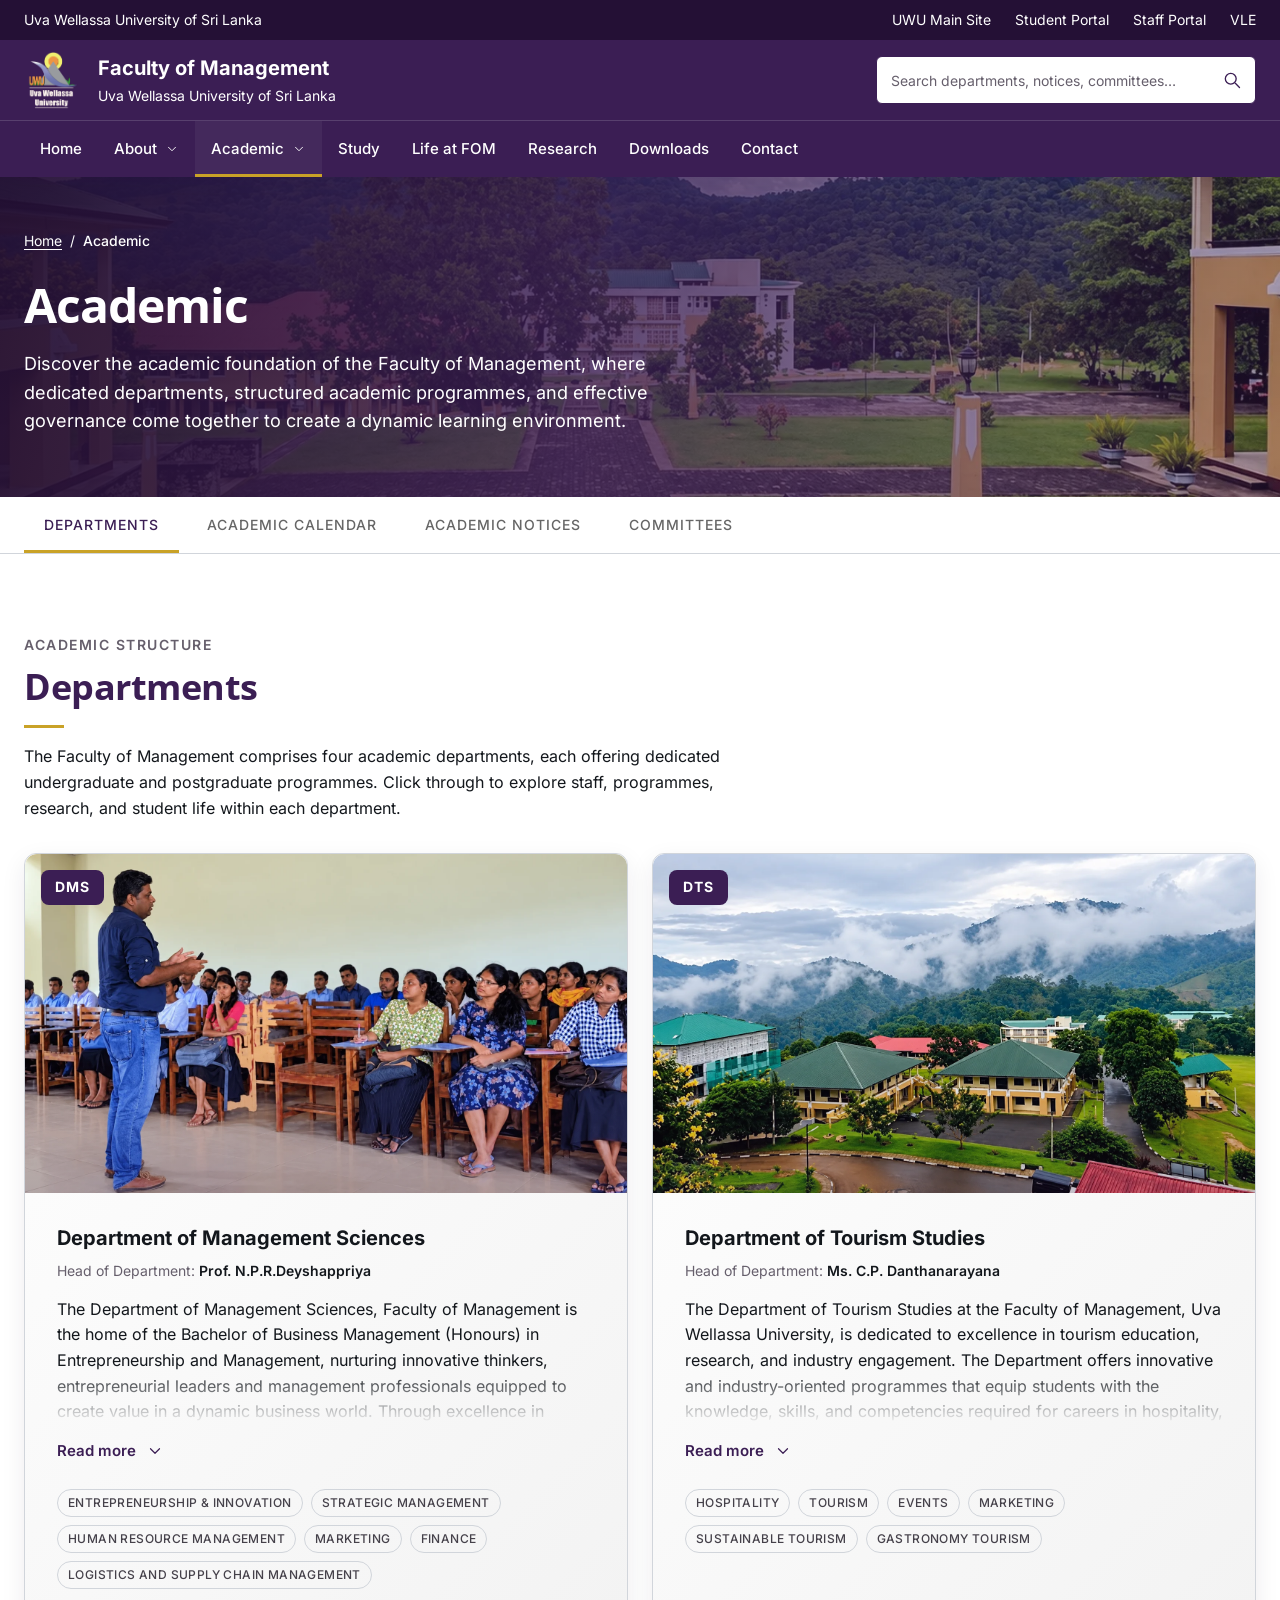
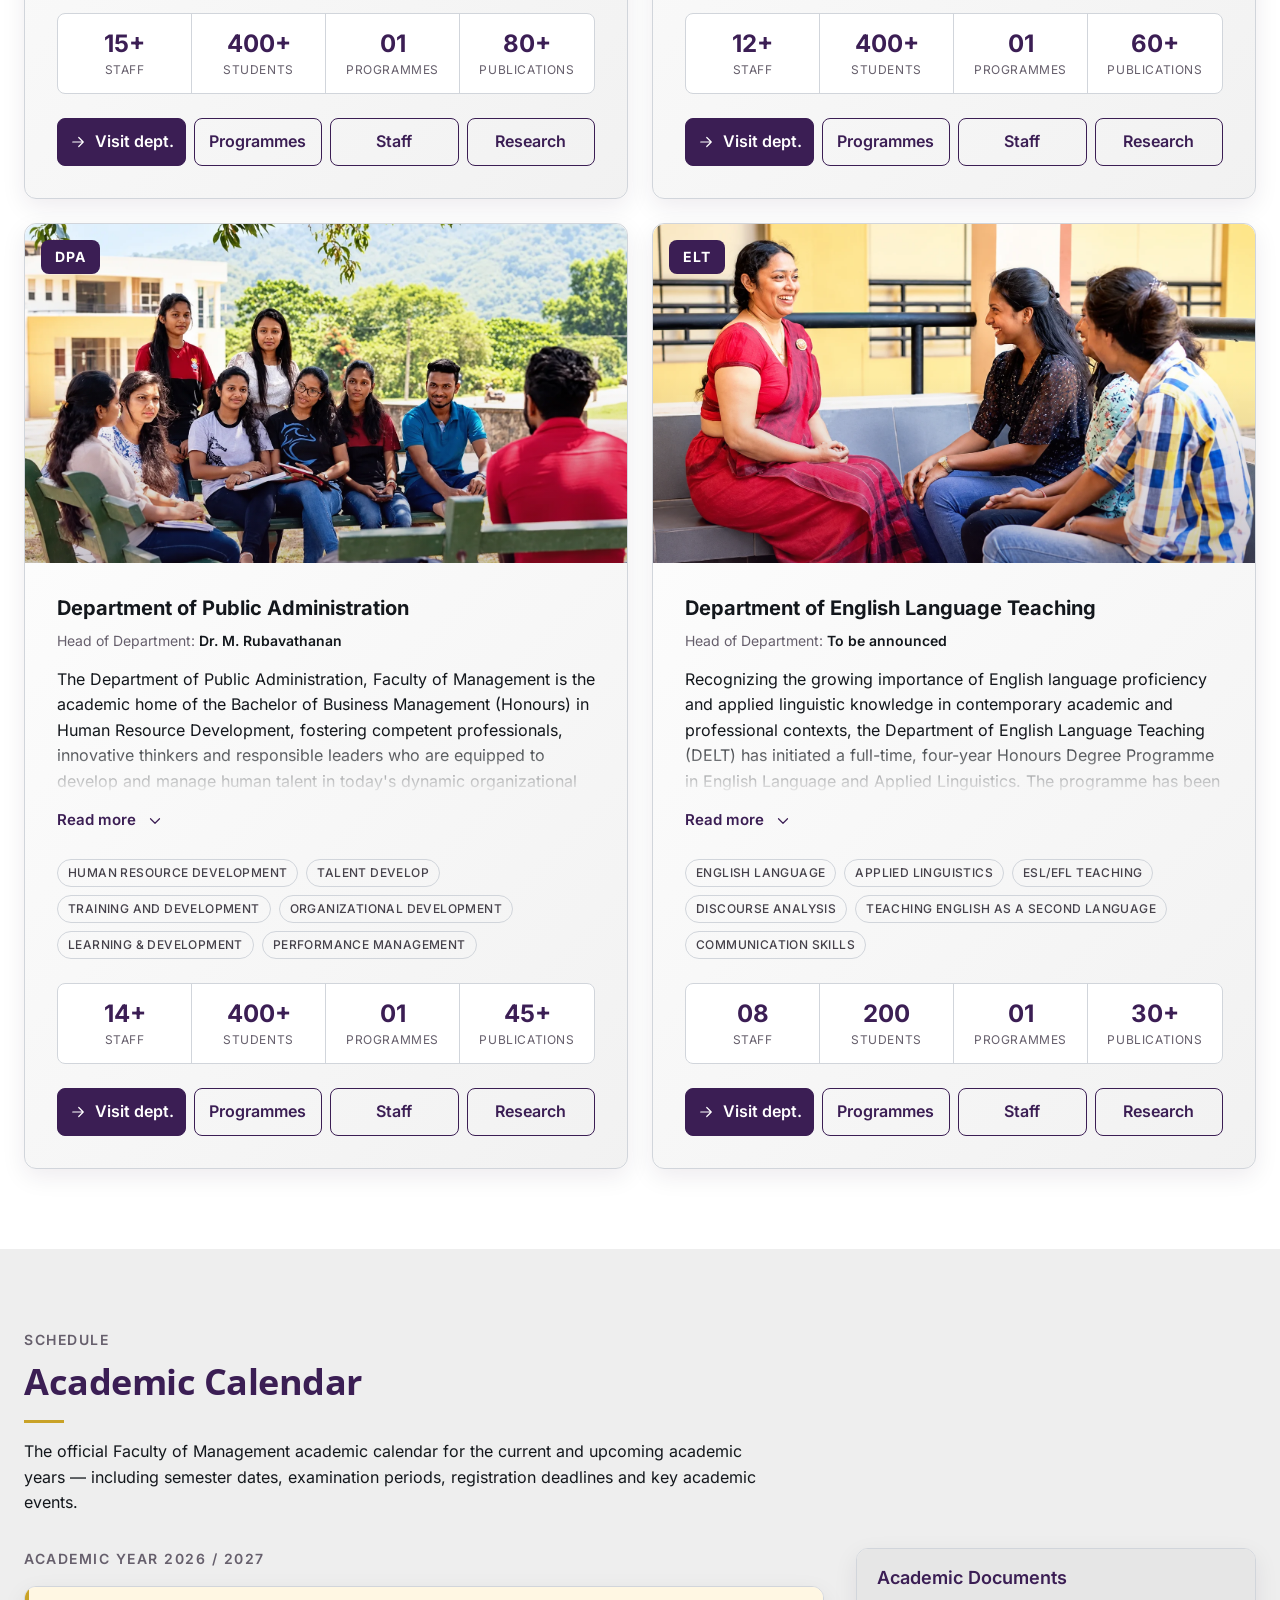
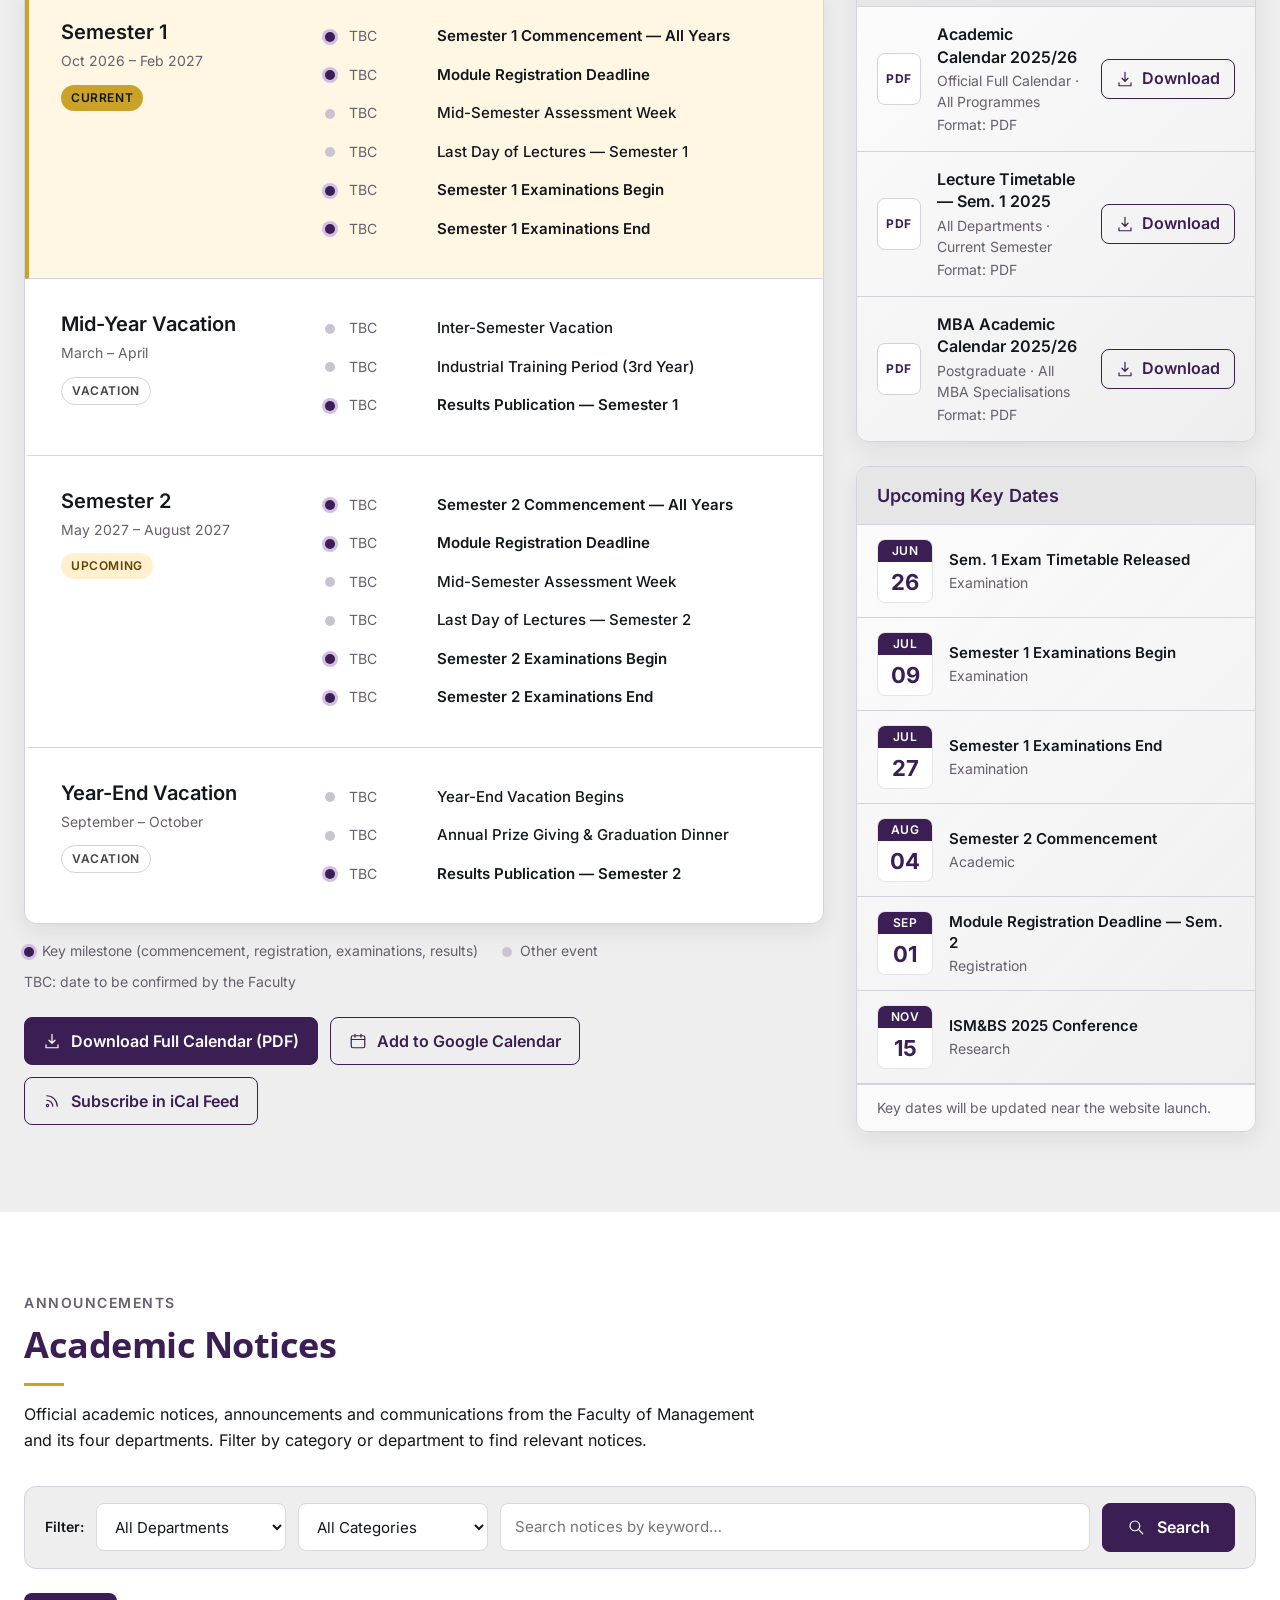
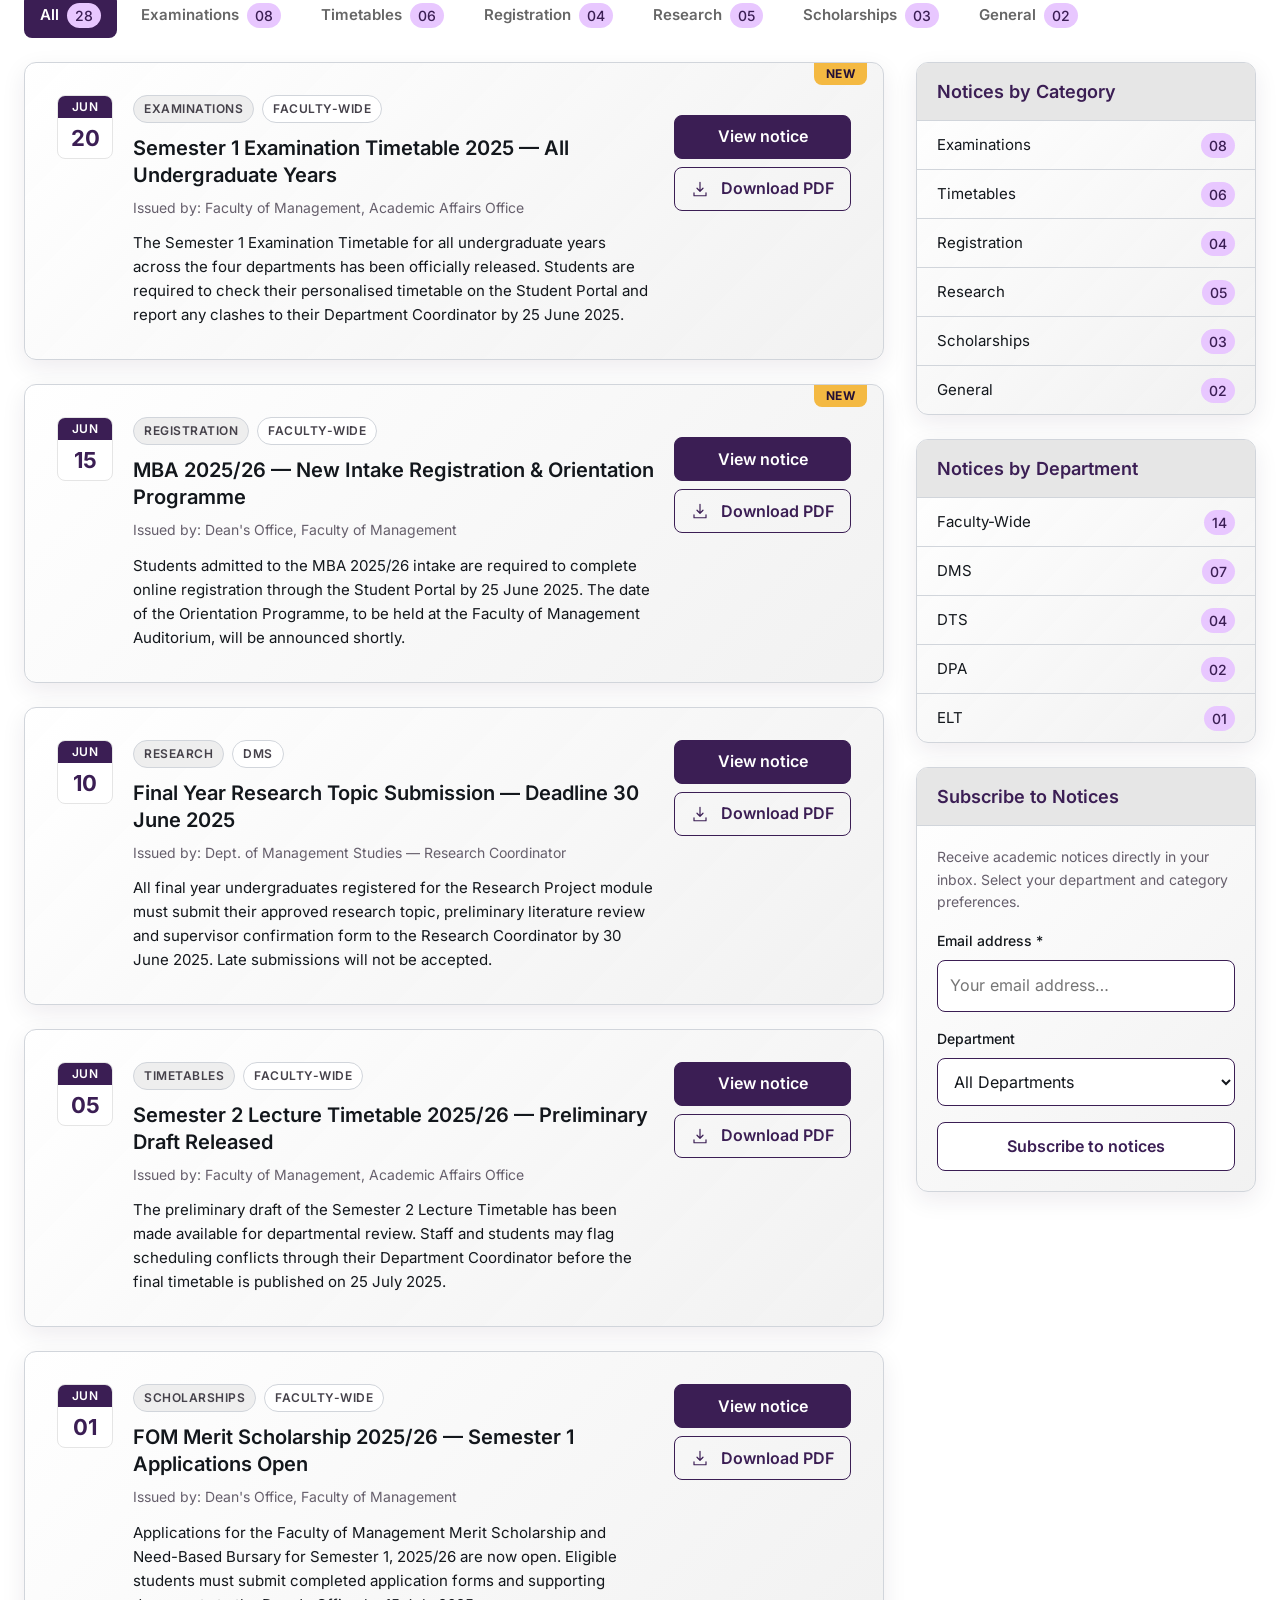
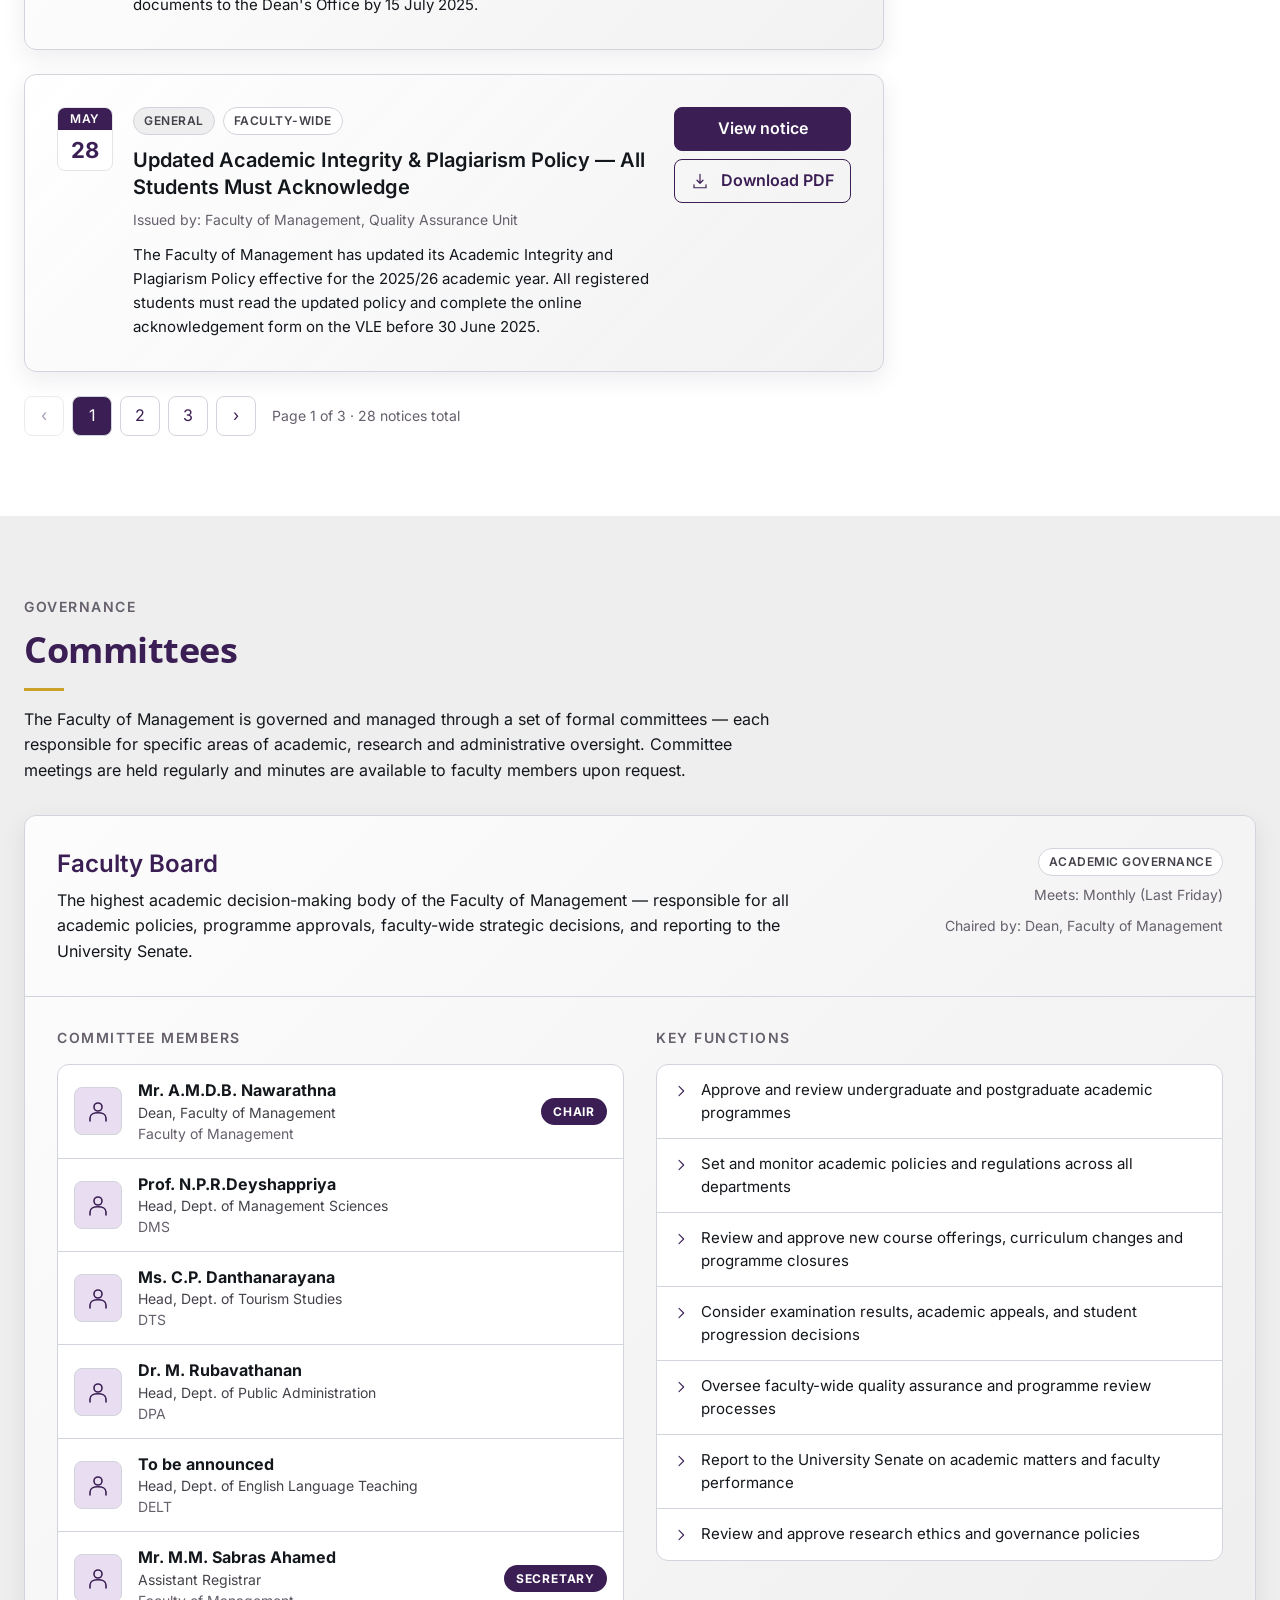
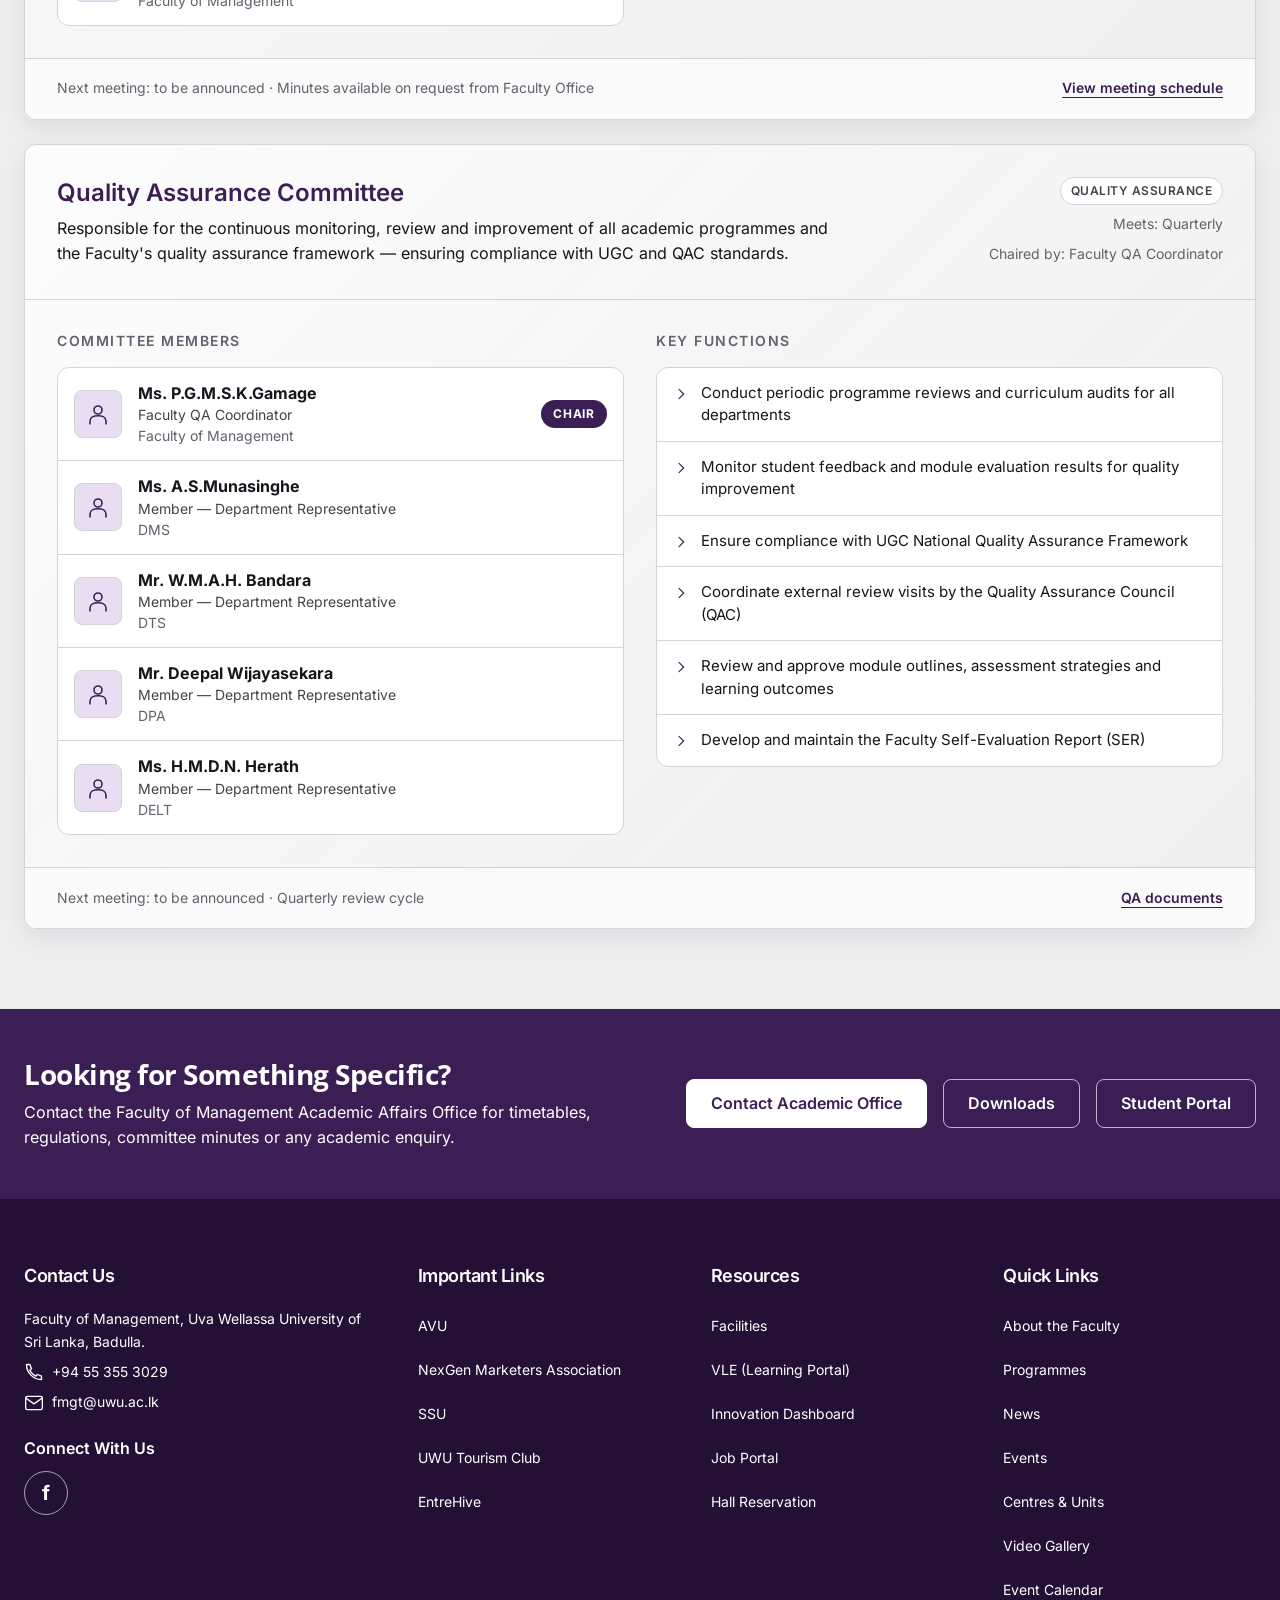
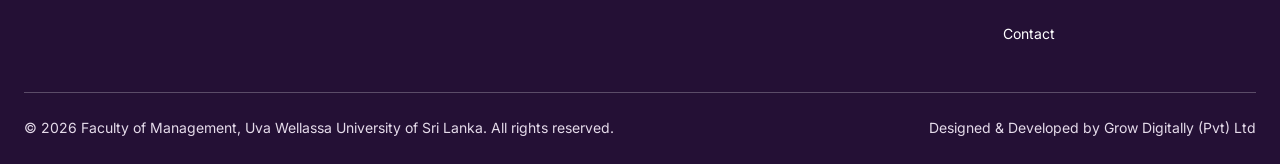
<file: academic.html>
<!doctype html>
<html lang="en">
  <head>
    <meta charset="utf-8" />
    <meta content="width=device-width, initial-scale=1" name="viewport" />
    <title>Academic | Faculty of Management – Uva Wellassa University</title>
    <meta content="Explore the Faculty of Management at Uva Wellassa University, offering quality management education, academic programmes, innovative learning, and opportunities for student growth and development." name="description" />
    <meta content="#3B1E54" name="theme-color" />
    <meta content="website" property="og:type" />
    <meta content="en_GB" property="og:locale" />
    <meta content="Faculty of Management — Uva Wellassa University" property="og:site_name" />
    <meta content="Academic | Faculty of Management – Uva Wellassa University" property="og:title" />
    <meta content="Explore the Faculty of Management at Uva Wellassa University, offering quality management education, academic programmes, innovative learning, and opportunities for student growth and development." property="og:description" />
    <meta content="summary_large_image" name="twitter:card" />
    <!-- RELEASE CONFIGURATION: set canonical, og:url and a publicly hosted og:image to the verified production URLs once the domain and faculty-approved share artwork are confirmed. -->
    <script type="application/ld+json">
      {
        "@context": "https://schema.org",
        "@type": "CollectionPage",
        "name": "Academic | Faculty of Management – Uva Wellassa University",
        "inLanguage": "en",
        "about": {
          "@type": "EducationalOrganization",
          "name": "Faculty of Management",
          "parentOrganization": { "@type": "CollegeOrUniversity", "name": "Uva Wellassa University of Sri Lanka" }
        }
      }
    </script>
    <link href="assets/icon-16x16.png" rel="icon" sizes="16x16" type="image/png" />
    <link href="assets/icon-32x32.png" rel="icon" sizes="32x32" type="image/png" />
    <link href="assets/apple-touch-icon-180x180.png" rel="apple-touch-icon" sizes="180x180" />
    <link href="assets/icon-192x192.png" rel="icon" sizes="192x192" type="image/png" />
    <link href="assets/icon-512x512.png" rel="icon" sizes="512x512" type="image/png" />
    <link href="assets/fonts.css" rel="stylesheet" />
    <link href="assets/base.css" rel="stylesheet" />
    <link href="assets/academic.css" rel="stylesheet" />
    <noscript><style>.dept-copy{max-height:none!important;-webkit-mask-image:none!important;mask-image:none!important}.dept-toggle{display:none}.tag-list .extra{display:inline-flex!important}</style></noscript>
  </head>
  <body>
    <!--
ACADEMIC PAGE — Design Brand Kit v2.0 alignment notes
Layout follows the approved low-fidelity wireframe (academic.png); copy follows the Academic Page Content Requirement Sheet.
Header, navigation, dialogs, footer and tokens are shared with index.html through assets/base.css.
Committees: only the Faculty Board and Quality Assurance Committee are shown (the sheet marks the other three "do not include").
Pending items (no file / URL / date supplied yet) open an explanatory dialog instead of a dead link: department sub-pages, all PDFs, calendar feeds,
semester event dates (shown as TBC), next-meeting dates, DELT Head of Department, committee member photographs.
-->
    <a class="skip-link" href="#main">Skip to main content</a>
    <div class="utility">
      <div class="container">
        <span>Uva Wellassa University of Sri Lanka</span>
        <div class="utility-links">
          <a href="https://www.uwu.ac.lk/" rel="noopener" target="_blank">UWU Main Site<span class="sr-only"> (opens in a new tab)</span></a><a href="https://fom.www.uwu.ac.lk/student-portal/" rel="noopener" target="_blank">Student Portal<span class="sr-only"> (opens in a new tab)</span></a><a href="https://fom.www.uwu.ac.lk/staff/" rel="noopener" target="_blank">Staff Portal<span class="sr-only"> (opens in a new tab)</span></a><a href="https://vle.uwu.ac.lk/" rel="noopener" target="_blank">VLE<span class="sr-only"> (opens in a new tab)</span></a>
        </div>
      </div>
    </div>
    <aside class="announcement" hidden="" id="faculty-announcement">
      <div class="container">
        <p></p>
        <button aria-label="Dismiss announcement" class="icon-button" type="button">×</button>
      </div>
    </aside>
    <header class="identity" id="top">
      <div class="container">
        <a class="brand" href="index.html">
          <span class="logo-box"><img alt="Uva Wellassa University of Sri Lanka" decoding="async" height="2048" loading="eager" src="assets/logo.png" width="1851" /></span>
          <span><strong>Faculty of Management</strong><small>Uva Wellassa University of Sri Lanka</small></span>
        </a>
        <button aria-controls="navigation" aria-expanded="false" aria-label="Open navigation" class="icon-button menu-toggle" type="button"><svg aria-hidden="true" class="icon" fill="none" stroke="currentColor" stroke-linecap="round" stroke-linejoin="round" stroke-width="1.6" viewBox="0 0 24 24"><path d="M3 6h18M3 12h18M3 18h18"></path></svg></button>
        <form class="search" role="search">
          <label for="site-search">Search this page</label>
          <input id="site-search" placeholder="Search departments, notices, committees…" required="" type="search" />
          <button aria-label="Search" type="submit"><svg aria-hidden="true" class="icon" fill="none" stroke="currentColor" stroke-linecap="round" stroke-linejoin="round" stroke-width="1.6" viewBox="0 0 24 24"><circle cx="10.5" cy="10.5" r="6.5"></circle><path d="m16 16 5 5"></path></svg></button>
        </form>
      </div>
    </header>
    <button aria-label="Close navigation" class="nav-backdrop" hidden="" id="nav-backdrop" tabindex="-1" type="button"></button>
    <nav aria-label="Main navigation" class="navigation" id="navigation">
      <div class="mobile-nav-heading">
        <span>Faculty menu</span>
        <button aria-label="Close navigation" class="icon-button" id="close-navigation" type="button">×</button>
      </div>
      <div class="container">
        <a class="nav-link" href="index.html">Home</a>
        <details class="nav-item">
          <summary>About<svg aria-hidden="true" class="icon" fill="none" stroke="currentColor" stroke-linecap="round" stroke-linejoin="round" stroke-width="1.6" viewBox="0 0 24 24"><path d="m6 9 6 6 6-6"></path></svg></summary>
          <div class="nav-dropdown"><a href="index.html#about">About the faculty</a><a href="index.html#alumni">Alumni spotlight</a></div>
        </details>
        <details class="nav-item active">
          <summary>Academic<svg aria-hidden="true" class="icon" fill="none" stroke="currentColor" stroke-linecap="round" stroke-linejoin="round" stroke-width="1.6" viewBox="0 0 24 24"><path d="m6 9 6 6 6-6"></path></svg></summary>
          <div class="nav-dropdown"><a href="#departments">Departments</a><a href="#calendar">Academic Calendar</a><a href="#notices">Academic Notices</a><a href="#committees">Committees</a></div>
        </details>
        <a class="nav-link" href="study.html">Study</a>
        <a class="nav-link" href="life-at-fom.html">Life at FOM</a>
        <a class="nav-link" href="research.html">Research</a>
        <a class="nav-link" href="downloads.html">Downloads</a>
        <a class="nav-link" href="contact.html">Contact</a>
      </div>
    </nav>
    <main id="main" tabindex="-1">
      <section class="page-banner" aria-labelledby="page-title">
        <div class="container">
          <div class="page-banner-copy">
            <nav aria-label="Breadcrumb" class="breadcrumb"><a href="index.html">Home</a><span aria-hidden="true">/</span><span aria-current="page">Academic</span></nav>
            <h1 id="page-title">Academic</h1>
            <p>Discover the academic foundation of the Faculty of Management, where dedicated departments, structured academic programmes, and effective governance come together to create a dynamic learning environment.</p>
          </div>
        </div>
        <div class="page-banner-media">
          <img src="hero/slide1.webp" alt="Pathway through the gardens of the Uva Wellassa University campus in Badulla" width="1448" height="1086" decoding="async" loading="eager" />
        </div>
      </section>

      <nav class="page-tabs" id="page-tabs" aria-label="Academic page sections">
        <div class="container">
          <a href="#departments" aria-current="true">Departments</a>
          <a href="#calendar">Academic Calendar</a>
          <a href="#notices">Academic Notices</a>
          <a href="#committees">Committees</a>
        </div>
      </nav>

      <section class="content-section academic-section" id="departments" aria-labelledby="departments-title">
        <div class="container">
          <div class="section-heading">
            <div>
              <p class="eyebrow">Academic Structure</p>
              <h2 id="departments-title">Departments</h2>
              <span class="gold-line"></span>
            </div>
          </div>
          <p class="section-intro">The Faculty of Management comprises four academic departments, each offering dedicated undergraduate and postgraduate programmes. Click through to explore staff, programmes, research, and student life within each department.</p>
          <div class="dept-grid">
          <article class="dept-card card" data-search="Department of Management Sciences" id="dept-dms">
            <div class="dept-media">
              <span class="dept-badge">DMS</span>
              <img src="courses/course6.webp" alt="Students attending a lecture in the Faculty of Management" width="1536" height="864" loading="lazy" decoding="async" />
            </div>
            <div class="dept-body">
              <h3>Department of Management Sciences</h3>
              <p class="dept-head">Head of Department: <strong>Prof. N.P.R.Deyshappriya</strong></p>
              <div class="dept-copy" id="copy-dms"><p>The Department of Management Sciences, Faculty of Management is the home of the Bachelor of Business Management (Honours) in Entrepreneurship and Management, nurturing innovative thinkers, entrepreneurial leaders and management professionals equipped to create value in a dynamic business world. Through excellence in teaching, research, industry engagement and experiential learning, DMS develops students&#x27; capabilities across entrepreneurship, strategic management, human resource management, marketing, finance, operations and supply chain management, preparing them to transform ideas into sustainable ventures and meaningful business solutions.</p></div>
              <button class="text-link dept-toggle" type="button" aria-expanded="false" aria-controls="copy-dms">
                <span>Read more</span><svg aria-hidden="true" class="icon" fill="none" stroke="currentColor" stroke-linecap="round" stroke-linejoin="round" stroke-width="1.6" viewBox="0 0 24 24"><path d="m6 9 6 6 6-6"></path></svg>
              </button>
              <ul class="tag-list" aria-label="Department of Management Sciences research areas"><li class="chip">Entrepreneurship &amp; Innovation</li><li class="chip">Strategic Management</li><li class="chip">Human Resource Management</li><li class="chip">Marketing</li><li class="chip">Finance</li><li class="chip">Logistics and Supply Chain Management</li></ul>
              <div class="stat-grid" role="group" aria-label="Department of Management Sciences at a glance"><div><strong>15+</strong><span>Staff</span></div><div><strong>400+</strong><span>Students</span></div><div><strong>01</strong><span>Programmes</span></div><div><strong>80+</strong><span>Publications</span></div></div>
              <div class="dept-actions"><a class="btn" href="#" data-pending="Department of Management Sciences website"><svg aria-hidden="true" class="icon" fill="none" stroke="currentColor" stroke-linecap="round" stroke-linejoin="round" stroke-width="1.6" viewBox="0 0 24 24"><path d="M5 12h14m-6-6 6 6-6 6"></path></svg>Visit dept.</a><a class="btn outline" href="#" data-pending="Department of Management Sciences — programmes">Programmes</a><a class="btn outline" href="#" data-pending="Department of Management Sciences — staff">Staff</a><a class="btn outline" href="#" data-pending="Department of Management Sciences — research">Research</a></div>
            </div>
          </article>
          <article class="dept-card card" data-search="Department of Tourism Studies" id="dept-dts">
            <div class="dept-media">
              <span class="dept-badge">DTS</span>
              <img src="hero/slide3.webp" alt="Misty hills and green campus buildings of Uva Wellassa University" width="1536" height="864" loading="lazy" decoding="async" />
            </div>
            <div class="dept-body">
              <h3>Department of Tourism Studies</h3>
              <p class="dept-head">Head of Department: <strong>Ms. C.P. Danthanarayana</strong></p>
              <div class="dept-copy" id="copy-dts"><p>The Department of Tourism Studies at the Faculty of Management, Uva Wellassa University, is dedicated to excellence in tourism education, research, and industry engagement. The Department offers innovative and industry-oriented programmes that equip students with the knowledge, skills, and competencies required for careers in hospitality, tourism, and events management. With a strong emphasis on sustainability, entrepreneurship, digital transformation, and experiential learning, the Department promotes responsible tourism development while addressing emerging industry trends. Through academic excellence, research collaborations, field-based learning, events and strong partnerships with tourism stakeholders, the Department contributes to developing skilled professionals and advancing the sustainable tourism sector in Sri Lanka and beyond.</p></div>
              <button class="text-link dept-toggle" type="button" aria-expanded="false" aria-controls="copy-dts">
                <span>Read more</span><svg aria-hidden="true" class="icon" fill="none" stroke="currentColor" stroke-linecap="round" stroke-linejoin="round" stroke-width="1.6" viewBox="0 0 24 24"><path d="m6 9 6 6 6-6"></path></svg>
              </button>
              <ul class="tag-list" aria-label="Department of Tourism Studies research areas"><li class="chip">Hospitality</li><li class="chip">Tourism</li><li class="chip">Events</li><li class="chip">Marketing</li><li class="chip">Sustainable tourism</li><li class="chip">Gastronomy tourism</li><li class="chip extra">Travel</li><li class="chip extra">MICE tourism</li><li class="chip extra">Human Resource Management</li><li class="chip extra">Entrepreneurship</li><li class="chip extra">Destination management</li></ul>
              <div class="stat-grid" role="group" aria-label="Department of Tourism Studies at a glance"><div><strong>12+</strong><span>Staff</span></div><div><strong>400+</strong><span>Students</span></div><div><strong>01</strong><span>Programmes</span></div><div><strong>60+</strong><span>Publications</span></div></div>
              <div class="dept-actions"><a class="btn" href="#" data-pending="Department of Tourism Studies website"><svg aria-hidden="true" class="icon" fill="none" stroke="currentColor" stroke-linecap="round" stroke-linejoin="round" stroke-width="1.6" viewBox="0 0 24 24"><path d="M5 12h14m-6-6 6 6-6 6"></path></svg>Visit dept.</a><a class="btn outline" href="#" data-pending="Department of Tourism Studies — programmes">Programmes</a><a class="btn outline" href="#" data-pending="Department of Tourism Studies — staff">Staff</a><a class="btn outline" href="#" data-pending="Department of Tourism Studies — research">Research</a></div>
            </div>
          </article>
          <article class="dept-card card" data-search="Department of Public Administration" id="dept-dpa">
            <div class="dept-media">
              <span class="dept-badge">DPA</span>
              <img src="courses/course2.webp" alt="Students studying together outdoors on the Uva Wellassa University campus" width="1536" height="864" loading="lazy" decoding="async" />
            </div>
            <div class="dept-body">
              <h3>Department of Public Administration</h3>
              <p class="dept-head">Head of Department: <strong>Dr. M. Rubavathanan</strong></p>
              <div class="dept-copy" id="copy-dpa"><p>The Department of Public Administration, Faculty of Management is the academic home of the Bachelor of Business Management (Honours) in Human Resource Development, fostering competent professionals, innovative thinkers and responsible leaders who are equipped to develop and manage human talent in today&#x27;s dynamic organizational environment. Through excellence in teaching, research, public and industry engagement, and experiential learning, the Department equips students with knowledge and skills in human resource, organizational development, employee relations, talent management, performance management, training and development, strategic human resource planning and public administration. The programme prepares graduates to effectively lead and develop people, build productive and inclusive workplaces, and contribute to the sustainable growth and success of public, private and non-governmental organizations.</p></div>
              <button class="text-link dept-toggle" type="button" aria-expanded="false" aria-controls="copy-dpa">
                <span>Read more</span><svg aria-hidden="true" class="icon" fill="none" stroke="currentColor" stroke-linecap="round" stroke-linejoin="round" stroke-width="1.6" viewBox="0 0 24 24"><path d="m6 9 6 6 6-6"></path></svg>
              </button>
              <ul class="tag-list" aria-label="Department of Public Administration research areas"><li class="chip">Human Resource Development</li><li class="chip">Talent Develop</li><li class="chip">Training and Development</li><li class="chip">Organizational Development</li><li class="chip">Learning &amp; Development</li><li class="chip">Performance Management</li><li class="chip extra">Strategic HRD</li><li class="chip extra">Human Capital Development</li></ul>
              <div class="stat-grid" role="group" aria-label="Department of Public Administration at a glance"><div><strong>14+</strong><span>Staff</span></div><div><strong>400+</strong><span>Students</span></div><div><strong>01</strong><span>Programmes</span></div><div><strong>45+</strong><span>Publications</span></div></div>
              <div class="dept-actions"><a class="btn" href="#" data-pending="Department of Public Administration website"><svg aria-hidden="true" class="icon" fill="none" stroke="currentColor" stroke-linecap="round" stroke-linejoin="round" stroke-width="1.6" viewBox="0 0 24 24"><path d="M5 12h14m-6-6 6 6-6 6"></path></svg>Visit dept.</a><a class="btn outline" href="#" data-pending="Department of Public Administration — programmes">Programmes</a><a class="btn outline" href="#" data-pending="Department of Public Administration — staff">Staff</a><a class="btn outline" href="#" data-pending="Department of Public Administration — research">Research</a></div>
            </div>
          </article>
          <article class="dept-card card" data-search="Department of English Language Teaching" id="dept-elt">
            <div class="dept-media">
              <span class="dept-badge">ELT</span>
              <img src="courses/course4.webp" alt="Students and a lecturer in conversation at the Faculty of Management" width="1536" height="864" loading="lazy" decoding="async" />
            </div>
            <div class="dept-body">
              <h3>Department of English Language Teaching</h3>
              <p class="dept-head">Head of Department: <strong>To be announced</strong></p>
              <div class="dept-copy" id="copy-elt"><p>Recognizing the growing importance of English language proficiency and applied linguistic knowledge in contemporary academic and professional contexts, the Department of English Language Teaching (DELT) has initiated a full-time, four-year Honours Degree Programme in English Language and Applied Linguistics. The programme has been designed to provide undergraduates with a comprehensive understanding of English Language and Applied Linguistics while preparing them to apply their knowledge effectively in diverse professional and social contexts.</p><p>A central feature of the programme is the development of students&#x27; English language competencies, particularly in communication, advanced reading, and academic and professional writing. Alongside language proficiency, students are introduced to the scientific study of language and its practical applications, enabling them to understand linguistic phenomena and employ such knowledge in addressing real-world communication needs. The curriculum also provides opportunities for students to develop analytical and problem-solving abilities, IT literacy, presentation skills, and competencies related to organizing, planning, and implementing activities.</p><p>The programme extends beyond disciplinary knowledge by fostering a range of transferable and professional competencies. Through academic, practical, and research-oriented learning experiences, students are encouraged to develop research skills, reflective practices, leadership qualities, and decision-making capabilities. Particular attention is also given to sector-specific competencies, adaptability, and the cultivation of appropriate attitudes and mindsets required to respond confidently to changing workplace and societal demands.</p><p>Moreover, DELT seeks to create an educational environment in which students can transform their knowledge and skills into creativity, innovation, and entrepreneurial potential. The programme therefore encourages undergraduates to become independent thinkers, effective communicators, innovative problem-solvers, and adaptable professionals who are capable of identifying opportunities and responding constructively to emerging challenges. In doing so, the programme aims to empower a deserving and motivated group of undergraduates to pursue diverse career pathways while making a meaningful contribution to society.</p><p>The overall orientation of the programme is firmly grounded in the vision of Uva Wellassa University (UWU), “To be the Centre of Excellence for Value Addition to National Resources Base.” In parallel, its academic and professional objectives are directed towards fulfilling the University&#x27;s mission, “To produce well-rounded, employable and entrepreneurial graduates equipped with knowledge, skills, values and attitudes to make an outstanding contribution to the national development whilst excelling in teaching, learning and research with a strong emphasis on value addition to the national resources.”</p><p>Thus, the Bachelor of Honours Degree Programme in English Language and Applied Linguistics is conceived as a holistic undergraduate programme that integrates disciplinary knowledge, language proficiency, professional competencies, entrepreneurial capabilities, and personal development. Ultimately, it aims to produce graduates who are not only academically competent but also employable, innovative, adaptable, reflective, and capable of assuming leadership and decision-making roles in their chosen fields while contributing effectively to national development.</p></div>
              <button class="text-link dept-toggle" type="button" aria-expanded="false" aria-controls="copy-elt">
                <span>Read more</span><svg aria-hidden="true" class="icon" fill="none" stroke="currentColor" stroke-linecap="round" stroke-linejoin="round" stroke-width="1.6" viewBox="0 0 24 24"><path d="m6 9 6 6 6-6"></path></svg>
              </button>
              <ul class="tag-list" aria-label="Department of English Language Teaching research areas"><li class="chip">English Language</li><li class="chip">Applied Linguistics</li><li class="chip">ESL/EFL teaching</li><li class="chip">Discourse analysis</li><li class="chip">Teaching English as a Second Language</li><li class="chip">Communication Skills</li><li class="chip extra">Business English</li><li class="chip extra">Language Assessment methods</li><li class="chip extra">World Englishes</li><li class="chip extra">Sociolinguistics</li><li class="chip extra">Psycholinguistics</li><li class="chip extra">Forensic Linguistics</li></ul>
              <div class="stat-grid" role="group" aria-label="Department of English Language Teaching at a glance"><div><strong>08</strong><span>Staff</span></div><div><strong>200</strong><span>Students</span></div><div><strong>01</strong><span>Programmes</span></div><div><strong>30+</strong><span>Publications</span></div></div>
              <div class="dept-actions"><a class="btn" href="#" data-pending="Department of English Language Teaching website"><svg aria-hidden="true" class="icon" fill="none" stroke="currentColor" stroke-linecap="round" stroke-linejoin="round" stroke-width="1.6" viewBox="0 0 24 24"><path d="M5 12h14m-6-6 6 6-6 6"></path></svg>Visit dept.</a><a class="btn outline" href="#" data-pending="Department of English Language Teaching — programmes">Programmes</a><a class="btn outline" href="#" data-pending="Department of English Language Teaching — staff">Staff</a><a class="btn outline" href="#" data-pending="Department of English Language Teaching — research">Research</a></div>
            </div>
          </article>
          </div>
        </div>
      </section>

      <section class="content-section academic-section band-gray" id="calendar" aria-labelledby="calendar-title">
        <div class="container">
          <div class="section-heading">
            <div>
              <p class="eyebrow">Schedule</p>
              <h2 id="calendar-title">Academic Calendar</h2>
              <span class="gold-line"></span>
            </div>
          </div>
          <p class="section-intro">The official Faculty of Management academic calendar for the current and upcoming academic years — including semester dates, examination periods, registration deadlines and key academic events.</p>
          <div class="calendar-layout-academic">
            <div>
              <p class="year-label">Academic Year 2026 / 2027</p>
              <ol class="period-list">
              <li class="period current" aria-current="true" data-search="Semester 1 Oct 2026 – Feb 2027">
                <div class="period-head">
                  <h3>Semester 1</h3>
                  <p class="period-dates">Oct 2026 – Feb 2027</p>
                  <span class="status-badge current">Current</span>
                </div>
                <ul class="event-list"><li class="milestone"><span class="marker" aria-hidden="true"></span><span class="when">TBC</span><span class="what">Semester 1 Commencement — All Years</span></li><li class="milestone"><span class="marker" aria-hidden="true"></span><span class="when">TBC</span><span class="what">Module Registration Deadline</span></li><li class=""><span class="marker" aria-hidden="true"></span><span class="when">TBC</span><span class="what">Mid-Semester Assessment Week</span></li><li class=""><span class="marker" aria-hidden="true"></span><span class="when">TBC</span><span class="what">Last Day of Lectures — Semester 1</span></li><li class="milestone"><span class="marker" aria-hidden="true"></span><span class="when">TBC</span><span class="what">Semester 1 Examinations Begin</span></li><li class="milestone"><span class="marker" aria-hidden="true"></span><span class="when">TBC</span><span class="what">Semester 1 Examinations End</span></li></ul>
              </li>
              <li class="period" data-search="Mid-Year Vacation March – April">
                <div class="period-head">
                  <h3>Mid-Year Vacation</h3>
                  <p class="period-dates">March – April</p>
                  <span class="status-badge vacation">Vacation</span>
                </div>
                <ul class="event-list"><li class=""><span class="marker" aria-hidden="true"></span><span class="when">TBC</span><span class="what">Inter-Semester Vacation</span></li><li class=""><span class="marker" aria-hidden="true"></span><span class="when">TBC</span><span class="what">Industrial Training Period (3rd Year)</span></li><li class="milestone"><span class="marker" aria-hidden="true"></span><span class="when">TBC</span><span class="what">Results Publication — Semester 1</span></li></ul>
              </li>
              <li class="period" data-search="Semester 2 May 2027 – August 2027">
                <div class="period-head">
                  <h3>Semester 2</h3>
                  <p class="period-dates">May 2027 – August 2027</p>
                  <span class="status-badge upcoming">Upcoming</span>
                </div>
                <ul class="event-list"><li class="milestone"><span class="marker" aria-hidden="true"></span><span class="when">TBC</span><span class="what">Semester 2 Commencement — All Years</span></li><li class="milestone"><span class="marker" aria-hidden="true"></span><span class="when">TBC</span><span class="what">Module Registration Deadline</span></li><li class=""><span class="marker" aria-hidden="true"></span><span class="when">TBC</span><span class="what">Mid-Semester Assessment Week</span></li><li class=""><span class="marker" aria-hidden="true"></span><span class="when">TBC</span><span class="what">Last Day of Lectures — Semester 2</span></li><li class="milestone"><span class="marker" aria-hidden="true"></span><span class="when">TBC</span><span class="what">Semester 2 Examinations Begin</span></li><li class="milestone"><span class="marker" aria-hidden="true"></span><span class="when">TBC</span><span class="what">Semester 2 Examinations End</span></li></ul>
              </li>
              <li class="period" data-search="Year-End Vacation September – October">
                <div class="period-head">
                  <h3>Year-End Vacation</h3>
                  <p class="period-dates">September – October</p>
                  <span class="status-badge vacation">Vacation</span>
                </div>
                <ul class="event-list"><li class=""><span class="marker" aria-hidden="true"></span><span class="when">TBC</span><span class="what">Year-End Vacation Begins</span></li><li class=""><span class="marker" aria-hidden="true"></span><span class="when">TBC</span><span class="what">Annual Prize Giving &amp; Graduation Dinner</span></li><li class="milestone"><span class="marker" aria-hidden="true"></span><span class="when">TBC</span><span class="what">Results Publication — Semester 2</span></li></ul>
              </li>
              </ol>
              <div class="calendar-key" aria-label="Timeline key">
                <span><span class="marker milestone" aria-hidden="true"></span>Key milestone (commencement, registration, examinations, results)</span>
                <span><span class="marker" aria-hidden="true"></span>Other event</span>
                <span>TBC: date to be confirmed by the Faculty</span>
              </div>
              <div class="actions calendar-actions">
                <a class="btn" href="#" data-pending="Full academic calendar (PDF)"><svg aria-hidden="true" class="icon" fill="none" stroke="currentColor" stroke-linecap="round" stroke-linejoin="round" stroke-width="1.6" viewBox="0 0 24 24"><path d="M12 3v12m-4-4 4 4 4-4M4 17v4h16v-4"></path></svg>Download Full Calendar (PDF)</a>
                <a class="btn outline" href="#" data-pending="Google Calendar link"><svg aria-hidden="true" class="icon" fill="none" stroke="currentColor" stroke-linecap="round" stroke-linejoin="round" stroke-width="1.6" viewBox="0 0 24 24"><rect x="3" y="5" width="18" height="16" rx="2"></rect><path d="M3 10h18M8 3v4M16 3v4"></path></svg>Add to Google Calendar</a>
                <a class="btn outline" href="#" data-pending="iCal feed"><svg aria-hidden="true" class="icon" fill="none" stroke="currentColor" stroke-linecap="round" stroke-linejoin="round" stroke-width="1.6" viewBox="0 0 24 24"><path d="M5 5a14 14 0 0 1 14 14M5 11a8 8 0 0 1 8 8"></path><circle cx="6" cy="18" r="1.5"></circle></svg>Subscribe in iCal Feed</a>
              </div>
            </div>
            <div class="side-stack">
              <section class="side-card card" aria-labelledby="docs-title">
                <h3 id="docs-title">Academic Documents</h3>
              <div class="doc-item" data-search="Academic Calendar 2025/26">
                <span class="file-icon" aria-hidden="true">PDF</span>
                <div><h4>Academic Calendar 2025/26</h4><p>Official Full Calendar · All Programmes</p><p>Format: PDF</p></div>
                <a class="btn outline small" href="#" data-pending="PDF for “Academic Calendar 2025/26”" aria-label="Download Academic Calendar 2025/26 (PDF)"><svg aria-hidden="true" class="icon" fill="none" stroke="currentColor" stroke-linecap="round" stroke-linejoin="round" stroke-width="1.6" viewBox="0 0 24 24"><path d="M12 3v12m-4-4 4 4 4-4M4 17v4h16v-4"></path></svg>Download</a>
              </div>
              <div class="doc-item" data-search="Lecture Timetable — Sem. 1 2025">
                <span class="file-icon" aria-hidden="true">PDF</span>
                <div><h4>Lecture Timetable — Sem. 1 2025</h4><p>All Departments · Current Semester</p><p>Format: PDF</p></div>
                <a class="btn outline small" href="#" data-pending="PDF for “Lecture Timetable — Sem. 1 2025”" aria-label="Download Lecture Timetable — Sem. 1 2025 (PDF)"><svg aria-hidden="true" class="icon" fill="none" stroke="currentColor" stroke-linecap="round" stroke-linejoin="round" stroke-width="1.6" viewBox="0 0 24 24"><path d="M12 3v12m-4-4 4 4 4-4M4 17v4h16v-4"></path></svg>Download</a>
              </div>
              <div class="doc-item" data-search="MBA Academic Calendar 2025/26">
                <span class="file-icon" aria-hidden="true">PDF</span>
                <div><h4>MBA Academic Calendar 2025/26</h4><p>Postgraduate · All MBA Specialisations</p><p>Format: PDF</p></div>
                <a class="btn outline small" href="#" data-pending="PDF for “MBA Academic Calendar 2025/26”" aria-label="Download MBA Academic Calendar 2025/26 (PDF)"><svg aria-hidden="true" class="icon" fill="none" stroke="currentColor" stroke-linecap="round" stroke-linejoin="round" stroke-width="1.6" viewBox="0 0 24 24"><path d="M12 3v12m-4-4 4 4 4-4M4 17v4h16v-4"></path></svg>Download</a>
              </div>
              </section>
              <section class="side-card card" aria-labelledby="keydates-title">
                <h3 id="keydates-title">Upcoming Key Dates</h3>
              <div class="date-row"><div class="date-box" aria-hidden="true"><span class="month">Jun</span><span class="day">26</span></div><div><h4>Sem. 1 Exam Timetable Released</h4><p>Examination</p></div></div>
              <div class="date-row"><div class="date-box" aria-hidden="true"><span class="month">Jul</span><span class="day">09</span></div><div><h4>Semester 1 Examinations Begin</h4><p>Examination</p></div></div>
              <div class="date-row"><div class="date-box" aria-hidden="true"><span class="month">Jul</span><span class="day">27</span></div><div><h4>Semester 1 Examinations End</h4><p>Examination</p></div></div>
              <div class="date-row"><div class="date-box" aria-hidden="true"><span class="month">Aug</span><span class="day">04</span></div><div><h4>Semester 2 Commencement</h4><p>Academic</p></div></div>
              <div class="date-row"><div class="date-box" aria-hidden="true"><span class="month">Sep</span><span class="day">01</span></div><div><h4>Module Registration Deadline — Sem. 2</h4><p>Registration</p></div></div>
              <div class="date-row"><div class="date-box" aria-hidden="true"><span class="month">Nov</span><span class="day">15</span></div><div><h4>ISM&amp;BS 2025 Conference</h4><p>Research</p></div></div>
                <p class="date-note">Key dates will be updated near the website launch.</p>
              </section>
            </div>
          </div>
        </div>
      </section>

      <section class="content-section academic-section" id="notices" aria-labelledby="notices-title">
        <div class="container">
          <div class="section-heading">
            <div>
              <p class="eyebrow">Announcements</p>
              <h2 id="notices-title">Academic Notices</h2>
              <span class="gold-line"></span>
            </div>
          </div>
          <p class="section-intro">Official academic notices, announcements and communications from the Faculty of Management and its four departments. Filter by category or department to find relevant notices.</p>
          <form class="notice-filter" id="notice-filter" role="search" aria-label="Filter academic notices">
            <label class="lead" for="filter-dept">Filter:</label>
            <select class="control" id="filter-dept" aria-label="Department"><option value="">All Departments</option><option>Faculty-Wide</option><option>DMS</option><option>DTS</option><option>DPA</option><option>ELT</option></select>
            <select class="control" id="filter-cat" aria-label="Category"><option value="">All Categories</option><option>Examinations</option><option>Timetables</option><option>Registration</option><option>Research</option><option>Scholarships</option><option>General</option></select>
            <input class="control grow" id="filter-q" type="search" placeholder="Search notices by keyword…" aria-label="Search notices by keyword" />
            <button class="btn" type="submit"><svg aria-hidden="true" class="icon" fill="none" stroke="currentColor" stroke-linecap="round" stroke-linejoin="round" stroke-width="1.6" viewBox="0 0 24 24"><circle cx="10.5" cy="10.5" r="6.5"></circle><path d="m16 16 5 5"></path></svg>Search</button>
          </form>
          <div class="filter-tabs notice-tabs" id="notice-tabs" role="group" aria-label="Notice categories"><button type="button" aria-pressed="true" data-cat="">All<span class="count-badge" data-total>28</span></button><button type="button" aria-pressed="false" data-cat="Examinations">Examinations<span class="count-badge">08</span></button><button type="button" aria-pressed="false" data-cat="Timetables">Timetables<span class="count-badge">06</span></button><button type="button" aria-pressed="false" data-cat="Registration">Registration<span class="count-badge">04</span></button><button type="button" aria-pressed="false" data-cat="Research">Research<span class="count-badge">05</span></button><button type="button" aria-pressed="false" data-cat="Scholarships">Scholarships<span class="count-badge">03</span></button><button type="button" aria-pressed="false" data-cat="General">General<span class="count-badge">02</span></button></div>
          <div class="notices-layout">
            <div>
              <div class="notice-list" id="notice-list">
              <article class="notice-item card is-new" data-cat="Examinations" data-dept="Faculty-Wide" data-search="Semester 1 Examination Timetable 2025 — All Undergraduate Years" data-text="semester 1 examination timetable 2025 — all undergraduate years the semester 1 examination timetable for all undergraduate years across the four departments has been officially released. students are required to check their personalised timetable on the student portal and report any clashes to their department coordinator by 25 june 2025. faculty of management, academic affairs office">
                <span class="new-badge">New</span>
                <div class="date-box" aria-label="20 Jun"><span class="month">Jun</span><span class="day">20</span></div>
                <div>
                  <div class="notice-chips"><span class="chip cat upper">Examinations</span><span class="chip upper">Faculty-Wide</span></div>
                  <h3>Semester 1 Examination Timetable 2025 — All Undergraduate Years</h3>
                  <p class="notice-issued">Issued by: Faculty of Management, Academic Affairs Office</p>
                  <p class="notice-desc">The Semester 1 Examination Timetable for all undergraduate years across the four departments has been officially released. Students are required to check their personalised timetable on the Student Portal and report any clashes to their Department Coordinator by 25 June 2025.</p>
                </div>
                <div class="notice-actions"><button class="btn small" type="button" data-notice="0">View notice</button><a class="btn outline small" href="#" data-pending="PDF for “Semester 1 Examination Timetable 2025 — All Undergraduate Years”"><svg aria-hidden="true" class="icon" fill="none" stroke="currentColor" stroke-linecap="round" stroke-linejoin="round" stroke-width="1.6" viewBox="0 0 24 24"><path d="M12 3v12m-4-4 4 4 4-4M4 17v4h16v-4"></path></svg>Download PDF</a></div>
              </article>
              <article class="notice-item card is-new" data-cat="Registration" data-dept="Faculty-Wide" data-search="MBA 2025/26 — New Intake Registration &amp; Orientation Programme" data-text="mba 2025/26 — new intake registration &amp; orientation programme students admitted to the mba 2025/26 intake are required to complete online registration through the student portal by 25 june 2025. the date of the orientation programme, to be held at the faculty of management auditorium, will be announced shortly. dean&#x27;s office, faculty of management">
                <span class="new-badge">New</span>
                <div class="date-box" aria-label="15 Jun"><span class="month">Jun</span><span class="day">15</span></div>
                <div>
                  <div class="notice-chips"><span class="chip cat upper">Registration</span><span class="chip upper">Faculty-Wide</span></div>
                  <h3>MBA 2025/26 — New Intake Registration &amp; Orientation Programme</h3>
                  <p class="notice-issued">Issued by: Dean&#x27;s Office, Faculty of Management</p>
                  <p class="notice-desc">Students admitted to the MBA 2025/26 intake are required to complete online registration through the Student Portal by 25 June 2025. The date of the Orientation Programme, to be held at the Faculty of Management Auditorium, will be announced shortly.</p>
                </div>
                <div class="notice-actions"><button class="btn small" type="button" data-notice="1">View notice</button><a class="btn outline small" href="#" data-pending="PDF for “MBA 2025/26 — New Intake Registration &amp; Orientation Programme”"><svg aria-hidden="true" class="icon" fill="none" stroke="currentColor" stroke-linecap="round" stroke-linejoin="round" stroke-width="1.6" viewBox="0 0 24 24"><path d="M12 3v12m-4-4 4 4 4-4M4 17v4h16v-4"></path></svg>Download PDF</a></div>
              </article>
              <article class="notice-item card" data-cat="Research" data-dept="DMS" data-search="Final Year Research Topic Submission — Deadline 30 June 2025" data-text="final year research topic submission — deadline 30 june 2025 all final year undergraduates registered for the research project module must submit their approved research topic, preliminary literature review and supervisor confirmation form to the research coordinator by 30 june 2025. late submissions will not be accepted. dept. of management studies — research coordinator">
                
                <div class="date-box" aria-label="10 Jun"><span class="month">Jun</span><span class="day">10</span></div>
                <div>
                  <div class="notice-chips"><span class="chip cat upper">Research</span><span class="chip upper">DMS</span></div>
                  <h3>Final Year Research Topic Submission — Deadline 30 June 2025</h3>
                  <p class="notice-issued">Issued by: Dept. of Management Studies — Research Coordinator</p>
                  <p class="notice-desc">All final year undergraduates registered for the Research Project module must submit their approved research topic, preliminary literature review and supervisor confirmation form to the Research Coordinator by 30 June 2025. Late submissions will not be accepted.</p>
                </div>
                <div class="notice-actions"><button class="btn small" type="button" data-notice="2">View notice</button><a class="btn outline small" href="#" data-pending="PDF for “Final Year Research Topic Submission — Deadline 30 June 2025”"><svg aria-hidden="true" class="icon" fill="none" stroke="currentColor" stroke-linecap="round" stroke-linejoin="round" stroke-width="1.6" viewBox="0 0 24 24"><path d="M12 3v12m-4-4 4 4 4-4M4 17v4h16v-4"></path></svg>Download PDF</a></div>
              </article>
              <article class="notice-item card" data-cat="Timetables" data-dept="Faculty-Wide" data-search="Semester 2 Lecture Timetable 2025/26 — Preliminary Draft Released" data-text="semester 2 lecture timetable 2025/26 — preliminary draft released the preliminary draft of the semester 2 lecture timetable has been made available for departmental review. staff and students may flag scheduling conflicts through their department coordinator before the final timetable is published on 25 july 2025. faculty of management, academic affairs office">
                
                <div class="date-box" aria-label="05 Jun"><span class="month">Jun</span><span class="day">05</span></div>
                <div>
                  <div class="notice-chips"><span class="chip cat upper">Timetables</span><span class="chip upper">Faculty-Wide</span></div>
                  <h3>Semester 2 Lecture Timetable 2025/26 — Preliminary Draft Released</h3>
                  <p class="notice-issued">Issued by: Faculty of Management, Academic Affairs Office</p>
                  <p class="notice-desc">The preliminary draft of the Semester 2 Lecture Timetable has been made available for departmental review. Staff and students may flag scheduling conflicts through their Department Coordinator before the final timetable is published on 25 July 2025.</p>
                </div>
                <div class="notice-actions"><button class="btn small" type="button" data-notice="3">View notice</button><a class="btn outline small" href="#" data-pending="PDF for “Semester 2 Lecture Timetable 2025/26 — Preliminary Draft Released”"><svg aria-hidden="true" class="icon" fill="none" stroke="currentColor" stroke-linecap="round" stroke-linejoin="round" stroke-width="1.6" viewBox="0 0 24 24"><path d="M12 3v12m-4-4 4 4 4-4M4 17v4h16v-4"></path></svg>Download PDF</a></div>
              </article>
              <article class="notice-item card" data-cat="Scholarships" data-dept="Faculty-Wide" data-search="FOM Merit Scholarship 2025/26 — Semester 1 Applications Open" data-text="fom merit scholarship 2025/26 — semester 1 applications open applications for the faculty of management merit scholarship and need-based bursary for semester 1, 2025/26 are now open. eligible students must submit completed application forms and supporting documents to the dean&#x27;s office by 15 july 2025. dean&#x27;s office, faculty of management">
                
                <div class="date-box" aria-label="01 Jun"><span class="month">Jun</span><span class="day">01</span></div>
                <div>
                  <div class="notice-chips"><span class="chip cat upper">Scholarships</span><span class="chip upper">Faculty-Wide</span></div>
                  <h3>FOM Merit Scholarship 2025/26 — Semester 1 Applications Open</h3>
                  <p class="notice-issued">Issued by: Dean&#x27;s Office, Faculty of Management</p>
                  <p class="notice-desc">Applications for the Faculty of Management Merit Scholarship and Need-Based Bursary for Semester 1, 2025/26 are now open. Eligible students must submit completed application forms and supporting documents to the Dean&#x27;s Office by 15 July 2025.</p>
                </div>
                <div class="notice-actions"><button class="btn small" type="button" data-notice="4">View notice</button><a class="btn outline small" href="#" data-pending="PDF for “FOM Merit Scholarship 2025/26 — Semester 1 Applications Open”"><svg aria-hidden="true" class="icon" fill="none" stroke="currentColor" stroke-linecap="round" stroke-linejoin="round" stroke-width="1.6" viewBox="0 0 24 24"><path d="M12 3v12m-4-4 4 4 4-4M4 17v4h16v-4"></path></svg>Download PDF</a></div>
              </article>
              <article class="notice-item card" data-cat="General" data-dept="Faculty-Wide" data-search="Updated Academic Integrity &amp; Plagiarism Policy — All Students Must Acknowledge" data-text="updated academic integrity &amp; plagiarism policy — all students must acknowledge the faculty of management has updated its academic integrity and plagiarism policy effective for the 2025/26 academic year. all registered students must read the updated policy and complete the online acknowledgement form on the vle before 30 june 2025. faculty of management, quality assurance unit">
                
                <div class="date-box" aria-label="28 May"><span class="month">May</span><span class="day">28</span></div>
                <div>
                  <div class="notice-chips"><span class="chip cat upper">General</span><span class="chip upper">Faculty-Wide</span></div>
                  <h3>Updated Academic Integrity &amp; Plagiarism Policy — All Students Must Acknowledge</h3>
                  <p class="notice-issued">Issued by: Faculty of Management, Quality Assurance Unit</p>
                  <p class="notice-desc">The Faculty of Management has updated its Academic Integrity and Plagiarism Policy effective for the 2025/26 academic year. All registered students must read the updated policy and complete the online acknowledgement form on the VLE before 30 June 2025.</p>
                </div>
                <div class="notice-actions"><button class="btn small" type="button" data-notice="5">View notice</button><a class="btn outline small" href="#" data-pending="PDF for “Updated Academic Integrity &amp; Plagiarism Policy — All Students Must Acknowledge”"><svg aria-hidden="true" class="icon" fill="none" stroke="currentColor" stroke-linecap="round" stroke-linejoin="round" stroke-width="1.6" viewBox="0 0 24 24"><path d="M12 3v12m-4-4 4 4 4-4M4 17v4h16v-4"></path></svg>Download PDF</a></div>
              </article>
              </div>
              <div class="pagination-row">
                <nav class="pagination" aria-label="Notice pages" id="pagination">
                  <button type="button" data-page="prev" aria-label="Previous page">‹</button>
                  <button type="button" data-page="1" aria-current="page" aria-label="Page 1">1</button>
                  <button type="button" data-page="2" aria-label="Page 2">2</button>
                  <button type="button" data-page="3" aria-label="Page 3">3</button>
                  <button type="button" data-page="next" aria-label="Next page">›</button>
                </nav>
                <p class="result-status" id="result-status" role="status" style="margin-top:0">Page 1 of 3 · 28 notices total</p>
              </div>
            </div>
            <aside class="notice-side" aria-label="Notice filters and subscription">
              <section class="side-card card" aria-labelledby="by-cat"><h3 id="by-cat">Notices by Category</h3><ul class="count-list"><li><button type="button" aria-pressed="false" data-side-cat="Examinations"><span>Examinations</span><span class="count-badge">08</span></button></li><li><button type="button" aria-pressed="false" data-side-cat="Timetables"><span>Timetables</span><span class="count-badge">06</span></button></li><li><button type="button" aria-pressed="false" data-side-cat="Registration"><span>Registration</span><span class="count-badge">04</span></button></li><li><button type="button" aria-pressed="false" data-side-cat="Research"><span>Research</span><span class="count-badge">05</span></button></li><li><button type="button" aria-pressed="false" data-side-cat="Scholarships"><span>Scholarships</span><span class="count-badge">03</span></button></li><li><button type="button" aria-pressed="false" data-side-cat="General"><span>General</span><span class="count-badge">02</span></button></li></ul></section>
              <section class="side-card card" aria-labelledby="by-dept"><h3 id="by-dept">Notices by Department</h3><ul class="count-list"><li><button type="button" aria-pressed="false" data-side-dept="Faculty-Wide"><span>Faculty-Wide</span><span class="count-badge">14</span></button></li><li><button type="button" aria-pressed="false" data-side-dept="DMS"><span>DMS</span><span class="count-badge">07</span></button></li><li><button type="button" aria-pressed="false" data-side-dept="DTS"><span>DTS</span><span class="count-badge">04</span></button></li><li><button type="button" aria-pressed="false" data-side-dept="DPA"><span>DPA</span><span class="count-badge">02</span></button></li><li><button type="button" aria-pressed="false" data-side-dept="ELT"><span>ELT</span><span class="count-badge">01</span></button></li></ul></section>
              <section class="side-card card" aria-labelledby="subscribe-title">
                <h3 id="subscribe-title">Subscribe to Notices</h3>
                <form class="subscribe-form" id="subscribe-form" novalidate="">
                  <p>Receive academic notices directly in your inbox. Select your department and category preferences.</p>
                  <div class="alert info" hidden="" role="status" id="subscribe-status" style="margin:0"></div>
                  <div class="field">
                    <label for="sub-email">Email address <span aria-hidden="true">*</span></label>
                    <input class="control" id="sub-email" type="email" autocomplete="email" placeholder="Your email address…" required="" aria-describedby="sub-email-error" />
                    <p class="field-error" id="sub-email-error" hidden=""></p>
                  </div>
                  <div class="field">
                    <label for="sub-dept">Department</label>
                    <select class="control" id="sub-dept"><option value="">All Departments</option><option>Faculty-Wide</option><option>DMS</option><option>DTS</option><option>DPA</option><option>ELT</option></select>
                  </div>
                  <button class="btn form-submit" type="submit">Subscribe to notices</button>
                </form>
              </section>
            </aside>
          </div>
        </div>
      </section>

      <section class="content-section academic-section band-gray" id="committees" aria-labelledby="committees-title">
        <div class="container">
          <div class="section-heading">
            <div>
              <p class="eyebrow">Governance</p>
              <h2 id="committees-title">Committees</h2>
              <span class="gold-line"></span>
            </div>
          </div>
          <p class="section-intro">The Faculty of Management is governed and managed through a set of formal committees — each responsible for specific areas of academic, research and administrative oversight. Committee meetings are held regularly and minutes are available to faculty members upon request.</p>
          <article class="committee card" id="faculty-board" aria-labelledby="faculty-board-title" data-search="Faculty Board">
            <div class="committee-head">
              <div>
                <h3 id="faculty-board-title">Faculty Board</h3>
                <p>The highest academic decision-making body of the Faculty of Management — responsible for all academic policies, programme approvals, faculty-wide strategic decisions, and reporting to the University Senate.</p>
              </div>
              <div class="committee-meta"><span class="chip upper">Academic Governance</span><span>Meets: Monthly (Last Friday)</span><span>Chaired by: Dean, Faculty of Management</span></div>
            </div>
            <div class="committee-body">
              <div>
                <h4>Committee members</h4>
                <ul class="member-list">
                    <li><div class="member"><div class="avatar" role="img" aria-label="Photo of Mr. A.M.D.B. Nawarathna to be supplied"><svg aria-hidden="true" class="icon" fill="none" stroke="currentColor" stroke-linecap="round" stroke-linejoin="round" stroke-width="1.6" viewBox="0 0 24 24"><circle cx="12" cy="8" r="4"></circle><path d="M4 22v-3c0-7 16-7 16 0v3"></path></svg></div>
                      <div class="member-info"><strong>Mr. A.M.D.B. Nawarathna</strong><span>Dean, Faculty of Management</span><small>Faculty of Management</small></div><span class="role-badge">Chair</span></div></li>
                    <li><div class="member"><div class="avatar" role="img" aria-label="Photo of Prof. N.P.R.Deyshappriya to be supplied"><svg aria-hidden="true" class="icon" fill="none" stroke="currentColor" stroke-linecap="round" stroke-linejoin="round" stroke-width="1.6" viewBox="0 0 24 24"><circle cx="12" cy="8" r="4"></circle><path d="M4 22v-3c0-7 16-7 16 0v3"></path></svg></div>
                      <div class="member-info"><strong>Prof. N.P.R.Deyshappriya</strong><span>Head, Dept. of Management Sciences</span><small>DMS</small></div></div></li>
                    <li><div class="member"><div class="avatar" role="img" aria-label="Photo of Ms. C.P. Danthanarayana to be supplied"><svg aria-hidden="true" class="icon" fill="none" stroke="currentColor" stroke-linecap="round" stroke-linejoin="round" stroke-width="1.6" viewBox="0 0 24 24"><circle cx="12" cy="8" r="4"></circle><path d="M4 22v-3c0-7 16-7 16 0v3"></path></svg></div>
                      <div class="member-info"><strong>Ms. C.P. Danthanarayana</strong><span>Head, Dept. of Tourism Studies</span><small>DTS</small></div></div></li>
                    <li><div class="member"><div class="avatar" role="img" aria-label="Photo of Dr. M. Rubavathanan to be supplied"><svg aria-hidden="true" class="icon" fill="none" stroke="currentColor" stroke-linecap="round" stroke-linejoin="round" stroke-width="1.6" viewBox="0 0 24 24"><circle cx="12" cy="8" r="4"></circle><path d="M4 22v-3c0-7 16-7 16 0v3"></path></svg></div>
                      <div class="member-info"><strong>Dr. M. Rubavathanan</strong><span>Head, Dept. of Public Administration</span><small>DPA</small></div></div></li>
                    <li><div class="member"><div class="avatar" role="img" aria-label="Photo of To be announced to be supplied"><svg aria-hidden="true" class="icon" fill="none" stroke="currentColor" stroke-linecap="round" stroke-linejoin="round" stroke-width="1.6" viewBox="0 0 24 24"><circle cx="12" cy="8" r="4"></circle><path d="M4 22v-3c0-7 16-7 16 0v3"></path></svg></div>
                      <div class="member-info"><strong>To be announced</strong><span>Head, Dept. of English Language Teaching</span><small>DELT</small></div></div></li>
                    <li><div class="member"><div class="avatar" role="img" aria-label="Photo of Mr. M.M. Sabras Ahamed to be supplied"><svg aria-hidden="true" class="icon" fill="none" stroke="currentColor" stroke-linecap="round" stroke-linejoin="round" stroke-width="1.6" viewBox="0 0 24 24"><circle cx="12" cy="8" r="4"></circle><path d="M4 22v-3c0-7 16-7 16 0v3"></path></svg></div>
                      <div class="member-info"><strong>Mr. M.M. Sabras Ahamed</strong><span>Assistant Registrar</span><small>Faculty of Management</small></div><span class="role-badge">Secretary</span></div></li>
                </ul>
              </div>
              <div>
                <h4>Key functions</h4>
                <ul class="function-list"><li><svg aria-hidden="true" class="icon" fill="none" stroke="currentColor" stroke-linecap="round" stroke-linejoin="round" stroke-width="1.6" viewBox="0 0 24 24"><path d="m9 5 7 7-7 7"></path></svg><span>Approve and review undergraduate and postgraduate academic programmes</span></li><li><svg aria-hidden="true" class="icon" fill="none" stroke="currentColor" stroke-linecap="round" stroke-linejoin="round" stroke-width="1.6" viewBox="0 0 24 24"><path d="m9 5 7 7-7 7"></path></svg><span>Set and monitor academic policies and regulations across all departments</span></li><li><svg aria-hidden="true" class="icon" fill="none" stroke="currentColor" stroke-linecap="round" stroke-linejoin="round" stroke-width="1.6" viewBox="0 0 24 24"><path d="m9 5 7 7-7 7"></path></svg><span>Review and approve new course offerings, curriculum changes and programme closures</span></li><li><svg aria-hidden="true" class="icon" fill="none" stroke="currentColor" stroke-linecap="round" stroke-linejoin="round" stroke-width="1.6" viewBox="0 0 24 24"><path d="m9 5 7 7-7 7"></path></svg><span>Consider examination results, academic appeals, and student progression decisions</span></li><li><svg aria-hidden="true" class="icon" fill="none" stroke="currentColor" stroke-linecap="round" stroke-linejoin="round" stroke-width="1.6" viewBox="0 0 24 24"><path d="m9 5 7 7-7 7"></path></svg><span>Oversee faculty-wide quality assurance and programme review processes</span></li><li><svg aria-hidden="true" class="icon" fill="none" stroke="currentColor" stroke-linecap="round" stroke-linejoin="round" stroke-width="1.6" viewBox="0 0 24 24"><path d="m9 5 7 7-7 7"></path></svg><span>Report to the University Senate on academic matters and faculty performance</span></li><li><svg aria-hidden="true" class="icon" fill="none" stroke="currentColor" stroke-linecap="round" stroke-linejoin="round" stroke-width="1.6" viewBox="0 0 24 24"><path d="m9 5 7 7-7 7"></path></svg><span>Review and approve research ethics and governance policies</span></li></ul>
              </div>
            </div>
            <div class="committee-foot"><span>Next meeting: to be announced · Minutes available on request from Faculty Office</span><a href="mailto:fmgt@uwu.ac.lk?subject=Faculty%20Board%20meeting%20schedule">View meeting schedule</a></div>
          </article>
          <article class="committee card" id="quality-assurance" aria-labelledby="quality-assurance-title" data-search="Quality Assurance Committee">
            <div class="committee-head">
              <div>
                <h3 id="quality-assurance-title">Quality Assurance Committee</h3>
                <p>Responsible for the continuous monitoring, review and improvement of all academic programmes and the Faculty&#x27;s quality assurance framework — ensuring compliance with UGC and QAC standards.</p>
              </div>
              <div class="committee-meta"><span class="chip upper">Quality Assurance</span><span>Meets: Quarterly</span><span>Chaired by: Faculty QA Coordinator</span></div>
            </div>
            <div class="committee-body">
              <div>
                <h4>Committee members</h4>
                <ul class="member-list">
                    <li><div class="member"><div class="avatar" role="img" aria-label="Photo of Ms. P.G.M.S.K.Gamage to be supplied"><svg aria-hidden="true" class="icon" fill="none" stroke="currentColor" stroke-linecap="round" stroke-linejoin="round" stroke-width="1.6" viewBox="0 0 24 24"><circle cx="12" cy="8" r="4"></circle><path d="M4 22v-3c0-7 16-7 16 0v3"></path></svg></div>
                      <div class="member-info"><strong>Ms. P.G.M.S.K.Gamage</strong><span>Faculty QA Coordinator</span><small>Faculty of Management</small></div><span class="role-badge">Chair</span></div></li>
                    <li><div class="member"><div class="avatar" role="img" aria-label="Photo of Ms. A.S.Munasinghe to be supplied"><svg aria-hidden="true" class="icon" fill="none" stroke="currentColor" stroke-linecap="round" stroke-linejoin="round" stroke-width="1.6" viewBox="0 0 24 24"><circle cx="12" cy="8" r="4"></circle><path d="M4 22v-3c0-7 16-7 16 0v3"></path></svg></div>
                      <div class="member-info"><strong>Ms. A.S.Munasinghe</strong><span>Member — Department Representative</span><small>DMS</small></div></div></li>
                    <li><div class="member"><div class="avatar" role="img" aria-label="Photo of Mr. W.M.A.H. Bandara to be supplied"><svg aria-hidden="true" class="icon" fill="none" stroke="currentColor" stroke-linecap="round" stroke-linejoin="round" stroke-width="1.6" viewBox="0 0 24 24"><circle cx="12" cy="8" r="4"></circle><path d="M4 22v-3c0-7 16-7 16 0v3"></path></svg></div>
                      <div class="member-info"><strong>Mr. W.M.A.H. Bandara</strong><span>Member — Department Representative</span><small>DTS</small></div></div></li>
                    <li><div class="member"><div class="avatar" role="img" aria-label="Photo of Mr. Deepal Wijayasekara to be supplied"><svg aria-hidden="true" class="icon" fill="none" stroke="currentColor" stroke-linecap="round" stroke-linejoin="round" stroke-width="1.6" viewBox="0 0 24 24"><circle cx="12" cy="8" r="4"></circle><path d="M4 22v-3c0-7 16-7 16 0v3"></path></svg></div>
                      <div class="member-info"><strong>Mr. Deepal Wijayasekara</strong><span>Member — Department Representative</span><small>DPA</small></div></div></li>
                    <li><div class="member"><div class="avatar" role="img" aria-label="Photo of Ms. H.M.D.N. Herath to be supplied"><svg aria-hidden="true" class="icon" fill="none" stroke="currentColor" stroke-linecap="round" stroke-linejoin="round" stroke-width="1.6" viewBox="0 0 24 24"><circle cx="12" cy="8" r="4"></circle><path d="M4 22v-3c0-7 16-7 16 0v3"></path></svg></div>
                      <div class="member-info"><strong>Ms. H.M.D.N. Herath</strong><span>Member — Department Representative</span><small>DELT</small></div></div></li>
                </ul>
              </div>
              <div>
                <h4>Key functions</h4>
                <ul class="function-list"><li><svg aria-hidden="true" class="icon" fill="none" stroke="currentColor" stroke-linecap="round" stroke-linejoin="round" stroke-width="1.6" viewBox="0 0 24 24"><path d="m9 5 7 7-7 7"></path></svg><span>Conduct periodic programme reviews and curriculum audits for all departments</span></li><li><svg aria-hidden="true" class="icon" fill="none" stroke="currentColor" stroke-linecap="round" stroke-linejoin="round" stroke-width="1.6" viewBox="0 0 24 24"><path d="m9 5 7 7-7 7"></path></svg><span>Monitor student feedback and module evaluation results for quality improvement</span></li><li><svg aria-hidden="true" class="icon" fill="none" stroke="currentColor" stroke-linecap="round" stroke-linejoin="round" stroke-width="1.6" viewBox="0 0 24 24"><path d="m9 5 7 7-7 7"></path></svg><span>Ensure compliance with UGC National Quality Assurance Framework</span></li><li><svg aria-hidden="true" class="icon" fill="none" stroke="currentColor" stroke-linecap="round" stroke-linejoin="round" stroke-width="1.6" viewBox="0 0 24 24"><path d="m9 5 7 7-7 7"></path></svg><span>Coordinate external review visits by the Quality Assurance Council (QAC)</span></li><li><svg aria-hidden="true" class="icon" fill="none" stroke="currentColor" stroke-linecap="round" stroke-linejoin="round" stroke-width="1.6" viewBox="0 0 24 24"><path d="m9 5 7 7-7 7"></path></svg><span>Review and approve module outlines, assessment strategies and learning outcomes</span></li><li><svg aria-hidden="true" class="icon" fill="none" stroke="currentColor" stroke-linecap="round" stroke-linejoin="round" stroke-width="1.6" viewBox="0 0 24 24"><path d="m9 5 7 7-7 7"></path></svg><span>Develop and maintain the Faculty Self-Evaluation Report (SER)</span></li></ul>
              </div>
            </div>
            <div class="committee-foot"><span>Next meeting: to be announced · Quarterly review cycle</span><a href="mailto:fmgt@uwu.ac.lk?subject=Quality%20Assurance%20documents">QA documents</a></div>
          </article>
        </div>
      </section>

      <section class="cta-band" aria-labelledby="cta-title">
        <div class="container">
          <div>
            <h2 id="cta-title">Looking for Something Specific?</h2>
            <p>Contact the Faculty of Management Academic Affairs Office for timetables, regulations, committee minutes or any academic enquiry.</p>
          </div>
          <div class="actions">
            <a class="btn on-light" href="mailto:fmgt@uwu.ac.lk">Contact Academic Office</a>
            <a class="btn on-dark" href="#" data-pending="Downloads">Downloads</a>
            <a class="btn on-dark" href="https://fom.www.uwu.ac.lk/student-portal/" rel="noopener" target="_blank">Student Portal<span class="sr-only"> (opens in a new tab)</span></a>
          </div>
        </div>
      </section>
    </main>

    <footer class="footer" id="contact">
      <div class="container">
        <div class="footer-grid">
          <section>
            <h2>Contact Us</h2>
            <address>
              <p>Faculty of Management, Uva Wellassa University of Sri Lanka, Badulla.</p>
              <a href="tel:+94553553029"><svg aria-hidden="true" class="icon" fill="none" stroke="currentColor" stroke-linecap="round" stroke-linejoin="round" stroke-width="1.6" viewBox="0 0 24 24"><path d="M7 3H3c0 10 8 18 18 18v-4l-5-2-2 2c-4-2-5-3-7-7l2-2-2-5Z"></path></svg> +94 55 355 3029</a>
              <a href="mailto:fmgt@uwu.ac.lk"><svg aria-hidden="true" class="icon" fill="none" stroke="currentColor" stroke-linecap="round" stroke-linejoin="round" stroke-width="1.6" viewBox="0 0 24 24"><rect height="16" rx="2" width="20" x="2" y="4"></rect><path d="m2 6 10 7L22 6"></path></svg> fmgt@uwu.ac.lk</a>
            </address>
            <h3>Connect With Us</h3>
            <a aria-label="Faculty Facebook page (opens in a new tab)" class="social" href="https://www.facebook.com/share/1FChgMgEXR/?mibextid=wwXIfr" rel="noopener" target="_blank">f</a>
          </section>
          <section>
            <h2>Important Links</h2>
            <div class="footer-links">
              <a href="https://www.facebook.com/UWUSLofficial" rel="noopener" target="_blank">AVU<span class="sr-only"> (opens in a new tab)</span></a><a href="https://www.facebook.com/share/198HqcCF6G/" rel="noopener" target="_blank">NexGen Marketers Association<span class="sr-only"> (opens in a new tab)</span></a><a href="https://www.facebook.com/ssuuwu" rel="noopener" target="_blank">SSU<span class="sr-only"> (opens in a new tab)</span></a><a href="https://www.facebook.com/uwutourism" rel="noopener" target="_blank">UWU Tourism Club<span class="sr-only"> (opens in a new tab)</span></a><a href="https://www.linkedin.com/company/entrehive/" rel="noopener" target="_blank">EntreHive<span class="sr-only"> (opens in a new tab)</span></a>
            </div>
          </section>
          <section>
            <h2>Resources</h2>
            <div class="footer-links">
              <button type="button" data-pending="Facilities information">Facilities</button><a href="https://vle.uwu.ac.lk/" rel="noopener" target="_blank">VLE (Learning Portal)<span class="sr-only"> (opens in a new tab)</span></a><a href="http://idb.uwu.ac.lk/" rel="noopener" target="_blank">Innovation Dashboard<span class="sr-only"> (opens in a new tab)</span></a><a href="http://www.jobnet.uwu.ac.lk/" rel="noopener" target="_blank">Job Portal<span class="sr-only"> (opens in a new tab)</span></a><button type="button" data-pending="Hall reservation details">Hall Reservation</button>
            </div>
          </section>
          <section>
            <h2>Quick Links</h2>
            <div class="footer-links">
              <a href="index.html#about">About the Faculty</a><a href="index.html#courses">Programmes</a><a href="index.html#news">News</a><a href="index.html#events">Events</a><a href="index.html#units">Centres &amp; Units</a><a href="index.html#videos">Video Gallery</a><a href="index.html#calendar">Event Calendar</a><a href="#contact">Contact</a>
            </div>
          </section>
        </div>
        <div class="footer-bottom">
          <span>© 2026 Faculty of Management, Uva Wellassa University of Sri Lanka. All rights reserved.</span><span>Designed &amp; Developed by Grow Digitally (Pvt) Ltd</span>
        </div>
      </div>
    </footer>

    <dialog aria-labelledby="dialog-title" id="information-dialog">
      <div class="dialog-header">
        <h2 id="dialog-title"></h2>
        <button aria-label="Close dialog" class="icon-button" id="close-dialog" type="button"><svg aria-hidden="true" class="icon" fill="none" stroke="currentColor" stroke-linecap="round" stroke-linejoin="round" stroke-width="1.6" viewBox="0 0 24 24"><path d="m5 5 14 14M19 5 5 19"></path></svg></button>
      </div>
      <div class="dialog-body" id="dialog-body"></div>
    </dialog>

    <script type="application/json" id="notice-data">[{"title": "Semester 1 Examination Timetable 2025 — All Undergraduate Years", "cat": "Examinations", "dept": "Faculty-Wide", "day": "20", "mon": "Jun", "by": "Faculty of Management, Academic Affairs Office", "desc": "The Semester 1 Examination Timetable for all undergraduate years across the four departments has been officially released. Students are required to check their personalised timetable on the Student Portal and report any clashes to their Department Coordinator by 25 June 2025."}, {"title": "MBA 2025/26 — New Intake Registration & Orientation Programme", "cat": "Registration", "dept": "Faculty-Wide", "day": "15", "mon": "Jun", "by": "Dean's Office, Faculty of Management", "desc": "Students admitted to the MBA 2025/26 intake are required to complete online registration through the Student Portal by 25 June 2025. The date of the Orientation Programme, to be held at the Faculty of Management Auditorium, will be announced shortly."}, {"title": "Final Year Research Topic Submission — Deadline 30 June 2025", "cat": "Research", "dept": "DMS", "day": "10", "mon": "Jun", "by": "Dept. of Management Studies — Research Coordinator", "desc": "All final year undergraduates registered for the Research Project module must submit their approved research topic, preliminary literature review and supervisor confirmation form to the Research Coordinator by 30 June 2025. Late submissions will not be accepted."}, {"title": "Semester 2 Lecture Timetable 2025/26 — Preliminary Draft Released", "cat": "Timetables", "dept": "Faculty-Wide", "day": "05", "mon": "Jun", "by": "Faculty of Management, Academic Affairs Office", "desc": "The preliminary draft of the Semester 2 Lecture Timetable has been made available for departmental review. Staff and students may flag scheduling conflicts through their Department Coordinator before the final timetable is published on 25 July 2025."}, {"title": "FOM Merit Scholarship 2025/26 — Semester 1 Applications Open", "cat": "Scholarships", "dept": "Faculty-Wide", "day": "01", "mon": "Jun", "by": "Dean's Office, Faculty of Management", "desc": "Applications for the Faculty of Management Merit Scholarship and Need-Based Bursary for Semester 1, 2025/26 are now open. Eligible students must submit completed application forms and supporting documents to the Dean's Office by 15 July 2025."}, {"title": "Updated Academic Integrity & Plagiarism Policy — All Students Must Acknowledge", "cat": "General", "dept": "Faculty-Wide", "day": "28", "mon": "May", "by": "Faculty of Management, Quality Assurance Unit", "desc": "The Faculty of Management has updated its Academic Integrity and Plagiarism Policy effective for the 2025/26 academic year. All registered students must read the updated policy and complete the online acknowledgement form on the VLE before 30 June 2025."}]</script>
    <script src="assets/site.js"></script>
    <script src="assets/academic.js"></script>
  </body>
</html>
</file>
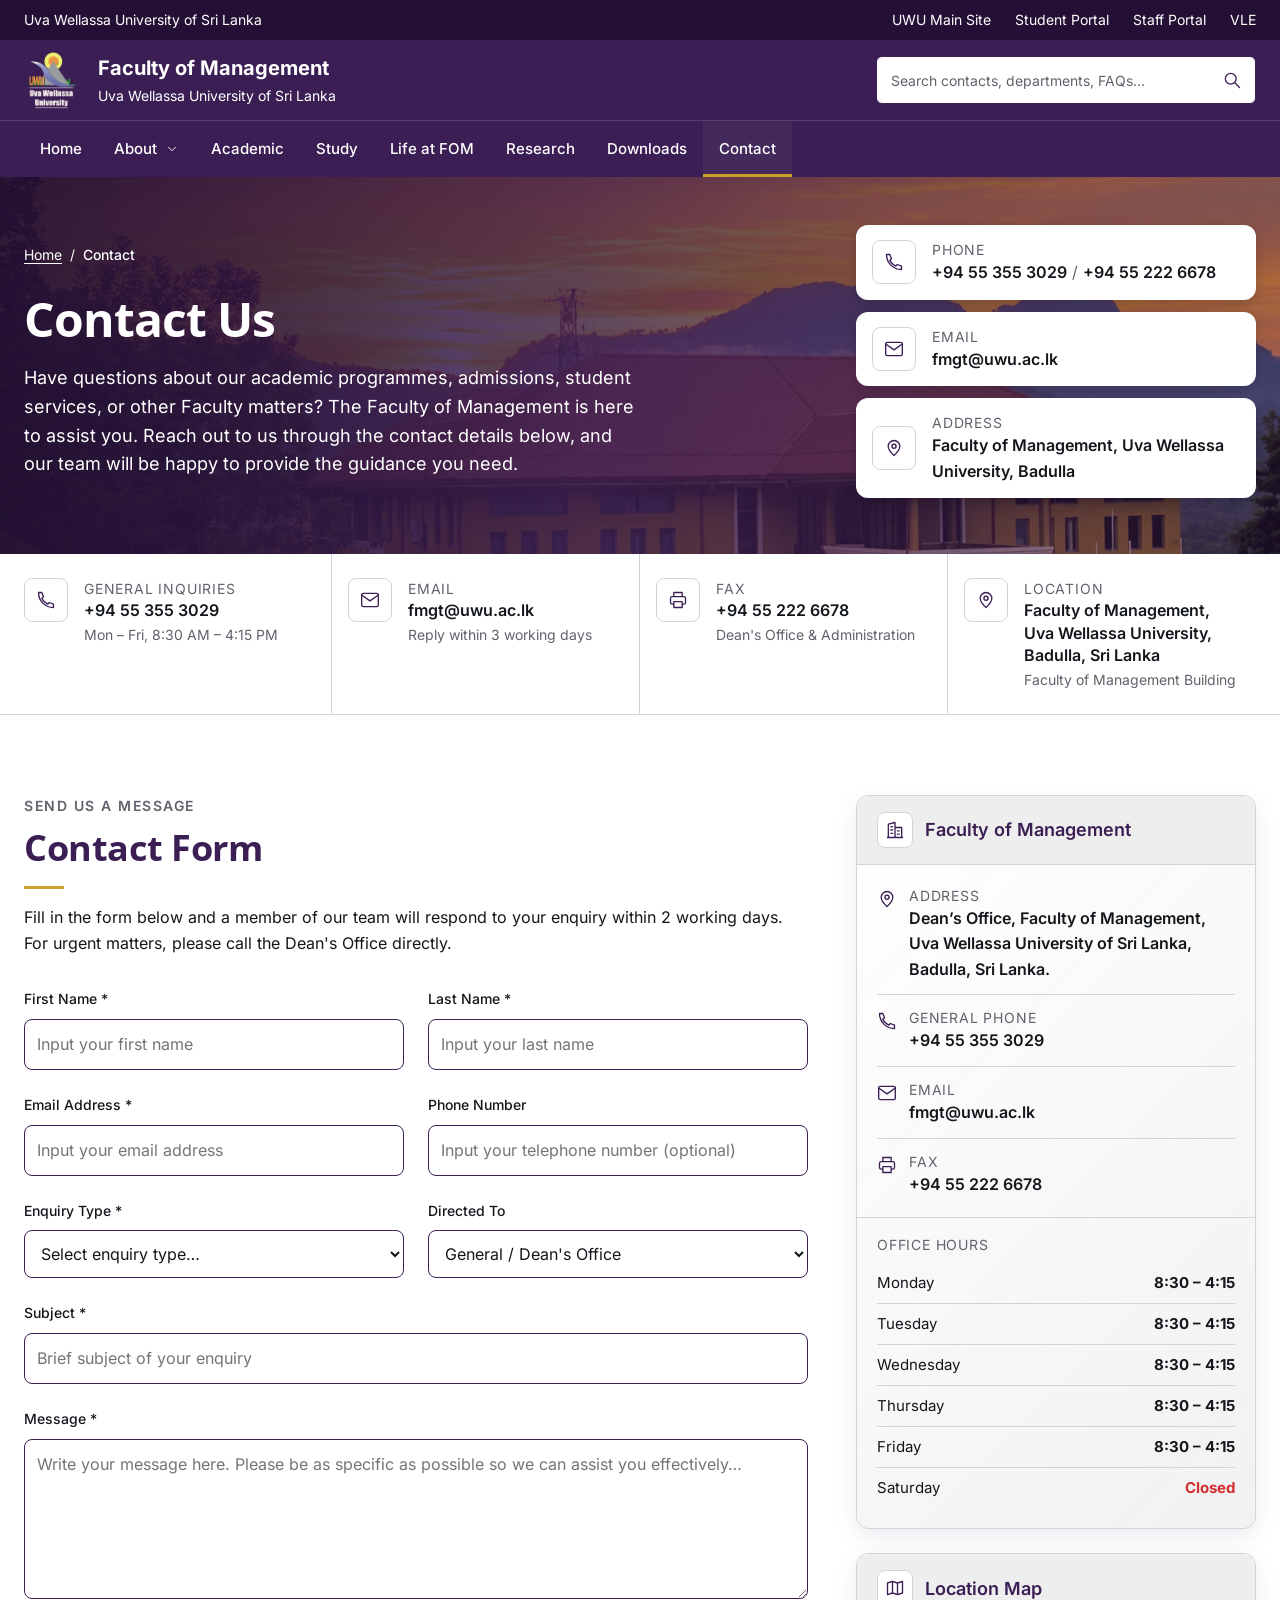
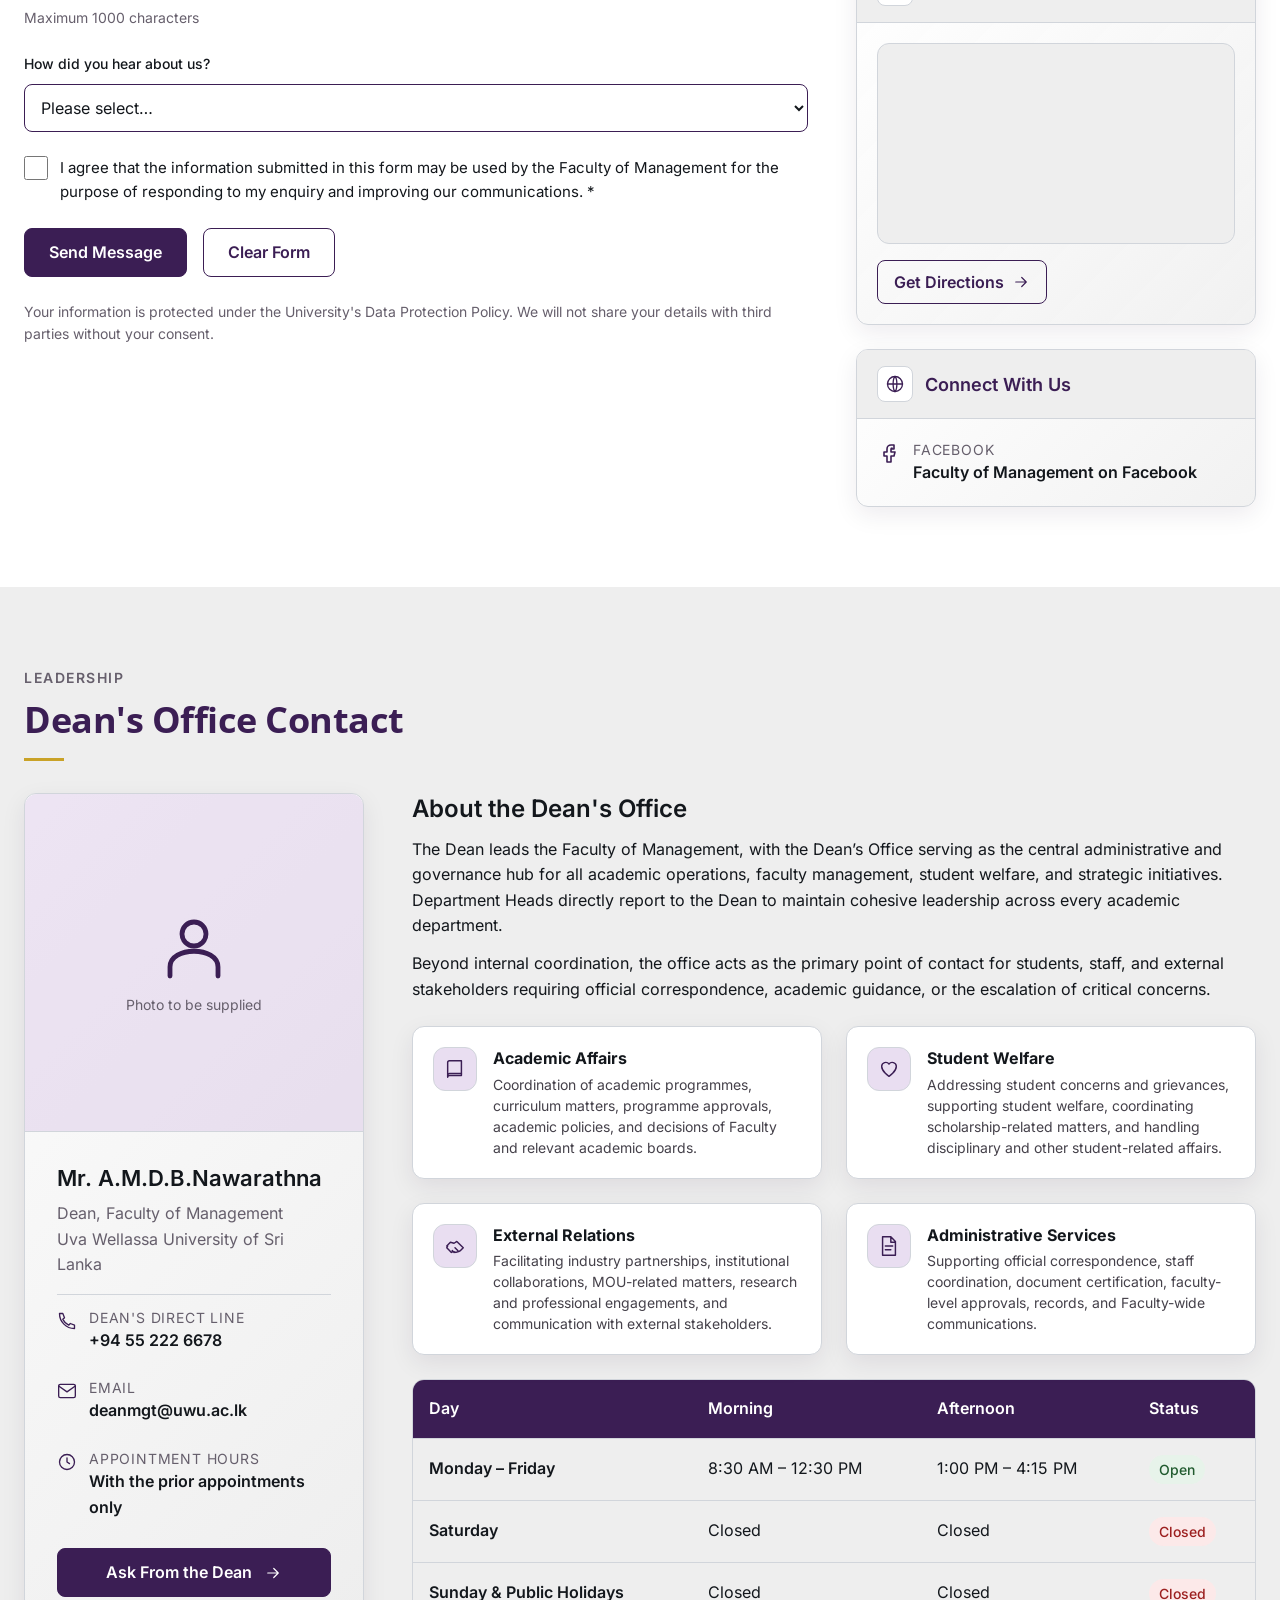
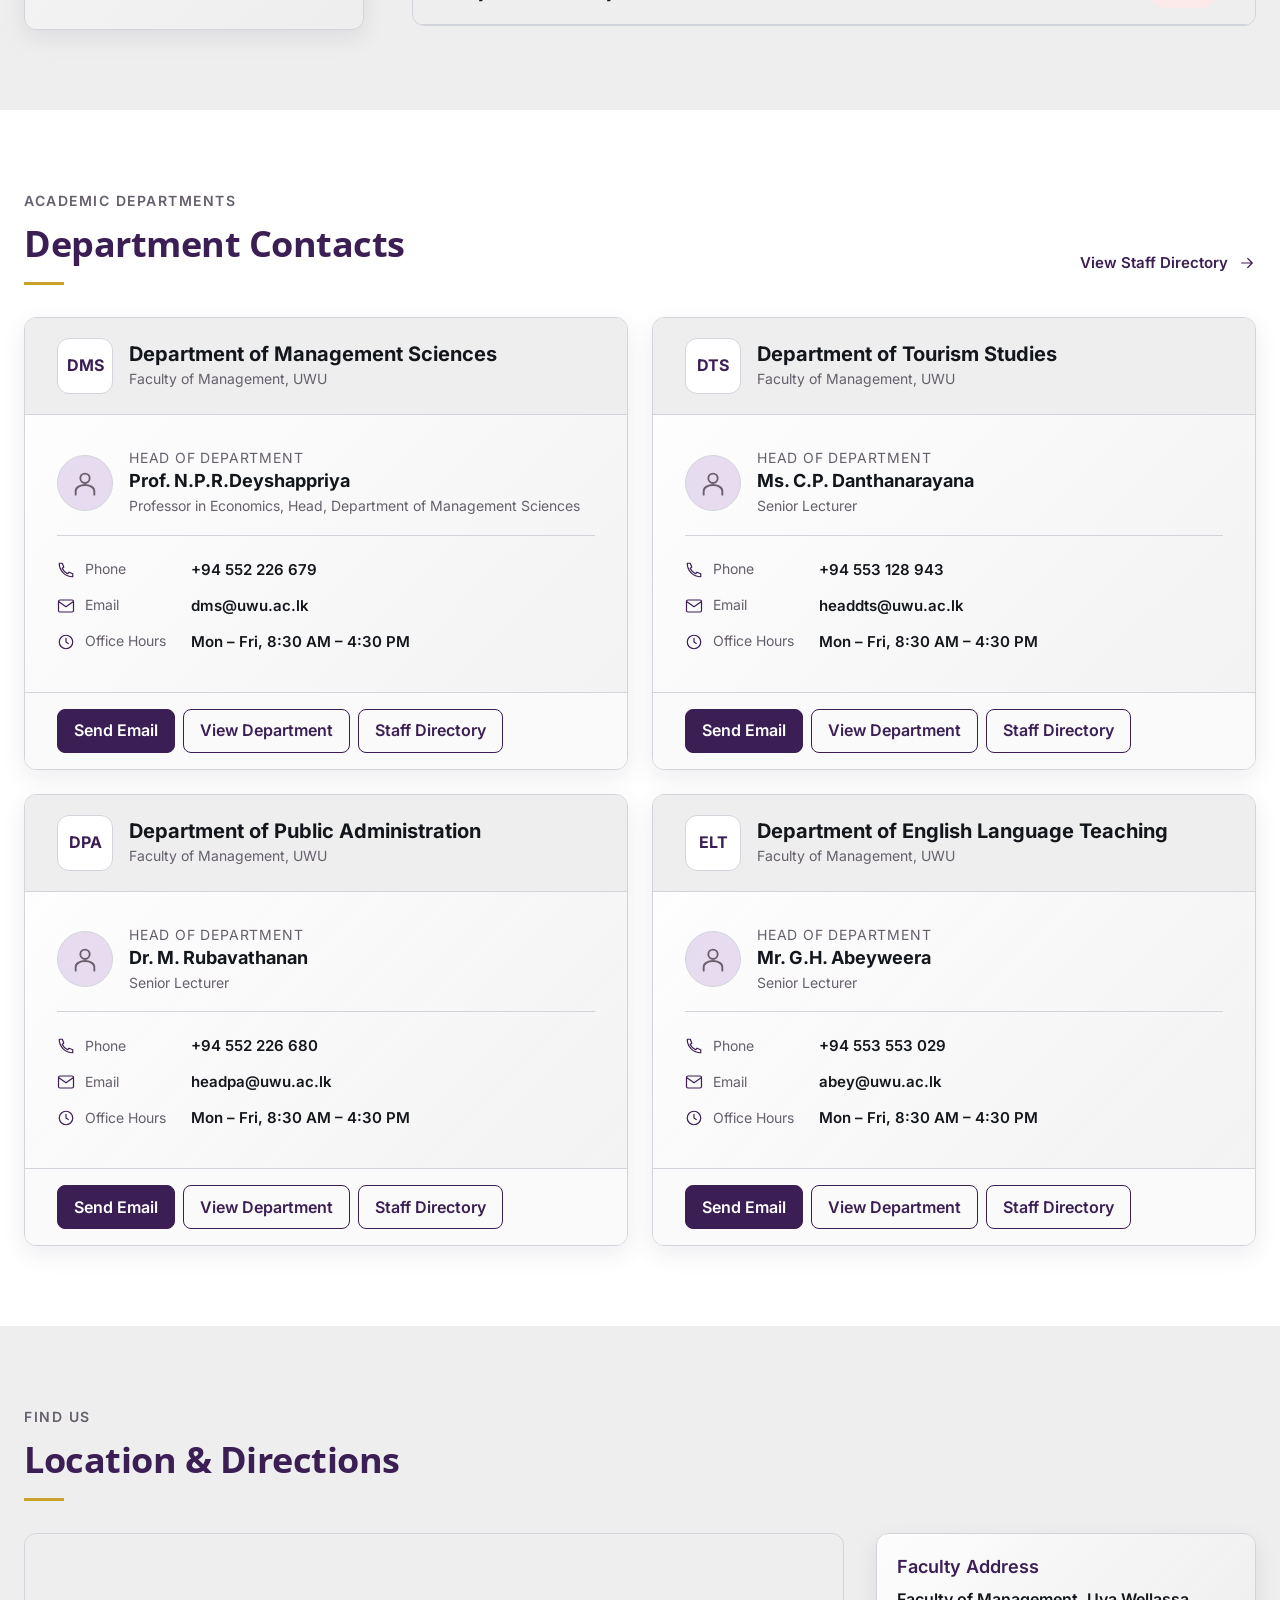
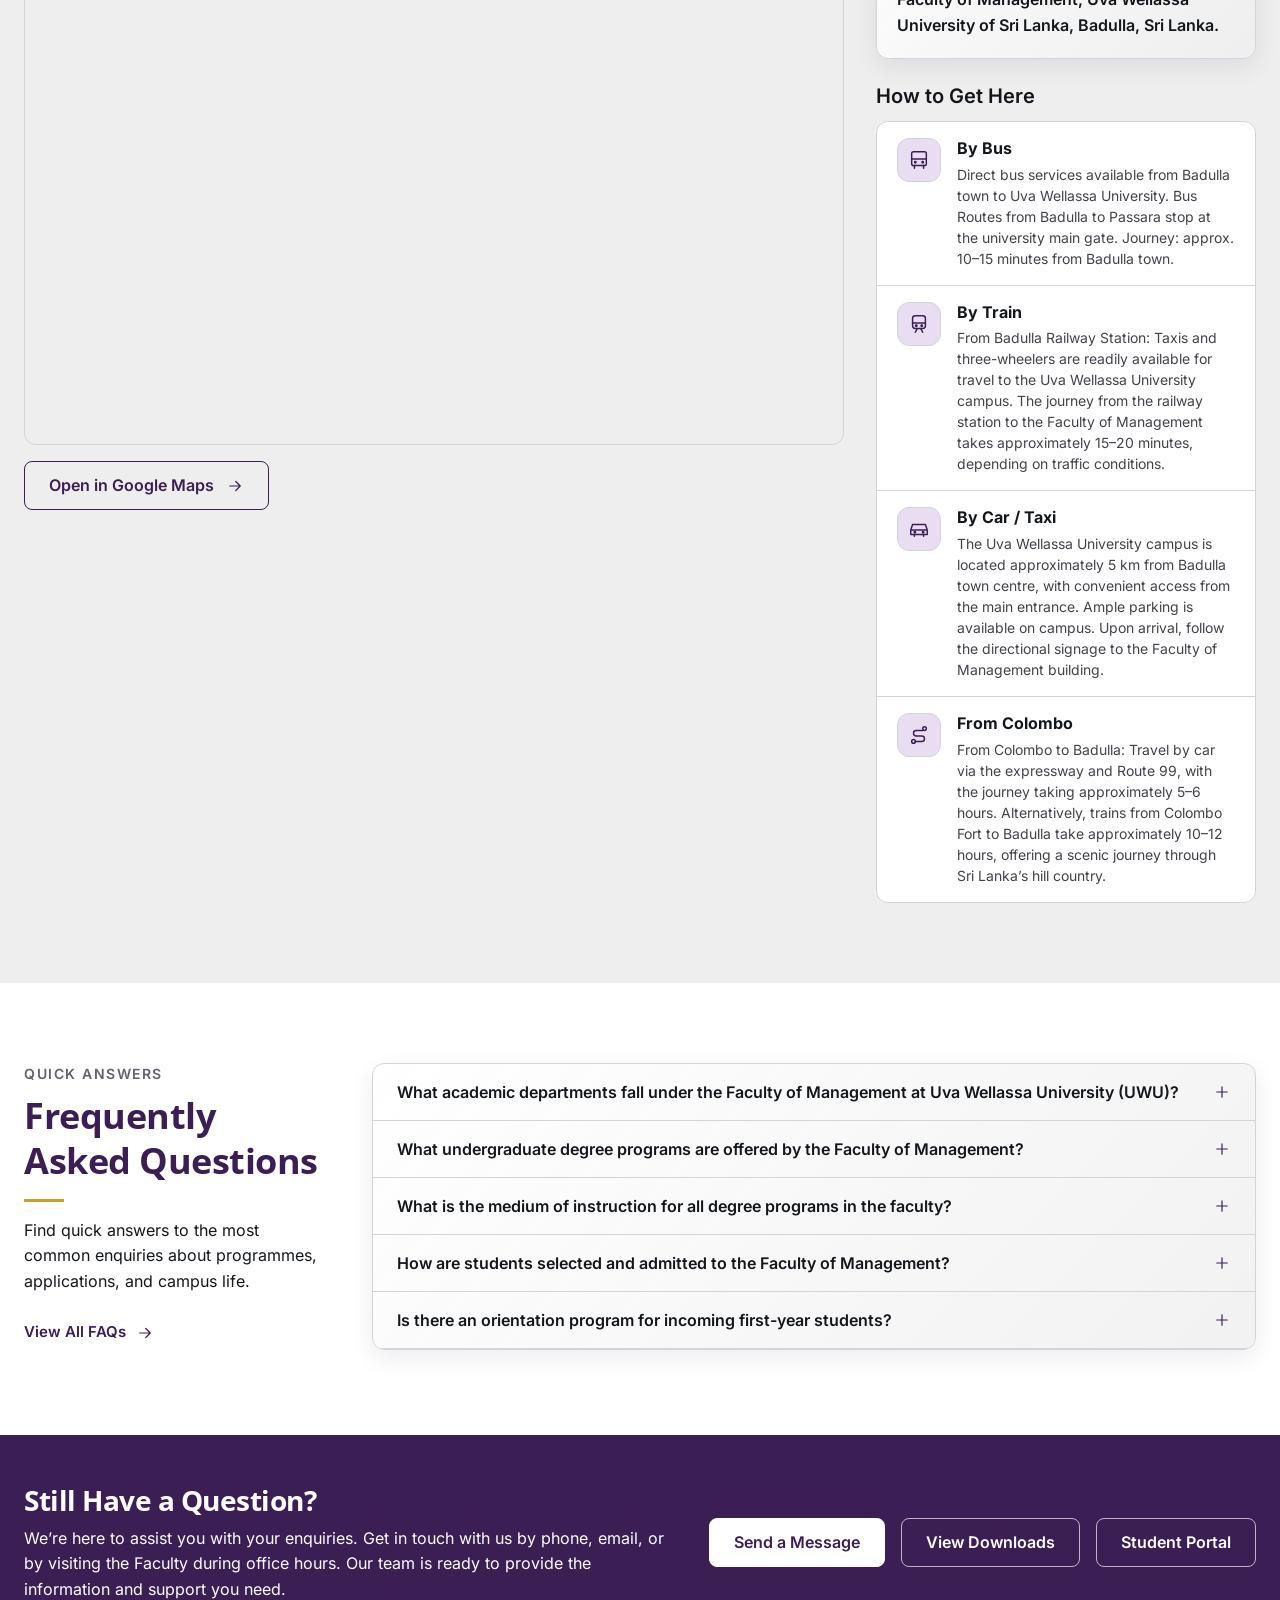
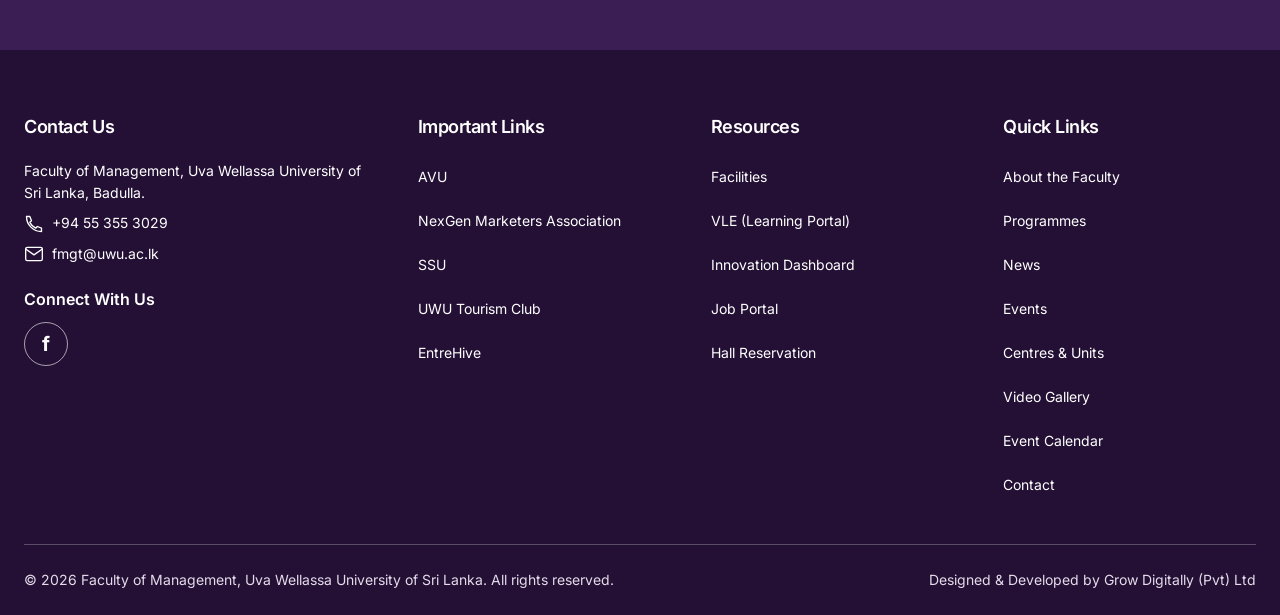
<file: contact.html>
<!doctype html>
<html lang="en">
  <head>
    <meta charset="utf-8" />
    <meta content="width=device-width, initial-scale=1" name="viewport" />
    <title>Contact | Faculty of Management – Uva Wellassa University</title>
    <meta content="Contact the Faculty of Management, Uva Wellassa University for enquiries, academic support, programmes, and general information." name="description" />
    <meta content="#3B1E54" name="theme-color" />
    <meta content="website" property="og:type" />
    <meta content="en_GB" property="og:locale" />
    <meta content="Faculty of Management — Uva Wellassa University" property="og:site_name" />
    <meta content="Contact | Faculty of Management – Uva Wellassa University" property="og:title" />
    <meta content="Contact the Faculty of Management, Uva Wellassa University for enquiries, academic support, programmes, and general information." property="og:description" />
    <meta content="summary_large_image" name="twitter:card" />
    <!-- RELEASE CONFIGURATION: set canonical, og:url and a publicly hosted og:image to the verified production URLs once the domain and faculty-approved share artwork are confirmed. -->
    <script type="application/ld+json">
      {
        "@context": "https://schema.org",
        "@type": "ContactPage",
        "name": "Contact | Faculty of Management – Uva Wellassa University",
        "inLanguage": "en",
        "about": {
          "@type": "EducationalOrganization",
          "name": "Faculty of Management",
          "telephone": "+94553553029",
          "email": "fmgt@uwu.ac.lk",
          "parentOrganization": { "@type": "CollegeOrUniversity", "name": "Uva Wellassa University of Sri Lanka" }
        }
      }
    </script>
    <link href="assets/icon-16x16.png" rel="icon" sizes="16x16" type="image/png" />
    <link href="assets/icon-32x32.png" rel="icon" sizes="32x32" type="image/png" />
    <link href="assets/apple-touch-icon-180x180.png" rel="apple-touch-icon" sizes="180x180" />
    <link href="assets/icon-192x192.png" rel="icon" sizes="192x192" type="image/png" />
    <link href="assets/icon-512x512.png" rel="icon" sizes="512x512" type="image/png" />
    <link href="assets/fonts.css" rel="stylesheet" />
    <link href="assets/base.css" rel="stylesheet" />
    <link href="assets/academic.css" rel="stylesheet" />
    <link href="assets/contact.css" rel="stylesheet" />
    <noscript><style>.faq-extra[hidden]{display:block!important}.faq-more{display:none}</style></noscript>
  </head>
  <body>
    <!--
CONTACT PAGE — Design Brand Kit v2.0 alignment notes
Layout follows the approved low-fidelity wireframe (Contact.png); copy follows the Contact Page Content Requirement Sheet.
Header, navigation, dialogs and footer are shared with the other pages through assets/base.css and assets/site.js.
Social links: only Facebook is confirmed (LinkedIn / YouTube / Instagram are marked "No" in the sheet). The enquiry form has no backend yet:
it validates, then explains that submission is not connected and points to fmgt@uwu.ac.lk. Dean and head-of-department photos not yet supplied.
-->
    <a class="skip-link" href="#main">Skip to main content</a>
    <div class="utility">
      <div class="container">
        <span>Uva Wellassa University of Sri Lanka</span>
        <div class="utility-links">
          <a href="https://www.uwu.ac.lk/" rel="noopener" target="_blank">UWU Main Site<span class="sr-only"> (opens in a new tab)</span></a><a href="https://fom.www.uwu.ac.lk/student-portal/" rel="noopener" target="_blank">Student Portal<span class="sr-only"> (opens in a new tab)</span></a><a href="https://fom.www.uwu.ac.lk/staff/" rel="noopener" target="_blank">Staff Portal<span class="sr-only"> (opens in a new tab)</span></a><a href="https://vle.uwu.ac.lk/" rel="noopener" target="_blank">VLE<span class="sr-only"> (opens in a new tab)</span></a>
        </div>
      </div>
    </div>
    <aside class="announcement" hidden="" id="faculty-announcement">
      <div class="container">
        <p></p>
        <button aria-label="Dismiss announcement" class="icon-button" type="button">×</button>
      </div>
    </aside>
    <header class="identity" id="top">
      <div class="container">
        <a class="brand" href="index.html">
          <span class="logo-box"><img alt="Uva Wellassa University of Sri Lanka" decoding="async" height="2048" loading="eager" src="assets/logo.png" width="1851" /></span>
          <span><strong>Faculty of Management</strong><small>Uva Wellassa University of Sri Lanka</small></span>
        </a>
        <button aria-controls="navigation" aria-expanded="false" aria-label="Open navigation" class="icon-button menu-toggle" type="button"><svg aria-hidden="true" class="icon" fill="none" stroke="currentColor" stroke-linecap="round" stroke-linejoin="round" stroke-width="1.6" viewBox="0 0 24 24"><path d="M3 6h18M3 12h18M3 18h18"></path></svg></button>
        <form class="search" role="search">
          <label for="site-search">Search this page</label>
          <input id="site-search" placeholder="Search contacts, departments, FAQs…" required="" type="search" />
          <button aria-label="Search" type="submit"><svg aria-hidden="true" class="icon" fill="none" stroke="currentColor" stroke-linecap="round" stroke-linejoin="round" stroke-width="1.6" viewBox="0 0 24 24"><circle cx="10.5" cy="10.5" r="6.5"></circle><path d="m16 16 5 5"></path></svg></button>
        </form>
      </div>
    </header>
    <button aria-label="Close navigation" class="nav-backdrop" hidden="" id="nav-backdrop" tabindex="-1" type="button"></button>
    <nav aria-label="Main navigation" class="navigation" id="navigation">
      <div class="mobile-nav-heading">
        <span>Faculty menu</span>
        <button aria-label="Close navigation" class="icon-button" id="close-navigation" type="button">×</button>
      </div>
      <div class="container">
        <a class="nav-link" href="index.html">Home</a>
        <details class="nav-item">
          <summary>About<svg aria-hidden="true" class="icon" fill="none" stroke="currentColor" stroke-linecap="round" stroke-linejoin="round" stroke-width="1.6" viewBox="0 0 24 24"><path d="m6 9 6 6 6-6"></path></svg></summary>
          <div class="nav-dropdown"><a href="index.html#about">About the faculty</a><a href="index.html#alumni">Alumni spotlight</a></div>
        </details>
        <a class="nav-link" href="academic.html">Academic</a>
        <a class="nav-link" href="study.html">Study</a>
        <a class="nav-link" href="life-at-fom.html">Life at FOM</a>
        <a class="nav-link" href="research.html">Research</a>
        <a class="nav-link" href="downloads.html">Downloads</a>
        <a aria-current="page" class="nav-link active" href="contact.html">Contact</a>
      </div>
    </nav>
    <main id="main" tabindex="-1">
      <section class="page-banner contact-banner" aria-labelledby="page-title">
        <div class="page-banner-media">
          <img src="hero/slide2.webp" alt="Main Faculty of Management building on the Uva Wellassa University campus" width="1484" height="1060" decoding="async" loading="eager" />
        </div>
        <div class="container">
          <div class="contact-banner-grid">
            <div class="page-banner-copy">
              <nav aria-label="Breadcrumb" class="breadcrumb"><a href="index.html">Home</a><span aria-hidden="true">/</span><span aria-current="page">Contact</span></nav>
              <h1 id="page-title">Contact Us</h1>
              <p>Have questions about our academic programmes, admissions, student services, or other Faculty matters? The Faculty of Management is here to assist you. Reach out to us through the contact details below, and our team will be happy to provide the guidance you need.</p>
            </div>
            <ul class="quick-cards" aria-label="Quick contact">
              <li><span class="q-icon"><svg aria-hidden="true" class="icon" fill="none" stroke="currentColor" stroke-linecap="round" stroke-linejoin="round" stroke-width="1.6" viewBox="0 0 24 24"><path d="M7 3H3c0 10 8 18 18 18v-4l-5-2-2 2c-4-2-5-3-7-7l2-2-2-5Z"></path></svg></span><div><p class="lbl">Phone</p><a href="tel:+94553553029">+94 55 355 3029</a> <span class="sep">/</span> <a href="tel:+94552226678">+94 55 222 6678</a></div></li>
              <li><span class="q-icon"><svg aria-hidden="true" class="icon" fill="none" stroke="currentColor" stroke-linecap="round" stroke-linejoin="round" stroke-width="1.6" viewBox="0 0 24 24"><rect height="16" rx="2" width="20" x="2" y="4"></rect><path d="m2 6 10 7L22 6"></path></svg></span><div><p class="lbl">Email</p><a href="mailto:fmgt@uwu.ac.lk">fmgt@uwu.ac.lk</a></div></li>
              <li><span class="q-icon"><svg aria-hidden="true" class="icon" fill="none" stroke="currentColor" stroke-linecap="round" stroke-linejoin="round" stroke-width="1.6" viewBox="0 0 24 24"><path d="M12 21s7-6.2 7-11a7 7 0 0 0-14 0c0 4.8 7 11 7 11Z"></path><circle cx="12" cy="10" r="2.5"></circle></svg></span><div><p class="lbl">Address</p><strong>Faculty of Management, Uva Wellassa University, Badulla</strong></div></li>
            </ul>
          </div>
        </div>
      </section>

      <section class="quick-band" aria-label="Contact summary">
        <div class="container">
          <ul>
            <li><span class="q-icon"><svg aria-hidden="true" class="icon" fill="none" stroke="currentColor" stroke-linecap="round" stroke-linejoin="round" stroke-width="1.6" viewBox="0 0 24 24"><path d="M7 3H3c0 10 8 18 18 18v-4l-5-2-2 2c-4-2-5-3-7-7l2-2-2-5Z"></path></svg></span><div><p class="lbl">General Inquiries</p><a href="tel:+94553553029">+94 55 355 3029</a><span class="note">Mon – Fri, 8:30 AM – 4:15 PM</span></div></li>
            <li><span class="q-icon"><svg aria-hidden="true" class="icon" fill="none" stroke="currentColor" stroke-linecap="round" stroke-linejoin="round" stroke-width="1.6" viewBox="0 0 24 24"><rect height="16" rx="2" width="20" x="2" y="4"></rect><path d="m2 6 10 7L22 6"></path></svg></span><div><p class="lbl">Email</p><a href="mailto:fmgt@uwu.ac.lk">fmgt@uwu.ac.lk</a><span class="note">Reply within 3 working days</span></div></li>
            <li><span class="q-icon"><svg aria-hidden="true" class="icon" fill="none" stroke="currentColor" stroke-linecap="round" stroke-linejoin="round" stroke-width="1.6" viewBox="0 0 24 24"><path d="M7 8V3h10v5M7 17H5a2 2 0 0 1-2-2v-5a2 2 0 0 1 2-2h14a2 2 0 0 1 2 2v5a2 2 0 0 1-2 2h-2M7 14h10v7H7z"></path></svg></span><div><p class="lbl">Fax</p><strong>+94 55 222 6678</strong><span class="note">Dean's Office &amp; Administration</span></div></li>
            <li><span class="q-icon"><svg aria-hidden="true" class="icon" fill="none" stroke="currentColor" stroke-linecap="round" stroke-linejoin="round" stroke-width="1.6" viewBox="0 0 24 24"><path d="M12 21s7-6.2 7-11a7 7 0 0 0-14 0c0 4.8 7 11 7 11Z"></path><circle cx="12" cy="10" r="2.5"></circle></svg></span><div><p class="lbl">Location</p><strong>Faculty of Management, Uva Wellassa University, Badulla, Sri Lanka</strong><span class="note">Faculty of Management Building</span></div></li>
          </ul>
        </div>
      </section>

      <section class="content-section academic-section" id="contact-form" aria-labelledby="form-title">
        <div class="container">
          <div class="form-layout">
            <div class="form-main">
              <div class="section-heading"><div><p class="eyebrow">Send us a message</p><h2 id="form-title">Contact Form</h2><span class="gold-line"></span></div></div>
              <p class="section-intro">Fill in the form below and a member of our team will respond to your enquiry within 2 working days. For urgent matters, please call the Dean's Office directly.</p>
              <form class="contact-form" id="contact-form-el" novalidate="">
                <div class="alert info" id="form-status" role="status" hidden=""></div>
                <div class="form-row">
              <div class="field"><label for="first-name">First Name <span aria-hidden="true">*</span></label><input id="first-name" name="first-name" type="text" placeholder="Input your first name" autocomplete="given-name" aria-describedby="first-name-error" required="" /><p class="field-error" id="first-name-error" hidden=""></p></div>
              <div class="field"><label for="last-name">Last Name <span aria-hidden="true">*</span></label><input id="last-name" name="last-name" type="text" placeholder="Input your last name" autocomplete="family-name" aria-describedby="last-name-error" required="" /><p class="field-error" id="last-name-error" hidden=""></p></div></div>
                <div class="form-row">
              <div class="field"><label for="email">Email Address <span aria-hidden="true">*</span></label><input id="email" name="email" type="email" placeholder="Input your email address" autocomplete="email" aria-describedby="email-error" required="" /><p class="field-error" id="email-error" hidden=""></p></div>
              <div class="field"><label for="phone">Phone Number</label><input id="phone" name="phone" type="tel" placeholder="Input your telephone number (optional)" autocomplete="tel" aria-describedby="phone-error" /><p class="field-error" id="phone-error" hidden=""></p></div></div>
                <div class="form-row">
              <div class="field"><label for="enquiry">Enquiry Type <span aria-hidden="true">*</span></label><select id="enquiry" name="enquiry" aria-describedby="enquiry-error" required=""><option value="">Select enquiry type…</option><option>General Enquiry</option><option>Programme Information</option><option>Application &amp; Admission</option><option>Research Collaboration</option><option>Media &amp; Press</option><option>Alumni Enquiry</option><option>Other</option></select><p class="field-error" id="enquiry-error" hidden=""></p></div>
              <div class="field"><label for="directed">Directed To</label><select id="directed" name="directed" aria-describedby="directed-error"><option selected>General / Dean&#x27;s Office</option><option>Department of Management Sciences</option><option>Department of Tourism Studies</option><option>Department of Public Administration</option><option>Department of English Language &amp; Teaching</option><option>Research Office</option><option>Student Affairs</option></select><p class="field-error" id="directed-error" hidden=""></p></div></div>
                
              <div class="field"><label for="subject">Subject <span aria-hidden="true">*</span></label><input id="subject" name="subject" type="text" placeholder="Brief subject of your enquiry" autocomplete="" aria-describedby="subject-error" required="" /><p class="field-error" id="subject-error" hidden=""></p></div>
                <div class="field"><label for="message">Message <span aria-hidden="true">*</span></label><textarea id="message" name="message" maxlength="1000" required="" aria-describedby="message-error message-count" placeholder="Write your message here. Please be as specific as possible so we can assist you effectively…"></textarea><p class="hint" id="message-count">Maximum 1000 characters</p><p class="field-error" id="message-error" hidden=""></p></div>
                
              <div class="field"><label for="hear">How did you hear about us?</label><select id="hear" name="hear" aria-describedby="hear-error"><option value="">Please select…</option><option>University Website</option><option>Social Media</option><option>Friend / Family</option><option>UGC</option><option>Other</option></select><p class="field-error" id="hear-error" hidden=""></p></div>
                <div class="field consent"><label class="check"><input type="checkbox" id="consent" required="" aria-describedby="consent-error" /><span>I agree that the information submitted in this form may be used by the Faculty of Management for the purpose of responding to my enquiry and improving our communications. <span aria-hidden="true">*</span></span></label><p class="field-error" id="consent-error" hidden=""></p></div>
                <div class="actions"><button class="btn" type="submit">Send Message</button><button class="btn outline" type="reset" id="clear-form">Clear Form</button></div>
                <p class="privacy">Your information is protected under the University's Data Protection Policy. We will not share your details with third parties without your consent.</p>
              </form>
            </div>

            <aside class="form-side" aria-label="Faculty contact details">
              <section class="side-card card" aria-labelledby="fac-title">
                <h3 id="fac-title"><span class="h-icon"><svg aria-hidden="true" class="icon" fill="none" stroke="currentColor" stroke-linecap="round" stroke-linejoin="round" stroke-width="1.6" viewBox="0 0 24 24"><path d="M4 21V5l8-2v18M12 9h8v12M3 21h18M7 8h2M7 12h2M7 16h2M15 13h2M15 17h2"></path></svg></span>Faculty of Management</h3>
                <ul class="detail-list">
                  <li><svg aria-hidden="true" class="icon" fill="none" stroke="currentColor" stroke-linecap="round" stroke-linejoin="round" stroke-width="1.6" viewBox="0 0 24 24"><path d="M12 21s7-6.2 7-11a7 7 0 0 0-14 0c0 4.8 7 11 7 11Z"></path><circle cx="12" cy="10" r="2.5"></circle></svg><div><p class="lbl">Address</p><strong>Dean’s Office, Faculty of Management, Uva Wellassa University of Sri Lanka, Badulla, Sri Lanka.</strong></div></li>
                  <li><svg aria-hidden="true" class="icon" fill="none" stroke="currentColor" stroke-linecap="round" stroke-linejoin="round" stroke-width="1.6" viewBox="0 0 24 24"><path d="M7 3H3c0 10 8 18 18 18v-4l-5-2-2 2c-4-2-5-3-7-7l2-2-2-5Z"></path></svg><div><p class="lbl">General Phone</p><a href="tel:+94553553029">+94 55 355 3029</a></div></li>
                  <li><svg aria-hidden="true" class="icon" fill="none" stroke="currentColor" stroke-linecap="round" stroke-linejoin="round" stroke-width="1.6" viewBox="0 0 24 24"><rect height="16" rx="2" width="20" x="2" y="4"></rect><path d="m2 6 10 7L22 6"></path></svg><div><p class="lbl">Email</p><a href="mailto:fmgt@uwu.ac.lk">fmgt@uwu.ac.lk</a></div></li>
                  <li><svg aria-hidden="true" class="icon" fill="none" stroke="currentColor" stroke-linecap="round" stroke-linejoin="round" stroke-width="1.6" viewBox="0 0 24 24"><path d="M7 8V3h10v5M7 17H5a2 2 0 0 1-2-2v-5a2 2 0 0 1 2-2h14a2 2 0 0 1 2 2v5a2 2 0 0 1-2 2h-2M7 14h10v7H7z"></path></svg><div><p class="lbl">Fax</p><strong>+94 55 222 6678</strong></div></li>
                </ul>
                <div class="hours"><p class="lbl">Office Hours</p><ul><li><span>Monday</span><strong class="">8:30 – 4:15</strong></li><li><span>Tuesday</span><strong class="">8:30 – 4:15</strong></li><li><span>Wednesday</span><strong class="">8:30 – 4:15</strong></li><li><span>Thursday</span><strong class="">8:30 – 4:15</strong></li><li><span>Friday</span><strong class="">8:30 – 4:15</strong></li><li><span>Saturday</span><strong class="closed">Closed</strong></li></ul></div>
              </section>
              <section class="side-card card" aria-labelledby="map-title">
                <h3 id="map-title"><span class="h-icon"><svg aria-hidden="true" class="icon" fill="none" stroke="currentColor" stroke-linecap="round" stroke-linejoin="round" stroke-width="1.6" viewBox="0 0 24 24"><path d="M9 4 3 6v14l6-2 6 2 6-2V4l-6 2-6-2ZM9 4v14M15 6v14"></path></svg></span>Location Map</h3>
                <div class="map-box"><div class="map-frame"><iframe title="Map of Uva Wellassa University, Badulla" src="https://www.google.com/maps?q=Uva+Wellassa+University,+Badulla&amp;output=embed" loading="lazy" referrerpolicy="no-referrer-when-downgrade" allowfullscreen></iframe></div>
                  <a class="btn outline small" href="https://www.google.com/maps/dir/?api=1&amp;destination=Uva+Wellassa+University,+Badulla" rel="noopener" target="_blank">Get Directions<svg aria-hidden="true" class="icon" fill="none" stroke="currentColor" stroke-linecap="round" stroke-linejoin="round" stroke-width="1.6" viewBox="0 0 24 24"><path d="M5 12h14m-6-6 6 6-6 6"></path></svg><span class="sr-only"> (opens in a new tab)</span></a></div>
              </section>
              <section class="side-card card" aria-labelledby="social-title">
                <h3 id="social-title"><span class="h-icon"><svg aria-hidden="true" class="icon" fill="none" stroke="currentColor" stroke-linecap="round" stroke-linejoin="round" stroke-width="1.6" viewBox="0 0 24 24"><circle cx="12" cy="12" r="9"></circle><path d="M3 12h18M12 3c3 3 3 15 0 18M12 3c-3 3-3 15 0 18"></path></svg></span>Connect With Us</h3>
                <ul class="detail-list social-list">
                  <li><svg aria-hidden="true" class="icon" fill="none" stroke="currentColor" stroke-linecap="round" stroke-linejoin="round" stroke-width="1.6" viewBox="0 0 24 24"><path d="M14 8h3V4h-3a4 4 0 0 0-4 4v3H7v4h3v6h4v-6h3l1-4h-4V8a1 1 0 0 1 1-1Z"></path></svg><div><p class="lbl">Facebook</p><a href="https://www.facebook.com/share/1Bmsr3Sjro/?mibextid=wwXIfr" rel="noopener" target="_blank">Faculty of Management on Facebook<span class="sr-only"> (opens in a new tab)</span></a></div></li>
                </ul>
              </section>
            </aside>
          </div>
        </div>
      </section>

      <section class="content-section academic-section band-gray" id="dean" aria-labelledby="dean-title">
        <div class="container">
          <div class="section-heading"><div><p class="eyebrow">Leadership</p><h2 id="dean-title">Dean's Office Contact</h2><span class="gold-line"></span></div></div>
          <div class="dean-grid">
            <article class="dean-card card" data-search="Dean's Office Mr. A.M.D.B.Nawarathna">
              <div class="dean-photo" role="img" aria-label="Dean's photo to be supplied"><svg aria-hidden="true" class="icon" fill="none" stroke="currentColor" stroke-linecap="round" stroke-linejoin="round" stroke-width="1.6" viewBox="0 0 24 24"><circle cx="12" cy="8" r="4"></circle><path d="M4 22v-3c0-7 16-7 16 0v3"></path></svg><span>Photo to be supplied</span></div>
              <div class="dean-body">
                <h3>Mr. A.M.D.B.Nawarathna</h3>
                <p class="muted">Dean, Faculty of Management<br />Uva Wellassa University of Sri Lanka</p>
                <ul class="detail-list">
                  <li><svg aria-hidden="true" class="icon" fill="none" stroke="currentColor" stroke-linecap="round" stroke-linejoin="round" stroke-width="1.6" viewBox="0 0 24 24"><path d="M7 3H3c0 10 8 18 18 18v-4l-5-2-2 2c-4-2-5-3-7-7l2-2-2-5Z"></path></svg><div><p class="lbl">Dean's Direct Line</p><a href="tel:+94552226678">+94 55 222 6678</a></div></li>
                  <li><svg aria-hidden="true" class="icon" fill="none" stroke="currentColor" stroke-linecap="round" stroke-linejoin="round" stroke-width="1.6" viewBox="0 0 24 24"><rect height="16" rx="2" width="20" x="2" y="4"></rect><path d="m2 6 10 7L22 6"></path></svg><div><p class="lbl">Email</p><a href="mailto:deanmgt@uwu.ac.lk">deanmgt@uwu.ac.lk</a></div></li>
                  <li><svg aria-hidden="true" class="icon" fill="none" stroke="currentColor" stroke-linecap="round" stroke-linejoin="round" stroke-width="1.6" viewBox="0 0 24 24"><circle cx="12" cy="12" r="9"></circle><path d="M12 7v5l3 2"></path></svg><div><p class="lbl">Appointment Hours</p><strong>With the prior appointments only</strong></div></li>
                </ul>
                <a class="btn" href="mailto:deanmgt@uwu.ac.lk?subject=Appointment%20request">Ask From the Dean<svg aria-hidden="true" class="icon" fill="none" stroke="currentColor" stroke-linecap="round" stroke-linejoin="round" stroke-width="1.6" viewBox="0 0 24 24"><path d="M5 12h14m-6-6 6 6-6 6"></path></svg></a>
              </div>
            </article>
            <div class="dean-info">
              <h3>About the Dean's Office</h3>
              <p>The Dean leads the Faculty of Management, with the Dean’s Office serving as the central administrative and governance hub for all academic operations, faculty management, student welfare, and strategic initiatives. Department Heads directly report to the Dean to maintain cohesive leadership across every academic department.</p>
              <p>Beyond internal coordination, the office acts as the primary point of contact for students, staff, and external stakeholders requiring official correspondence, academic guidance, or the escalation of critical concerns.</p>
              <div class="svc-grid">
              <article class="svc card" data-search="Academic Affairs"><span class="icon-tile"><svg aria-hidden="true" class="icon" fill="none" stroke="currentColor" stroke-linecap="round" stroke-linejoin="round" stroke-width="1.6" viewBox="0 0 24 24"><path d="M4 5a2 2 0 0 1 2-2h13v16H6a2 2 0 0 0-2 2V5Z"></path><path d="M4 19a2 2 0 0 1 2-2h13"></path></svg></span><div><h4>Academic Affairs</h4><p>Coordination of academic programmes, curriculum matters, programme approvals, academic policies, and decisions of Faculty and relevant academic boards.</p></div></article>
              <article class="svc card" data-search="Student Welfare"><span class="icon-tile"><svg aria-hidden="true" class="icon" fill="none" stroke="currentColor" stroke-linecap="round" stroke-linejoin="round" stroke-width="1.6" viewBox="0 0 24 24"><path d="M12 20s-8-5-8-11a4.5 4.5 0 0 1 8-2.5A4.5 4.5 0 0 1 20 9c0 6-8 11-8 11Z"></path></svg></span><div><h4>Student Welfare</h4><p>Addressing student concerns and grievances, supporting student welfare, coordinating scholarship-related matters, and handling disciplinary and other student-related affairs.</p></div></article>
              <article class="svc card" data-search="External Relations"><span class="icon-tile"><svg aria-hidden="true" class="icon" fill="none" stroke="currentColor" stroke-linecap="round" stroke-linejoin="round" stroke-width="1.6" viewBox="0 0 24 24"><path d="m3 12 4-4 4 1 3-2 7 7-3 3-2 1-3 1-3-1-2 1-2-2-3-3 1-2ZM9 17l2 2M12 14l3 3"></path></svg></span><div><h4>External Relations</h4><p>Facilitating industry partnerships, institutional collaborations, MOU-related matters, research and professional engagements, and communication with external stakeholders.</p></div></article>
              <article class="svc card" data-search="Administrative Services"><span class="icon-tile"><svg aria-hidden="true" class="icon" fill="none" stroke="currentColor" stroke-linecap="round" stroke-linejoin="round" stroke-width="1.6" viewBox="0 0 24 24"><path d="M5 2h9l5 5v15H5zM14 2v6h5M8 12h8M8 16h6"></path></svg></span><div><h4>Administrative Services</h4><p>Supporting official correspondence, staff coordination, document certification, faculty-level approvals, records, and Faculty-wide communications.</p></div></article>
              </div>
              <div class="table-scroll" role="region" aria-label="Dean's Office hours" tabindex="0"><table class="data-table dean-hours">
                <thead><tr><th scope="col">Day</th><th scope="col">Morning</th><th scope="col">Afternoon</th><th scope="col">Status</th></tr></thead>
                <tbody>
                  <tr><th scope="row">Monday – Friday</th><td>8:30 AM – 12:30 PM</td><td>1:00 PM – 4:15 PM</td><td><span class="status-badge ongoing">Open</span></td></tr>
                  <tr><th scope="row">Saturday</th><td>Closed</td><td>Closed</td><td><span class="status-badge closed">Closed</span></td></tr>
                  <tr><th scope="row">Sunday &amp; Public Holidays</th><td>Closed</td><td>Closed</td><td><span class="status-badge closed">Closed</span></td></tr>
                </tbody></table></div>
            </div>
          </div>
        </div>
      </section>

      <section class="content-section academic-section" id="departments" aria-labelledby="dept-title">
        <div class="container">
          <div class="section-heading">
            <div><p class="eyebrow">Academic Departments</p><h2 id="dept-title">Department Contacts</h2><span class="gold-line"></span></div>
            <a class="text-link" href="#" data-pending="Staff directory">View Staff Directory<svg aria-hidden="true" class="icon" fill="none" stroke="currentColor" stroke-linecap="round" stroke-linejoin="round" stroke-width="1.6" viewBox="0 0 24 24"><path d="M5 12h14m-6-6 6 6-6 6"></path></svg></a>
          </div>
          <div class="dept-c-grid">
            <article class="dept-c card" id="dept-dms" data-search="Department of Management Sciences">
              <div class="dept-c-head"><span class="code-tile">DMS</span><div><h3>Department of Management Sciences</h3><p>Faculty of Management, UWU</p></div></div>
              <div class="dept-c-body">
                <div class="hod"><span class="avatar-round" role="img" aria-label="Photo of Prof. N.P.R.Deyshappriya to be supplied"><svg aria-hidden="true" class="icon" fill="none" stroke="currentColor" stroke-linecap="round" stroke-linejoin="round" stroke-width="1.6" viewBox="0 0 24 24"><circle cx="12" cy="8" r="4"></circle><path d="M4 22v-3c0-7 16-7 16 0v3"></path></svg></span><div><p class="lbl">Head of Department</p><strong>Prof. N.P.R.Deyshappriya</strong><span>Professor in Economics, Head, Department of Management Sciences</span></div></div>
                <ul class="det">
                  <li><svg aria-hidden="true" class="icon" fill="none" stroke="currentColor" stroke-linecap="round" stroke-linejoin="round" stroke-width="1.6" viewBox="0 0 24 24"><path d="M7 3H3c0 10 8 18 18 18v-4l-5-2-2 2c-4-2-5-3-7-7l2-2-2-5Z"></path></svg><span class="k">Phone</span><a href="tel:+94552226679">+94 552 226 679</a></li>
                  <li><svg aria-hidden="true" class="icon" fill="none" stroke="currentColor" stroke-linecap="round" stroke-linejoin="round" stroke-width="1.6" viewBox="0 0 24 24"><rect height="16" rx="2" width="20" x="2" y="4"></rect><path d="m2 6 10 7L22 6"></path></svg><span class="k">Email</span><a href="mailto:dms@uwu.ac.lk">dms@uwu.ac.lk</a></li>
                  <li><svg aria-hidden="true" class="icon" fill="none" stroke="currentColor" stroke-linecap="round" stroke-linejoin="round" stroke-width="1.6" viewBox="0 0 24 24"><circle cx="12" cy="12" r="9"></circle><path d="M12 7v5l3 2"></path></svg><span class="k">Office Hours</span><strong>Mon – Fri, 8:30 AM – 4:30 PM</strong></li>
                </ul>
              </div>
              <div class="dept-c-foot"><a class="btn small" href="mailto:dms@uwu.ac.lk">Send Email</a><a class="btn outline small" href="#" data-pending="Department of Management Sciences website">View Department</a><a class="btn outline small" href="#" data-pending="Department of Management Sciences staff directory">Staff Directory</a></div>
            </article>
            <article class="dept-c card" id="dept-dts" data-search="Department of Tourism Studies">
              <div class="dept-c-head"><span class="code-tile">DTS</span><div><h3>Department of Tourism Studies</h3><p>Faculty of Management, UWU</p></div></div>
              <div class="dept-c-body">
                <div class="hod"><span class="avatar-round" role="img" aria-label="Photo of Ms. C.P. Danthanarayana to be supplied"><svg aria-hidden="true" class="icon" fill="none" stroke="currentColor" stroke-linecap="round" stroke-linejoin="round" stroke-width="1.6" viewBox="0 0 24 24"><circle cx="12" cy="8" r="4"></circle><path d="M4 22v-3c0-7 16-7 16 0v3"></path></svg></span><div><p class="lbl">Head of Department</p><strong>Ms. C.P. Danthanarayana</strong><span>Senior Lecturer</span></div></div>
                <ul class="det">
                  <li><svg aria-hidden="true" class="icon" fill="none" stroke="currentColor" stroke-linecap="round" stroke-linejoin="round" stroke-width="1.6" viewBox="0 0 24 24"><path d="M7 3H3c0 10 8 18 18 18v-4l-5-2-2 2c-4-2-5-3-7-7l2-2-2-5Z"></path></svg><span class="k">Phone</span><a href="tel:+94553128943">+94 553 128 943</a></li>
                  <li><svg aria-hidden="true" class="icon" fill="none" stroke="currentColor" stroke-linecap="round" stroke-linejoin="round" stroke-width="1.6" viewBox="0 0 24 24"><rect height="16" rx="2" width="20" x="2" y="4"></rect><path d="m2 6 10 7L22 6"></path></svg><span class="k">Email</span><a href="mailto:headdts@uwu.ac.lk">headdts@uwu.ac.lk</a></li>
                  <li><svg aria-hidden="true" class="icon" fill="none" stroke="currentColor" stroke-linecap="round" stroke-linejoin="round" stroke-width="1.6" viewBox="0 0 24 24"><circle cx="12" cy="12" r="9"></circle><path d="M12 7v5l3 2"></path></svg><span class="k">Office Hours</span><strong>Mon – Fri, 8:30 AM – 4:30 PM</strong></li>
                </ul>
              </div>
              <div class="dept-c-foot"><a class="btn small" href="mailto:headdts@uwu.ac.lk">Send Email</a><a class="btn outline small" href="#" data-pending="Department of Tourism Studies website">View Department</a><a class="btn outline small" href="#" data-pending="Department of Tourism Studies staff directory">Staff Directory</a></div>
            </article>
            <article class="dept-c card" id="dept-dpa" data-search="Department of Public Administration">
              <div class="dept-c-head"><span class="code-tile">DPA</span><div><h3>Department of Public Administration</h3><p>Faculty of Management, UWU</p></div></div>
              <div class="dept-c-body">
                <div class="hod"><span class="avatar-round" role="img" aria-label="Photo of Dr. M. Rubavathanan to be supplied"><svg aria-hidden="true" class="icon" fill="none" stroke="currentColor" stroke-linecap="round" stroke-linejoin="round" stroke-width="1.6" viewBox="0 0 24 24"><circle cx="12" cy="8" r="4"></circle><path d="M4 22v-3c0-7 16-7 16 0v3"></path></svg></span><div><p class="lbl">Head of Department</p><strong>Dr. M. Rubavathanan</strong><span>Senior Lecturer</span></div></div>
                <ul class="det">
                  <li><svg aria-hidden="true" class="icon" fill="none" stroke="currentColor" stroke-linecap="round" stroke-linejoin="round" stroke-width="1.6" viewBox="0 0 24 24"><path d="M7 3H3c0 10 8 18 18 18v-4l-5-2-2 2c-4-2-5-3-7-7l2-2-2-5Z"></path></svg><span class="k">Phone</span><a href="tel:+94552226680">+94 552 226 680</a></li>
                  <li><svg aria-hidden="true" class="icon" fill="none" stroke="currentColor" stroke-linecap="round" stroke-linejoin="round" stroke-width="1.6" viewBox="0 0 24 24"><rect height="16" rx="2" width="20" x="2" y="4"></rect><path d="m2 6 10 7L22 6"></path></svg><span class="k">Email</span><a href="mailto:headpa@uwu.ac.lk">headpa@uwu.ac.lk</a></li>
                  <li><svg aria-hidden="true" class="icon" fill="none" stroke="currentColor" stroke-linecap="round" stroke-linejoin="round" stroke-width="1.6" viewBox="0 0 24 24"><circle cx="12" cy="12" r="9"></circle><path d="M12 7v5l3 2"></path></svg><span class="k">Office Hours</span><strong>Mon – Fri, 8:30 AM – 4:30 PM</strong></li>
                </ul>
              </div>
              <div class="dept-c-foot"><a class="btn small" href="mailto:headpa@uwu.ac.lk">Send Email</a><a class="btn outline small" href="#" data-pending="Department of Public Administration website">View Department</a><a class="btn outline small" href="#" data-pending="Department of Public Administration staff directory">Staff Directory</a></div>
            </article>
            <article class="dept-c card" id="dept-elt" data-search="Department of English Language Teaching">
              <div class="dept-c-head"><span class="code-tile">ELT</span><div><h3>Department of English Language Teaching</h3><p>Faculty of Management, UWU</p></div></div>
              <div class="dept-c-body">
                <div class="hod"><span class="avatar-round" role="img" aria-label="Photo of Mr. G.H. Abeyweera to be supplied"><svg aria-hidden="true" class="icon" fill="none" stroke="currentColor" stroke-linecap="round" stroke-linejoin="round" stroke-width="1.6" viewBox="0 0 24 24"><circle cx="12" cy="8" r="4"></circle><path d="M4 22v-3c0-7 16-7 16 0v3"></path></svg></span><div><p class="lbl">Head of Department</p><strong>Mr. G.H. Abeyweera</strong><span>Senior Lecturer</span></div></div>
                <ul class="det">
                  <li><svg aria-hidden="true" class="icon" fill="none" stroke="currentColor" stroke-linecap="round" stroke-linejoin="round" stroke-width="1.6" viewBox="0 0 24 24"><path d="M7 3H3c0 10 8 18 18 18v-4l-5-2-2 2c-4-2-5-3-7-7l2-2-2-5Z"></path></svg><span class="k">Phone</span><a href="tel:+94553553029">+94 553 553 029</a></li>
                  <li><svg aria-hidden="true" class="icon" fill="none" stroke="currentColor" stroke-linecap="round" stroke-linejoin="round" stroke-width="1.6" viewBox="0 0 24 24"><rect height="16" rx="2" width="20" x="2" y="4"></rect><path d="m2 6 10 7L22 6"></path></svg><span class="k">Email</span><a href="mailto:abey@uwu.ac.lk">abey@uwu.ac.lk</a></li>
                  <li><svg aria-hidden="true" class="icon" fill="none" stroke="currentColor" stroke-linecap="round" stroke-linejoin="round" stroke-width="1.6" viewBox="0 0 24 24"><circle cx="12" cy="12" r="9"></circle><path d="M12 7v5l3 2"></path></svg><span class="k">Office Hours</span><strong>Mon – Fri, 8:30 AM – 4:30 PM</strong></li>
                </ul>
              </div>
              <div class="dept-c-foot"><a class="btn small" href="mailto:abey@uwu.ac.lk">Send Email</a><a class="btn outline small" href="#" data-pending="Department of English Language Teaching website">View Department</a><a class="btn outline small" href="#" data-pending="Department of English Language Teaching staff directory">Staff Directory</a></div>
            </article>
          </div>
        </div>
      </section>

      <section class="content-section academic-section band-gray" id="location" aria-labelledby="loc-title">
        <div class="container">
          <div class="section-heading"><div><p class="eyebrow">Find us</p><h2 id="loc-title">Location &amp; Directions</h2><span class="gold-line"></span></div></div>
          <div class="loc-grid">
            <div class="loc-map">
              <div class="map-frame big"><iframe title="Map of Faculty of Management, Uva Wellassa University, Badulla" src="https://www.google.com/maps?q=Uva+Wellassa+University,+Badulla&amp;output=embed" loading="lazy" referrerpolicy="no-referrer-when-downgrade" allowfullscreen></iframe></div>
              <div class="actions"><a class="btn outline" href="https://www.google.com/maps/search/?api=1&amp;query=Uva+Wellassa+University,+Badulla" rel="noopener" target="_blank">Open in Google Maps<svg aria-hidden="true" class="icon" fill="none" stroke="currentColor" stroke-linecap="round" stroke-linejoin="round" stroke-width="1.6" viewBox="0 0 24 24"><path d="M5 12h14m-6-6 6 6-6 6"></path></svg><span class="sr-only"> (opens in a new tab)</span></a></div>
            </div>
            <div class="loc-side">
              <section class="side-card card addr" aria-labelledby="addr-title"><h3 id="addr-title">Faculty Address</h3><p>Faculty of Management, Uva Wellassa University of Sri Lanka, Badulla, Sri Lanka.</p></section>
              <section class="how" aria-labelledby="how-title"><h3 id="how-title">How to Get Here</h3><ul class="transport">
                <li><span class="icon-tile"><svg aria-hidden="true" class="icon" fill="none" stroke="currentColor" stroke-linecap="round" stroke-linejoin="round" stroke-width="1.6" viewBox="0 0 24 24"><rect x="4" y="3" width="16" height="15" rx="2"></rect><path d="M4 11h16M7 21v-3M17 21v-3"></path><circle cx="8" cy="14.5" r=".8"></circle><circle cx="16" cy="14.5" r=".8"></circle></svg></span><div><h4>By Bus</h4><p>Direct bus services available from Badulla town to Uva Wellassa University. Bus Routes from Badulla to Passara stop at the university main gate. Journey: approx. 10–15 minutes from Badulla town.</p></div></li>
                <li><span class="icon-tile"><svg aria-hidden="true" class="icon" fill="none" stroke="currentColor" stroke-linecap="round" stroke-linejoin="round" stroke-width="1.6" viewBox="0 0 24 24"><rect x="5" y="3" width="14" height="14" rx="3"></rect><path d="M5 11h14M8 21l2-4M16 21l-2-4"></path><circle cx="9" cy="14" r=".8"></circle><circle cx="15" cy="14" r=".8"></circle></svg></span><div><h4>By Train</h4><p>From Badulla Railway Station: Taxis and three-wheelers are readily available for travel to the Uva Wellassa University campus. The journey from the railway station to the Faculty of Management takes approximately 15–20 minutes, depending on traffic conditions.</p></div></li>
                <li><span class="icon-tile"><svg aria-hidden="true" class="icon" fill="none" stroke="currentColor" stroke-linecap="round" stroke-linejoin="round" stroke-width="1.6" viewBox="0 0 24 24"><path d="M3 13l2-6h14l2 6v5H3v-5ZM3 13h18M7 18v2M17 18v2"></path><circle cx="7.5" cy="15.5" r=".8"></circle><circle cx="16.5" cy="15.5" r=".8"></circle></svg></span><div><h4>By Car / Taxi</h4><p>The Uva Wellassa University campus is located approximately 5 km from Badulla town centre, with convenient access from the main entrance. Ample parking is available on campus. Upon arrival, follow the directional signage to the Faculty of Management building.</p></div></li>
                <li><span class="icon-tile"><svg aria-hidden="true" class="icon" fill="none" stroke="currentColor" stroke-linecap="round" stroke-linejoin="round" stroke-width="1.6" viewBox="0 0 24 24"><circle cx="6" cy="19" r="2"></circle><circle cx="18" cy="5" r="2"></circle><path d="M8 19h7a3 3 0 0 0 0-6H9a3 3 0 0 1 0-6h7"></path></svg></span><div><h4>From Colombo</h4><p>From Colombo to Badulla: Travel by car via the expressway and Route 99, with the journey taking approximately 5–6 hours. Alternatively, trains from Colombo Fort to Badulla take approximately 10–12 hours, offering a scenic journey through Sri Lanka’s hill country.</p></div></li>
              </ul></section>
            </div>
          </div>
        </div>
      </section>

      <section class="content-section academic-section" id="faq" aria-labelledby="faq-title">
        <div class="container">
          <div class="faq-layout">
            <div class="faq-intro">
              <p class="eyebrow">Quick answers</p>
              <h2 id="faq-title">Frequently Asked Questions</h2>
              <span class="gold-line"></span>
              <p>Find quick answers to the most common enquiries about programmes, applications, and campus life.</p>
              <button class="text-link faq-more" type="button" id="faq-more" aria-expanded="false" aria-controls="faq-list"><span>View All FAQs</span><svg aria-hidden="true" class="icon" fill="none" stroke="currentColor" stroke-linecap="round" stroke-linejoin="round" stroke-width="1.6" viewBox="0 0 24 24"><path d="M5 12h14m-6-6 6 6-6 6"></path></svg></button>
            </div>
            <div class="faq-list card" id="faq-list"><details class="faq-row" data-search="What academic departments fall under the Faculty of Management at Uva Wellassa University (UWU)?"><summary><span>What academic departments fall under the Faculty of Management at Uva Wellassa University (UWU)?</span><svg aria-hidden="true" class="icon" fill="none" stroke="currentColor" stroke-linecap="round" stroke-linejoin="round" stroke-width="1.6" viewBox="0 0 24 24"><path d="M12 5v14M5 12h14"></path></svg></summary><div class="faq-body"><p>The Faculty of Management comprises four main academic departments:</p><ul><li>Department of Management Sciences</li><li>Department of Public Administration</li><li>Department of Tourism Studies</li><li>Department of English Language Teaching</li></ul></div></details><details class="faq-row" data-search="What undergraduate degree programs are offered by the Faculty of Management?"><summary><span>What undergraduate degree programs are offered by the Faculty of Management?</span><svg aria-hidden="true" class="icon" fill="none" stroke="currentColor" stroke-linecap="round" stroke-linejoin="round" stroke-width="1.6" viewBox="0 0 24 24"><path d="M12 5v14M5 12h14"></path></svg></summary><div class="faq-body"><p>The faculty offers four primary specialized degree programs:</p><ul><li>Bachelor of Business Management (BBM) Honours in Entrepreneurship and Management</li><li>Bachelor of Business Management (BBM) Honours in Hospitality, Tourism, and Events Management</li><li>Bachelor of Business Management (BBM) Honours in Human Resource Development</li><li>Bachelor of Arts (BA) Honours in English Language &amp; Applied Linguistics</li></ul></div></details><details class="faq-row" data-search="What is the medium of instruction for all degree programs in the faculty?"><summary><span>What is the medium of instruction for all degree programs in the faculty?</span><svg aria-hidden="true" class="icon" fill="none" stroke="currentColor" stroke-linecap="round" stroke-linejoin="round" stroke-width="1.6" viewBox="0 0 24 24"><path d="M12 5v14M5 12h14"></path></svg></summary><div class="faq-body"><p>All lectures, course materials, continuous assessments, and final examinations across the faculty are conducted in English.</p></div></details><details class="faq-row" data-search="How are students selected and admitted to the Faculty of Management?"><summary><span>How are students selected and admitted to the Faculty of Management?</span><svg aria-hidden="true" class="icon" fill="none" stroke="currentColor" stroke-linecap="round" stroke-linejoin="round" stroke-width="1.6" viewBox="0 0 24 24"><path d="M12 5v14M5 12h14"></path></svg></summary><div class="faq-body"><p>Undergraduate selection is managed centrally by the University Grants Commission (UGC) of Sri Lanka based on G.C.E. Advanced Level results (typically from the Commerce stream) and z-scores.</p></div></details><details class="faq-row" data-search="Is there an orientation program for incoming first-year students?"><summary><span>Is there an orientation program for incoming first-year students?</span><svg aria-hidden="true" class="icon" fill="none" stroke="currentColor" stroke-linecap="round" stroke-linejoin="round" stroke-width="1.6" viewBox="0 0 24 24"><path d="M12 5v14M5 12h14"></path></svg></summary><div class="faq-body"><p>Yes. Entrants undergo an intensive Orientation Programme, which includes foundational training in English and Information Technology (IT) to help transition to university-level academics.</p></div></details><details class="faq-row faq-extra" hidden data-search="What is the grading and evaluation structure for course units?"><summary><span>What is the grading and evaluation structure for course units?</span><svg aria-hidden="true" class="icon" fill="none" stroke="currentColor" stroke-linecap="round" stroke-linejoin="round" stroke-width="1.6" viewBox="0 0 24 24"><path d="M12 5v14M5 12h14"></path></svg></summary><div class="faq-body"><p>Courses generally follow the Grade Point Average (GPA) system, where final marks consist of:</p><ul><li>40% Continuous Assessments (CA): Quizzes, assignments, mid-term tests, presentations, and field trips.</li><li>60% End-Semester Examination: Final written theory and practical exams.</li></ul></div></details><details class="faq-row faq-extra" hidden data-search="What is the significance of the Broad General Education (BGE) component?"><summary><span>What is the significance of the Broad General Education (BGE) component?</span><svg aria-hidden="true" class="icon" fill="none" stroke="currentColor" stroke-linecap="round" stroke-linejoin="round" stroke-width="1.6" viewBox="0 0 24 24"><path d="M12 5v14M5 12h14"></path></svg></summary><div class="faq-body"><p>Broad General Education is a compulsory curriculum component across UWU designed to develop soft skills, ethics, social awareness, and general knowledge alongside core business modules.</p></div></details><details class="faq-row faq-extra" hidden data-search="Does the Faculty of Management require mandatory practical training or internships?"><summary><span>Does the Faculty of Management require mandatory practical training or internships?</span><svg aria-hidden="true" class="icon" fill="none" stroke="currentColor" stroke-linecap="round" stroke-linejoin="round" stroke-width="1.6" viewBox="0 0 24 24"><path d="M12 5v14M5 12h14"></path></svg></summary><div class="faq-body"><p>Yes. Degree programs include a compulsory industrial training/internship period and an undergraduate research project during the final year to give students hands-on industry exposure.</p></div></details><details class="faq-row faq-extra" hidden data-search="What digital platforms are used by students for academic activities?"><summary><span>What digital platforms are used by students for academic activities?</span><svg aria-hidden="true" class="icon" fill="none" stroke="currentColor" stroke-linecap="round" stroke-linejoin="round" stroke-width="1.6" viewBox="0 0 24 24"><path d="M12 5v14M5 12h14"></path></svg></summary><div class="faq-body"><ul><li>VLE / LMS: Virtual Learning Environment for accessing lecture slides, quizzes, and submitting coursework.</li><li>UWU Web Mail: Official university email provided to every student.</li><li>CBMIS: Cloud-Based Management Information System for tracking academic records and course registration.</li></ul></div></details><details class="faq-row faq-extra" hidden data-search="Where is the UWU campus located?"><summary><span>Where is the UWU campus located?</span><svg aria-hidden="true" class="icon" fill="none" stroke="currentColor" stroke-linecap="round" stroke-linejoin="round" stroke-width="1.6" viewBox="0 0 24 24"><path d="M12 5v14M5 12h14"></path></svg></summary><div class="faq-body"><p>The university is located about 2.5 km from Badulla town along the Passara Road in the Uva Province of Sri Lanka.</p></div></details><details class="faq-row faq-extra" hidden data-search="Are hostel facilities provided for Faculty of Management students?"><summary><span>Are hostel facilities provided for Faculty of Management students?</span><svg aria-hidden="true" class="icon" fill="none" stroke="currentColor" stroke-linecap="round" stroke-linejoin="round" stroke-width="1.6" viewBox="0 0 24 24"><path d="M12 5v14M5 12h14"></path></svg></summary><div class="faq-body"><p>Yes, university hostel accommodation is provided for eligible students (typically prioritized for first-year entrants and final-year students), subject to university selection guidelines.</p></div></details><details class="faq-row faq-extra" hidden data-search="What documents are required for the university enrollment process?"><summary><span>What documents are required for the university enrollment process?</span><svg aria-hidden="true" class="icon" fill="none" stroke="currentColor" stroke-linecap="round" stroke-linejoin="round" stroke-width="1.6" viewBox="0 0 24 24"><path d="M12 5v14M5 12h14"></path></svg></summary><div class="faq-body"><p>Newly selected students submit the official UGC/UWU enrollment forms, hostel application forms (if applying), declaration forms, and the official bank payment receipt for registration fees.</p></div></details><details class="faq-row faq-extra" hidden data-search="What career opportunities are available for graduates of the faculty?"><summary><span>What career opportunities are available for graduates of the faculty?</span><svg aria-hidden="true" class="icon" fill="none" stroke="currentColor" stroke-linecap="round" stroke-linejoin="round" stroke-width="1.6" viewBox="0 0 24 24"><path d="M12 5v14M5 12h14"></path></svg></summary><div class="faq-body"><p>Graduates work in executive and managerial roles across corporate finance, commercial banking, hotel and resort management, event planning, public sector administration, supply chain, and entrepreneurship.</p></div></details><details class="faq-row faq-extra" hidden data-search="How does the university support sports and extracurricular activities?"><summary><span>How does the university support sports and extracurricular activities?</span><svg aria-hidden="true" class="icon" fill="none" stroke="currentColor" stroke-linecap="round" stroke-linejoin="round" stroke-width="1.6" viewBox="0 0 24 24"><path d="M12 5v14M5 12h14"></path></svg></summary><div class="faq-body"><p>UWU provides facilities for various indoor and outdoor sports and hosts university-wide cultural and talent programs, such as Glamouro for first-year students.</p></div></details><details class="faq-row faq-extra" hidden data-search="Whom should I contact for administrative or admission queries?"><summary><span>Whom should I contact for administrative or admission queries?</span><svg aria-hidden="true" class="icon" fill="none" stroke="currentColor" stroke-linecap="round" stroke-linejoin="round" stroke-width="1.6" viewBox="0 0 24 24"><path d="M12 5v14M5 12h14"></path></svg></summary><div class="faq-body"><p>You can contact the Senior Assistant Registrar (Student Affairs Division) at 055-2226622 or 055-3050886 during office hours, or refer to the official university portal (www.uwu.ac.lk).</p></div></details><details class="faq-row faq-extra" hidden data-search="Does the Faculty of Management offer postgraduate degree programs?"><summary><span>Does the Faculty of Management offer postgraduate degree programs?</span><svg aria-hidden="true" class="icon" fill="none" stroke="currentColor" stroke-linecap="round" stroke-linejoin="round" stroke-width="1.6" viewBox="0 0 24 24"><path d="M12 5v14M5 12h14"></path></svg></summary><div class="faq-body"><p>Yes. Through the Postgraduate Unit (PGU), students can pursue advanced degrees such as the Master of Business Administration (MBA), Master of Philosophy (MPhil), and Doctor of Philosophy (PhD) in management-related disciplines.</p></div></details><details class="faq-row faq-extra" hidden data-search="What is the focus of the Department of English Language Teaching (DELT) within the Faculty?"><summary><span>What is the focus of the Department of English Language Teaching (DELT) within the Faculty?</span><svg aria-hidden="true" class="icon" fill="none" stroke="currentColor" stroke-linecap="round" stroke-linejoin="round" stroke-width="1.6" viewBox="0 0 24 24"><path d="M12 5v14M5 12h14"></path></svg></summary><div class="faq-body"><p>DELT provides essential English language training across the university, delivering English for Academic Purposes (EAP) and professional communication modules designed to ensure all students master English as the medium of instruction.</p></div></details><details class="faq-row faq-extra" hidden data-search="Are students allowed to apply for the Faculty of Management from Arts or Science G.C.E. A/L streams?"><summary><span>Are students allowed to apply for the Faculty of Management from Arts or Science G.C.E. A/L streams?</span><svg aria-hidden="true" class="icon" fill="none" stroke="currentColor" stroke-linecap="round" stroke-linejoin="round" stroke-width="1.6" viewBox="0 0 24 24"><path d="M12 5v14M5 12h14"></path></svg></summary><div class="faq-body"><p>Yes. While the majority of students enter from the Commerce stream, select degree programs welcome eligible applicants from Arts, Science, or Technology streams depending on annual UGC entry criteria.</p></div></details><details class="faq-row faq-extra" hidden data-search="How does the Faculty support student research and academic publications?"><summary><span>How does the Faculty support student research and academic publications?</span><svg aria-hidden="true" class="icon" fill="none" stroke="currentColor" stroke-linecap="round" stroke-linejoin="round" stroke-width="1.6" viewBox="0 0 24 24"><path d="M12 5v14M5 12h14"></path></svg></summary><div class="faq-body"><p>Final-year undergraduates complete an independent research study under faculty supervision, with opportunities to present findings at national and international research symposia, such as UWU’s International Research Conference (IRCUWU).</p></div></details><details class="faq-row faq-extra" hidden data-search="What student clubs and societies operate under the Faculty of Management?"><summary><span>What student clubs and societies operate under the Faculty of Management?</span><svg aria-hidden="true" class="icon" fill="none" stroke="currentColor" stroke-linecap="round" stroke-linejoin="round" stroke-width="1.6" viewBox="0 0 24 24"><path d="M12 5v14M5 12h14"></path></svg></summary><div class="faq-body"><p>Students can participate in various academic and cultural student bodies, including the Tourism and Hospitality Student Association, Entrepreneurship Student Society, and Accounting &amp; Finance Society, which host industry workshops, field visits, and community outreach projects.</p></div></details><details class="faq-row faq-extra" hidden data-search="How do I select my area of specialization of the degree program?"><summary><span>How do I select my area of specialization of the degree program?</span><svg aria-hidden="true" class="icon" fill="none" stroke="currentColor" stroke-linecap="round" stroke-linejoin="round" stroke-width="1.6" viewBox="0 0 24 24"><path d="M12 5v14M5 12h14"></path></svg></summary><div class="faq-body"><p>Specialization courses are offered in the 300 and the 400 levels of the program. Based on the specialization choice and performance in the 100 and 200 levels courses, students shall be allowed to select a field of specialization. Students shall not be allowed to change the field of specialization once it is selected.</p></div></details><details class="faq-row faq-extra" hidden data-search="Do I need to be fluent in English?"><summary><span>Do I need to be fluent in English?</span><svg aria-hidden="true" class="icon" fill="none" stroke="currentColor" stroke-linecap="round" stroke-linejoin="round" stroke-width="1.6" viewBox="0 0 24 24"><path d="M12 5v14M5 12h14"></path></svg></summary><div class="faq-body"><p>BBM program is conducted in English medium and therefore you need to have substantial knowledge in English. During the orientation period, new entrants are offered Intensive English Course assigning them to different groups based on the performance at the Intensive English Course Exit Test. After the orientation programme, English language courses are offered during the degree programme to further improve the knowledge in English. If students can improve their English language proficiency before entering the University, it would be an added advantage for their academic works.</p></div></details><details class="faq-row faq-extra" hidden data-search="Where can I get my transcript of records?"><summary><span>Where can I get my transcript of records?</span><svg aria-hidden="true" class="icon" fill="none" stroke="currentColor" stroke-linecap="round" stroke-linejoin="round" stroke-width="1.6" viewBox="0 0 24 24"><path d="M12 5v14M5 12h14"></path></svg></summary><div class="faq-body"><p>A transcript to every student shall be issued by the Examination Division for each semester. At the end of the degree program, a Final Transcript shall be issued with above details plus Overall GPA and class (if applicable). An Authentic Transcript (for a semester or full degree program) can be requested from the Examination Division by paying stipulated fee.</p></div></details><details class="faq-row faq-extra" hidden data-search="When and Where can I see my marks and grades?"><summary><span>When and Where can I see my marks and grades?</span><svg aria-hidden="true" class="icon" fill="none" stroke="currentColor" stroke-linecap="round" stroke-linejoin="round" stroke-width="1.6" viewBox="0 0 24 24"><path d="M12 5v14M5 12h14"></path></svg></summary><div class="faq-body"><p>Regarding the continuous assessments, the Head of Department shall display raw marks of continuous assessments on the relevant Department notice board. In the case of final examination, the letter grade of the final results shall be displayed on the notice board by the relevant Head of Department.</p></div></details><details class="faq-row faq-extra" hidden data-search="If I fail in any course, what should be done by me?"><summary><span>If I fail in any course, what should be done by me?</span><svg aria-hidden="true" class="icon" fill="none" stroke="currentColor" stroke-linecap="round" stroke-linejoin="round" stroke-width="1.6" viewBox="0 0 24 24"><path d="M12 5v14M5 12h14"></path></svg></summary><div class="faq-body"><p>If a student obtains a grade of E (i.e. fail) for a course in any semester, he/she shall retake the course when it is offered next time with the grade of the retake replacing the original grade (E). Only three retake attempts are allowed for any single course, and the maximum grade obtainable on a retake is “C”. Thus, a student can register only for one proper take and three retakes during their tenure.</p><p>If a student fails in a course in his/her final year in the University, the student still has to follow the entire course and fulfill all the requirements when it is offered next.</p></div></details><details class="faq-row faq-extra" hidden data-search="What are the acceptable reasons to extend the duration of completion of degree program?"><summary><span>What are the acceptable reasons to extend the duration of completion of degree program?</span><svg aria-hidden="true" class="icon" fill="none" stroke="currentColor" stroke-linecap="round" stroke-linejoin="round" stroke-width="1.6" viewBox="0 0 24 24"><path d="M12 5v14M5 12h14"></path></svg></summary><div class="faq-body"><p>Extensions are granted on acceptable medical reasons certified by the Chief Medical Officer of the University Health Center or the Medical Board. Students granted extensions on medical grounds shall be eligible for honors if he/she completes the degree program within five years.</p><p>A student must submit a medical certificate approved by the Chief Medical Officer of the University Health Center with the request for extension. The Faculty Board shall study all such requests and make recommendations to the Senate.</p><p>Extensions can be granted for up to two years maximum per request. (Extensions on child birth and maternity reasons shall be considered as medical reasons.)</p><p>Requests for extensions on non-medical grounds shall be considered by the Faculty Board and the Senate shall determine their acceptability, and if acceptable, whether or not the student is eligible for honors.</p></div></details>
            </div>
          </div>
        </div>
      </section>

      <section class="cta-band" aria-labelledby="strip-title">
        <div class="container">
          <div>
            <h2 id="strip-title">Still Have a Question?</h2>
            <p>We’re here to assist you with your enquiries. Get in touch with us by phone, email, or by visiting the Faculty during office hours. Our team is ready to provide the information and support you need.</p>
          </div>
          <div class="actions">
            <a class="btn on-light" href="#contact-form">Send a Message</a>
            <a class="btn on-dark" href="downloads.html">View Downloads</a>
            <a class="btn on-dark" href="https://fom.www.uwu.ac.lk/student-portal/" rel="noopener" target="_blank">Student Portal<span class="sr-only"> (opens in a new tab)</span></a>
          </div>
        </div>
      </section>
    </main>

    <footer class="footer" id="contact">
      <div class="container">
        <div class="footer-grid">
          <section>
            <h2>Contact Us</h2>
            <address>
              <p>Faculty of Management, Uva Wellassa University of Sri Lanka, Badulla.</p>
              <a href="tel:+94553553029"><svg aria-hidden="true" class="icon" fill="none" stroke="currentColor" stroke-linecap="round" stroke-linejoin="round" stroke-width="1.6" viewBox="0 0 24 24"><path d="M7 3H3c0 10 8 18 18 18v-4l-5-2-2 2c-4-2-5-3-7-7l2-2-2-5Z"></path></svg> +94 55 355 3029</a>
              <a href="mailto:fmgt@uwu.ac.lk"><svg aria-hidden="true" class="icon" fill="none" stroke="currentColor" stroke-linecap="round" stroke-linejoin="round" stroke-width="1.6" viewBox="0 0 24 24"><rect height="16" rx="2" width="20" x="2" y="4"></rect><path d="m2 6 10 7L22 6"></path></svg> fmgt@uwu.ac.lk</a>
            </address>
            <h3>Connect With Us</h3>
            <a aria-label="Faculty Facebook page (opens in a new tab)" class="social" href="https://www.facebook.com/share/1FChgMgEXR/?mibextid=wwXIfr" rel="noopener" target="_blank">f</a>
          </section>
          <section>
            <h2>Important Links</h2>
            <div class="footer-links">
              <a href="https://www.facebook.com/UWUSLofficial" rel="noopener" target="_blank">AVU<span class="sr-only"> (opens in a new tab)</span></a><a href="https://www.facebook.com/share/198HqcCF6G/" rel="noopener" target="_blank">NexGen Marketers Association<span class="sr-only"> (opens in a new tab)</span></a><a href="https://www.facebook.com/ssuuwu" rel="noopener" target="_blank">SSU<span class="sr-only"> (opens in a new tab)</span></a><a href="https://www.facebook.com/uwutourism" rel="noopener" target="_blank">UWU Tourism Club<span class="sr-only"> (opens in a new tab)</span></a><a href="https://www.linkedin.com/company/entrehive/" rel="noopener" target="_blank">EntreHive<span class="sr-only"> (opens in a new tab)</span></a>
            </div>
          </section>
          <section>
            <h2>Resources</h2>
            <div class="footer-links">
              <button type="button" data-pending="Facilities information">Facilities</button><a href="https://vle.uwu.ac.lk/" rel="noopener" target="_blank">VLE (Learning Portal)<span class="sr-only"> (opens in a new tab)</span></a><a href="http://idb.uwu.ac.lk/" rel="noopener" target="_blank">Innovation Dashboard<span class="sr-only"> (opens in a new tab)</span></a><a href="http://www.jobnet.uwu.ac.lk/" rel="noopener" target="_blank">Job Portal<span class="sr-only"> (opens in a new tab)</span></a><button type="button" data-pending="Hall reservation details">Hall Reservation</button>
            </div>
          </section>
          <section>
            <h2>Quick Links</h2>
            <div class="footer-links">
              <a href="index.html#about">About the Faculty</a><a href="index.html#courses">Programmes</a><a href="index.html#news">News</a><a href="index.html#events">Events</a><a href="index.html#units">Centres &amp; Units</a><a href="index.html#videos">Video Gallery</a><a href="index.html#calendar">Event Calendar</a><a href="#contact">Contact</a>
            </div>
          </section>
        </div>
        <div class="footer-bottom">
          <span>© 2026 Faculty of Management, Uva Wellassa University of Sri Lanka. All rights reserved.</span><span>Designed &amp; Developed by Grow Digitally (Pvt) Ltd</span>
        </div>
      </div>
    </footer>

    <dialog aria-labelledby="dialog-title" id="information-dialog">
      <div class="dialog-header">
        <h2 id="dialog-title"></h2>
        <button aria-label="Close dialog" class="icon-button" id="close-dialog" type="button"><svg aria-hidden="true" class="icon" fill="none" stroke="currentColor" stroke-linecap="round" stroke-linejoin="round" stroke-width="1.6" viewBox="0 0 24 24"><path d="m5 5 14 14M19 5 5 19"></path></svg></button>
      </div>
      <div class="dialog-body" id="dialog-body"></div>
    </dialog>
    <script src="assets/site.js"></script>
    <script src="assets/contact.js"></script>
  </body>
</html>
</file>
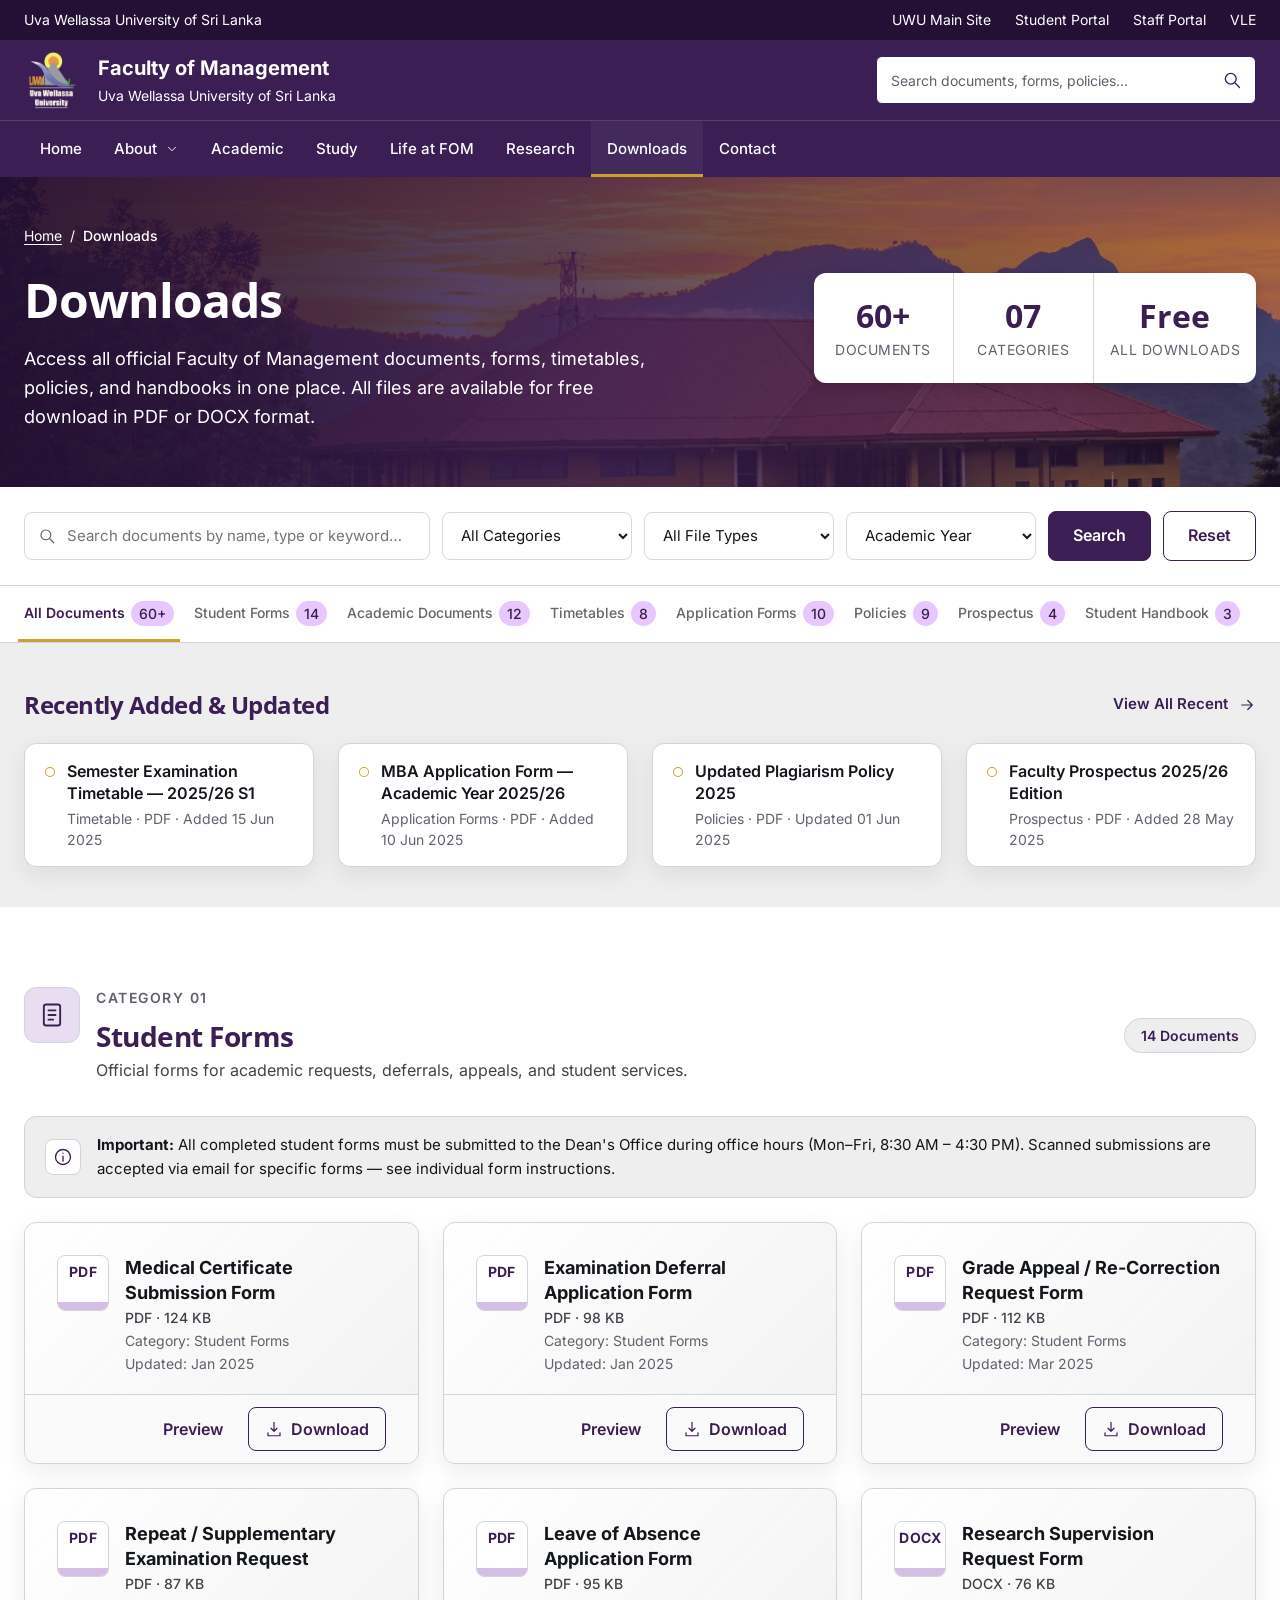
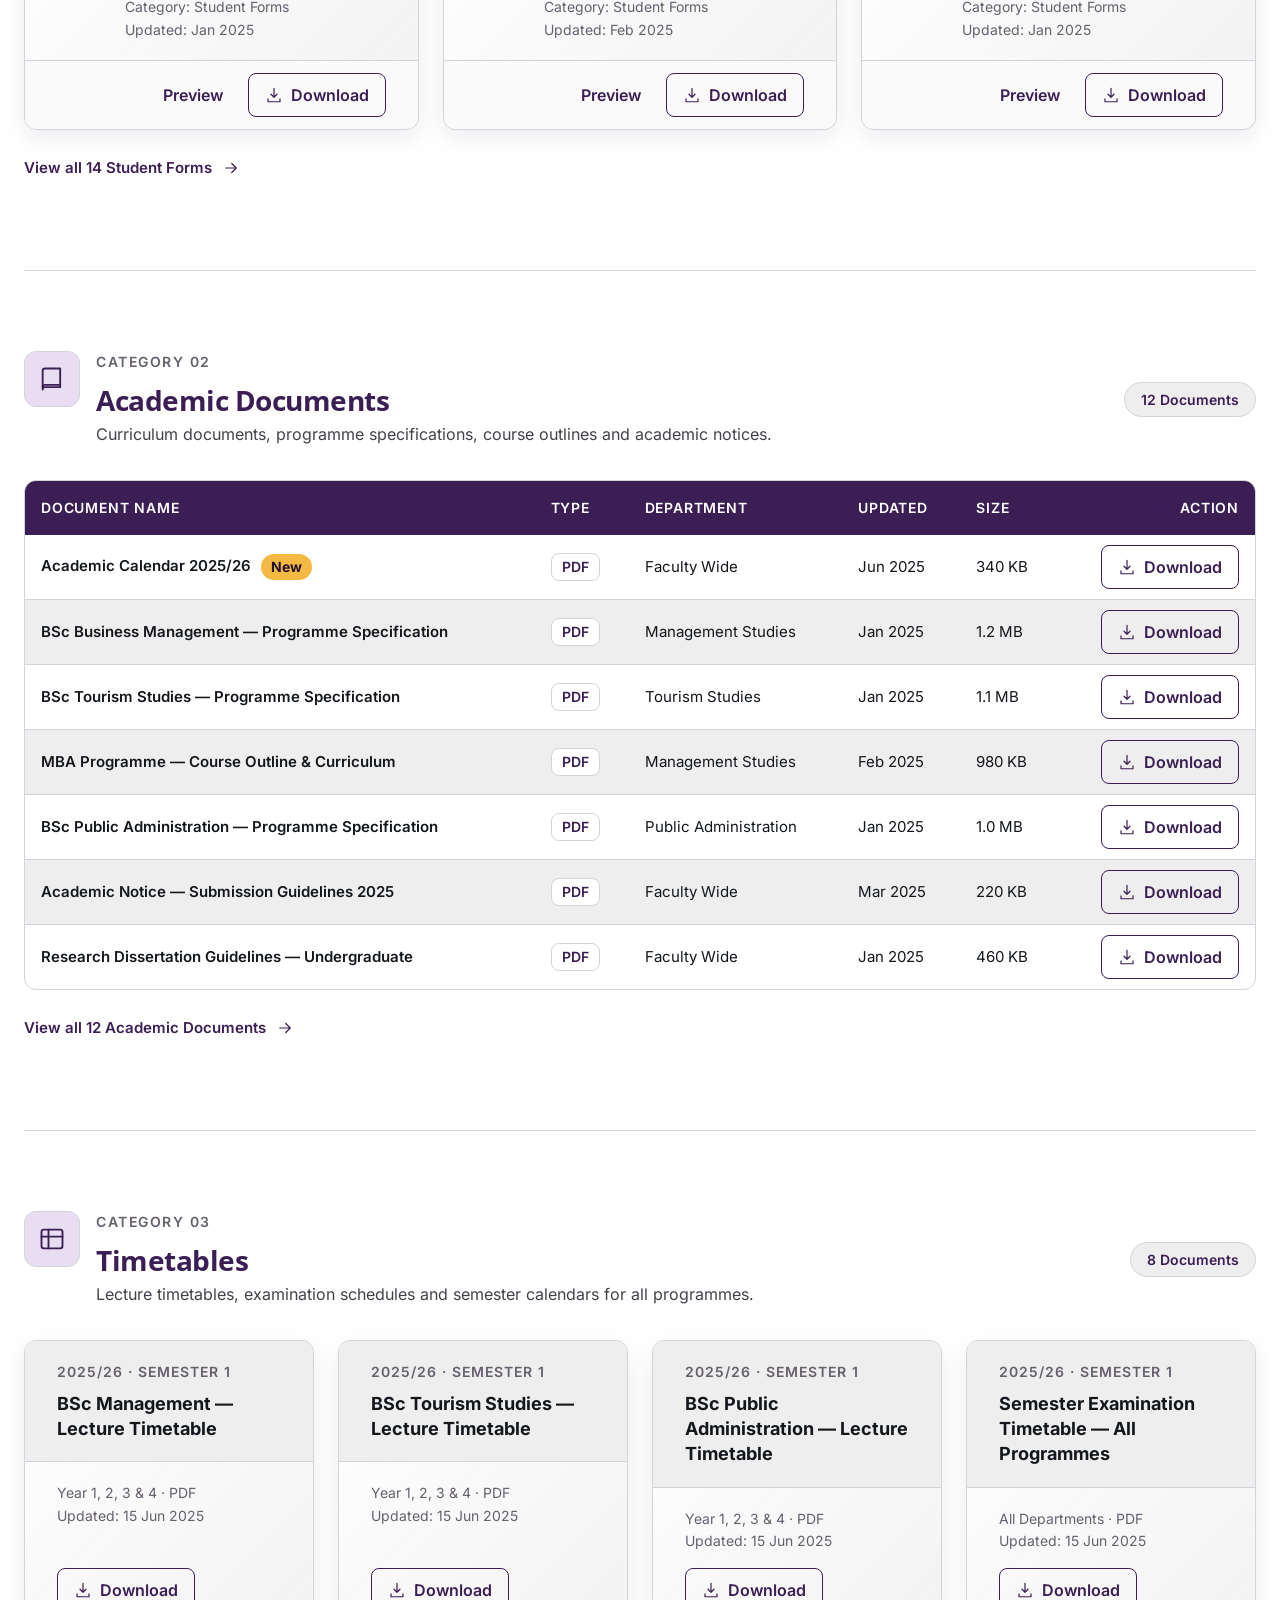
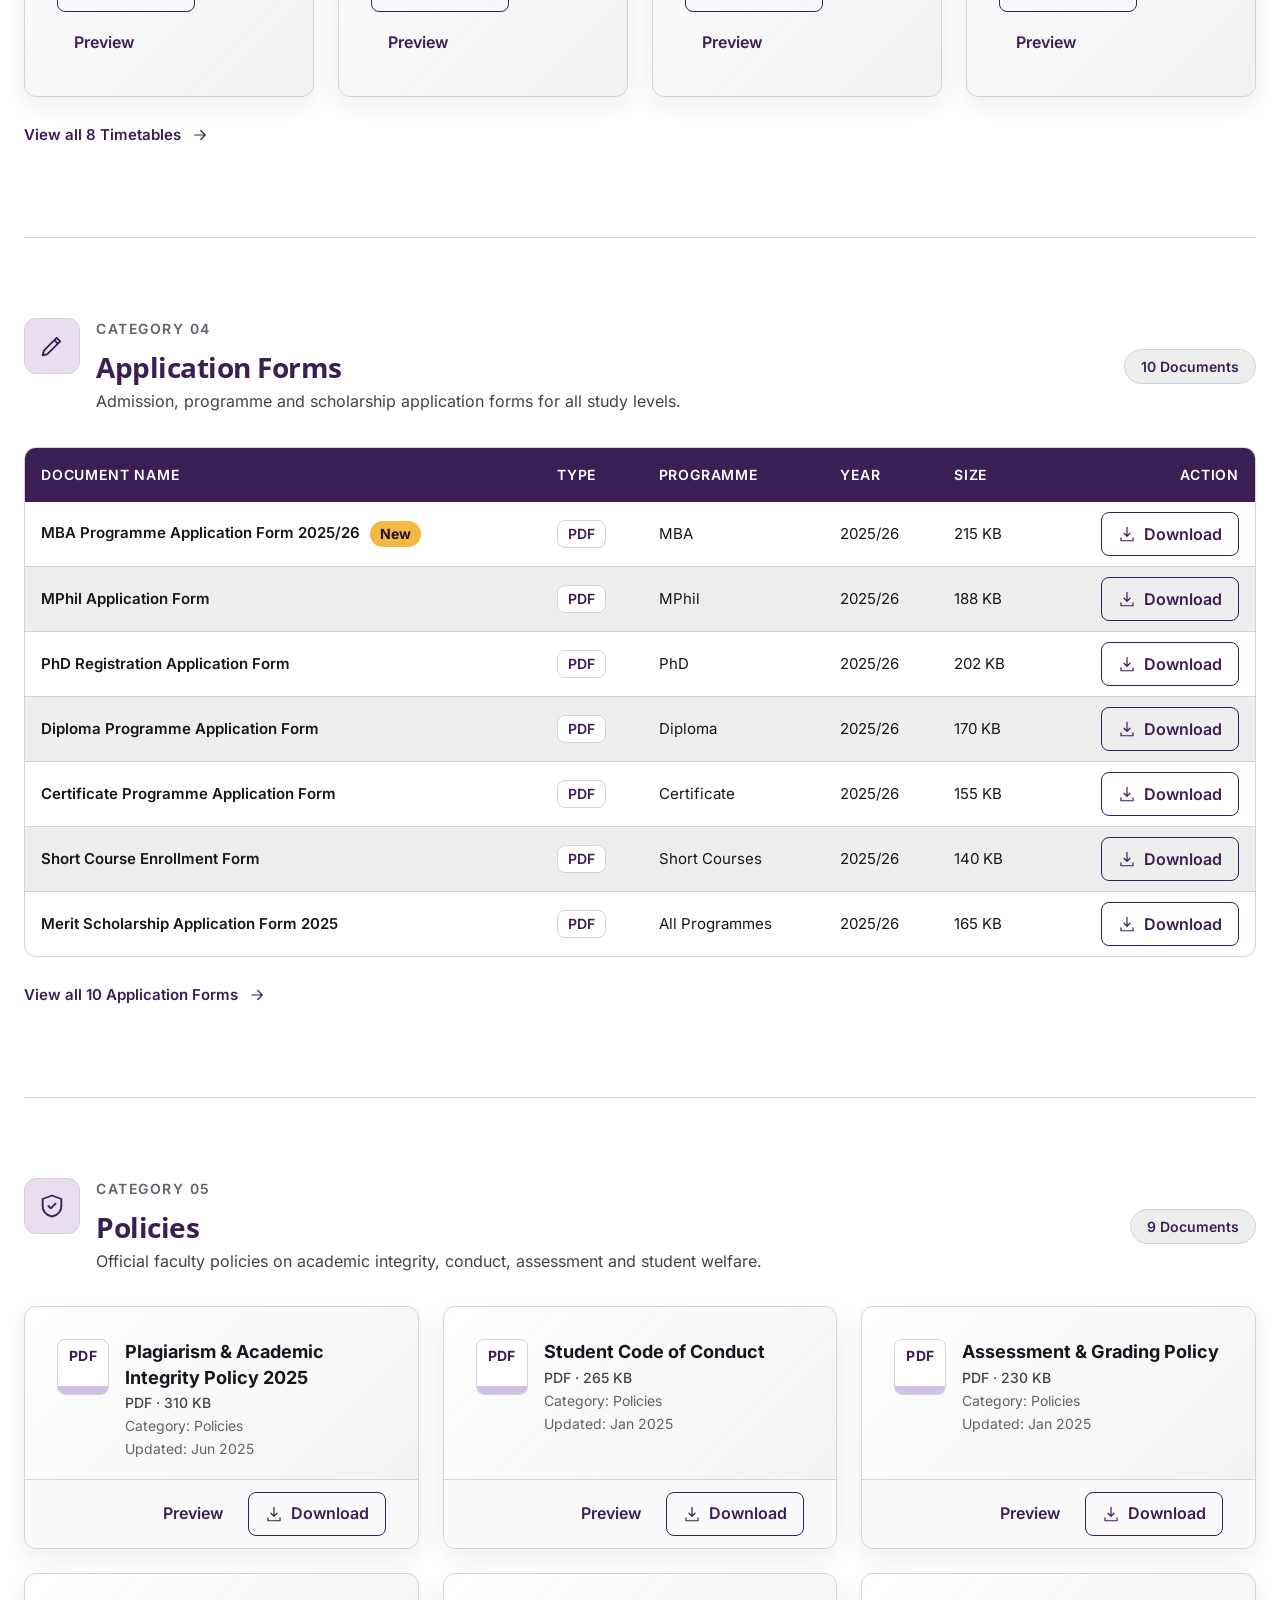
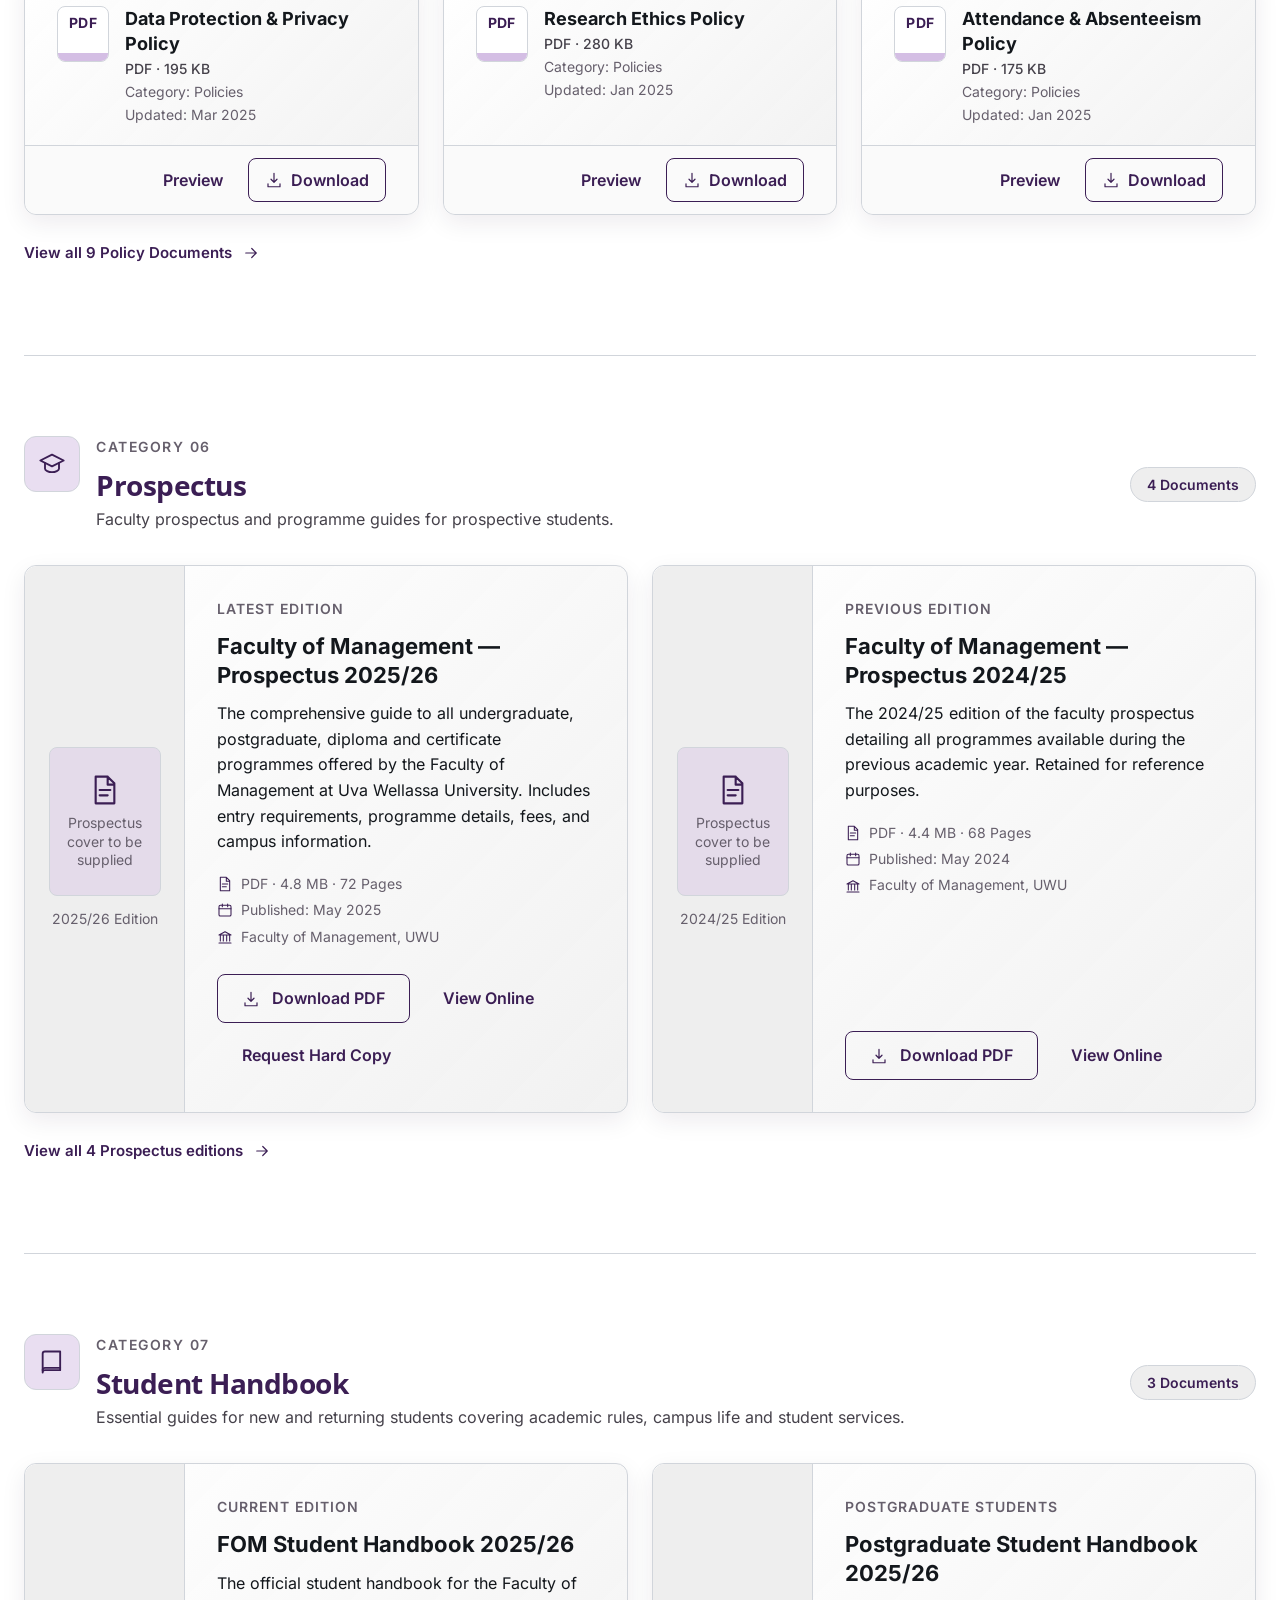
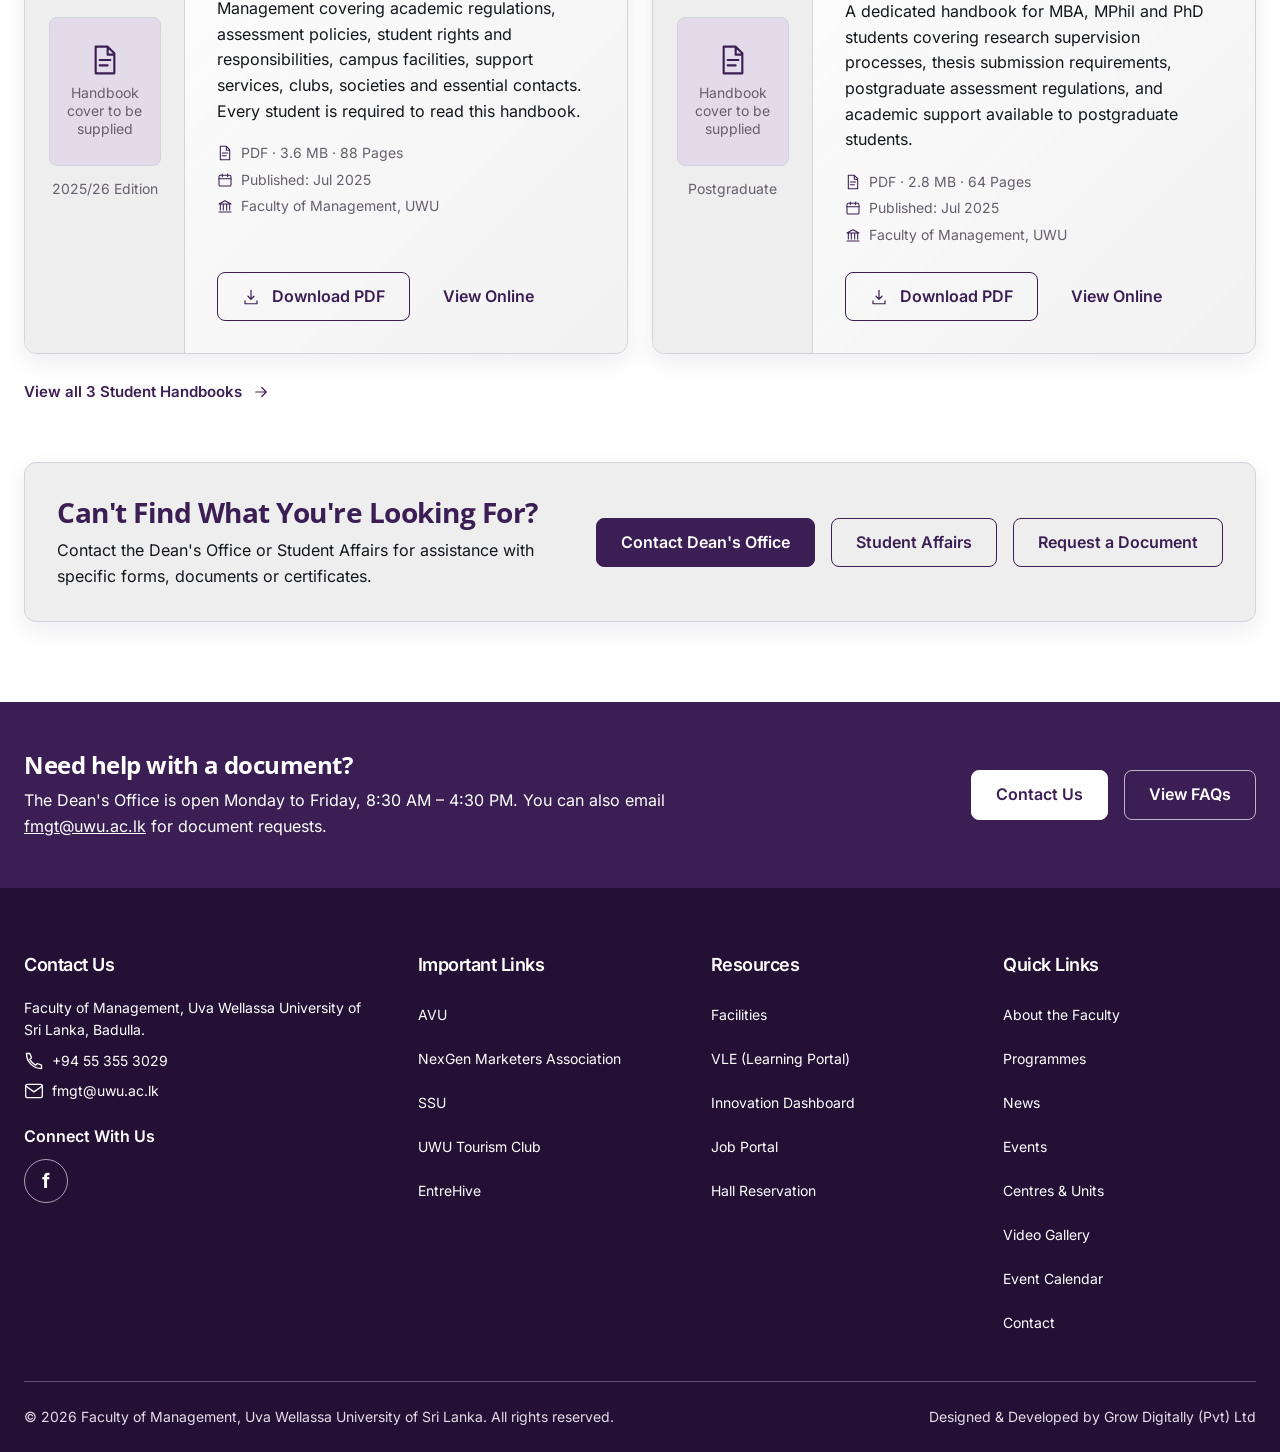
<file: downloads.html>
<!doctype html>
<html lang="en">
  <head>
    <meta charset="utf-8" />
    <meta content="width=device-width, initial-scale=1" name="viewport" />
    <title>Downloads | Faculty of Management – Uva Wellassa University</title>
    <meta content="Access essential Faculty of Management resources, including forms, academic documents, guidelines, notices, and other downloadable materials for students and staff." name="description" />
    <meta content="#3B1E54" name="theme-color" />
    <meta content="website" property="og:type" />
    <meta content="en_GB" property="og:locale" />
    <meta content="Faculty of Management — Uva Wellassa University" property="og:site_name" />
    <meta content="Downloads | Faculty of Management – Uva Wellassa University" property="og:title" />
    <meta content="Access essential Faculty of Management resources, including forms, academic documents, guidelines, notices, and other downloadable materials for students and staff." property="og:description" />
    <meta content="summary_large_image" name="twitter:card" />
    <!-- RELEASE CONFIGURATION: set canonical, og:url and a publicly hosted og:image to the verified production URLs once the domain and faculty-approved share artwork are confirmed. -->
    <script type="application/ld+json">
      {
        "@context": "https://schema.org",
        "@type": "CollectionPage",
        "name": "Downloads | Faculty of Management – Uva Wellassa University",
        "inLanguage": "en",
        "about": {
          "@type": "EducationalOrganization",
          "name": "Faculty of Management",
          "parentOrganization": { "@type": "CollegeOrUniversity", "name": "Uva Wellassa University of Sri Lanka" }
        }
      }
    </script>
    <link href="assets/icon-16x16.png" rel="icon" sizes="16x16" type="image/png" />
    <link href="assets/icon-32x32.png" rel="icon" sizes="32x32" type="image/png" />
    <link href="assets/apple-touch-icon-180x180.png" rel="apple-touch-icon" sizes="180x180" />
    <link href="assets/icon-192x192.png" rel="icon" sizes="192x192" type="image/png" />
    <link href="assets/icon-512x512.png" rel="icon" sizes="512x512" type="image/png" />
    <link href="assets/fonts.css" rel="stylesheet" />
    <link href="assets/base.css" rel="stylesheet" />
    <link href="assets/academic.css" rel="stylesheet" />
    <link href="assets/life.css" rel="stylesheet" />
    <link href="assets/downloads.css" rel="stylesheet" />
  </head>
  <body>
    <!--
DOWNLOADS PAGE — Design Brand Kit v2.0 alignment notes
Layout follows the approved low-fidelity wireframe (Download.png); copy follows the Downloads Page Content Requirement Sheet.
Header, navigation, dialogs and footer are shared with the other pages through assets/base.css and assets/site.js.
No document files were supplied: every Download / Preview / View control opens an explanatory dialog until the real file exists.
Sizes, dates and types shown are the values in the content sheet / wireframe; only items drafted in the wireframe are listed (see category counts for the full set).
-->
    <a class="skip-link" href="#main">Skip to main content</a>
    <div class="utility">
      <div class="container">
        <span>Uva Wellassa University of Sri Lanka</span>
        <div class="utility-links">
          <a href="https://www.uwu.ac.lk/" rel="noopener" target="_blank">UWU Main Site<span class="sr-only"> (opens in a new tab)</span></a><a href="https://fom.www.uwu.ac.lk/student-portal/" rel="noopener" target="_blank">Student Portal<span class="sr-only"> (opens in a new tab)</span></a><a href="https://fom.www.uwu.ac.lk/staff/" rel="noopener" target="_blank">Staff Portal<span class="sr-only"> (opens in a new tab)</span></a><a href="https://vle.uwu.ac.lk/" rel="noopener" target="_blank">VLE<span class="sr-only"> (opens in a new tab)</span></a>
        </div>
      </div>
    </div>
    <aside class="announcement" hidden="" id="faculty-announcement">
      <div class="container">
        <p></p>
        <button aria-label="Dismiss announcement" class="icon-button" type="button">×</button>
      </div>
    </aside>
    <header class="identity" id="top">
      <div class="container">
        <a class="brand" href="index.html">
          <span class="logo-box"><img alt="Uva Wellassa University of Sri Lanka" decoding="async" height="2048" loading="eager" src="assets/logo.png" width="1851" /></span>
          <span><strong>Faculty of Management</strong><small>Uva Wellassa University of Sri Lanka</small></span>
        </a>
        <button aria-controls="navigation" aria-expanded="false" aria-label="Open navigation" class="icon-button menu-toggle" type="button"><svg aria-hidden="true" class="icon" fill="none" stroke="currentColor" stroke-linecap="round" stroke-linejoin="round" stroke-width="1.6" viewBox="0 0 24 24"><path d="M3 6h18M3 12h18M3 18h18"></path></svg></button>
        <form class="search" role="search">
          <label for="site-search">Search this page</label>
          <input id="site-search" placeholder="Search documents, forms, policies…" required="" type="search" />
          <button aria-label="Search" type="submit"><svg aria-hidden="true" class="icon" fill="none" stroke="currentColor" stroke-linecap="round" stroke-linejoin="round" stroke-width="1.6" viewBox="0 0 24 24"><circle cx="10.5" cy="10.5" r="6.5"></circle><path d="m16 16 5 5"></path></svg></button>
        </form>
      </div>
    </header>
    <button aria-label="Close navigation" class="nav-backdrop" hidden="" id="nav-backdrop" tabindex="-1" type="button"></button>
    <nav aria-label="Main navigation" class="navigation" id="navigation">
      <div class="mobile-nav-heading">
        <span>Faculty menu</span>
        <button aria-label="Close navigation" class="icon-button" id="close-navigation" type="button">×</button>
      </div>
      <div class="container">
        <a class="nav-link" href="index.html">Home</a>
        <details class="nav-item">
          <summary>About<svg aria-hidden="true" class="icon" fill="none" stroke="currentColor" stroke-linecap="round" stroke-linejoin="round" stroke-width="1.6" viewBox="0 0 24 24"><path d="m6 9 6 6 6-6"></path></svg></summary>
          <div class="nav-dropdown"><a href="index.html#about">About the faculty</a><a href="index.html#alumni">Alumni spotlight</a></div>
        </details>
        <a class="nav-link" href="academic.html">Academic</a>
        <a class="nav-link" href="study.html">Study</a>
        <a class="nav-link" href="life-at-fom.html">Life at FOM</a>
        <a class="nav-link" href="research.html">Research</a>
        <a aria-current="page" class="nav-link active" href="downloads.html">Downloads</a>
        <a class="nav-link" href="contact.html">Contact</a>
      </div>
    </nav>
    <main id="main" tabindex="-1">
      <section class="page-banner dl-banner" aria-labelledby="page-title">
        <div class="page-banner-media">
          <img src="hero/slide2.webp" alt="Main Faculty of Management building on the Uva Wellassa University campus" width="1484" height="1060" decoding="async" loading="eager" />
        </div>
        <div class="container">
          <div class="dl-banner-grid">
            <div class="page-banner-copy">
              <nav aria-label="Breadcrumb" class="breadcrumb"><a href="index.html">Home</a><span aria-hidden="true">/</span><span aria-current="page">Downloads</span></nav>
              <h1 id="page-title">Downloads</h1>
              <p>Access all official Faculty of Management documents, forms, timetables, policies, and handbooks in one place. All files are available for free download in PDF or DOCX format.</p>
            </div>
            <ul class="banner-panel" aria-label="Downloads at a glance">
              <li><strong>60+</strong><span>Documents</span></li>
              <li><strong>07</strong><span>Categories</span></li>
              <li><strong>Free</strong><span>All Downloads</span></li>
            </ul>
          </div>
        </div>
      </section>

      <section class="dl-search" aria-label="Search and filter documents">
        <div class="container">
          <form class="dl-filter" id="dl-filter" role="search">
            <div class="search-field"><svg aria-hidden="true" class="icon" fill="none" stroke="currentColor" stroke-linecap="round" stroke-linejoin="round" stroke-width="1.6" viewBox="0 0 24 24"><circle cx="10.5" cy="10.5" r="6.5"></circle><path d="m16 16 5 5"></path></svg><input class="control" id="dl-q" type="search" placeholder="Search documents by name, type or keyword…" aria-label="Search documents by name, type or keyword" /></div>
            <select class="control" id="dl-cat" aria-label="Category"><option value="">All Categories</option><option value="student-forms">Student Forms</option><option value="academic-documents">Academic Documents</option><option value="timetables">Timetables</option><option value="application-forms">Application Forms</option><option value="policies">Policies</option><option value="prospectus">Prospectus</option><option value="student-handbook">Student Handbook</option></select>
            <select class="control" id="dl-type" aria-label="File type"><option value="">All File Types</option><option>PDF</option><option>DOCX</option><option>XLSX</option></select>
            <select class="control" id="dl-year" aria-label="Academic year"><option value="">Academic Year</option><option>2025/26</option><option>2024/25</option><option>2023/24</option></select>
            <button class="btn" type="submit">Search</button>
            <button class="btn outline" type="reset" id="dl-reset">Reset</button>
          </form>
        </div>
      </section>

      <nav class="page-tabs dl-tabs" id="page-tabs" aria-label="Document categories">
        <div class="container" id="dl-tabs"><button type="button" data-tab="" aria-pressed="true">All Documents<span class="count-badge">60+</span></button><button type="button" data-tab="student-forms" aria-pressed="false">Student Forms<span class="count-badge">14</span></button><button type="button" data-tab="academic-documents" aria-pressed="false">Academic Documents<span class="count-badge">12</span></button><button type="button" data-tab="timetables" aria-pressed="false">Timetables<span class="count-badge">8</span></button><button type="button" data-tab="application-forms" aria-pressed="false">Application Forms<span class="count-badge">10</span></button><button type="button" data-tab="policies" aria-pressed="false">Policies<span class="count-badge">9</span></button><button type="button" data-tab="prospectus" aria-pressed="false">Prospectus<span class="count-badge">4</span></button><button type="button" data-tab="student-handbook" aria-pressed="false">Student Handbook<span class="count-badge">3</span></button></div>
      </nav>

      <div class="dl-body">
        <section class="recent" id="recent" aria-labelledby="recent-title">
          <div class="container">
            <div class="recent-head"><h2 id="recent-title">Recently Added &amp; Updated</h2><a class="text-link" href="#" data-pending="All recent documents">View All Recent<svg aria-hidden="true" class="icon" fill="none" stroke="currentColor" stroke-linecap="round" stroke-linejoin="round" stroke-width="1.6" viewBox="0 0 24 24"><path d="M5 12h14m-6-6 6 6-6 6"></path></svg></a></div>
            <ul class="recent-grid">
            <li class="recent-card card" data-search="Semester Examination Timetable — 2025/26 S1"><span class="dot" aria-hidden="true"></span><div><h3>Semester Examination Timetable — 2025/26 S1</h3><p>Timetable · PDF · Added 15 Jun 2025</p></div></li>
            <li class="recent-card card" data-search="MBA Application Form — Academic Year 2025/26"><span class="dot" aria-hidden="true"></span><div><h3>MBA Application Form — Academic Year 2025/26</h3><p>Application Forms · PDF · Added 10 Jun 2025</p></div></li>
            <li class="recent-card card" data-search="Updated Plagiarism Policy 2025"><span class="dot" aria-hidden="true"></span><div><h3>Updated Plagiarism Policy 2025</h3><p>Policies · PDF · Updated 01 Jun 2025</p></div></li>
            <li class="recent-card card" data-search="Faculty Prospectus 2025/26 Edition"><span class="dot" aria-hidden="true"></span><div><h3>Faculty Prospectus 2025/26 Edition</h3><p>Prospectus · PDF · Added 28 May 2025</p></div></li>
            </ul>
          </div>
        </section>

        <div class="container dl-cats">
          <p class="dl-status" id="dl-status" role="status" hidden></p>
          <section class="dl-cat" id="student-forms" data-cat-section="student-forms" aria-labelledby="student-forms-title">
            <div class="cat-head">
              <span class="cat-icon"><svg aria-hidden="true" class="icon" fill="none" stroke="currentColor" stroke-linecap="round" stroke-linejoin="round" stroke-width="1.6" viewBox="0 0 24 24"><rect x="5" y="3" width="14" height="18" rx="2"></rect><path d="M9 8h6M9 12h6M9 16h4"></path></svg></span>
              <div class="cat-title"><p class="eyebrow">Category 01</p><h2 id="student-forms-title">Student Forms</h2><p class="cat-desc">Official forms for academic requests, deferrals, appeals, and student services.</p></div>
              <span class="count-pill">14 Documents</span>
            </div>
            <div class="important" role="note"><span class="imp-icon"><svg aria-hidden="true" class="icon" fill="none" stroke="currentColor" stroke-linecap="round" stroke-linejoin="round" stroke-width="1.6" viewBox="0 0 24 24"><circle cx="12" cy="12" r="9"></circle><path d="M12 11v6M12 7.5v.01"></path></svg></span><p><strong>Important:</strong> All completed student forms must be submitted to the Dean's Office during office hours (Mon–Fri, 8:30 AM – 4:30 PM). Scanned submissions are accepted via email for specific forms — see individual form instructions.</p></div>
            <div class="doc-grid">
            <article class="doc-card card" data-item data-cat="student-forms" data-type="PDF" data-year="2025/26" data-text="medical certificate submission form pdf" data-search="Medical Certificate Submission Form">
              <div class="doc-top"><span class="file-tile" aria-hidden="true"><b>PDF</b><i></i></span><div><h3>Medical Certificate Submission Form</h3><p class="fmt">PDF · 124 KB</p><p>Category: Student Forms</p><p>Updated: Jan 2025</p></div></div>
              <div class="doc-foot"><span class="doc-actions"><button class="btn text small" type="button" data-pending="Preview of “Medical Certificate Submission Form”">Preview</button><button class="btn outline dl small" type="button" data-pending="Download of “Medical Certificate Submission Form”"><svg aria-hidden="true" class="icon" fill="none" stroke="currentColor" stroke-linecap="round" stroke-linejoin="round" stroke-width="1.6" viewBox="0 0 24 24"><path d="M12 3v12m-4-4 4 4 4-4M4 17v4h16v-4"></path></svg>Download</button></span></div>
            </article>
            <article class="doc-card card" data-item data-cat="student-forms" data-type="PDF" data-year="2025/26" data-text="examination deferral application form pdf" data-search="Examination Deferral Application Form">
              <div class="doc-top"><span class="file-tile" aria-hidden="true"><b>PDF</b><i></i></span><div><h3>Examination Deferral Application Form</h3><p class="fmt">PDF · 98 KB</p><p>Category: Student Forms</p><p>Updated: Jan 2025</p></div></div>
              <div class="doc-foot"><span class="doc-actions"><button class="btn text small" type="button" data-pending="Preview of “Examination Deferral Application Form”">Preview</button><button class="btn outline dl small" type="button" data-pending="Download of “Examination Deferral Application Form”"><svg aria-hidden="true" class="icon" fill="none" stroke="currentColor" stroke-linecap="round" stroke-linejoin="round" stroke-width="1.6" viewBox="0 0 24 24"><path d="M12 3v12m-4-4 4 4 4-4M4 17v4h16v-4"></path></svg>Download</button></span></div>
            </article>
            <article class="doc-card card" data-item data-cat="student-forms" data-type="PDF" data-year="2025/26" data-text="grade appeal / re-correction request form pdf" data-search="Grade Appeal / Re-Correction Request Form">
              <div class="doc-top"><span class="file-tile" aria-hidden="true"><b>PDF</b><i></i></span><div><h3>Grade Appeal / Re-Correction Request Form</h3><p class="fmt">PDF · 112 KB</p><p>Category: Student Forms</p><p>Updated: Mar 2025</p></div></div>
              <div class="doc-foot"><span class="doc-actions"><button class="btn text small" type="button" data-pending="Preview of “Grade Appeal / Re-Correction Request Form”">Preview</button><button class="btn outline dl small" type="button" data-pending="Download of “Grade Appeal / Re-Correction Request Form”"><svg aria-hidden="true" class="icon" fill="none" stroke="currentColor" stroke-linecap="round" stroke-linejoin="round" stroke-width="1.6" viewBox="0 0 24 24"><path d="M12 3v12m-4-4 4 4 4-4M4 17v4h16v-4"></path></svg>Download</button></span></div>
            </article>
            <article class="doc-card card" data-item data-cat="student-forms" data-type="PDF" data-year="2025/26" data-text="repeat / supplementary examination request pdf" data-search="Repeat / Supplementary Examination Request">
              <div class="doc-top"><span class="file-tile" aria-hidden="true"><b>PDF</b><i></i></span><div><h3>Repeat / Supplementary Examination Request</h3><p class="fmt">PDF · 87 KB</p><p>Category: Student Forms</p><p>Updated: Jan 2025</p></div></div>
              <div class="doc-foot"><span class="doc-actions"><button class="btn text small" type="button" data-pending="Preview of “Repeat / Supplementary Examination Request”">Preview</button><button class="btn outline dl small" type="button" data-pending="Download of “Repeat / Supplementary Examination Request”"><svg aria-hidden="true" class="icon" fill="none" stroke="currentColor" stroke-linecap="round" stroke-linejoin="round" stroke-width="1.6" viewBox="0 0 24 24"><path d="M12 3v12m-4-4 4 4 4-4M4 17v4h16v-4"></path></svg>Download</button></span></div>
            </article>
            <article class="doc-card card" data-item data-cat="student-forms" data-type="PDF" data-year="2025/26" data-text="leave of absence application form pdf" data-search="Leave of Absence Application Form">
              <div class="doc-top"><span class="file-tile" aria-hidden="true"><b>PDF</b><i></i></span><div><h3>Leave of Absence Application Form</h3><p class="fmt">PDF · 95 KB</p><p>Category: Student Forms</p><p>Updated: Feb 2025</p></div></div>
              <div class="doc-foot"><span class="doc-actions"><button class="btn text small" type="button" data-pending="Preview of “Leave of Absence Application Form”">Preview</button><button class="btn outline dl small" type="button" data-pending="Download of “Leave of Absence Application Form”"><svg aria-hidden="true" class="icon" fill="none" stroke="currentColor" stroke-linecap="round" stroke-linejoin="round" stroke-width="1.6" viewBox="0 0 24 24"><path d="M12 3v12m-4-4 4 4 4-4M4 17v4h16v-4"></path></svg>Download</button></span></div>
            </article>
            <article class="doc-card card" data-item data-cat="student-forms" data-type="DOCX" data-year="2025/26" data-text="research supervision request form docx" data-search="Research Supervision Request Form">
              <div class="doc-top"><span class="file-tile" aria-hidden="true"><b>DOCX</b><i></i></span><div><h3>Research Supervision Request Form</h3><p class="fmt">DOCX · 76 KB</p><p>Category: Student Forms</p><p>Updated: Jan 2025</p></div></div>
              <div class="doc-foot"><span class="doc-actions"><button class="btn text small" type="button" data-pending="Preview of “Research Supervision Request Form”">Preview</button><button class="btn outline dl small" type="button" data-pending="Download of “Research Supervision Request Form”"><svg aria-hidden="true" class="icon" fill="none" stroke="currentColor" stroke-linecap="round" stroke-linejoin="round" stroke-width="1.6" viewBox="0 0 24 24"><path d="M12 3v12m-4-4 4 4 4-4M4 17v4h16v-4"></path></svg>Download</button></span></div>
            </article>
            </div>
            <div class="cat-more"><a class="text-link" href="#" data-pending="View all 14 Student Forms">View all 14 Student Forms<svg aria-hidden="true" class="icon" fill="none" stroke="currentColor" stroke-linecap="round" stroke-linejoin="round" stroke-width="1.6" viewBox="0 0 24 24"><path d="M5 12h14m-6-6 6 6-6 6"></path></svg></a></div>
          </section>
          <section class="dl-cat" id="academic-documents" data-cat-section="academic-documents" aria-labelledby="academic-documents-title">
            <div class="cat-head">
              <span class="cat-icon"><svg aria-hidden="true" class="icon" fill="none" stroke="currentColor" stroke-linecap="round" stroke-linejoin="round" stroke-width="1.6" viewBox="0 0 24 24"><path d="M4 5a2 2 0 0 1 2-2h13v16H6a2 2 0 0 0-2 2V5Z"></path><path d="M4 19a2 2 0 0 1 2-2h13"></path></svg></span>
              <div class="cat-title"><p class="eyebrow">Category 02</p><h2 id="academic-documents-title">Academic Documents</h2><p class="cat-desc">Curriculum documents, programme specifications, course outlines and academic notices.</p></div>
              <span class="count-pill">12 Documents</span>
            </div>
            <div class="table-scroll" role="region" aria-label="Academic documents" tabindex="0"><table class="dl-table">
              <thead><tr><th scope="col">Document name</th><th scope="col">Type</th><th scope="col">Department</th><th scope="col">Updated</th><th scope="col">Size</th><th scope="col" class="act">Action</th></tr></thead>
              <tbody>
              <tr data-item data-cat="academic-documents" data-type="PDF" data-year="2025/26" data-text="academic calendar 2025/26 pdf" data-search="Academic Calendar 2025/26"><th scope="row">Academic Calendar 2025/26<span class="new-tag">New</span></th><td><span class="type-tag">PDF</span></td><td>Faculty Wide</td><td>Jun 2025</td><td>340 KB</td><td class="act"><button class="btn outline dl small" type="button" data-pending="Download of “Academic Calendar 2025/26”"><svg aria-hidden="true" class="icon" fill="none" stroke="currentColor" stroke-linecap="round" stroke-linejoin="round" stroke-width="1.6" viewBox="0 0 24 24"><path d="M12 3v12m-4-4 4 4 4-4M4 17v4h16v-4"></path></svg>Download</button></td></tr>
              <tr data-item data-cat="academic-documents" data-type="PDF" data-year="2025/26" data-text="bsc business management — programme specification pdf" data-search="BSc Business Management — Programme Specification"><th scope="row">BSc Business Management — Programme Specification</th><td><span class="type-tag">PDF</span></td><td>Management Studies</td><td>Jan 2025</td><td>1.2 MB</td><td class="act"><button class="btn outline dl small" type="button" data-pending="Download of “BSc Business Management — Programme Specification”"><svg aria-hidden="true" class="icon" fill="none" stroke="currentColor" stroke-linecap="round" stroke-linejoin="round" stroke-width="1.6" viewBox="0 0 24 24"><path d="M12 3v12m-4-4 4 4 4-4M4 17v4h16v-4"></path></svg>Download</button></td></tr>
              <tr data-item data-cat="academic-documents" data-type="PDF" data-year="2025/26" data-text="bsc tourism studies — programme specification pdf" data-search="BSc Tourism Studies — Programme Specification"><th scope="row">BSc Tourism Studies — Programme Specification</th><td><span class="type-tag">PDF</span></td><td>Tourism Studies</td><td>Jan 2025</td><td>1.1 MB</td><td class="act"><button class="btn outline dl small" type="button" data-pending="Download of “BSc Tourism Studies — Programme Specification”"><svg aria-hidden="true" class="icon" fill="none" stroke="currentColor" stroke-linecap="round" stroke-linejoin="round" stroke-width="1.6" viewBox="0 0 24 24"><path d="M12 3v12m-4-4 4 4 4-4M4 17v4h16v-4"></path></svg>Download</button></td></tr>
              <tr data-item data-cat="academic-documents" data-type="PDF" data-year="2025/26" data-text="mba programme — course outline &amp; curriculum pdf" data-search="MBA Programme — Course Outline &amp; Curriculum"><th scope="row">MBA Programme — Course Outline &amp; Curriculum</th><td><span class="type-tag">PDF</span></td><td>Management Studies</td><td>Feb 2025</td><td>980 KB</td><td class="act"><button class="btn outline dl small" type="button" data-pending="Download of “MBA Programme — Course Outline &amp; Curriculum”"><svg aria-hidden="true" class="icon" fill="none" stroke="currentColor" stroke-linecap="round" stroke-linejoin="round" stroke-width="1.6" viewBox="0 0 24 24"><path d="M12 3v12m-4-4 4 4 4-4M4 17v4h16v-4"></path></svg>Download</button></td></tr>
              <tr data-item data-cat="academic-documents" data-type="PDF" data-year="2025/26" data-text="bsc public administration — programme specification pdf" data-search="BSc Public Administration — Programme Specification"><th scope="row">BSc Public Administration — Programme Specification</th><td><span class="type-tag">PDF</span></td><td>Public Administration</td><td>Jan 2025</td><td>1.0 MB</td><td class="act"><button class="btn outline dl small" type="button" data-pending="Download of “BSc Public Administration — Programme Specification”"><svg aria-hidden="true" class="icon" fill="none" stroke="currentColor" stroke-linecap="round" stroke-linejoin="round" stroke-width="1.6" viewBox="0 0 24 24"><path d="M12 3v12m-4-4 4 4 4-4M4 17v4h16v-4"></path></svg>Download</button></td></tr>
              <tr data-item data-cat="academic-documents" data-type="PDF" data-year="2025/26" data-text="academic notice — submission guidelines 2025 pdf" data-search="Academic Notice — Submission Guidelines 2025"><th scope="row">Academic Notice — Submission Guidelines 2025</th><td><span class="type-tag">PDF</span></td><td>Faculty Wide</td><td>Mar 2025</td><td>220 KB</td><td class="act"><button class="btn outline dl small" type="button" data-pending="Download of “Academic Notice — Submission Guidelines 2025”"><svg aria-hidden="true" class="icon" fill="none" stroke="currentColor" stroke-linecap="round" stroke-linejoin="round" stroke-width="1.6" viewBox="0 0 24 24"><path d="M12 3v12m-4-4 4 4 4-4M4 17v4h16v-4"></path></svg>Download</button></td></tr>
              <tr data-item data-cat="academic-documents" data-type="PDF" data-year="2025/26" data-text="research dissertation guidelines — undergraduate pdf" data-search="Research Dissertation Guidelines — Undergraduate"><th scope="row">Research Dissertation Guidelines — Undergraduate</th><td><span class="type-tag">PDF</span></td><td>Faculty Wide</td><td>Jan 2025</td><td>460 KB</td><td class="act"><button class="btn outline dl small" type="button" data-pending="Download of “Research Dissertation Guidelines — Undergraduate”"><svg aria-hidden="true" class="icon" fill="none" stroke="currentColor" stroke-linecap="round" stroke-linejoin="round" stroke-width="1.6" viewBox="0 0 24 24"><path d="M12 3v12m-4-4 4 4 4-4M4 17v4h16v-4"></path></svg>Download</button></td></tr>
              </tbody></table></div>
            <div class="cat-more"><a class="text-link" href="#" data-pending="View all 12 Academic Documents">View all 12 Academic Documents<svg aria-hidden="true" class="icon" fill="none" stroke="currentColor" stroke-linecap="round" stroke-linejoin="round" stroke-width="1.6" viewBox="0 0 24 24"><path d="M5 12h14m-6-6 6 6-6 6"></path></svg></a></div>
          </section>
          <section class="dl-cat" id="timetables" data-cat-section="timetables" aria-labelledby="timetables-title">
            <div class="cat-head">
              <span class="cat-icon"><svg aria-hidden="true" class="icon" fill="none" stroke="currentColor" stroke-linecap="round" stroke-linejoin="round" stroke-width="1.6" viewBox="0 0 24 24"><rect x="3" y="4" width="18" height="16" rx="2"></rect><path d="M3 10h18M9 4v16"></path></svg></span>
              <div class="cat-title"><p class="eyebrow">Category 03</p><h2 id="timetables-title">Timetables</h2><p class="cat-desc">Lecture timetables, examination schedules and semester calendars for all programmes.</p></div>
              <span class="count-pill">8 Documents</span>
            </div>
            <div class="tt-grid">
            <article class="tt-card card" data-item data-cat="timetables" data-type="PDF" data-year="2025/26" data-text="bsc management — lecture timetable pdf" data-search="BSc Management — Lecture Timetable">
              <div class="tt-head"><p class="card-eyebrow">2025/26 · Semester 1</p><h3>BSc Management — Lecture Timetable</h3></div>
              <div class="tt-body"><p>Year 1, 2, 3 & 4 · PDF</p><p>Updated: 15 Jun 2025</p><div class="actions"><button class="btn outline dl small" type="button" data-pending="Download of “BSc Management — Lecture Timetable”"><svg aria-hidden="true" class="icon" fill="none" stroke="currentColor" stroke-linecap="round" stroke-linejoin="round" stroke-width="1.6" viewBox="0 0 24 24"><path d="M12 3v12m-4-4 4 4 4-4M4 17v4h16v-4"></path></svg>Download</button><button class="btn text small" type="button" data-pending="Preview of “BSc Management — Lecture Timetable”">Preview</button></div></div>
            </article>
            <article class="tt-card card" data-item data-cat="timetables" data-type="PDF" data-year="2025/26" data-text="bsc tourism studies — lecture timetable pdf" data-search="BSc Tourism Studies — Lecture Timetable">
              <div class="tt-head"><p class="card-eyebrow">2025/26 · Semester 1</p><h3>BSc Tourism Studies — Lecture Timetable</h3></div>
              <div class="tt-body"><p>Year 1, 2, 3 & 4 · PDF</p><p>Updated: 15 Jun 2025</p><div class="actions"><button class="btn outline dl small" type="button" data-pending="Download of “BSc Tourism Studies — Lecture Timetable”"><svg aria-hidden="true" class="icon" fill="none" stroke="currentColor" stroke-linecap="round" stroke-linejoin="round" stroke-width="1.6" viewBox="0 0 24 24"><path d="M12 3v12m-4-4 4 4 4-4M4 17v4h16v-4"></path></svg>Download</button><button class="btn text small" type="button" data-pending="Preview of “BSc Tourism Studies — Lecture Timetable”">Preview</button></div></div>
            </article>
            <article class="tt-card card" data-item data-cat="timetables" data-type="PDF" data-year="2025/26" data-text="bsc public administration — lecture timetable pdf" data-search="BSc Public Administration — Lecture Timetable">
              <div class="tt-head"><p class="card-eyebrow">2025/26 · Semester 1</p><h3>BSc Public Administration — Lecture Timetable</h3></div>
              <div class="tt-body"><p>Year 1, 2, 3 & 4 · PDF</p><p>Updated: 15 Jun 2025</p><div class="actions"><button class="btn outline dl small" type="button" data-pending="Download of “BSc Public Administration — Lecture Timetable”"><svg aria-hidden="true" class="icon" fill="none" stroke="currentColor" stroke-linecap="round" stroke-linejoin="round" stroke-width="1.6" viewBox="0 0 24 24"><path d="M12 3v12m-4-4 4 4 4-4M4 17v4h16v-4"></path></svg>Download</button><button class="btn text small" type="button" data-pending="Preview of “BSc Public Administration — Lecture Timetable”">Preview</button></div></div>
            </article>
            <article class="tt-card card" data-item data-cat="timetables" data-type="PDF" data-year="2025/26" data-text="semester examination timetable — all programmes pdf" data-search="Semester Examination Timetable — All Programmes">
              <div class="tt-head"><p class="card-eyebrow">2025/26 · Semester 1</p><h3>Semester Examination Timetable — All Programmes</h3></div>
              <div class="tt-body"><p>All Departments · PDF</p><p>Updated: 15 Jun 2025</p><div class="actions"><button class="btn outline dl small" type="button" data-pending="Download of “Semester Examination Timetable — All Programmes”"><svg aria-hidden="true" class="icon" fill="none" stroke="currentColor" stroke-linecap="round" stroke-linejoin="round" stroke-width="1.6" viewBox="0 0 24 24"><path d="M12 3v12m-4-4 4 4 4-4M4 17v4h16v-4"></path></svg>Download</button><button class="btn text small" type="button" data-pending="Preview of “Semester Examination Timetable — All Programmes”">Preview</button></div></div>
            </article>
            </div>
            <div class="cat-more"><a class="text-link" href="#" data-pending="View all 8 Timetables">View all 8 Timetables<svg aria-hidden="true" class="icon" fill="none" stroke="currentColor" stroke-linecap="round" stroke-linejoin="round" stroke-width="1.6" viewBox="0 0 24 24"><path d="M5 12h14m-6-6 6 6-6 6"></path></svg></a></div>
          </section>
          <section class="dl-cat" id="application-forms" data-cat-section="application-forms" aria-labelledby="application-forms-title">
            <div class="cat-head">
              <span class="cat-icon"><svg aria-hidden="true" class="icon" fill="none" stroke="currentColor" stroke-linecap="round" stroke-linejoin="round" stroke-width="1.6" viewBox="0 0 24 24"><path d="m4 20 1-4L16 5l3 3L8 19l-4 1ZM14 7l3 3"></path></svg></span>
              <div class="cat-title"><p class="eyebrow">Category 04</p><h2 id="application-forms-title">Application Forms</h2><p class="cat-desc">Admission, programme and scholarship application forms for all study levels.</p></div>
              <span class="count-pill">10 Documents</span>
            </div>
            <div class="table-scroll" role="region" aria-label="Application forms" tabindex="0"><table class="dl-table">
              <thead><tr><th scope="col">Document name</th><th scope="col">Type</th><th scope="col">Programme</th><th scope="col">Year</th><th scope="col">Size</th><th scope="col" class="act">Action</th></tr></thead>
              <tbody>
              <tr data-item data-cat="application-forms" data-type="PDF" data-year="2025/26" data-text="mba programme application form 2025/26 pdf" data-search="MBA Programme Application Form 2025/26"><th scope="row">MBA Programme Application Form 2025/26<span class="new-tag">New</span></th><td><span class="type-tag">PDF</span></td><td>MBA</td><td>2025/26</td><td>215 KB</td><td class="act"><button class="btn outline dl small" type="button" data-pending="Download of “MBA Programme Application Form 2025/26”"><svg aria-hidden="true" class="icon" fill="none" stroke="currentColor" stroke-linecap="round" stroke-linejoin="round" stroke-width="1.6" viewBox="0 0 24 24"><path d="M12 3v12m-4-4 4 4 4-4M4 17v4h16v-4"></path></svg>Download</button></td></tr>
              <tr data-item data-cat="application-forms" data-type="PDF" data-year="2025/26" data-text="mphil application form pdf" data-search="MPhil Application Form"><th scope="row">MPhil Application Form</th><td><span class="type-tag">PDF</span></td><td>MPhil</td><td>2025/26</td><td>188 KB</td><td class="act"><button class="btn outline dl small" type="button" data-pending="Download of “MPhil Application Form”"><svg aria-hidden="true" class="icon" fill="none" stroke="currentColor" stroke-linecap="round" stroke-linejoin="round" stroke-width="1.6" viewBox="0 0 24 24"><path d="M12 3v12m-4-4 4 4 4-4M4 17v4h16v-4"></path></svg>Download</button></td></tr>
              <tr data-item data-cat="application-forms" data-type="PDF" data-year="2025/26" data-text="phd registration application form pdf" data-search="PhD Registration Application Form"><th scope="row">PhD Registration Application Form</th><td><span class="type-tag">PDF</span></td><td>PhD</td><td>2025/26</td><td>202 KB</td><td class="act"><button class="btn outline dl small" type="button" data-pending="Download of “PhD Registration Application Form”"><svg aria-hidden="true" class="icon" fill="none" stroke="currentColor" stroke-linecap="round" stroke-linejoin="round" stroke-width="1.6" viewBox="0 0 24 24"><path d="M12 3v12m-4-4 4 4 4-4M4 17v4h16v-4"></path></svg>Download</button></td></tr>
              <tr data-item data-cat="application-forms" data-type="PDF" data-year="2025/26" data-text="diploma programme application form pdf" data-search="Diploma Programme Application Form"><th scope="row">Diploma Programme Application Form</th><td><span class="type-tag">PDF</span></td><td>Diploma</td><td>2025/26</td><td>170 KB</td><td class="act"><button class="btn outline dl small" type="button" data-pending="Download of “Diploma Programme Application Form”"><svg aria-hidden="true" class="icon" fill="none" stroke="currentColor" stroke-linecap="round" stroke-linejoin="round" stroke-width="1.6" viewBox="0 0 24 24"><path d="M12 3v12m-4-4 4 4 4-4M4 17v4h16v-4"></path></svg>Download</button></td></tr>
              <tr data-item data-cat="application-forms" data-type="PDF" data-year="2025/26" data-text="certificate programme application form pdf" data-search="Certificate Programme Application Form"><th scope="row">Certificate Programme Application Form</th><td><span class="type-tag">PDF</span></td><td>Certificate</td><td>2025/26</td><td>155 KB</td><td class="act"><button class="btn outline dl small" type="button" data-pending="Download of “Certificate Programme Application Form”"><svg aria-hidden="true" class="icon" fill="none" stroke="currentColor" stroke-linecap="round" stroke-linejoin="round" stroke-width="1.6" viewBox="0 0 24 24"><path d="M12 3v12m-4-4 4 4 4-4M4 17v4h16v-4"></path></svg>Download</button></td></tr>
              <tr data-item data-cat="application-forms" data-type="PDF" data-year="2025/26" data-text="short course enrollment form pdf" data-search="Short Course Enrollment Form"><th scope="row">Short Course Enrollment Form</th><td><span class="type-tag">PDF</span></td><td>Short Courses</td><td>2025/26</td><td>140 KB</td><td class="act"><button class="btn outline dl small" type="button" data-pending="Download of “Short Course Enrollment Form”"><svg aria-hidden="true" class="icon" fill="none" stroke="currentColor" stroke-linecap="round" stroke-linejoin="round" stroke-width="1.6" viewBox="0 0 24 24"><path d="M12 3v12m-4-4 4 4 4-4M4 17v4h16v-4"></path></svg>Download</button></td></tr>
              <tr data-item data-cat="application-forms" data-type="PDF" data-year="2025/26" data-text="merit scholarship application form 2025 pdf" data-search="Merit Scholarship Application Form 2025"><th scope="row">Merit Scholarship Application Form 2025</th><td><span class="type-tag">PDF</span></td><td>All Programmes</td><td>2025/26</td><td>165 KB</td><td class="act"><button class="btn outline dl small" type="button" data-pending="Download of “Merit Scholarship Application Form 2025”"><svg aria-hidden="true" class="icon" fill="none" stroke="currentColor" stroke-linecap="round" stroke-linejoin="round" stroke-width="1.6" viewBox="0 0 24 24"><path d="M12 3v12m-4-4 4 4 4-4M4 17v4h16v-4"></path></svg>Download</button></td></tr>
              </tbody></table></div>
            <div class="cat-more"><a class="text-link" href="#" data-pending="View all 10 Application Forms">View all 10 Application Forms<svg aria-hidden="true" class="icon" fill="none" stroke="currentColor" stroke-linecap="round" stroke-linejoin="round" stroke-width="1.6" viewBox="0 0 24 24"><path d="M5 12h14m-6-6 6 6-6 6"></path></svg></a></div>
          </section>
          <section class="dl-cat" id="policies" data-cat-section="policies" aria-labelledby="policies-title">
            <div class="cat-head">
              <span class="cat-icon"><svg aria-hidden="true" class="icon" fill="none" stroke="currentColor" stroke-linecap="round" stroke-linejoin="round" stroke-width="1.6" viewBox="0 0 24 24"><path d="M12 3 4 6v6c0 5 3.5 8 8 9 4.5-1 8-4 8-9V6l-8-3Z"></path><path d="m9 12 2 2 4-4"></path></svg></span>
              <div class="cat-title"><p class="eyebrow">Category 05</p><h2 id="policies-title">Policies</h2><p class="cat-desc">Official faculty policies on academic integrity, conduct, assessment and student welfare.</p></div>
              <span class="count-pill">9 Documents</span>
            </div>
            <div class="doc-grid">
            <article class="doc-card card" data-item data-cat="policies" data-type="PDF" data-year="2025/26" data-text="plagiarism &amp; academic integrity policy 2025 pdf" data-search="Plagiarism &amp; Academic Integrity Policy 2025">
              <div class="doc-top"><span class="file-tile" aria-hidden="true"><b>PDF</b><i></i></span><div><h3>Plagiarism &amp; Academic Integrity Policy 2025</h3><p class="fmt">PDF · 310 KB</p><p>Category: Policies</p><p>Updated: Jun 2025</p></div></div>
              <div class="doc-foot"><span class="doc-actions"><button class="btn text small" type="button" data-pending="Preview of “Plagiarism &amp; Academic Integrity Policy 2025”">Preview</button><button class="btn outline dl small" type="button" data-pending="Download of “Plagiarism &amp; Academic Integrity Policy 2025”"><svg aria-hidden="true" class="icon" fill="none" stroke="currentColor" stroke-linecap="round" stroke-linejoin="round" stroke-width="1.6" viewBox="0 0 24 24"><path d="M12 3v12m-4-4 4 4 4-4M4 17v4h16v-4"></path></svg>Download</button></span></div>
            </article>
            <article class="doc-card card" data-item data-cat="policies" data-type="PDF" data-year="2025/26" data-text="student code of conduct pdf" data-search="Student Code of Conduct">
              <div class="doc-top"><span class="file-tile" aria-hidden="true"><b>PDF</b><i></i></span><div><h3>Student Code of Conduct</h3><p class="fmt">PDF · 265 KB</p><p>Category: Policies</p><p>Updated: Jan 2025</p></div></div>
              <div class="doc-foot"><span class="doc-actions"><button class="btn text small" type="button" data-pending="Preview of “Student Code of Conduct”">Preview</button><button class="btn outline dl small" type="button" data-pending="Download of “Student Code of Conduct”"><svg aria-hidden="true" class="icon" fill="none" stroke="currentColor" stroke-linecap="round" stroke-linejoin="round" stroke-width="1.6" viewBox="0 0 24 24"><path d="M12 3v12m-4-4 4 4 4-4M4 17v4h16v-4"></path></svg>Download</button></span></div>
            </article>
            <article class="doc-card card" data-item data-cat="policies" data-type="PDF" data-year="2025/26" data-text="assessment &amp; grading policy pdf" data-search="Assessment &amp; Grading Policy">
              <div class="doc-top"><span class="file-tile" aria-hidden="true"><b>PDF</b><i></i></span><div><h3>Assessment &amp; Grading Policy</h3><p class="fmt">PDF · 230 KB</p><p>Category: Policies</p><p>Updated: Jan 2025</p></div></div>
              <div class="doc-foot"><span class="doc-actions"><button class="btn text small" type="button" data-pending="Preview of “Assessment &amp; Grading Policy”">Preview</button><button class="btn outline dl small" type="button" data-pending="Download of “Assessment &amp; Grading Policy”"><svg aria-hidden="true" class="icon" fill="none" stroke="currentColor" stroke-linecap="round" stroke-linejoin="round" stroke-width="1.6" viewBox="0 0 24 24"><path d="M12 3v12m-4-4 4 4 4-4M4 17v4h16v-4"></path></svg>Download</button></span></div>
            </article>
            <article class="doc-card card" data-item data-cat="policies" data-type="PDF" data-year="2025/26" data-text="data protection &amp; privacy policy pdf" data-search="Data Protection &amp; Privacy Policy">
              <div class="doc-top"><span class="file-tile" aria-hidden="true"><b>PDF</b><i></i></span><div><h3>Data Protection &amp; Privacy Policy</h3><p class="fmt">PDF · 195 KB</p><p>Category: Policies</p><p>Updated: Mar 2025</p></div></div>
              <div class="doc-foot"><span class="doc-actions"><button class="btn text small" type="button" data-pending="Preview of “Data Protection &amp; Privacy Policy”">Preview</button><button class="btn outline dl small" type="button" data-pending="Download of “Data Protection &amp; Privacy Policy”"><svg aria-hidden="true" class="icon" fill="none" stroke="currentColor" stroke-linecap="round" stroke-linejoin="round" stroke-width="1.6" viewBox="0 0 24 24"><path d="M12 3v12m-4-4 4 4 4-4M4 17v4h16v-4"></path></svg>Download</button></span></div>
            </article>
            <article class="doc-card card" data-item data-cat="policies" data-type="PDF" data-year="2025/26" data-text="research ethics policy pdf" data-search="Research Ethics Policy">
              <div class="doc-top"><span class="file-tile" aria-hidden="true"><b>PDF</b><i></i></span><div><h3>Research Ethics Policy</h3><p class="fmt">PDF · 280 KB</p><p>Category: Policies</p><p>Updated: Jan 2025</p></div></div>
              <div class="doc-foot"><span class="doc-actions"><button class="btn text small" type="button" data-pending="Preview of “Research Ethics Policy”">Preview</button><button class="btn outline dl small" type="button" data-pending="Download of “Research Ethics Policy”"><svg aria-hidden="true" class="icon" fill="none" stroke="currentColor" stroke-linecap="round" stroke-linejoin="round" stroke-width="1.6" viewBox="0 0 24 24"><path d="M12 3v12m-4-4 4 4 4-4M4 17v4h16v-4"></path></svg>Download</button></span></div>
            </article>
            <article class="doc-card card" data-item data-cat="policies" data-type="PDF" data-year="2025/26" data-text="attendance &amp; absenteeism policy pdf" data-search="Attendance &amp; Absenteeism Policy">
              <div class="doc-top"><span class="file-tile" aria-hidden="true"><b>PDF</b><i></i></span><div><h3>Attendance &amp; Absenteeism Policy</h3><p class="fmt">PDF · 175 KB</p><p>Category: Policies</p><p>Updated: Jan 2025</p></div></div>
              <div class="doc-foot"><span class="doc-actions"><button class="btn text small" type="button" data-pending="Preview of “Attendance &amp; Absenteeism Policy”">Preview</button><button class="btn outline dl small" type="button" data-pending="Download of “Attendance &amp; Absenteeism Policy”"><svg aria-hidden="true" class="icon" fill="none" stroke="currentColor" stroke-linecap="round" stroke-linejoin="round" stroke-width="1.6" viewBox="0 0 24 24"><path d="M12 3v12m-4-4 4 4 4-4M4 17v4h16v-4"></path></svg>Download</button></span></div>
            </article>
            </div>
            <div class="cat-more"><a class="text-link" href="#" data-pending="View all 9 Policy Documents">View all 9 Policy Documents<svg aria-hidden="true" class="icon" fill="none" stroke="currentColor" stroke-linecap="round" stroke-linejoin="round" stroke-width="1.6" viewBox="0 0 24 24"><path d="M5 12h14m-6-6 6 6-6 6"></path></svg></a></div>
          </section>
          <section class="dl-cat" id="prospectus" data-cat-section="prospectus" aria-labelledby="prospectus-title">
            <div class="cat-head">
              <span class="cat-icon"><svg aria-hidden="true" class="icon" fill="none" stroke="currentColor" stroke-linecap="round" stroke-linejoin="round" stroke-width="1.6" viewBox="0 0 24 24"><path d="m2 9 10-5 10 5-10 5L2 9Z"></path><path d="M6 11v5c0 1.5 3 3 6 3s6-1.5 6-3v-5"></path></svg></span>
              <div class="cat-title"><p class="eyebrow">Category 06</p><h2 id="prospectus-title">Prospectus</h2><p class="cat-desc">Faculty prospectus and programme guides for prospective students.</p></div>
              <span class="count-pill">4 Documents</span>
            </div>
            <div class="feat-grid">
              <article class="feat-card card" data-item data-cat="prospectus" data-type="PDF" data-year="2025/26" data-text="faculty of management — prospectus 2025/26 pdf" data-search="Faculty of Management — Prospectus 2025/26">
                <div class="feat-cover"><div class="cover-ph" role="img" aria-label="Prospectus cover to be supplied"><svg aria-hidden="true" class="icon" fill="none" stroke="currentColor" stroke-linecap="round" stroke-linejoin="round" stroke-width="1.6" viewBox="0 0 24 24"><path d="M5 2h9l5 5v15H5zM14 2v6h5M8 12h8M8 16h6"></path></svg><span>Prospectus cover to be supplied</span></div><p>2025/26 Edition</p></div>
                <div class="feat-body">
                  <p class="card-eyebrow">Latest Edition</p>
                  <h3>Faculty of Management — Prospectus 2025/26</h3>
                  <p class="feat-desc">The comprehensive guide to all undergraduate, postgraduate, diploma and certificate programmes offered by the Faculty of Management at Uva Wellassa University. Includes entry requirements, programme details, fees, and campus information.</p>
                  <ul class="feat-meta"><li><svg aria-hidden="true" class="icon" fill="none" stroke="currentColor" stroke-linecap="round" stroke-linejoin="round" stroke-width="1.6" viewBox="0 0 24 24"><path d="M5 2h9l5 5v15H5zM14 2v6h5M8 12h8M8 16h6"></path></svg>PDF · 4.8 MB · 72 Pages</li><li><svg aria-hidden="true" class="icon" fill="none" stroke="currentColor" stroke-linecap="round" stroke-linejoin="round" stroke-width="1.6" viewBox="0 0 24 24"><rect x="3" y="5" width="18" height="16" rx="2"></rect><path d="M3 10h18M8 3v4M16 3v4"></path></svg>Published: May 2025</li><li><svg aria-hidden="true" class="icon" fill="none" stroke="currentColor" stroke-linecap="round" stroke-linejoin="round" stroke-width="1.6" viewBox="0 0 24 24"><path d="M3 9 12 4l9 5H3ZM5 9v9M9.5 9v9M14.5 9v9M19 9v9M3 21h18"></path></svg>Faculty of Management, UWU</li></ul>
                  <div class="actions"><button class="btn outline dl" type="button" data-pending="Faculty of Management — Prospectus 2025/26 (PDF)"><svg aria-hidden="true" class="icon" fill="none" stroke="currentColor" stroke-linecap="round" stroke-linejoin="round" stroke-width="1.6" viewBox="0 0 24 24"><path d="M12 3v12m-4-4 4 4 4-4M4 17v4h16v-4"></path></svg>Download PDF</button><button class="btn text" type="button" data-pending="Faculty of Management — Prospectus 2025/26 online">View Online</button><button class="btn text" type="button" data-pending="Faculty of Management — Prospectus 2025/26 hard copy">Request Hard Copy</button></div>
                </div>
              </article>
              <article class="feat-card card" data-item data-cat="prospectus" data-type="PDF" data-year="2024/25" data-text="faculty of management — prospectus 2024/25 pdf" data-search="Faculty of Management — Prospectus 2024/25">
                <div class="feat-cover"><div class="cover-ph" role="img" aria-label="Prospectus cover to be supplied"><svg aria-hidden="true" class="icon" fill="none" stroke="currentColor" stroke-linecap="round" stroke-linejoin="round" stroke-width="1.6" viewBox="0 0 24 24"><path d="M5 2h9l5 5v15H5zM14 2v6h5M8 12h8M8 16h6"></path></svg><span>Prospectus cover to be supplied</span></div><p>2024/25 Edition</p></div>
                <div class="feat-body">
                  <p class="card-eyebrow">Previous Edition</p>
                  <h3>Faculty of Management — Prospectus 2024/25</h3>
                  <p class="feat-desc">The 2024/25 edition of the faculty prospectus detailing all programmes available during the previous academic year. Retained for reference purposes.</p>
                  <ul class="feat-meta"><li><svg aria-hidden="true" class="icon" fill="none" stroke="currentColor" stroke-linecap="round" stroke-linejoin="round" stroke-width="1.6" viewBox="0 0 24 24"><path d="M5 2h9l5 5v15H5zM14 2v6h5M8 12h8M8 16h6"></path></svg>PDF · 4.4 MB · 68 Pages</li><li><svg aria-hidden="true" class="icon" fill="none" stroke="currentColor" stroke-linecap="round" stroke-linejoin="round" stroke-width="1.6" viewBox="0 0 24 24"><rect x="3" y="5" width="18" height="16" rx="2"></rect><path d="M3 10h18M8 3v4M16 3v4"></path></svg>Published: May 2024</li><li><svg aria-hidden="true" class="icon" fill="none" stroke="currentColor" stroke-linecap="round" stroke-linejoin="round" stroke-width="1.6" viewBox="0 0 24 24"><path d="M3 9 12 4l9 5H3ZM5 9v9M9.5 9v9M14.5 9v9M19 9v9M3 21h18"></path></svg>Faculty of Management, UWU</li></ul>
                  <div class="actions"><button class="btn outline dl" type="button" data-pending="Faculty of Management — Prospectus 2024/25 (PDF)"><svg aria-hidden="true" class="icon" fill="none" stroke="currentColor" stroke-linecap="round" stroke-linejoin="round" stroke-width="1.6" viewBox="0 0 24 24"><path d="M12 3v12m-4-4 4 4 4-4M4 17v4h16v-4"></path></svg>Download PDF</button><button class="btn text" type="button" data-pending="Faculty of Management — Prospectus 2024/25 online">View Online</button></div>
                </div>
              </article>
            </div>
            <div class="cat-more"><a class="text-link" href="#" data-pending="View all 4 Prospectus editions">View all 4 Prospectus editions<svg aria-hidden="true" class="icon" fill="none" stroke="currentColor" stroke-linecap="round" stroke-linejoin="round" stroke-width="1.6" viewBox="0 0 24 24"><path d="M5 12h14m-6-6 6 6-6 6"></path></svg></a></div>
          </section>
          <section class="dl-cat" id="student-handbook" data-cat-section="student-handbook" aria-labelledby="student-handbook-title">
            <div class="cat-head">
              <span class="cat-icon"><svg aria-hidden="true" class="icon" fill="none" stroke="currentColor" stroke-linecap="round" stroke-linejoin="round" stroke-width="1.6" viewBox="0 0 24 24"><path d="M4 5a2 2 0 0 1 2-2h13v16H6a2 2 0 0 0-2 2V5Z"></path><path d="M4 19a2 2 0 0 1 2-2h13"></path></svg></span>
              <div class="cat-title"><p class="eyebrow">Category 07</p><h2 id="student-handbook-title">Student Handbook</h2><p class="cat-desc">Essential guides for new and returning students covering academic rules, campus life and student services.</p></div>
              <span class="count-pill">3 Documents</span>
            </div>
            <div class="feat-grid">
              <article class="feat-card card" data-item data-cat="student-handbook" data-type="PDF" data-year="2025/26" data-text="fom student handbook 2025/26 pdf" data-search="FOM Student Handbook 2025/26">
                <div class="feat-cover"><div class="cover-ph" role="img" aria-label="Handbook cover to be supplied"><svg aria-hidden="true" class="icon" fill="none" stroke="currentColor" stroke-linecap="round" stroke-linejoin="round" stroke-width="1.6" viewBox="0 0 24 24"><path d="M5 2h9l5 5v15H5zM14 2v6h5M8 12h8M8 16h6"></path></svg><span>Handbook cover to be supplied</span></div><p>2025/26 Edition</p></div>
                <div class="feat-body">
                  <p class="card-eyebrow">Current Edition</p>
                  <h3>FOM Student Handbook 2025/26</h3>
                  <p class="feat-desc">The official student handbook for the Faculty of Management covering academic regulations, assessment policies, student rights and responsibilities, campus facilities, support services, clubs, societies and essential contacts. Every student is required to read this handbook.</p>
                  <ul class="feat-meta"><li><svg aria-hidden="true" class="icon" fill="none" stroke="currentColor" stroke-linecap="round" stroke-linejoin="round" stroke-width="1.6" viewBox="0 0 24 24"><path d="M5 2h9l5 5v15H5zM14 2v6h5M8 12h8M8 16h6"></path></svg>PDF · 3.6 MB · 88 Pages</li><li><svg aria-hidden="true" class="icon" fill="none" stroke="currentColor" stroke-linecap="round" stroke-linejoin="round" stroke-width="1.6" viewBox="0 0 24 24"><rect x="3" y="5" width="18" height="16" rx="2"></rect><path d="M3 10h18M8 3v4M16 3v4"></path></svg>Published: Jul 2025</li><li><svg aria-hidden="true" class="icon" fill="none" stroke="currentColor" stroke-linecap="round" stroke-linejoin="round" stroke-width="1.6" viewBox="0 0 24 24"><path d="M3 9 12 4l9 5H3ZM5 9v9M9.5 9v9M14.5 9v9M19 9v9M3 21h18"></path></svg>Faculty of Management, UWU</li></ul>
                  <div class="actions"><button class="btn outline dl" type="button" data-pending="FOM Student Handbook 2025/26 (PDF)"><svg aria-hidden="true" class="icon" fill="none" stroke="currentColor" stroke-linecap="round" stroke-linejoin="round" stroke-width="1.6" viewBox="0 0 24 24"><path d="M12 3v12m-4-4 4 4 4-4M4 17v4h16v-4"></path></svg>Download PDF</button><button class="btn text" type="button" data-pending="FOM Student Handbook 2025/26 online">View Online</button></div>
                </div>
              </article>
              <article class="feat-card card" data-item data-cat="student-handbook" data-type="PDF" data-year="2025/26" data-text="postgraduate student handbook 2025/26 pdf" data-search="Postgraduate Student Handbook 2025/26">
                <div class="feat-cover"><div class="cover-ph" role="img" aria-label="Handbook cover to be supplied"><svg aria-hidden="true" class="icon" fill="none" stroke="currentColor" stroke-linecap="round" stroke-linejoin="round" stroke-width="1.6" viewBox="0 0 24 24"><path d="M5 2h9l5 5v15H5zM14 2v6h5M8 12h8M8 16h6"></path></svg><span>Handbook cover to be supplied</span></div><p>Postgraduate</p></div>
                <div class="feat-body">
                  <p class="card-eyebrow">Postgraduate Students</p>
                  <h3>Postgraduate Student Handbook 2025/26</h3>
                  <p class="feat-desc">A dedicated handbook for MBA, MPhil and PhD students covering research supervision processes, thesis submission requirements, postgraduate assessment regulations, and academic support available to postgraduate students.</p>
                  <ul class="feat-meta"><li><svg aria-hidden="true" class="icon" fill="none" stroke="currentColor" stroke-linecap="round" stroke-linejoin="round" stroke-width="1.6" viewBox="0 0 24 24"><path d="M5 2h9l5 5v15H5zM14 2v6h5M8 12h8M8 16h6"></path></svg>PDF · 2.8 MB · 64 Pages</li><li><svg aria-hidden="true" class="icon" fill="none" stroke="currentColor" stroke-linecap="round" stroke-linejoin="round" stroke-width="1.6" viewBox="0 0 24 24"><rect x="3" y="5" width="18" height="16" rx="2"></rect><path d="M3 10h18M8 3v4M16 3v4"></path></svg>Published: Jul 2025</li><li><svg aria-hidden="true" class="icon" fill="none" stroke="currentColor" stroke-linecap="round" stroke-linejoin="round" stroke-width="1.6" viewBox="0 0 24 24"><path d="M3 9 12 4l9 5H3ZM5 9v9M9.5 9v9M14.5 9v9M19 9v9M3 21h18"></path></svg>Faculty of Management, UWU</li></ul>
                  <div class="actions"><button class="btn outline dl" type="button" data-pending="Postgraduate Student Handbook 2025/26 (PDF)"><svg aria-hidden="true" class="icon" fill="none" stroke="currentColor" stroke-linecap="round" stroke-linejoin="round" stroke-width="1.6" viewBox="0 0 24 24"><path d="M12 3v12m-4-4 4 4 4-4M4 17v4h16v-4"></path></svg>Download PDF</button><button class="btn text" type="button" data-pending="Postgraduate Student Handbook 2025/26 online">View Online</button></div>
                </div>
              </article>
            </div>
            <div class="cat-more"><a class="text-link" href="#" data-pending="View all 3 Student Handbooks">View all 3 Student Handbooks<svg aria-hidden="true" class="icon" fill="none" stroke="currentColor" stroke-linecap="round" stroke-linejoin="round" stroke-width="1.6" viewBox="0 0 24 24"><path d="M5 12h14m-6-6 6 6-6 6"></path></svg></a></div>
          </section>
          <div class="empty-state" id="dl-empty" role="status" hidden>
            <svg aria-hidden="true" class="icon" fill="none" stroke="currentColor" stroke-linecap="round" stroke-linejoin="round" stroke-width="1.6" viewBox="0 0 24 24"><circle cx="10.5" cy="10.5" r="6.5"></circle><path d="m16 16 5 5"></path></svg>
            <h3>No results found</h3>
            <p>No documents match your search or filters. Try a different keyword, or reset the filters to see every category.</p>
            <div class="actions"><button class="btn outline" type="button" id="dl-clear">Reset filters</button></div>
          </div>
        </div>
      </div>

      <section class="content-section collab dl-cta" aria-labelledby="cta-title">
        <div class="container">
          <div class="cta-card">
            <div>
              <h2 id="cta-title">Can't Find What You're Looking For?</h2>
              <p>Contact the Dean's Office or Student Affairs for assistance with specific forms, documents or certificates.</p>
            </div>
            <div class="actions">
              <a class="btn" href="mailto:fmgt@uwu.ac.lk?subject=Dean%27s%20Office%20enquiry">Contact Dean's Office</a>
              <a class="btn outline" href="mailto:fmgt@uwu.ac.lk?subject=Student%20Affairs%20enquiry">Student Affairs</a>
              <a class="btn outline" href="mailto:fmgt@uwu.ac.lk?subject=Document%20request">Request a Document</a>
            </div>
          </div>
        </div>
      </section>

      <section class="cta-band" aria-labelledby="strip-title">
        <div class="container">
          <div>
            <h2 id="strip-title">Need help with a document?</h2>
            <p>The Dean's Office is open Monday to Friday, 8:30 AM – 4:30 PM. You can also email <a href="mailto:fmgt@uwu.ac.lk">fmgt@uwu.ac.lk</a> for document requests.</p>
          </div>
          <div class="actions">
            <a class="btn on-light" href="index.html#contact">Contact Us</a>
            <a class="btn on-dark" href="#" data-pending="Frequently asked questions">View FAQs</a>
          </div>
        </div>
      </section>
    </main>

    <footer class="footer" id="contact">
      <div class="container">
        <div class="footer-grid">
          <section>
            <h2>Contact Us</h2>
            <address>
              <p>Faculty of Management, Uva Wellassa University of Sri Lanka, Badulla.</p>
              <a href="tel:+94553553029"><svg aria-hidden="true" class="icon" fill="none" stroke="currentColor" stroke-linecap="round" stroke-linejoin="round" stroke-width="1.6" viewBox="0 0 24 24"><path d="M7 3H3c0 10 8 18 18 18v-4l-5-2-2 2c-4-2-5-3-7-7l2-2-2-5Z"></path></svg> +94 55 355 3029</a>
              <a href="mailto:fmgt@uwu.ac.lk"><svg aria-hidden="true" class="icon" fill="none" stroke="currentColor" stroke-linecap="round" stroke-linejoin="round" stroke-width="1.6" viewBox="0 0 24 24"><rect height="16" rx="2" width="20" x="2" y="4"></rect><path d="m2 6 10 7L22 6"></path></svg> fmgt@uwu.ac.lk</a>
            </address>
            <h3>Connect With Us</h3>
            <a aria-label="Faculty Facebook page (opens in a new tab)" class="social" href="https://www.facebook.com/share/1FChgMgEXR/?mibextid=wwXIfr" rel="noopener" target="_blank">f</a>
          </section>
          <section>
            <h2>Important Links</h2>
            <div class="footer-links">
              <a href="https://www.facebook.com/UWUSLofficial" rel="noopener" target="_blank">AVU<span class="sr-only"> (opens in a new tab)</span></a><a href="https://www.facebook.com/share/198HqcCF6G/" rel="noopener" target="_blank">NexGen Marketers Association<span class="sr-only"> (opens in a new tab)</span></a><a href="https://www.facebook.com/ssuuwu" rel="noopener" target="_blank">SSU<span class="sr-only"> (opens in a new tab)</span></a><a href="https://www.facebook.com/uwutourism" rel="noopener" target="_blank">UWU Tourism Club<span class="sr-only"> (opens in a new tab)</span></a><a href="https://www.linkedin.com/company/entrehive/" rel="noopener" target="_blank">EntreHive<span class="sr-only"> (opens in a new tab)</span></a>
            </div>
          </section>
          <section>
            <h2>Resources</h2>
            <div class="footer-links">
              <button type="button" data-pending="Facilities information">Facilities</button><a href="https://vle.uwu.ac.lk/" rel="noopener" target="_blank">VLE (Learning Portal)<span class="sr-only"> (opens in a new tab)</span></a><a href="http://idb.uwu.ac.lk/" rel="noopener" target="_blank">Innovation Dashboard<span class="sr-only"> (opens in a new tab)</span></a><a href="http://www.jobnet.uwu.ac.lk/" rel="noopener" target="_blank">Job Portal<span class="sr-only"> (opens in a new tab)</span></a><button type="button" data-pending="Hall reservation details">Hall Reservation</button>
            </div>
          </section>
          <section>
            <h2>Quick Links</h2>
            <div class="footer-links">
              <a href="index.html#about">About the Faculty</a><a href="index.html#courses">Programmes</a><a href="index.html#news">News</a><a href="index.html#events">Events</a><a href="index.html#units">Centres &amp; Units</a><a href="index.html#videos">Video Gallery</a><a href="index.html#calendar">Event Calendar</a><a href="#contact">Contact</a>
            </div>
          </section>
        </div>
        <div class="footer-bottom">
          <span>© 2026 Faculty of Management, Uva Wellassa University of Sri Lanka. All rights reserved.</span><span>Designed &amp; Developed by Grow Digitally (Pvt) Ltd</span>
        </div>
      </div>
    </footer>

    <dialog aria-labelledby="dialog-title" id="information-dialog">
      <div class="dialog-header">
        <h2 id="dialog-title"></h2>
        <button aria-label="Close dialog" class="icon-button" id="close-dialog" type="button"><svg aria-hidden="true" class="icon" fill="none" stroke="currentColor" stroke-linecap="round" stroke-linejoin="round" stroke-width="1.6" viewBox="0 0 24 24"><path d="m5 5 14 14M19 5 5 19"></path></svg></button>
      </div>
      <div class="dialog-body" id="dialog-body"></div>
    </dialog>
    <script src="assets/site.js"></script>
    <script src="assets/downloads.js"></script>
  </body>
</html>
</file>
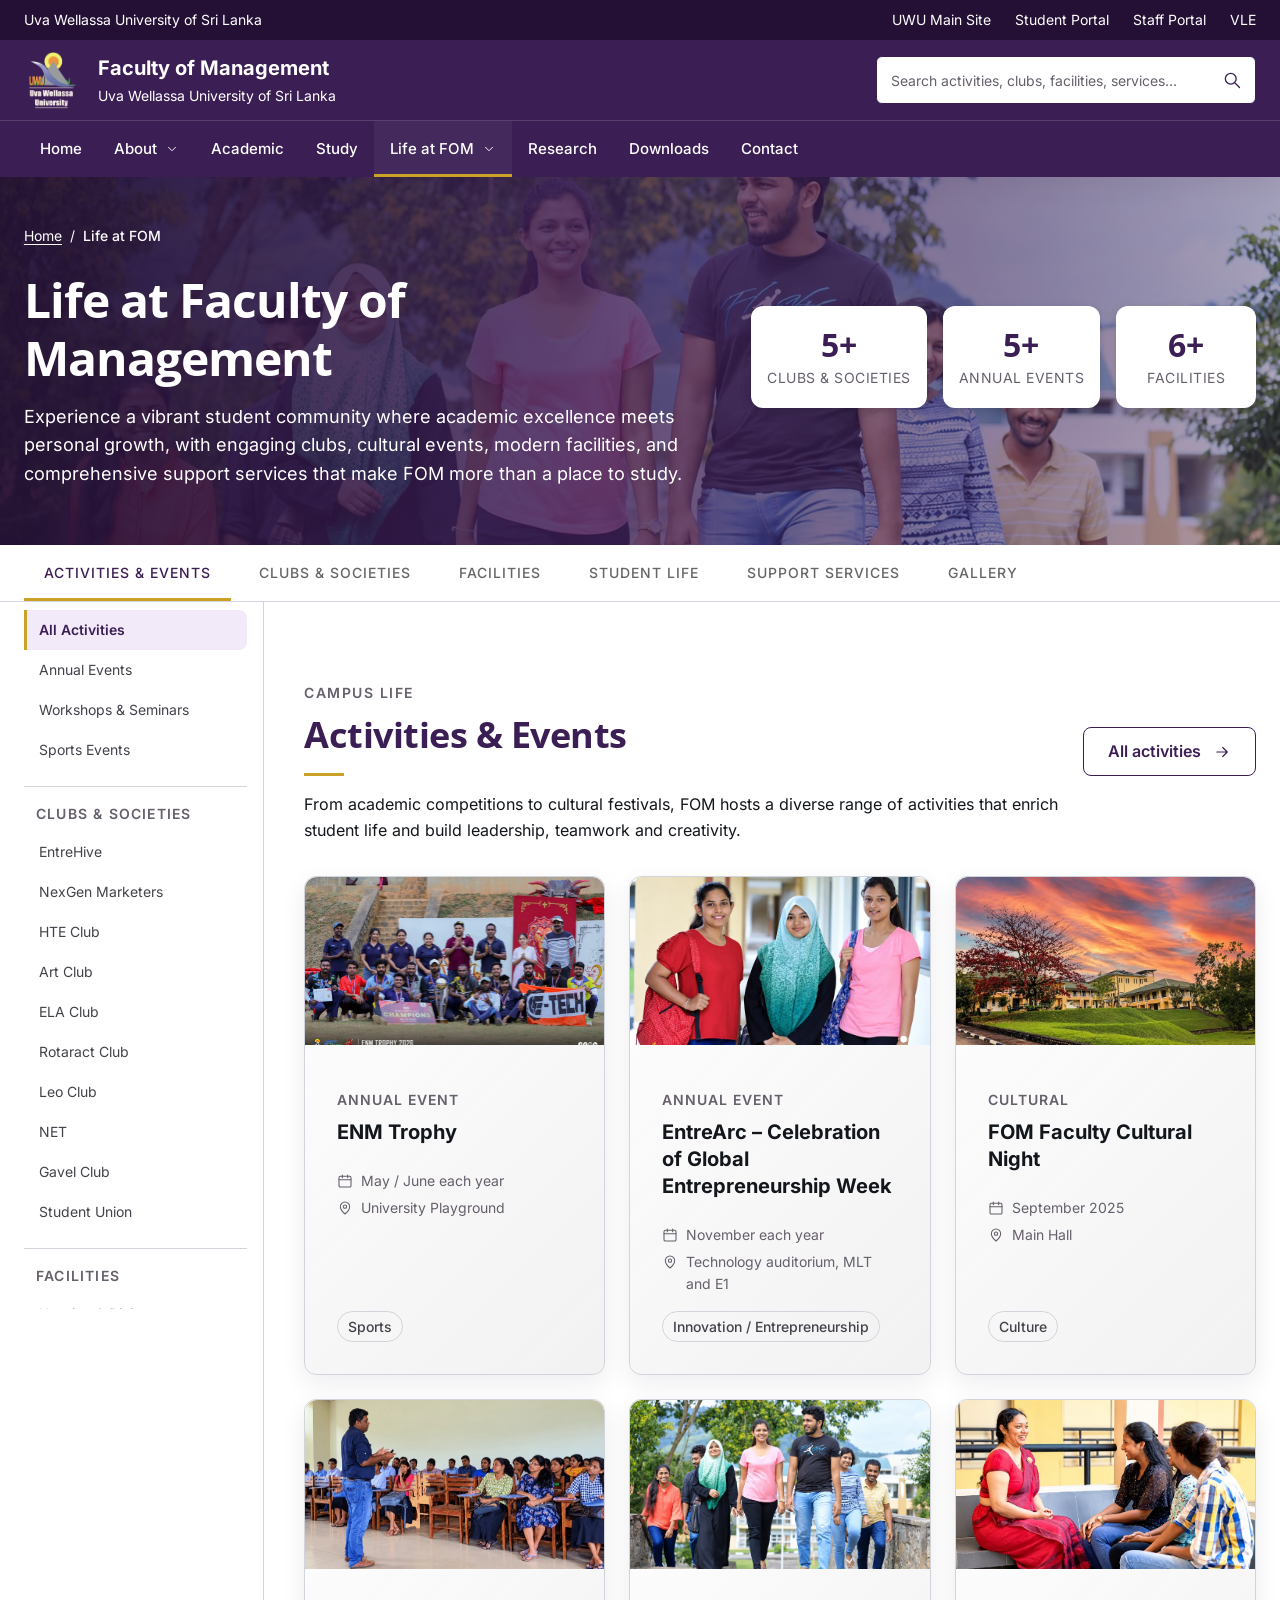
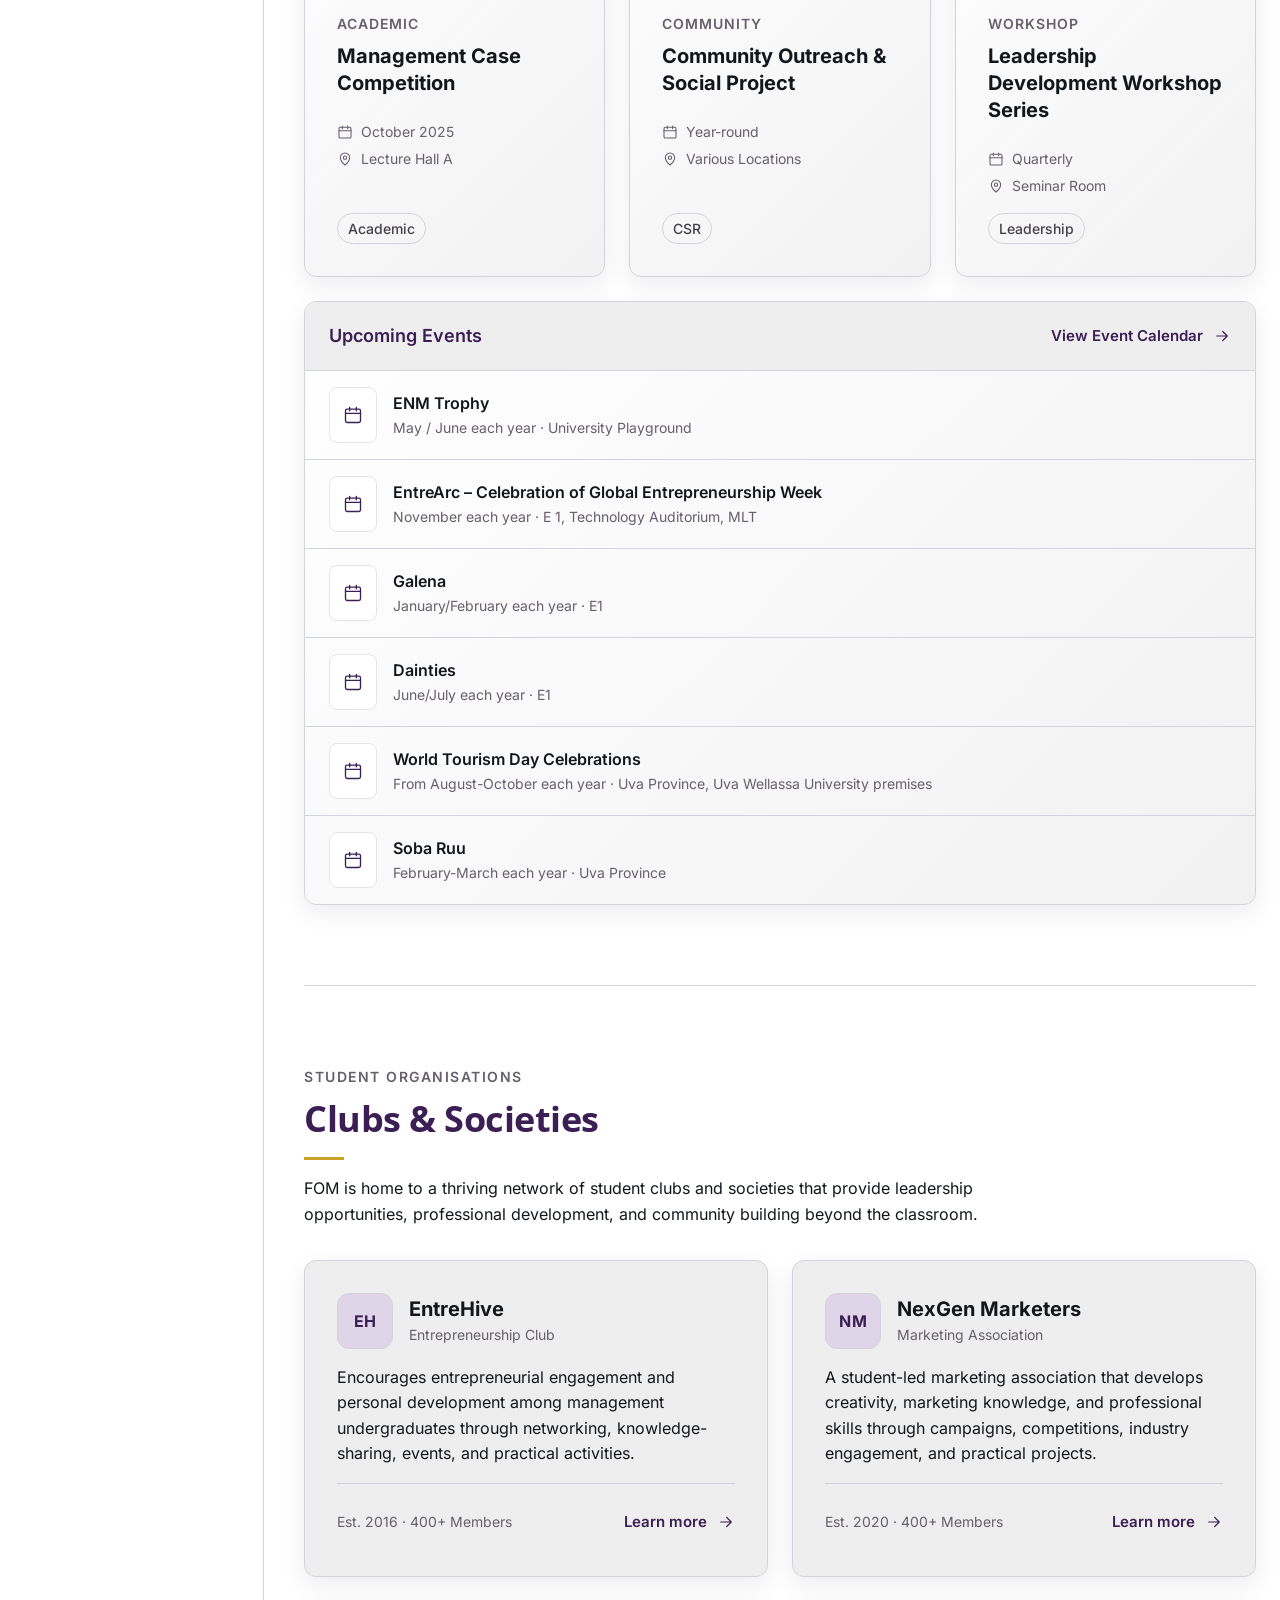
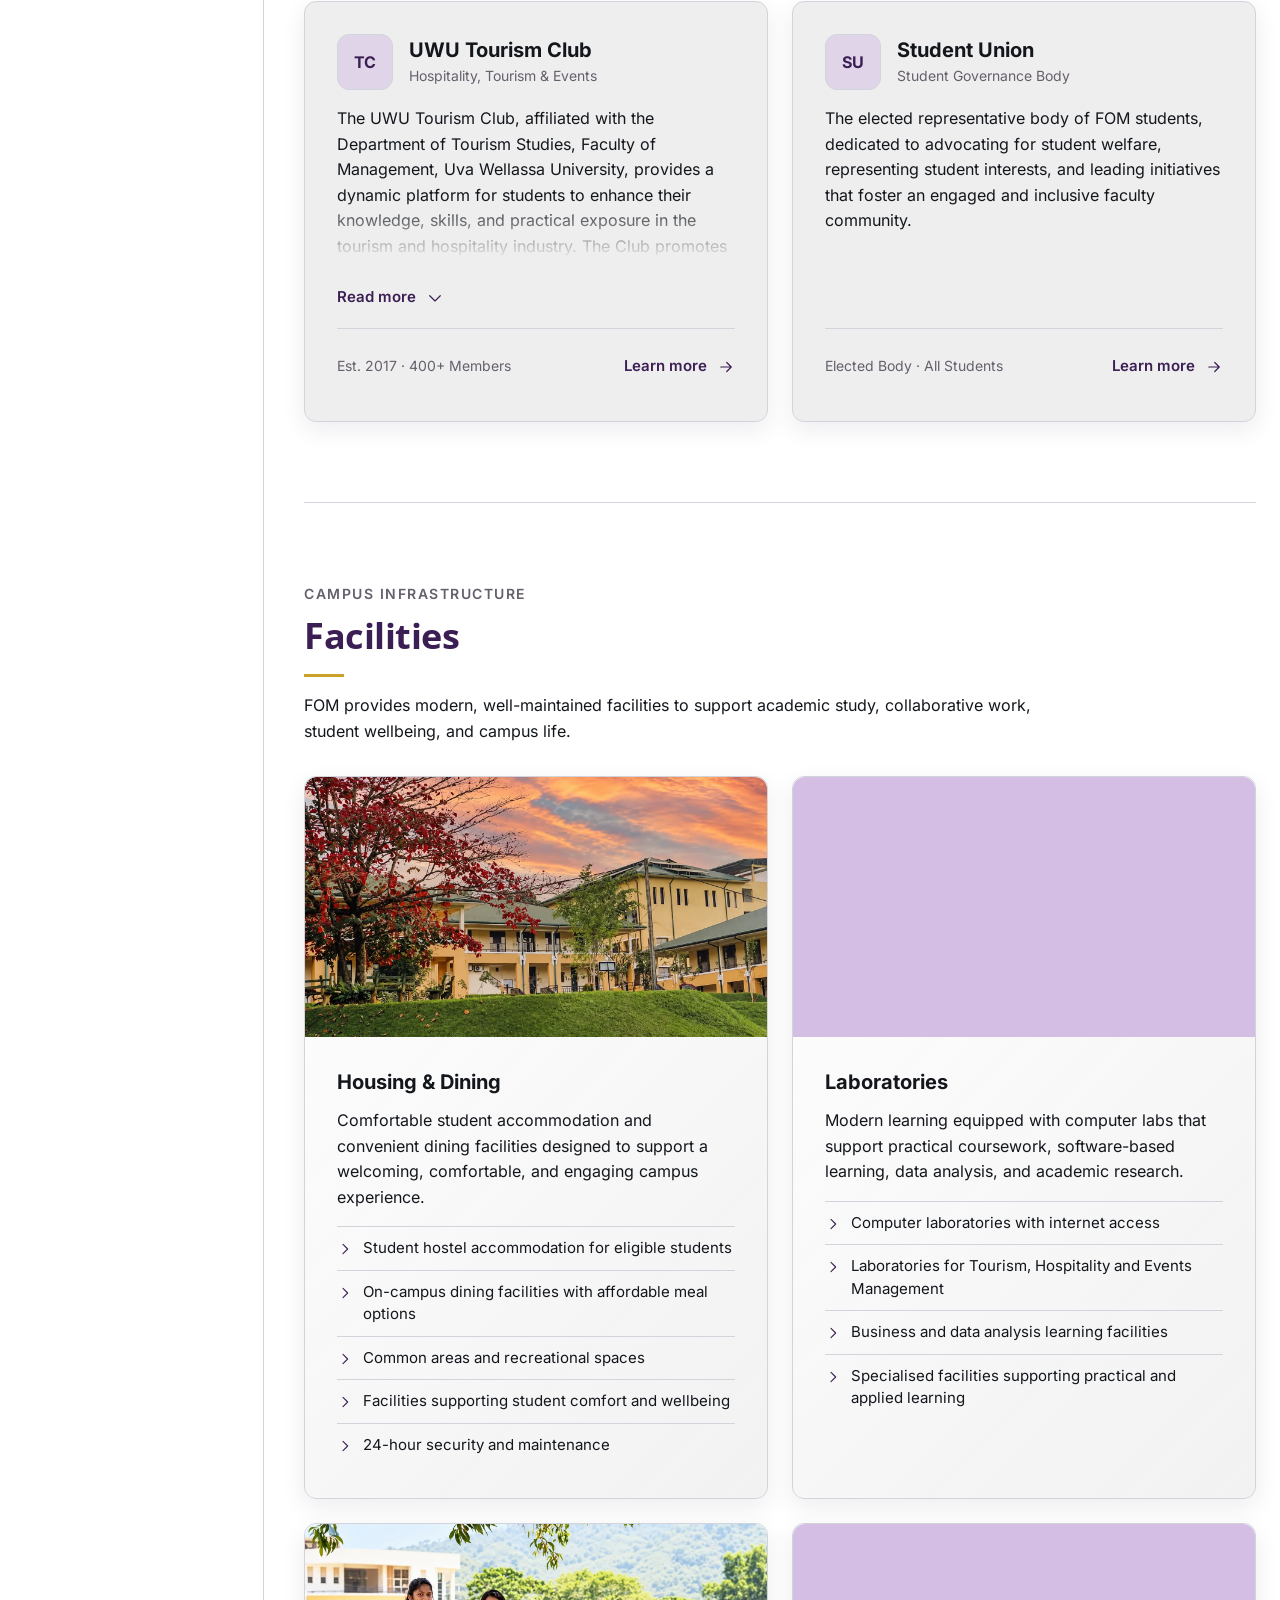
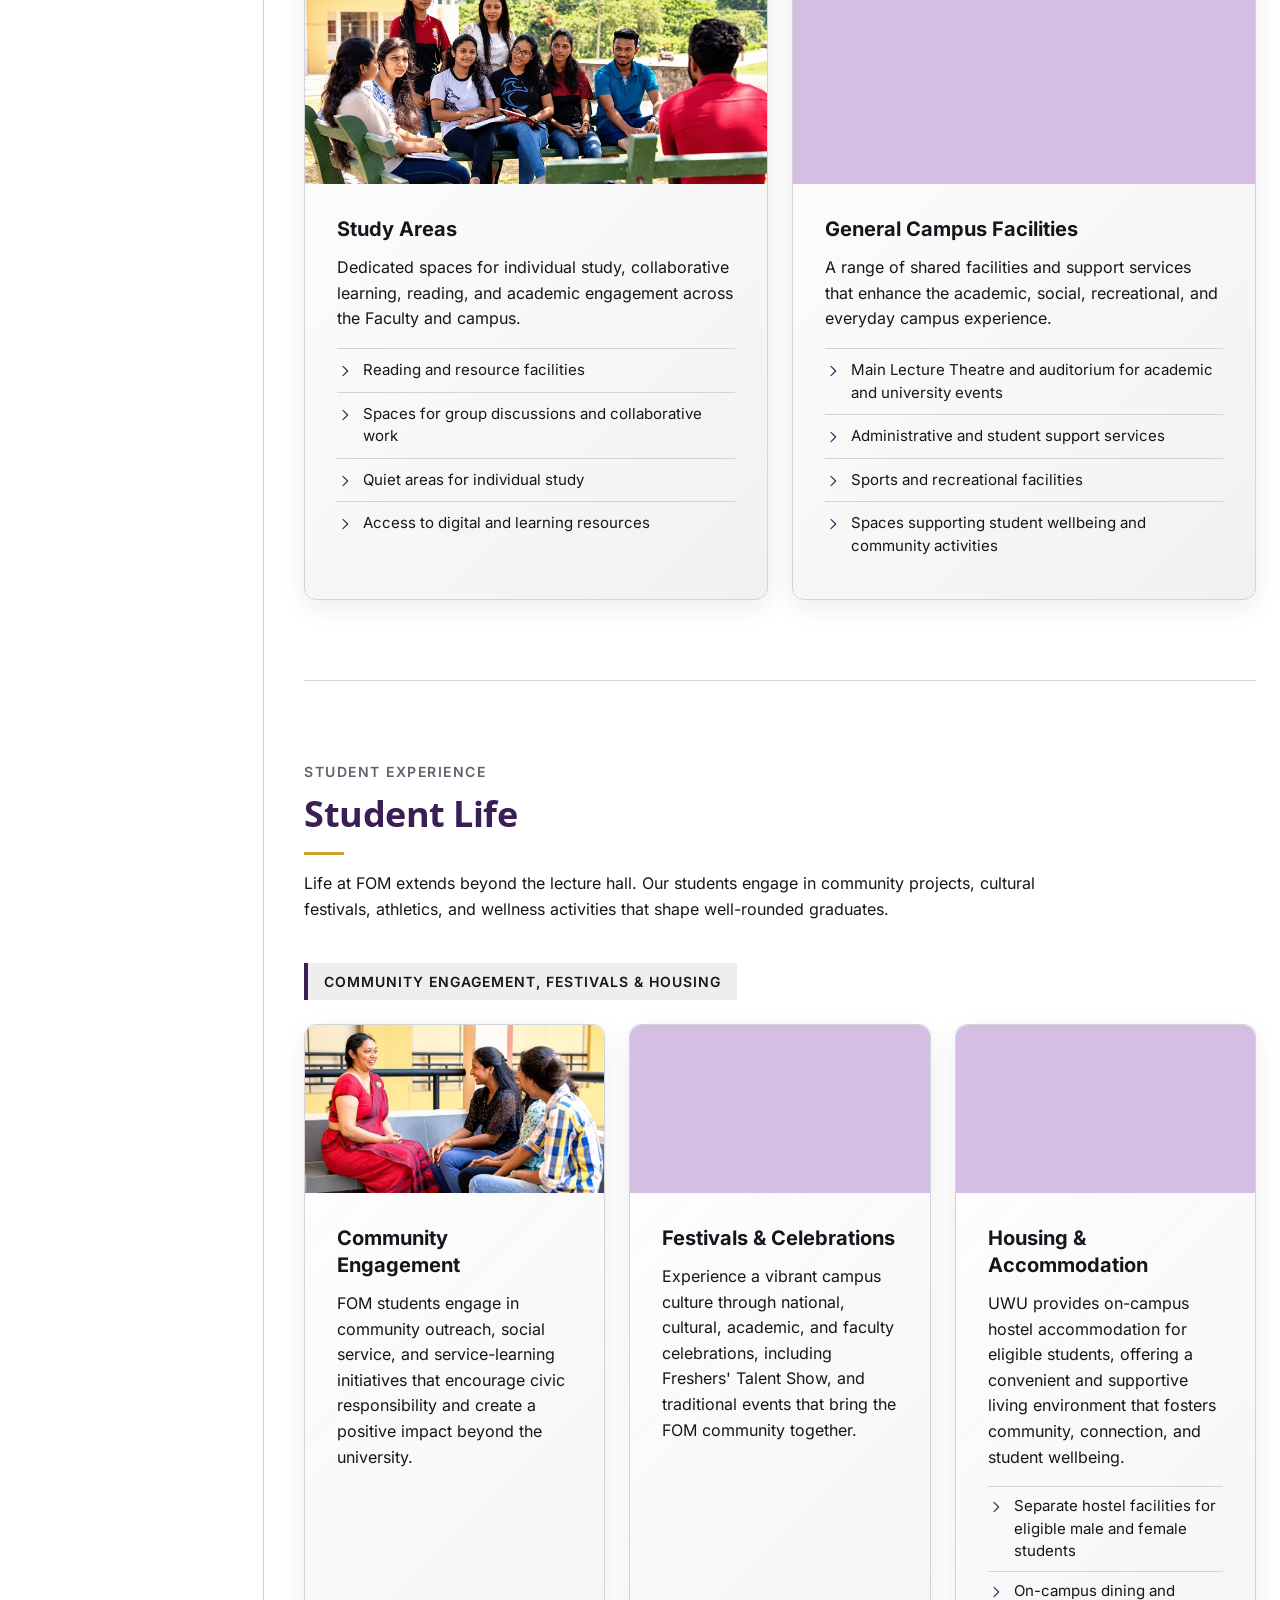
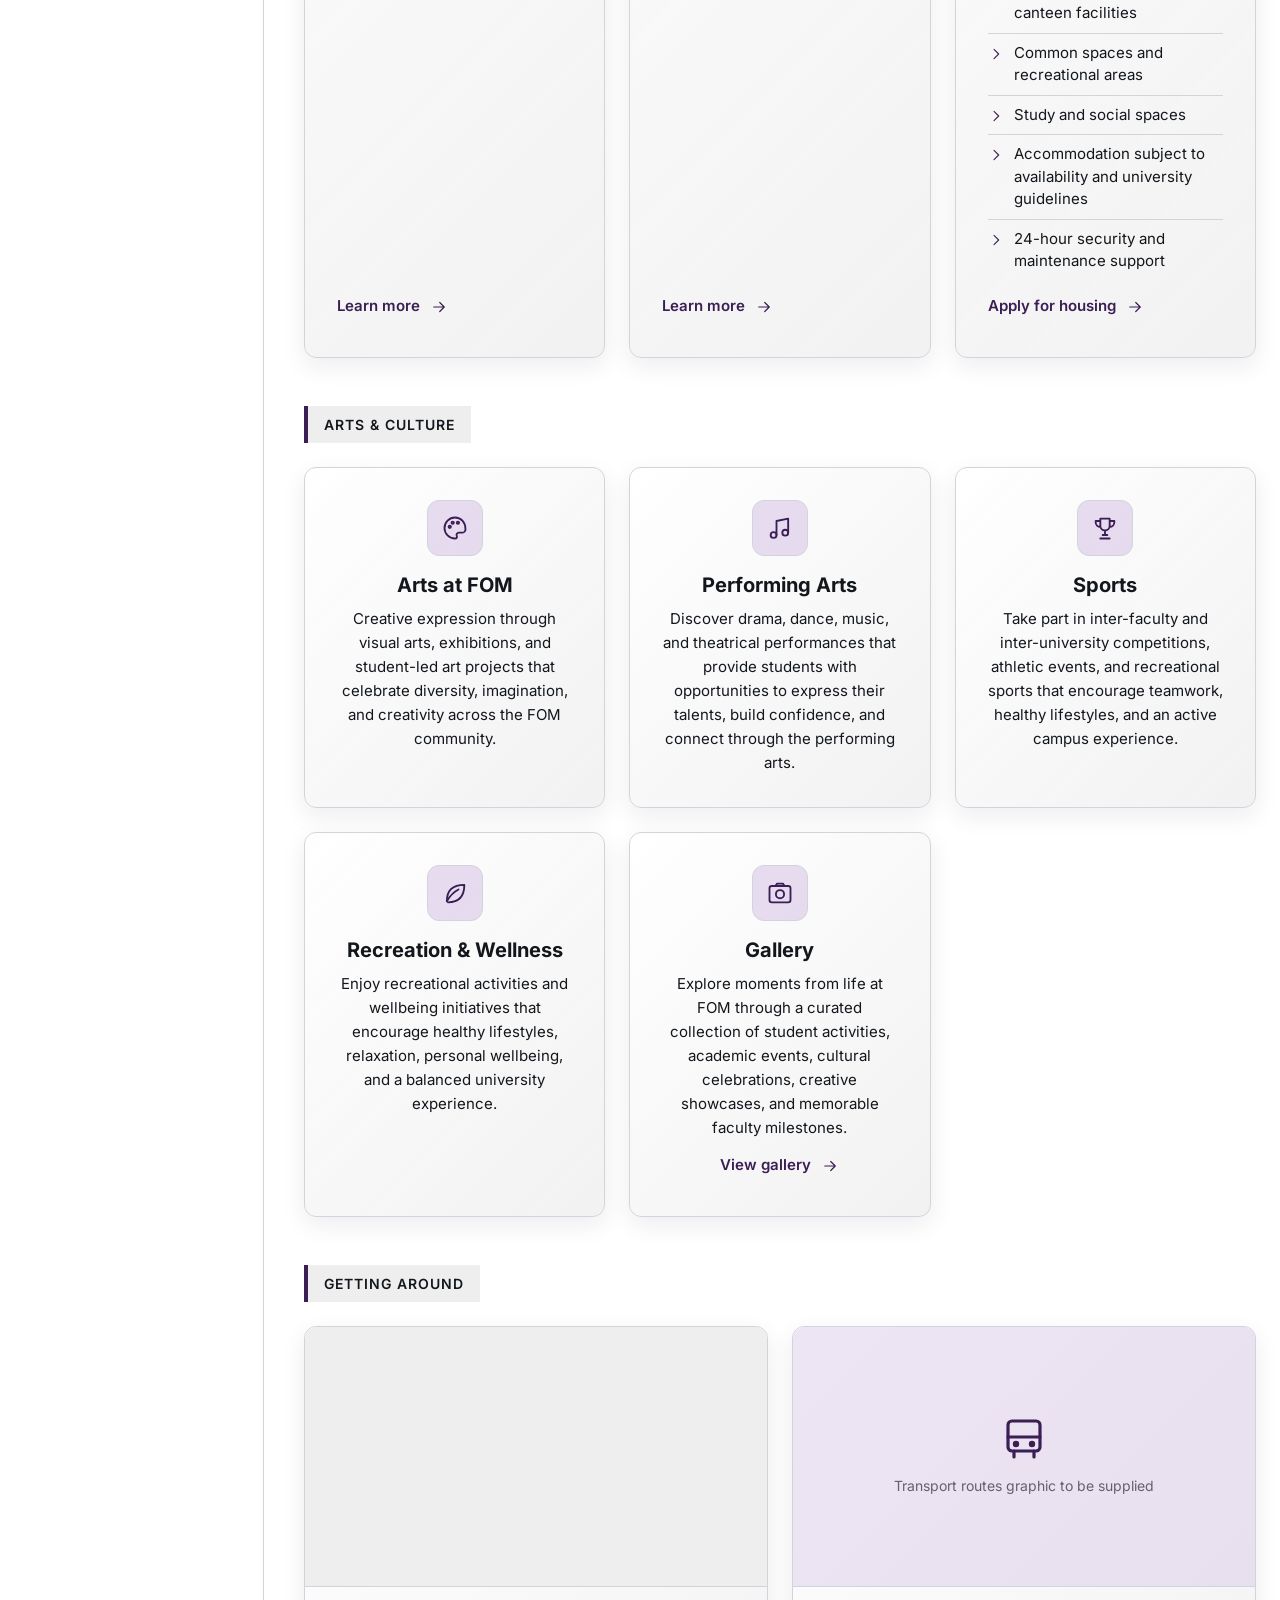
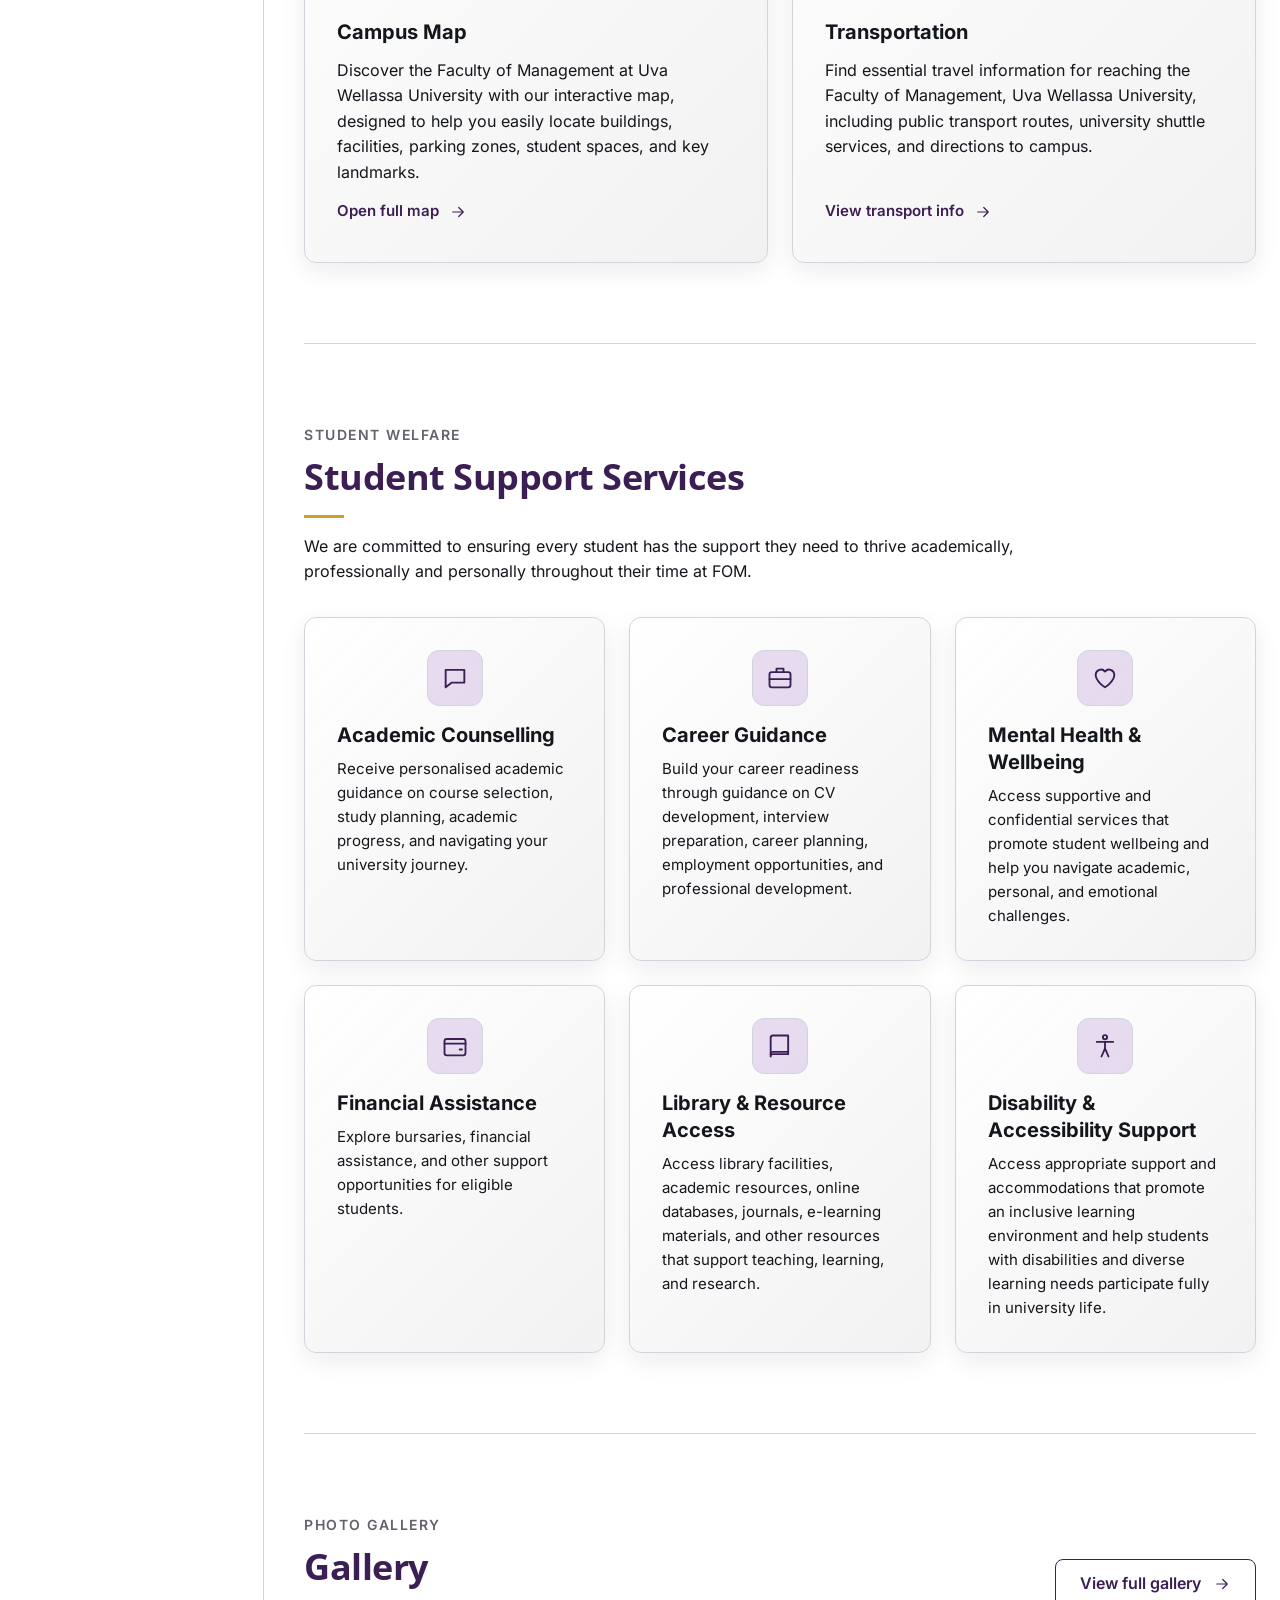
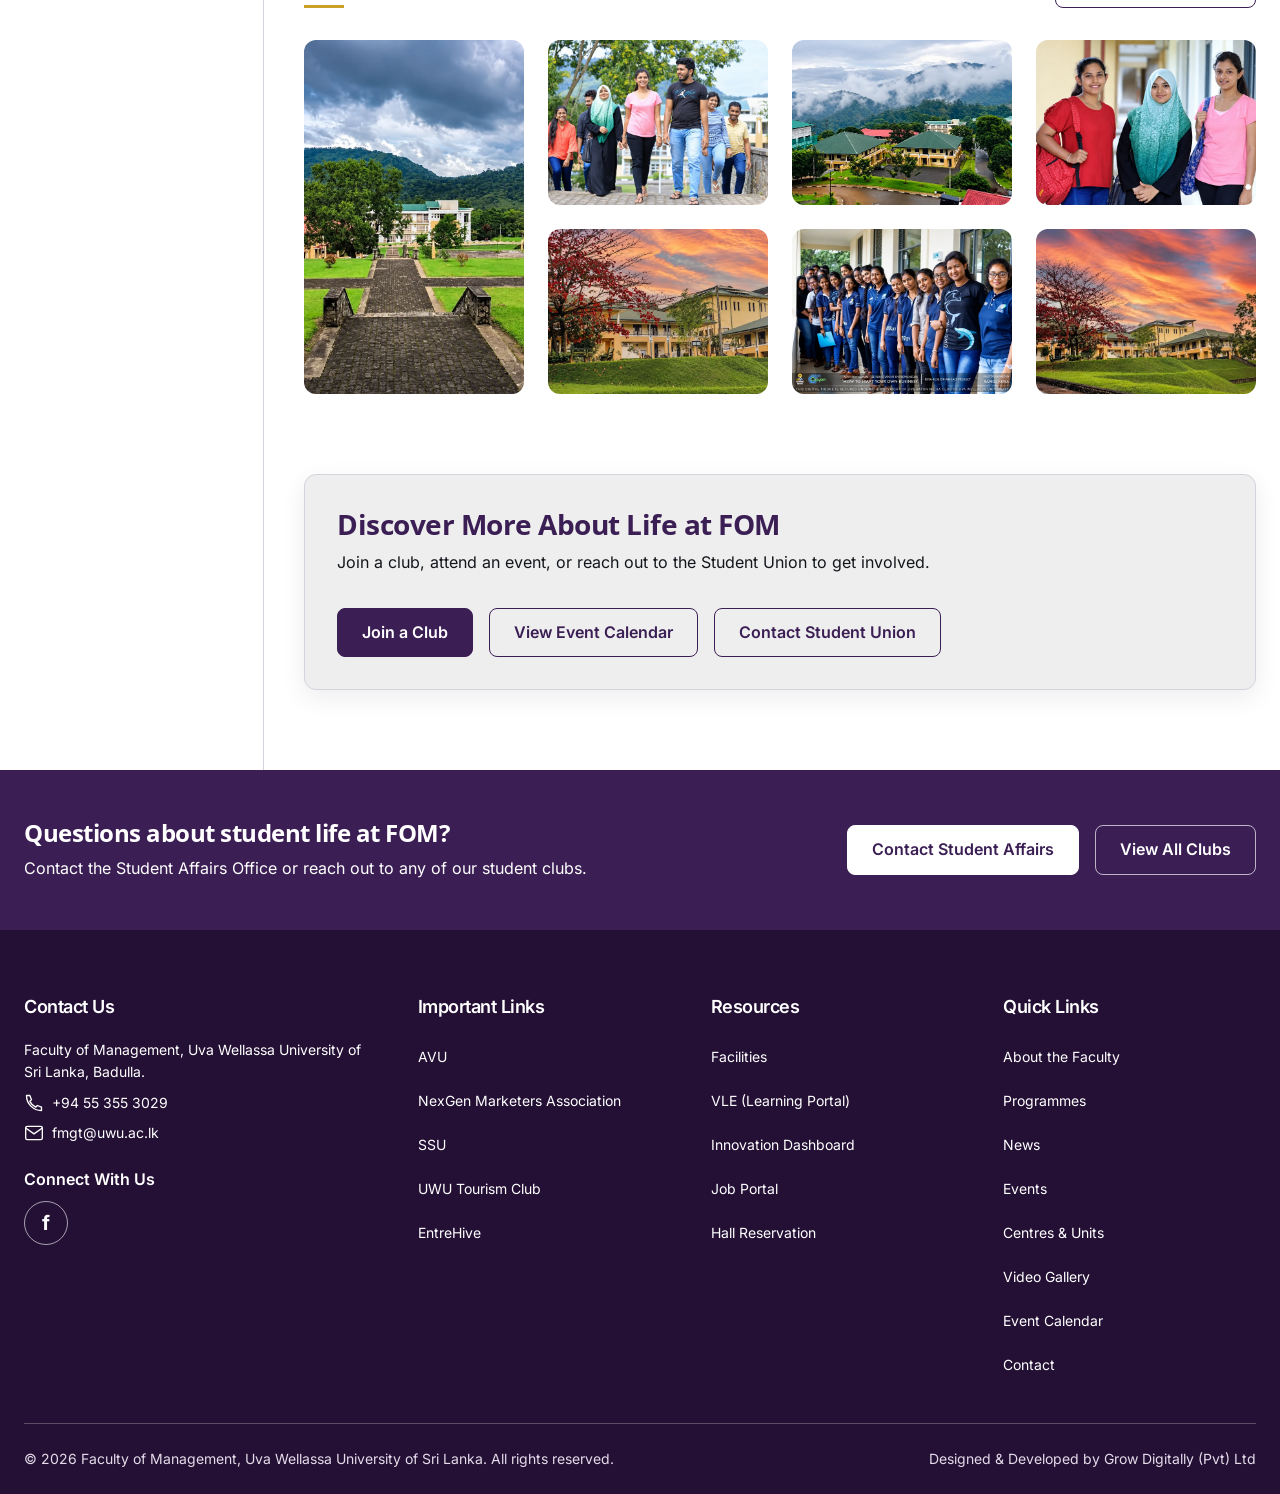
<file: life-at-fom.html>
<!doctype html>
<html lang="en">
  <head>
    <meta charset="utf-8" />
    <meta content="width=device-width, initial-scale=1" name="viewport" />
    <title>Life at FOM | Faculty of Management – Uva Wellassa University</title>
    <meta content="Discover life at FOM, where students connect, explore, and thrive through campus activities, student societies, cultural experiences, modern facilities, and a vibrant community." name="description" />
    <meta content="#3B1E54" name="theme-color" />
    <meta content="website" property="og:type" />
    <meta content="en_GB" property="og:locale" />
    <meta content="Faculty of Management — Uva Wellassa University" property="og:site_name" />
    <meta content="Life at FOM | Faculty of Management – Uva Wellassa University" property="og:title" />
    <meta content="Discover life at FOM, where students connect, explore, and thrive through campus activities, student societies, cultural experiences, modern facilities, and a vibrant community." property="og:description" />
    <meta content="summary_large_image" name="twitter:card" />
    <!-- RELEASE CONFIGURATION: set canonical, og:url and a publicly hosted og:image to the verified production URLs once the domain and faculty-approved share artwork are confirmed. -->
    <script type="application/ld+json">
      {
        "@context": "https://schema.org",
        "@type": "WebPage",
        "name": "Life at FOM | Faculty of Management – Uva Wellassa University",
        "inLanguage": "en",
        "about": {
          "@type": "EducationalOrganization",
          "name": "Faculty of Management",
          "parentOrganization": { "@type": "CollegeOrUniversity", "name": "Uva Wellassa University of Sri Lanka" }
        }
      }
    </script>
    <link href="assets/icon-16x16.png" rel="icon" sizes="16x16" type="image/png" />
    <link href="assets/icon-32x32.png" rel="icon" sizes="32x32" type="image/png" />
    <link href="assets/apple-touch-icon-180x180.png" rel="apple-touch-icon" sizes="180x180" />
    <link href="assets/icon-192x192.png" rel="icon" sizes="192x192" type="image/png" />
    <link href="assets/icon-512x512.png" rel="icon" sizes="512x512" type="image/png" />
    <link href="assets/fonts.css" rel="stylesheet" />
    <link href="assets/base.css" rel="stylesheet" />
    <link href="assets/academic.css" rel="stylesheet" />
    <link href="assets/life.css" rel="stylesheet" />
    <noscript><style>.club-copy.clamp{max-height:none!important;-webkit-mask-image:none!important;mask-image:none!important}.club-toggle{display:none}.activity-card[hidden]{display:flex!important}</style></noscript>
  </head>
  <body>
    <!--
LIFE AT FOM PAGE — Design Brand Kit v2.0 alignment notes
Layout follows the approved low-fidelity wireframe (Life at FOM.png); copy follows the Life at FOM Page Content Requirement Sheet.
Header, navigation, dialogs and footer are shared with the other pages through assets/base.css and assets/site.js.
Not included (sheet marks them "No"): Awards & Scholarships and Plagiarism Policy sections, their tabs and sidebar links.
Clubs shown are the four with confirmed content (EntreHive, NexGen Marketers, UWU Tourism Club, Student Union).
Pending items (no file / URL supplied yet) open an explanatory dialog: club logos, Student Union page, housing application, full gallery, transport routes graphic.
-->
    <a class="skip-link" href="#main">Skip to main content</a>
    <div class="utility">
      <div class="container">
        <span>Uva Wellassa University of Sri Lanka</span>
        <div class="utility-links">
          <a href="https://www.uwu.ac.lk/" rel="noopener" target="_blank">UWU Main Site<span class="sr-only"> (opens in a new tab)</span></a><a href="https://fom.www.uwu.ac.lk/student-portal/" rel="noopener" target="_blank">Student Portal<span class="sr-only"> (opens in a new tab)</span></a><a href="https://fom.www.uwu.ac.lk/staff/" rel="noopener" target="_blank">Staff Portal<span class="sr-only"> (opens in a new tab)</span></a><a href="https://vle.uwu.ac.lk/" rel="noopener" target="_blank">VLE<span class="sr-only"> (opens in a new tab)</span></a>
        </div>
      </div>
    </div>
    <aside class="announcement" hidden="" id="faculty-announcement">
      <div class="container">
        <p></p>
        <button aria-label="Dismiss announcement" class="icon-button" type="button">×</button>
      </div>
    </aside>
    <header class="identity" id="top">
      <div class="container">
        <a class="brand" href="index.html">
          <span class="logo-box"><img alt="Uva Wellassa University of Sri Lanka" decoding="async" height="2048" loading="eager" src="assets/logo.png" width="1851" /></span>
          <span><strong>Faculty of Management</strong><small>Uva Wellassa University of Sri Lanka</small></span>
        </a>
        <button aria-controls="navigation" aria-expanded="false" aria-label="Open navigation" class="icon-button menu-toggle" type="button"><svg aria-hidden="true" class="icon" fill="none" stroke="currentColor" stroke-linecap="round" stroke-linejoin="round" stroke-width="1.6" viewBox="0 0 24 24"><path d="M3 6h18M3 12h18M3 18h18"></path></svg></button>
        <form class="search" role="search">
          <label for="site-search">Search this page</label>
          <input id="site-search" placeholder="Search activities, clubs, facilities, services…" required="" type="search" />
          <button aria-label="Search" type="submit"><svg aria-hidden="true" class="icon" fill="none" stroke="currentColor" stroke-linecap="round" stroke-linejoin="round" stroke-width="1.6" viewBox="0 0 24 24"><circle cx="10.5" cy="10.5" r="6.5"></circle><path d="m16 16 5 5"></path></svg></button>
        </form>
      </div>
    </header>
    <button aria-label="Close navigation" class="nav-backdrop" hidden="" id="nav-backdrop" tabindex="-1" type="button"></button>
    <nav aria-label="Main navigation" class="navigation" id="navigation">
      <div class="mobile-nav-heading">
        <span>Faculty menu</span>
        <button aria-label="Close navigation" class="icon-button" id="close-navigation" type="button">×</button>
      </div>
      <div class="container">
        <a class="nav-link" href="index.html">Home</a>
        <details class="nav-item">
          <summary>About<svg aria-hidden="true" class="icon" fill="none" stroke="currentColor" stroke-linecap="round" stroke-linejoin="round" stroke-width="1.6" viewBox="0 0 24 24"><path d="m6 9 6 6 6-6"></path></svg></summary>
          <div class="nav-dropdown"><a href="index.html#about">About the faculty</a><a href="index.html#alumni">Alumni spotlight</a></div>
        </details>
        <a class="nav-link" href="academic.html">Academic</a>
        <a class="nav-link" href="study.html">Study</a>
        <details class="nav-item active"><summary>Life at FOM<svg aria-hidden="true" class="icon" fill="none" stroke="currentColor" stroke-linecap="round" stroke-linejoin="round" stroke-width="1.6" viewBox="0 0 24 24"><path d="m6 9 6 6 6-6"></path></svg></summary><div class="nav-dropdown"><a href="#activities">Activities &amp; Events</a><a href="#clubs">Clubs &amp; Societies</a><a href="#facilities">Facilities</a><a href="#student-life">Student Life</a><a href="#support">Support Services</a><a href="#gallery">Gallery</a></div></details>
        <a class="nav-link" href="research.html">Research</a>
        <a class="nav-link" href="downloads.html">Downloads</a>
        <a class="nav-link" href="contact.html">Contact</a>
      </div>
    </nav>
    <main id="main" tabindex="-1">
      <section class="page-banner life-banner" aria-labelledby="page-title">
        <div class="page-banner-media">
          <img src="courses/course1.webp" alt="FOM students walking together on the Uva Wellassa University campus" width="1536" height="1024" decoding="async" loading="eager" />
        </div>
        <div class="container">
          <div class="life-banner-grid">
            <div class="page-banner-copy">
              <nav aria-label="Breadcrumb" class="breadcrumb"><a href="index.html">Home</a><span aria-hidden="true">/</span><span aria-current="page">Life at FOM</span></nav>
              <h1 id="page-title">Life at Faculty of Management</h1>
              <p>Experience a vibrant student community where academic excellence meets personal growth, with engaging clubs, cultural events, modern facilities, and comprehensive support services that make FOM more than a place to study.</p>
            </div>
            <ul class="banner-stats" aria-label="Life at FOM at a glance">
              <li><strong>5+</strong><span>Clubs &amp; Societies</span></li>
              <li><strong>5+</strong><span>Annual Events</span></li>
              <li><strong>6+</strong><span>Facilities</span></li>
            </ul>
          </div>
        </div>
      </section>

      <nav class="page-tabs" id="page-tabs" aria-label="Life at FOM sections">
        <div class="container">
          <a href="#activities" aria-current="true">Activities &amp; Events</a>
          <a href="#clubs">Clubs &amp; Societies</a>
          <a href="#facilities">Facilities</a>
          <a href="#student-life">Student Life</a>
          <a href="#support">Support Services</a>
          <a href="#gallery">Gallery</a>
        </div>
      </nav>

      <div class="container life-layout">
        <aside class="life-side" aria-label="Page menu">
          <div class="side-sticky">
          <button class="side-toggle" type="button" aria-expanded="false" aria-controls="side-menu"><svg aria-hidden="true" class="icon" fill="none" stroke="currentColor" stroke-linecap="round" stroke-linejoin="round" stroke-width="1.6" viewBox="0 0 24 24"><path d="M3 6h18M3 12h18M3 18h18"></path></svg><span>Browse this page</span><svg aria-hidden="true" class="icon" fill="none" stroke="currentColor" stroke-linecap="round" stroke-linejoin="round" stroke-width="1.6" viewBox="0 0 24 24"><path d="m6 9 6 6 6-6"></path></svg></button>
          <nav id="side-menu" class="side-menu" aria-label="Life at FOM page menu"><div class="side-group"><p class="side-title">Activities &amp; Events</p><ul><li><a href="#activities" data-filter="all">All Activities</a></li><li><a href="#activities" data-filter="annual">Annual Events</a></li><li><a href="#activities" data-filter="workshop">Workshops &amp; Seminars</a></li><li><a href="#activities" data-filter="sports">Sports Events</a></li></ul></div><div class="side-group"><p class="side-title">Clubs &amp; Societies</p><ul><li><a href="#entrehive" data-club="EntreHive" data-has-card="1">EntreHive</a></li><li><a href="#nexgen" data-club="NexGen Marketers" data-has-card="1">NexGen Marketers</a></li><li><a href="#tourism-club" data-club="HTE Club" data-has-card="1">HTE Club</a></li><li><a href="#clubs" data-club="Art Club">Art Club</a></li><li><a href="#clubs" data-club="ELA Club">ELA Club</a></li><li><a href="#clubs" data-club="Rotaract Club">Rotaract Club</a></li><li><a href="#clubs" data-club="Leo Club">Leo Club</a></li><li><a href="#clubs" data-club="NET">NET</a></li><li><a href="#clubs" data-club="Gavel Club">Gavel Club</a></li><li><a href="#student-union" data-club="Student Union" data-has-card="1">Student Union</a></li></ul></div><div class="side-group"><p class="side-title">Facilities</p><ul><li><a href="#housing-dining">Housing &amp; Dining</a></li><li><a href="#laboratories">Laboratories</a></li><li><a href="#study-areas">Study Areas</a></li></ul></div><div class="side-group"><p class="side-title">Student Life</p><ul><li><a href="#community">Community Engagement</a></li><li><a href="#festivals">Festivals</a></li><li><a href="#housing">Housing &amp; Accommodation</a></li><li><a href="#arts-culture">Arts &amp; Culture</a></li><li class="sub"><a href="#arts-at-fom">Arts at FOM</a></li><li class="sub"><a href="#performing-arts">Performing Arts</a></li><li class="sub"><a href="#athletics">Athletics</a></li><li class="sub"><a href="#recreation-wellness">Recreation &amp; Wellness</a></li><li><a href="#getting-around">Getting Around</a></li><li class="sub"><a href="#campus-map">Campus Map</a></li><li class="sub"><a href="#transportation">Transportation</a></li></ul></div><div class="side-group"><p class="side-title">More</p><ul><li><a href="#support">Student Support Services</a></li><li><a href="#gallery">Gallery</a></li></ul></div></nav>
          </div>
        </aside>

        <div class="life-main">
          <section class="life-section" id="activities" aria-labelledby="activities-title">
            <div class="section-heading">
              <div>
                <p class="eyebrow">Campus Life</p>
                <h2 id="activities-title">Activities &amp; Events</h2>
                <span class="gold-line"></span>
              </div>
              <button class="btn outline" type="button" id="all-activities" aria-pressed="false">All activities <svg aria-hidden="true" class="icon" fill="none" stroke="currentColor" stroke-linecap="round" stroke-linejoin="round" stroke-width="1.6" viewBox="0 0 24 24"><path d="M5 12h14m-6-6 6 6-6 6"></path></svg></button>
            </div>
            <p class="section-intro">From academic competitions to cultural festivals, FOM hosts a diverse range of activities that enrich student life and build leadership, teamwork and creativity.</p>
            <p class="filter-note" id="activity-note" role="status" hidden></p>
            <div class="card-grid cols-3" id="activity-grid">
            <article class="activity-card card" data-id="enm" data-featured="1" data-group="Annual Event" data-tag="sports" data-search="ENM Trophy">
              <div class="card-media"><img src="enm-trophy.png" alt="Winning team celebrating with the ENM Trophy" width="1200" height="675" loading="lazy" decoding="async" /></div>
              <div class="card-body">
                <p class="card-eyebrow">Annual Event</p>
                <h3>ENM Trophy</h3>
                <p class="meta"><svg aria-hidden="true" class="icon" fill="none" stroke="currentColor" stroke-linecap="round" stroke-linejoin="round" stroke-width="1.6" viewBox="0 0 24 24"><rect x="3" y="5" width="18" height="16" rx="2"></rect><path d="M3 10h18M8 3v4M16 3v4"></path></svg><span>May / June each year</span></p>
                <p class="meta"><svg aria-hidden="true" class="icon" fill="none" stroke="currentColor" stroke-linecap="round" stroke-linejoin="round" stroke-width="1.6" viewBox="0 0 24 24"><path d="M12 21s7-6.2 7-11a7 7 0 0 0-14 0c0 4.8 7 11 7 11Z"></path><circle cx="12" cy="10" r="2.5"></circle></svg><span>University Playground</span></p>
                <ul class="tag-row"><li class="chip">Sports</li></ul>
              </div>
            </article>
            <article class="activity-card card" data-id="entrearc" data-featured="1" data-group="Annual Event" data-tag="innovation / entrepreneurship" data-search="EntreArc – Celebration of Global Entrepreneurship Week">
              <div class="card-media"><img src="courses/course3.webp" alt="Three smiling FOM students standing in a corridor" width="1200" height="675" loading="lazy" decoding="async" /></div>
              <div class="card-body">
                <p class="card-eyebrow">Annual Event</p>
                <h3>EntreArc – Celebration of Global Entrepreneurship Week</h3>
                <p class="meta"><svg aria-hidden="true" class="icon" fill="none" stroke="currentColor" stroke-linecap="round" stroke-linejoin="round" stroke-width="1.6" viewBox="0 0 24 24"><rect x="3" y="5" width="18" height="16" rx="2"></rect><path d="M3 10h18M8 3v4M16 3v4"></path></svg><span>November each year</span></p>
                <p class="meta"><svg aria-hidden="true" class="icon" fill="none" stroke="currentColor" stroke-linecap="round" stroke-linejoin="round" stroke-width="1.6" viewBox="0 0 24 24"><path d="M12 21s7-6.2 7-11a7 7 0 0 0-14 0c0 4.8 7 11 7 11Z"></path><circle cx="12" cy="10" r="2.5"></circle></svg><span>Technology auditorium, MLT and E1</span></p>
                <ul class="tag-row"><li class="chip">Innovation / Entrepreneurship</li></ul>
              </div>
            </article>
            <article class="activity-card card" data-id="cultural" data-featured="1" data-group="" data-tag="culture" data-search="FOM Faculty Cultural Night">
              <div class="card-media"><img src="hero/slide7.webp" alt="Faculty buildings and gardens under a colourful sunset sky" width="1200" height="675" loading="lazy" decoding="async" /></div>
              <div class="card-body">
                <p class="card-eyebrow">Cultural</p>
                <h3>FOM Faculty Cultural Night</h3>
                <p class="meta"><svg aria-hidden="true" class="icon" fill="none" stroke="currentColor" stroke-linecap="round" stroke-linejoin="round" stroke-width="1.6" viewBox="0 0 24 24"><rect x="3" y="5" width="18" height="16" rx="2"></rect><path d="M3 10h18M8 3v4M16 3v4"></path></svg><span>September 2025</span></p>
                <p class="meta"><svg aria-hidden="true" class="icon" fill="none" stroke="currentColor" stroke-linecap="round" stroke-linejoin="round" stroke-width="1.6" viewBox="0 0 24 24"><path d="M12 21s7-6.2 7-11a7 7 0 0 0-14 0c0 4.8 7 11 7 11Z"></path><circle cx="12" cy="10" r="2.5"></circle></svg><span>Main Hall</span></p>
                <ul class="tag-row"><li class="chip">Culture</li></ul>
              </div>
            </article>
            <article class="activity-card card" data-id="case" data-featured="1" data-group="" data-tag="academic" data-search="Management Case Competition">
              <div class="card-media"><img src="courses/course6.webp" alt="A lecturer addressing seated students in a lecture hall" width="1200" height="675" loading="lazy" decoding="async" /></div>
              <div class="card-body">
                <p class="card-eyebrow">Academic</p>
                <h3>Management Case Competition</h3>
                <p class="meta"><svg aria-hidden="true" class="icon" fill="none" stroke="currentColor" stroke-linecap="round" stroke-linejoin="round" stroke-width="1.6" viewBox="0 0 24 24"><rect x="3" y="5" width="18" height="16" rx="2"></rect><path d="M3 10h18M8 3v4M16 3v4"></path></svg><span>October 2025</span></p>
                <p class="meta"><svg aria-hidden="true" class="icon" fill="none" stroke="currentColor" stroke-linecap="round" stroke-linejoin="round" stroke-width="1.6" viewBox="0 0 24 24"><path d="M12 21s7-6.2 7-11a7 7 0 0 0-14 0c0 4.8 7 11 7 11Z"></path><circle cx="12" cy="10" r="2.5"></circle></svg><span>Lecture Hall A</span></p>
                <ul class="tag-row"><li class="chip">Academic</li></ul>
              </div>
            </article>
            <article class="activity-card card" data-id="outreach" data-featured="1" data-group="" data-tag="csr" data-search="Community Outreach &amp; Social Project">
              <div class="card-media"><img src="courses/course1.webp" alt="FOM students walking together across the campus" width="1200" height="675" loading="lazy" decoding="async" /></div>
              <div class="card-body">
                <p class="card-eyebrow">Community</p>
                <h3>Community Outreach &amp; Social Project</h3>
                <p class="meta"><svg aria-hidden="true" class="icon" fill="none" stroke="currentColor" stroke-linecap="round" stroke-linejoin="round" stroke-width="1.6" viewBox="0 0 24 24"><rect x="3" y="5" width="18" height="16" rx="2"></rect><path d="M3 10h18M8 3v4M16 3v4"></path></svg><span>Year-round</span></p>
                <p class="meta"><svg aria-hidden="true" class="icon" fill="none" stroke="currentColor" stroke-linecap="round" stroke-linejoin="round" stroke-width="1.6" viewBox="0 0 24 24"><path d="M12 21s7-6.2 7-11a7 7 0 0 0-14 0c0 4.8 7 11 7 11Z"></path><circle cx="12" cy="10" r="2.5"></circle></svg><span>Various Locations</span></p>
                <ul class="tag-row"><li class="chip">CSR</li></ul>
              </div>
            </article>
            <article class="activity-card card" data-id="leadership" data-featured="1" data-group="Workshop" data-tag="leadership" data-search="Leadership Development Workshop Series">
              <div class="card-media"><img src="courses/course4.webp" alt="A lecturer in conversation with students on a balcony" width="1200" height="675" loading="lazy" decoding="async" /></div>
              <div class="card-body">
                <p class="card-eyebrow">Workshop</p>
                <h3>Leadership Development Workshop Series</h3>
                <p class="meta"><svg aria-hidden="true" class="icon" fill="none" stroke="currentColor" stroke-linecap="round" stroke-linejoin="round" stroke-width="1.6" viewBox="0 0 24 24"><rect x="3" y="5" width="18" height="16" rx="2"></rect><path d="M3 10h18M8 3v4M16 3v4"></path></svg><span>Quarterly</span></p>
                <p class="meta"><svg aria-hidden="true" class="icon" fill="none" stroke="currentColor" stroke-linecap="round" stroke-linejoin="round" stroke-width="1.6" viewBox="0 0 24 24"><path d="M12 21s7-6.2 7-11a7 7 0 0 0-14 0c0 4.8 7 11 7 11Z"></path><circle cx="12" cy="10" r="2.5"></circle></svg><span>Seminar Room</span></p>
                <ul class="tag-row"><li class="chip">Leadership</li></ul>
              </div>
            </article>
            <article class="activity-card card" data-id="galena" data-featured="0" data-group="Annual Event" data-tag="hospitality" data-search="Galena - Annual Fine Dining Event" hidden>
              <div class="card-media placeholder" aria-hidden="true"><svg aria-hidden="true" class="icon" fill="none" stroke="currentColor" stroke-linecap="round" stroke-linejoin="round" stroke-width="1.6" viewBox="0 0 24 24"><rect x="3" y="5" width="18" height="16" rx="2"></rect><path d="M3 10h18M8 3v4M16 3v4"></path></svg></div>
              <div class="card-body">
                <p class="card-eyebrow">Annual Event/Fine Dining</p>
                <h3>Galena - Annual Fine Dining Event</h3>
                <p class="meta"><svg aria-hidden="true" class="icon" fill="none" stroke="currentColor" stroke-linecap="round" stroke-linejoin="round" stroke-width="1.6" viewBox="0 0 24 24"><rect x="3" y="5" width="18" height="16" rx="2"></rect><path d="M3 10h18M8 3v4M16 3v4"></path></svg><span>January - February Each Year (Semester I)</span></p>
                <p class="meta"><svg aria-hidden="true" class="icon" fill="none" stroke="currentColor" stroke-linecap="round" stroke-linejoin="round" stroke-width="1.6" viewBox="0 0 24 24"><path d="M12 21s7-6.2 7-11a7 7 0 0 0-14 0c0 4.8 7 11 7 11Z"></path><circle cx="12" cy="10" r="2.5"></circle></svg><span>E1 Lecture Hall</span></p>
                <ul class="tag-row"><li class="chip">Hospitality</li></ul>
              </div>
            </article>
            <article class="activity-card card" data-id="dainties" data-featured="0" data-group="Annual Event" data-tag="hospitality" data-search="Dainties - National Level Culinary &amp; Bartending Competition" hidden>
              <div class="card-media placeholder" aria-hidden="true"><svg aria-hidden="true" class="icon" fill="none" stroke="currentColor" stroke-linecap="round" stroke-linejoin="round" stroke-width="1.6" viewBox="0 0 24 24"><rect x="3" y="5" width="18" height="16" rx="2"></rect><path d="M3 10h18M8 3v4M16 3v4"></path></svg></div>
              <div class="card-body">
                <p class="card-eyebrow">Annual Event</p>
                <h3>Dainties - National Level Culinary &amp; Bartending Competition</h3>
                <p class="meta"><svg aria-hidden="true" class="icon" fill="none" stroke="currentColor" stroke-linecap="round" stroke-linejoin="round" stroke-width="1.6" viewBox="0 0 24 24"><rect x="3" y="5" width="18" height="16" rx="2"></rect><path d="M3 10h18M8 3v4M16 3v4"></path></svg><span>June-July (Semester II)</span></p>
                <p class="meta"><svg aria-hidden="true" class="icon" fill="none" stroke="currentColor" stroke-linecap="round" stroke-linejoin="round" stroke-width="1.6" viewBox="0 0 24 24"><path d="M12 21s7-6.2 7-11a7 7 0 0 0-14 0c0 4.8 7 11 7 11Z"></path><circle cx="12" cy="10" r="2.5"></circle></svg><span>E1 Lecture hall</span></p>
                <ul class="tag-row"><li class="chip">Hospitality</li></ul>
              </div>
            </article>
            <article class="activity-card card" data-id="vip" data-featured="0" data-group="" data-tag="hospitality" data-search="VIP Lunch/VIP Dinner" hidden>
              <div class="card-media placeholder" aria-hidden="true"><svg aria-hidden="true" class="icon" fill="none" stroke="currentColor" stroke-linecap="round" stroke-linejoin="round" stroke-width="1.6" viewBox="0 0 24 24"><rect x="3" y="5" width="18" height="16" rx="2"></rect><path d="M3 10h18M8 3v4M16 3v4"></path></svg></div>
              <div class="card-body">
                <p class="card-eyebrow">Fine Dining</p>
                <h3>VIP Lunch/VIP Dinner</h3>
                <p class="meta"><svg aria-hidden="true" class="icon" fill="none" stroke="currentColor" stroke-linecap="round" stroke-linejoin="round" stroke-width="1.6" viewBox="0 0 24 24"><rect x="3" y="5" width="18" height="16" rx="2"></rect><path d="M3 10h18M8 3v4M16 3v4"></path></svg><span>Special Occasion</span></p>
                <p class="meta"><svg aria-hidden="true" class="icon" fill="none" stroke="currentColor" stroke-linecap="round" stroke-linejoin="round" stroke-width="1.6" viewBox="0 0 24 24"><path d="M12 21s7-6.2 7-11a7 7 0 0 0-14 0c0 4.8 7 11 7 11Z"></path><circle cx="12" cy="10" r="2.5"></circle></svg><span>HTE Laboratory</span></p>
                <ul class="tag-row"><li class="chip">Hospitality</li></ul>
              </div>
            </article>
            <article class="activity-card card" data-id="wtd" data-featured="0" data-group="" data-tag="tourism" data-search="World Tourism Day Celebration" hidden>
              <div class="card-media placeholder" aria-hidden="true"><svg aria-hidden="true" class="icon" fill="none" stroke="currentColor" stroke-linecap="round" stroke-linejoin="round" stroke-width="1.6" viewBox="0 0 24 24"><rect x="3" y="5" width="18" height="16" rx="2"></rect><path d="M3 10h18M8 3v4M16 3v4"></path></svg></div>
              <div class="card-body">
                <p class="card-eyebrow">Academic, CSR</p>
                <h3>World Tourism Day Celebration</h3>
                <p class="meta"><svg aria-hidden="true" class="icon" fill="none" stroke="currentColor" stroke-linecap="round" stroke-linejoin="round" stroke-width="1.6" viewBox="0 0 24 24"><rect x="3" y="5" width="18" height="16" rx="2"></rect><path d="M3 10h18M8 3v4M16 3v4"></path></svg><span>August - October (Semester I &amp; II)</span></p>
                <p class="meta"><svg aria-hidden="true" class="icon" fill="none" stroke="currentColor" stroke-linecap="round" stroke-linejoin="round" stroke-width="1.6" viewBox="0 0 24 24"><path d="M12 21s7-6.2 7-11a7 7 0 0 0-14 0c0 4.8 7 11 7 11Z"></path><circle cx="12" cy="10" r="2.5"></circle></svg><span>Uva Province</span></p>
                <ul class="tag-row"><li class="chip">Tourism</li></ul>
              </div>
            </article>
            <article class="activity-card card" data-id="hightea" data-featured="0" data-group="" data-tag="hospitality" data-search="High Tea" hidden>
              <div class="card-media placeholder" aria-hidden="true"><svg aria-hidden="true" class="icon" fill="none" stroke="currentColor" stroke-linecap="round" stroke-linejoin="round" stroke-width="1.6" viewBox="0 0 24 24"><rect x="3" y="5" width="18" height="16" rx="2"></rect><path d="M3 10h18M8 3v4M16 3v4"></path></svg></div>
              <div class="card-body">
                <p class="card-eyebrow">Cultural</p>
                <h3>High Tea</h3>
                <p class="meta"><svg aria-hidden="true" class="icon" fill="none" stroke="currentColor" stroke-linecap="round" stroke-linejoin="round" stroke-width="1.6" viewBox="0 0 24 24"><rect x="3" y="5" width="18" height="16" rx="2"></rect><path d="M3 10h18M8 3v4M16 3v4"></path></svg><span>April-May (Semester I)</span></p>
                <p class="meta"><svg aria-hidden="true" class="icon" fill="none" stroke="currentColor" stroke-linecap="round" stroke-linejoin="round" stroke-width="1.6" viewBox="0 0 24 24"><path d="M12 21s7-6.2 7-11a7 7 0 0 0-14 0c0 4.8 7 11 7 11Z"></path><circle cx="12" cy="10" r="2.5"></circle></svg><span>HTE Laboratory</span></p>
                <ul class="tag-row"><li class="chip">Hospitality</li></ul>
              </div>
            </article>
            <article class="activity-card card" data-id="soba" data-featured="0" data-group="" data-tag="tourism" data-search="Soba Ruu" hidden>
              <div class="card-media placeholder" aria-hidden="true"><svg aria-hidden="true" class="icon" fill="none" stroke="currentColor" stroke-linecap="round" stroke-linejoin="round" stroke-width="1.6" viewBox="0 0 24 24"><rect x="3" y="5" width="18" height="16" rx="2"></rect><path d="M3 10h18M8 3v4M16 3v4"></path></svg></div>
              <div class="card-body">
                <p class="card-eyebrow">CSR</p>
                <h3>Soba Ruu</h3>
                <p class="meta"><svg aria-hidden="true" class="icon" fill="none" stroke="currentColor" stroke-linecap="round" stroke-linejoin="round" stroke-width="1.6" viewBox="0 0 24 24"><rect x="3" y="5" width="18" height="16" rx="2"></rect><path d="M3 10h18M8 3v4M16 3v4"></path></svg><span>February-March (Semester I)</span></p>
                <p class="meta"><svg aria-hidden="true" class="icon" fill="none" stroke="currentColor" stroke-linecap="round" stroke-linejoin="round" stroke-width="1.6" viewBox="0 0 24 24"><path d="M12 21s7-6.2 7-11a7 7 0 0 0-14 0c0 4.8 7 11 7 11Z"></path><circle cx="12" cy="10" r="2.5"></circle></svg><span>Uva Province</span></p>
                <ul class="tag-row"><li class="chip">Tourism</li></ul>
              </div>
            </article>
            <article class="activity-card card" data-id="sancharaka" data-featured="0" data-group="" data-tag="tourism, hospitality" data-search="Sancharaka Udawa" hidden>
              <div class="card-media placeholder" aria-hidden="true"><svg aria-hidden="true" class="icon" fill="none" stroke="currentColor" stroke-linecap="round" stroke-linejoin="round" stroke-width="1.6" viewBox="0 0 24 24"><rect x="3" y="5" width="18" height="16" rx="2"></rect><path d="M3 10h18M8 3v4M16 3v4"></path></svg></div>
              <div class="card-body">
                <p class="card-eyebrow">Exhibition</p>
                <h3>Sancharaka Udawa</h3>
                <p class="meta"><svg aria-hidden="true" class="icon" fill="none" stroke="currentColor" stroke-linecap="round" stroke-linejoin="round" stroke-width="1.6" viewBox="0 0 24 24"><rect x="3" y="5" width="18" height="16" rx="2"></rect><path d="M3 10h18M8 3v4M16 3v4"></path></svg><span>May (Semester II)</span></p>
                <p class="meta"><svg aria-hidden="true" class="icon" fill="none" stroke="currentColor" stroke-linecap="round" stroke-linejoin="round" stroke-width="1.6" viewBox="0 0 24 24"><path d="M12 21s7-6.2 7-11a7 7 0 0 0-14 0c0 4.8 7 11 7 11Z"></path><circle cx="12" cy="10" r="2.5"></circle></svg><span>BMICH</span></p>
                <ul class="tag-row"><li class="chip">Tourism, Hospitality</li></ul>
              </div>
            </article>
            </div>
            <section class="upcoming card" aria-labelledby="upcoming-title">
              <div class="upcoming-head"><h3 id="upcoming-title">Upcoming Events</h3><a class="text-link" href="index.html#calendar">View Event Calendar <svg aria-hidden="true" class="icon" fill="none" stroke="currentColor" stroke-linecap="round" stroke-linejoin="round" stroke-width="1.6" viewBox="0 0 24 24"><path d="M5 12h14m-6-6 6 6-6 6"></path></svg></a></div>
              <ul class="upcoming-list">
              <li data-search="ENM Trophy"><span class="up-icon"><svg aria-hidden="true" class="icon" fill="none" stroke="currentColor" stroke-linecap="round" stroke-linejoin="round" stroke-width="1.6" viewBox="0 0 24 24"><rect x="3" y="5" width="18" height="16" rx="2"></rect><path d="M3 10h18M8 3v4M16 3v4"></path></svg></span><div><h4>ENM Trophy</h4><p>May / June each year · University Playground</p></div></li>
              <li data-search="EntreArc – Celebration of Global Entrepreneurship Week"><span class="up-icon"><svg aria-hidden="true" class="icon" fill="none" stroke="currentColor" stroke-linecap="round" stroke-linejoin="round" stroke-width="1.6" viewBox="0 0 24 24"><rect x="3" y="5" width="18" height="16" rx="2"></rect><path d="M3 10h18M8 3v4M16 3v4"></path></svg></span><div><h4>EntreArc – Celebration of Global Entrepreneurship Week</h4><p>November each year · E 1, Technology Auditorium, MLT</p></div></li>
              <li data-search="Galena"><span class="up-icon"><svg aria-hidden="true" class="icon" fill="none" stroke="currentColor" stroke-linecap="round" stroke-linejoin="round" stroke-width="1.6" viewBox="0 0 24 24"><rect x="3" y="5" width="18" height="16" rx="2"></rect><path d="M3 10h18M8 3v4M16 3v4"></path></svg></span><div><h4>Galena</h4><p>January/February each year · E1</p></div></li>
              <li data-search="Dainties"><span class="up-icon"><svg aria-hidden="true" class="icon" fill="none" stroke="currentColor" stroke-linecap="round" stroke-linejoin="round" stroke-width="1.6" viewBox="0 0 24 24"><rect x="3" y="5" width="18" height="16" rx="2"></rect><path d="M3 10h18M8 3v4M16 3v4"></path></svg></span><div><h4>Dainties</h4><p>June/July each year · E1</p></div></li>
              <li data-search="World Tourism Day Celebrations"><span class="up-icon"><svg aria-hidden="true" class="icon" fill="none" stroke="currentColor" stroke-linecap="round" stroke-linejoin="round" stroke-width="1.6" viewBox="0 0 24 24"><rect x="3" y="5" width="18" height="16" rx="2"></rect><path d="M3 10h18M8 3v4M16 3v4"></path></svg></span><div><h4>World Tourism Day Celebrations</h4><p>From August-October each year · Uva Province, Uva Wellassa University premises</p></div></li>
              <li data-search="Soba Ruu"><span class="up-icon"><svg aria-hidden="true" class="icon" fill="none" stroke="currentColor" stroke-linecap="round" stroke-linejoin="round" stroke-width="1.6" viewBox="0 0 24 24"><rect x="3" y="5" width="18" height="16" rx="2"></rect><path d="M3 10h18M8 3v4M16 3v4"></path></svg></span><div><h4>Soba Ruu</h4><p>February-March each year · Uva Province</p></div></li>
              </ul>
            </section>
          </section>

          <section class="life-section" id="clubs" aria-labelledby="clubs-title">
            <div class="section-heading">
              <div>
                <p class="eyebrow">Student Organisations</p>
                <h2 id="clubs-title">Clubs &amp; Societies</h2>
                <span class="gold-line"></span>
              </div>
            </div>
            <p class="section-intro">FOM is home to a thriving network of student clubs and societies that provide leadership opportunities, professional development, and community building beyond the classroom.</p>
            <p class="filter-note" id="clubs-note" role="status" hidden></p>
            <div class="card-grid cols-2 clubs-grid">
            <article class="club-card card" id="entrehive" data-search="EntreHive">
              <div class="club-head">
                <span class="club-logo" role="img" aria-label="EntreHive logo to be supplied">EH</span>
                <div><h3>EntreHive</h3><p class="club-type">Entrepreneurship Club</p></div>
              </div>
              <div class="club-copy" id="entrehive-copy"><p>Encourages entrepreneurial engagement and personal development among management undergraduates through networking, knowledge-sharing, events, and practical activities.</p></div>
              
              <div class="club-foot"><span>Est. 2016 · 400+ Members</span><a class="text-link" href="https://www.linkedin.com/company/entrehive/" rel="noopener" target="_blank">Learn more <svg aria-hidden="true" class="icon" fill="none" stroke="currentColor" stroke-linecap="round" stroke-linejoin="round" stroke-width="1.6" viewBox="0 0 24 24"><path d="M5 12h14m-6-6 6 6-6 6"></path></svg><span class="sr-only"> about EntreHive (opens in a new tab)</span></a></div>
            </article>
            <article class="club-card card" id="nexgen" data-search="NexGen Marketers">
              <div class="club-head">
                <span class="club-logo" role="img" aria-label="NexGen Marketers logo to be supplied">NM</span>
                <div><h3>NexGen Marketers</h3><p class="club-type">Marketing Association</p></div>
              </div>
              <div class="club-copy" id="nexgen-copy"><p>A student-led marketing association that develops creativity, marketing knowledge, and professional skills through campaigns, competitions, industry engagement, and practical projects.</p></div>
              
              <div class="club-foot"><span>Est. 2020 · 400+ Members</span><a class="text-link" href="https://www.facebook.com/share/198HqcCF6G/" rel="noopener" target="_blank">Learn more <svg aria-hidden="true" class="icon" fill="none" stroke="currentColor" stroke-linecap="round" stroke-linejoin="round" stroke-width="1.6" viewBox="0 0 24 24"><path d="M5 12h14m-6-6 6 6-6 6"></path></svg><span class="sr-only"> about NexGen Marketers (opens in a new tab)</span></a></div>
            </article>
            <article class="club-card card" id="tourism-club" data-search="UWU Tourism Club">
              <div class="club-head">
                <span class="club-logo" role="img" aria-label="UWU Tourism Club logo to be supplied">TC</span>
                <div><h3>UWU Tourism Club</h3><p class="club-type">Hospitality, Tourism &amp; Events</p></div>
              </div>
              <div class="club-copy clamp" id="tourism-club-copy"><p>The UWU Tourism Club, affiliated with the Department of Tourism Studies, Faculty of Management, Uva Wellassa University, provides a dynamic platform for students to enhance their knowledge, skills, and practical exposure in the tourism and hospitality industry. The Club promotes professional development, creativity, leadership, teamwork, and industry engagement through academic, cultural, social, and recreational activities.</p><p>It organizes and supports activities such as tourism awareness programmes, workshops, competitions, community-based initiatives, industry interactions, and tourism-related events. Through these initiatives, the Club encourages students to apply classroom knowledge to real-world contexts, develop professional networks, and actively contribute to the sustainable development and promotion of Sri Lanka&#x27;s tourism sector.</p></div>
              <button class="text-link club-toggle" type="button" aria-expanded="false" aria-controls="tourism-club-copy"><span>Read more</span><svg aria-hidden="true" class="icon" fill="none" stroke="currentColor" stroke-linecap="round" stroke-linejoin="round" stroke-width="1.6" viewBox="0 0 24 24"><path d="m9 5 7 7-7 7"></path></svg></button>
              <div class="club-foot"><span>Est. 2017 · 400+ Members</span><a class="text-link" href="https://www.facebook.com/uwutourism" rel="noopener" target="_blank">Learn more <svg aria-hidden="true" class="icon" fill="none" stroke="currentColor" stroke-linecap="round" stroke-linejoin="round" stroke-width="1.6" viewBox="0 0 24 24"><path d="M5 12h14m-6-6 6 6-6 6"></path></svg><span class="sr-only"> about UWU Tourism Club (opens in a new tab)</span></a></div>
            </article>
            <article class="club-card card" id="student-union" data-search="Student Union">
              <div class="club-head">
                <span class="club-logo" role="img" aria-label="Student Union logo to be supplied">SU</span>
                <div><h3>Student Union</h3><p class="club-type">Student Governance Body</p></div>
              </div>
              <div class="club-copy" id="student-union-copy"><p>The elected representative body of FOM students, dedicated to advocating for student welfare, representing student interests, and leading initiatives that foster an engaged and inclusive faculty community.</p></div>
              
              <div class="club-foot"><span>Elected Body · All Students</span><a class="text-link" href="#" data-pending="Student Union page">Learn more<svg aria-hidden="true" class="icon" fill="none" stroke="currentColor" stroke-linecap="round" stroke-linejoin="round" stroke-width="1.6" viewBox="0 0 24 24"><path d="M5 12h14m-6-6 6 6-6 6"></path></svg></a></div>
            </article>
            </div>
          </section>

          <section class="life-section" id="facilities" aria-labelledby="facilities-title">
            <div class="section-heading">
              <div>
                <p class="eyebrow">Campus Infrastructure</p>
                <h2 id="facilities-title">Facilities</h2>
                <span class="gold-line"></span>
              </div>
            </div>
            <p class="section-intro">FOM provides modern, well-maintained facilities to support academic study, collaborative work, student wellbeing, and campus life.</p>
            <div class="card-grid cols-2">
          <article class="facility-card card" id="housing-dining" data-search="Housing &amp; Dining">
            <div class="card-media"><img src="hero/slide4.webp" alt="Faculty of Management campus buildings at sunset" width="1200" height="675" loading="lazy" decoding="async" /></div>
            <div class="card-body">
              <h3>Housing &amp; Dining</h3>
              <p>Comfortable student accommodation and convenient dining facilities designed to support a welcoming, comfortable, and engaging campus experience.</p>
              <ul class="check-list"><li><svg aria-hidden="true" class="icon" fill="none" stroke="currentColor" stroke-linecap="round" stroke-linejoin="round" stroke-width="1.6" viewBox="0 0 24 24"><path d="m9 5 7 7-7 7"></path></svg><span>Student hostel accommodation for eligible students</span></li><li><svg aria-hidden="true" class="icon" fill="none" stroke="currentColor" stroke-linecap="round" stroke-linejoin="round" stroke-width="1.6" viewBox="0 0 24 24"><path d="m9 5 7 7-7 7"></path></svg><span>On-campus dining facilities with affordable meal options</span></li><li><svg aria-hidden="true" class="icon" fill="none" stroke="currentColor" stroke-linecap="round" stroke-linejoin="round" stroke-width="1.6" viewBox="0 0 24 24"><path d="m9 5 7 7-7 7"></path></svg><span>Common areas and recreational spaces</span></li><li><svg aria-hidden="true" class="icon" fill="none" stroke="currentColor" stroke-linecap="round" stroke-linejoin="round" stroke-width="1.6" viewBox="0 0 24 24"><path d="m9 5 7 7-7 7"></path></svg><span>Facilities supporting student comfort and wellbeing</span></li><li><svg aria-hidden="true" class="icon" fill="none" stroke="currentColor" stroke-linecap="round" stroke-linejoin="round" stroke-width="1.6" viewBox="0 0 24 24"><path d="m9 5 7 7-7 7"></path></svg><span>24-hour security and maintenance</span></li></ul>
            </div>
          </article>
          <article class="facility-card card" id="laboratories" data-search="Laboratories">
            <div class="card-media"><img src="hero/slide6.webp" alt="Faculty building entrance and laboratory block" width="1200" height="675" loading="lazy" decoding="async" /></div>
            <div class="card-body">
              <h3>Laboratories</h3>
              <p>Modern learning equipped with computer labs that support practical coursework, software-based learning, data analysis, and academic research.</p>
              <ul class="check-list"><li><svg aria-hidden="true" class="icon" fill="none" stroke="currentColor" stroke-linecap="round" stroke-linejoin="round" stroke-width="1.6" viewBox="0 0 24 24"><path d="m9 5 7 7-7 7"></path></svg><span>Computer laboratories with internet access</span></li><li><svg aria-hidden="true" class="icon" fill="none" stroke="currentColor" stroke-linecap="round" stroke-linejoin="round" stroke-width="1.6" viewBox="0 0 24 24"><path d="m9 5 7 7-7 7"></path></svg><span>Laboratories for Tourism, Hospitality and Events Management</span></li><li><svg aria-hidden="true" class="icon" fill="none" stroke="currentColor" stroke-linecap="round" stroke-linejoin="round" stroke-width="1.6" viewBox="0 0 24 24"><path d="m9 5 7 7-7 7"></path></svg><span>Business and data analysis learning facilities</span></li><li><svg aria-hidden="true" class="icon" fill="none" stroke="currentColor" stroke-linecap="round" stroke-linejoin="round" stroke-width="1.6" viewBox="0 0 24 24"><path d="m9 5 7 7-7 7"></path></svg><span>Specialised facilities supporting practical and applied learning</span></li></ul>
            </div>
          </article>
          <article class="facility-card card" id="study-areas" data-search="Study Areas">
            <div class="card-media"><img src="courses/course2.webp" alt="Students studying together outdoors on campus" width="1200" height="675" loading="lazy" decoding="async" /></div>
            <div class="card-body">
              <h3>Study Areas</h3>
              <p>Dedicated spaces for individual study, collaborative learning, reading, and academic engagement across the Faculty and campus.</p>
              <ul class="check-list"><li><svg aria-hidden="true" class="icon" fill="none" stroke="currentColor" stroke-linecap="round" stroke-linejoin="round" stroke-width="1.6" viewBox="0 0 24 24"><path d="m9 5 7 7-7 7"></path></svg><span>Reading and resource facilities</span></li><li><svg aria-hidden="true" class="icon" fill="none" stroke="currentColor" stroke-linecap="round" stroke-linejoin="round" stroke-width="1.6" viewBox="0 0 24 24"><path d="m9 5 7 7-7 7"></path></svg><span>Spaces for group discussions and collaborative work</span></li><li><svg aria-hidden="true" class="icon" fill="none" stroke="currentColor" stroke-linecap="round" stroke-linejoin="round" stroke-width="1.6" viewBox="0 0 24 24"><path d="m9 5 7 7-7 7"></path></svg><span>Quiet areas for individual study</span></li><li><svg aria-hidden="true" class="icon" fill="none" stroke="currentColor" stroke-linecap="round" stroke-linejoin="round" stroke-width="1.6" viewBox="0 0 24 24"><path d="m9 5 7 7-7 7"></path></svg><span>Access to digital and learning resources</span></li></ul>
            </div>
          </article>
          <article class="facility-card card" id="general-facilities" data-search="General Campus Facilities">
            <div class="card-media"><img src="hero/slide2.webp" alt="Main Faculty building on the Uva Wellassa University campus" width="1200" height="675" loading="lazy" decoding="async" /></div>
            <div class="card-body">
              <h3>General Campus Facilities</h3>
              <p>A range of shared facilities and support services that enhance the academic, social, recreational, and everyday campus experience.</p>
              <ul class="check-list"><li><svg aria-hidden="true" class="icon" fill="none" stroke="currentColor" stroke-linecap="round" stroke-linejoin="round" stroke-width="1.6" viewBox="0 0 24 24"><path d="m9 5 7 7-7 7"></path></svg><span>Main Lecture Theatre and auditorium for academic and university events</span></li><li><svg aria-hidden="true" class="icon" fill="none" stroke="currentColor" stroke-linecap="round" stroke-linejoin="round" stroke-width="1.6" viewBox="0 0 24 24"><path d="m9 5 7 7-7 7"></path></svg><span>Administrative and student support services</span></li><li><svg aria-hidden="true" class="icon" fill="none" stroke="currentColor" stroke-linecap="round" stroke-linejoin="round" stroke-width="1.6" viewBox="0 0 24 24"><path d="m9 5 7 7-7 7"></path></svg><span>Sports and recreational facilities</span></li><li><svg aria-hidden="true" class="icon" fill="none" stroke="currentColor" stroke-linecap="round" stroke-linejoin="round" stroke-width="1.6" viewBox="0 0 24 24"><path d="m9 5 7 7-7 7"></path></svg><span>Spaces supporting student wellbeing and community activities</span></li></ul>
            </div>
          </article>
            </div>
          </section>

          <section class="life-section" id="student-life" aria-labelledby="student-life-title">
            <div class="section-heading">
              <div>
                <p class="eyebrow">Student Experience</p>
                <h2 id="student-life-title">Student Life</h2>
                <span class="gold-line"></span>
              </div>
            </div>
            <p class="section-intro">Life at FOM extends beyond the lecture hall. Our students engage in community projects, cultural festivals, athletics, and wellness activities that shape well-rounded graduates.</p>

            <h3 class="sub-label">Community Engagement, Festivals &amp; Housing</h3>
            <div class="card-grid cols-3">
              <article class="life-card card" id="community" data-search="Community Engagement">
                <div class="card-media"><img src="courses/course4.webp" alt="FOM students in conversation during a community session" width="1200" height="675" loading="lazy" decoding="async" /></div>
                <div class="card-body">
                  <h3>Community Engagement</h3>
                  <p>FOM students engage in community outreach, social service, and service-learning initiatives that encourage civic responsibility and create a positive impact beyond the university.</p>
                  <a class="text-link" href="#" data-pending="Community engagement details">Learn more<svg aria-hidden="true" class="icon" fill="none" stroke="currentColor" stroke-linecap="round" stroke-linejoin="round" stroke-width="1.6" viewBox="0 0 24 24"><path d="M5 12h14m-6-6 6 6-6 6"></path></svg></a>
                </div>
              </article>
              <article class="life-card card" id="festivals" data-search="Festivals &amp; Celebrations">
                <div class="card-media"><img src="hero/slide5.webp" alt="FOM students walking together during a campus celebration" width="1200" height="675" loading="lazy" decoding="async" /></div>
                <div class="card-body">
                  <h3>Festivals &amp; Celebrations</h3>
                  <p>Experience a vibrant campus culture through national, cultural, academic, and faculty celebrations, including Freshers' Talent Show, and traditional events that bring the FOM community together.</p>
                  <a class="text-link" href="#" data-pending="Festivals and celebrations details">Learn more<svg aria-hidden="true" class="icon" fill="none" stroke="currentColor" stroke-linecap="round" stroke-linejoin="round" stroke-width="1.6" viewBox="0 0 24 24"><path d="M5 12h14m-6-6 6 6-6 6"></path></svg></a>
                </div>
              </article>
              <article class="life-card card" id="housing" data-search="Housing &amp; Accommodation">
                <div class="card-media"><img src="hero/slide6.webp" alt="Hostel and faculty buildings on the Uva Wellassa University campus" width="1200" height="675" loading="lazy" decoding="async" /></div>
                <div class="card-body">
                  <h3>Housing &amp; Accommodation</h3>
                  <p>UWU provides on-campus hostel accommodation for eligible students, offering a convenient and supportive living environment that fosters community, connection, and student wellbeing.</p>
                  <ul class="check-list compact">
                    <li><svg aria-hidden="true" class="icon" fill="none" stroke="currentColor" stroke-linecap="round" stroke-linejoin="round" stroke-width="1.6" viewBox="0 0 24 24"><path d="m9 5 7 7-7 7"></path></svg><span>Separate hostel facilities for eligible male and female students</span></li>
                    <li><svg aria-hidden="true" class="icon" fill="none" stroke="currentColor" stroke-linecap="round" stroke-linejoin="round" stroke-width="1.6" viewBox="0 0 24 24"><path d="m9 5 7 7-7 7"></path></svg><span>On-campus dining and canteen facilities</span></li>
                    <li><svg aria-hidden="true" class="icon" fill="none" stroke="currentColor" stroke-linecap="round" stroke-linejoin="round" stroke-width="1.6" viewBox="0 0 24 24"><path d="m9 5 7 7-7 7"></path></svg><span>Common spaces and recreational areas</span></li>
                    <li><svg aria-hidden="true" class="icon" fill="none" stroke="currentColor" stroke-linecap="round" stroke-linejoin="round" stroke-width="1.6" viewBox="0 0 24 24"><path d="m9 5 7 7-7 7"></path></svg><span>Study and social spaces</span></li>
                    <li><svg aria-hidden="true" class="icon" fill="none" stroke="currentColor" stroke-linecap="round" stroke-linejoin="round" stroke-width="1.6" viewBox="0 0 24 24"><path d="m9 5 7 7-7 7"></path></svg><span>Accommodation subject to availability and university guidelines</span></li>
                    <li><svg aria-hidden="true" class="icon" fill="none" stroke="currentColor" stroke-linecap="round" stroke-linejoin="round" stroke-width="1.6" viewBox="0 0 24 24"><path d="m9 5 7 7-7 7"></path></svg><span>24-hour security and maintenance support</span></li>
                  </ul>
                  <a class="text-link" href="#" data-pending="Housing application information">Apply for housing<svg aria-hidden="true" class="icon" fill="none" stroke="currentColor" stroke-linecap="round" stroke-linejoin="round" stroke-width="1.6" viewBox="0 0 24 24"><path d="M5 12h14m-6-6 6 6-6 6"></path></svg></a>
                </div>
              </article>
            </div>

            <h3 class="sub-label" id="arts-culture">Arts &amp; Culture</h3>
            <div class="card-grid cols-3 arts-grid">
            <article class="arts-card card" id="arts-at-fom" data-search="Arts at FOM">
              <span class="icon-tile"><svg aria-hidden="true" class="icon" fill="none" stroke="currentColor" stroke-linecap="round" stroke-linejoin="round" stroke-width="1.6" viewBox="0 0 24 24"><path d="M12 3a9 9 0 1 0 0 18c1.5 0 2-1 1.5-2.2-.6-1.3.3-2.8 1.8-2.8H18a3 3 0 0 0 3-3C21 7 17 3 12 3Z"></path><circle cx="7.5" cy="11" r="1"></circle><circle cx="10" cy="7.5" r="1"></circle><circle cx="14.5" cy="7.5" r="1"></circle></svg></span>
              <h3>Arts at FOM</h3>
              <p>Creative expression through visual arts, exhibitions, and student-led art projects that celebrate diversity, imagination, and creativity across the FOM community.</p>
            </article>
            <article class="arts-card card" id="performing-arts" data-search="Performing Arts">
              <span class="icon-tile"><svg aria-hidden="true" class="icon" fill="none" stroke="currentColor" stroke-linecap="round" stroke-linejoin="round" stroke-width="1.6" viewBox="0 0 24 24"><path d="M9 18V6l10-2v12"></path><circle cx="6.5" cy="18" r="2.5"></circle><circle cx="16.5" cy="16" r="2.5"></circle></svg></span>
              <h3>Performing Arts</h3>
              <p>Discover drama, dance, music, and theatrical performances that provide students with opportunities to express their talents, build confidence, and connect through the performing arts.</p>
            </article>
            <article class="arts-card card" id="athletics" data-search="Sports">
              <span class="icon-tile"><svg aria-hidden="true" class="icon" fill="none" stroke="currentColor" stroke-linecap="round" stroke-linejoin="round" stroke-width="1.6" viewBox="0 0 24 24"><path d="M8 4h8v6a4 4 0 0 1-8 0V4ZM8 6H4v1a4 4 0 0 0 4 4M16 6h4v1a4 4 0 0 1-4 4M12 14v4M8 21h8M10 18h4"></path></svg></span>
              <h3>Sports</h3>
              <p>Take part in inter-faculty and inter-university competitions, athletic events, and recreational sports that encourage teamwork, healthy lifestyles, and an active campus experience.</p>
            </article>
            <article class="arts-card card" id="recreation-wellness" data-search="Recreation &amp; Wellness">
              <span class="icon-tile"><svg aria-hidden="true" class="icon" fill="none" stroke="currentColor" stroke-linecap="round" stroke-linejoin="round" stroke-width="1.6" viewBox="0 0 24 24"><path d="M5 19c0-9 5-14 15-14 0 10-5 15-14 15"></path><path d="M5 19c3-5 6-8 10-10"></path></svg></span>
              <h3>Recreation &amp; Wellness</h3>
              <p>Enjoy recreational activities and wellbeing initiatives that encourage healthy lifestyles, relaxation, personal wellbeing, and a balanced university experience.</p>
            </article>
            <article class="arts-card card" id="arts-gallery" data-search="Gallery">
              <span class="icon-tile"><svg aria-hidden="true" class="icon" fill="none" stroke="currentColor" stroke-linecap="round" stroke-linejoin="round" stroke-width="1.6" viewBox="0 0 24 24"><rect x="3" y="6" width="18" height="14" rx="2"></rect><circle cx="12" cy="13" r="3.5"></circle><path d="m8 6 1.5-2h5L16 6"></path></svg></span>
              <h3>Gallery</h3>
              <p>Explore moments from life at FOM through a curated collection of student activities, academic events, cultural celebrations, creative showcases, and memorable faculty milestones.</p><a class="text-link" href="#gallery">View gallery <svg aria-hidden="true" class="icon" fill="none" stroke="currentColor" stroke-linecap="round" stroke-linejoin="round" stroke-width="1.6" viewBox="0 0 24 24"><path d="M5 12h14m-6-6 6 6-6 6"></path></svg></a>
            </article>
            </div>

            <h3 class="sub-label" id="getting-around">Getting Around</h3>
            <div class="card-grid cols-2">
              <article class="life-card card" id="campus-map" data-search="Campus Map">
                <div class="map-frame"><iframe title="Map of Uva Wellassa University, Badulla" src="https://www.google.com/maps?q=Uva+Wellassa+University,+Badulla&amp;output=embed" loading="lazy" referrerpolicy="no-referrer-when-downgrade" allowfullscreen></iframe></div>
                <div class="card-body">
                  <h3>Campus Map</h3>
                  <p>Discover the Faculty of Management at Uva Wellassa University with our interactive map, designed to help you easily locate buildings, facilities, parking zones, student spaces, and key landmarks.</p>
                  <a class="text-link" href="https://www.google.com/maps/search/?api=1&amp;query=Uva+Wellassa+University+Badulla" rel="noopener" target="_blank">Open full map <svg aria-hidden="true" class="icon" fill="none" stroke="currentColor" stroke-linecap="round" stroke-linejoin="round" stroke-width="1.6" viewBox="0 0 24 24"><path d="M5 12h14m-6-6 6 6-6 6"></path></svg><span class="sr-only"> (opens in a new tab)</span></a>
                </div>
              </article>
              <article class="life-card card" id="transportation" data-search="Transportation">
                <div class="map-frame graphic" role="img" aria-label="Transport routes graphic to be supplied"><svg aria-hidden="true" class="icon" fill="none" stroke="currentColor" stroke-linecap="round" stroke-linejoin="round" stroke-width="1.6" viewBox="0 0 24 24"><rect x="4" y="3" width="16" height="15" rx="2"></rect><path d="M4 11h16M7 21v-3M17 21v-3"></path><circle cx="8" cy="14.5" r=".8"></circle><circle cx="16" cy="14.5" r=".8"></circle></svg><span>Transport routes graphic to be supplied</span></div>
                <div class="card-body">
                  <h3>Transportation</h3>
                  <p>Find essential travel information for reaching the Faculty of Management, Uva Wellassa University, including public transport routes, university shuttle services, and directions to campus.</p>
                  <a class="text-link" href="#" data-pending="Transport information">View transport info<svg aria-hidden="true" class="icon" fill="none" stroke="currentColor" stroke-linecap="round" stroke-linejoin="round" stroke-width="1.6" viewBox="0 0 24 24"><path d="M5 12h14m-6-6 6 6-6 6"></path></svg></a>
                </div>
              </article>
            </div>
          </section>

          <section class="life-section" id="support" aria-labelledby="support-title">
            <div class="section-heading">
              <div>
                <p class="eyebrow">Student Welfare</p>
                <h2 id="support-title">Student Support Services</h2>
                <span class="gold-line"></span>
              </div>
            </div>
            <p class="section-intro">We are committed to ensuring every student has the support they need to thrive academically, professionally and personally throughout their time at FOM.</p>
            <div class="card-grid cols-3">
          <article class="service-card card" data-search="Academic Counselling">
            <span class="icon-tile"><svg aria-hidden="true" class="icon" fill="none" stroke="currentColor" stroke-linecap="round" stroke-linejoin="round" stroke-width="1.6" viewBox="0 0 24 24"><path d="M4 5h16v11H9l-5 4V5Z"></path></svg></span>
            <h3>Academic Counselling</h3>
            <p>Receive personalised academic guidance on course selection, study planning, academic progress, and navigating your university journey.</p>
          </article>
          <article class="service-card card" data-search="Career Guidance">
            <span class="icon-tile"><svg aria-hidden="true" class="icon" fill="none" stroke="currentColor" stroke-linecap="round" stroke-linejoin="round" stroke-width="1.6" viewBox="0 0 24 24"><rect x="3" y="7" width="18" height="13" rx="2"></rect><path d="M9 7V4h6v3M3 13h18"></path></svg></span>
            <h3>Career Guidance</h3>
            <p>Build your career readiness through guidance on CV development, interview preparation, career planning, employment opportunities, and professional development.</p>
          </article>
          <article class="service-card card" data-search="Mental Health &amp; Wellbeing">
            <span class="icon-tile"><svg aria-hidden="true" class="icon" fill="none" stroke="currentColor" stroke-linecap="round" stroke-linejoin="round" stroke-width="1.6" viewBox="0 0 24 24"><path d="M12 20s-8-5-8-11a4.5 4.5 0 0 1 8-2.5A4.5 4.5 0 0 1 20 9c0 6-8 11-8 11Z"></path></svg></span>
            <h3>Mental Health &amp; Wellbeing</h3>
            <p>Access supportive and confidential services that promote student wellbeing and help you navigate academic, personal, and emotional challenges.</p>
          </article>
          <article class="service-card card" data-search="Financial Assistance">
            <span class="icon-tile"><svg aria-hidden="true" class="icon" fill="none" stroke="currentColor" stroke-linecap="round" stroke-linejoin="round" stroke-width="1.6" viewBox="0 0 24 24"><rect x="3" y="6" width="18" height="14" rx="2"></rect><path d="M3 10h18M16 15h2"></path></svg></span>
            <h3>Financial Assistance</h3>
            <p>Explore bursaries, financial assistance, and other support opportunities for eligible students.</p>
          </article>
          <article class="service-card card" data-search="Library &amp; Resource Access">
            <span class="icon-tile"><svg aria-hidden="true" class="icon" fill="none" stroke="currentColor" stroke-linecap="round" stroke-linejoin="round" stroke-width="1.6" viewBox="0 0 24 24"><path d="M4 5a2 2 0 0 1 2-2h13v16H6a2 2 0 0 0-2 2V5Z"></path><path d="M4 19a2 2 0 0 1 2-2h13"></path></svg></span>
            <h3>Library &amp; Resource Access</h3>
            <p>Access library facilities, academic resources, online databases, journals, e-learning materials, and other resources that support teaching, learning, and research.</p>
          </article>
          <article class="service-card card" data-search="Disability &amp; Accessibility Support">
            <span class="icon-tile"><svg aria-hidden="true" class="icon" fill="none" stroke="currentColor" stroke-linecap="round" stroke-linejoin="round" stroke-width="1.6" viewBox="0 0 24 24"><circle cx="12" cy="4.5" r="1.8"></circle><path d="M5 8.5h14M12 8.5V14M9 21l3-7 3 7"></path></svg></span>
            <h3>Disability &amp; Accessibility Support</h3>
            <p>Access appropriate support and accommodations that promote an inclusive learning environment and help students with disabilities and diverse learning needs participate fully in university life.</p>
          </article>
            </div>
          </section>

          <section class="life-section" id="gallery" aria-labelledby="gallery-title">
            <div class="section-heading">
              <div>
                <p class="eyebrow">Photo Gallery</p>
                <h2 id="gallery-title">Gallery</h2>
                <span class="gold-line"></span>
              </div>
              <a class="btn outline" href="#" data-pending="Full photo gallery">View full gallery<svg aria-hidden="true" class="icon" fill="none" stroke="currentColor" stroke-linecap="round" stroke-linejoin="round" stroke-width="1.6" viewBox="0 0 24 24"><path d="M5 12h14m-6-6 6 6-6 6"></path></svg></a>
            </div>
            <div class="gallery-mosaic"><button type="button" class="gallery-tile tall" data-full="hero/slide1.webp" data-alt="Garden pathway leading through the Faculty of Management campus" aria-label="Open photo: Garden pathway leading through the Faculty of Management campus"><img src="hero/slide1.webp" alt="Garden pathway leading through the Faculty of Management campus" width="1200" height="900" loading="lazy" decoding="async" /></button><button type="button" class="gallery-tile" data-full="courses/course1.webp" data-alt="FOM students walking together on campus" aria-label="Open photo: FOM students walking together on campus"><img src="courses/course1.webp" alt="FOM students walking together on campus" width="1200" height="900" loading="lazy" decoding="async" /></button><button type="button" class="gallery-tile" data-full="hero/slide3.webp" data-alt="Misty hills behind the campus buildings" aria-label="Open photo: Misty hills behind the campus buildings"><img src="hero/slide3.webp" alt="Misty hills behind the campus buildings" width="1200" height="900" loading="lazy" decoding="async" /></button><button type="button" class="gallery-tile" data-full="courses/course3.webp" data-alt="Three FOM students smiling in a corridor" aria-label="Open photo: Three FOM students smiling in a corridor"><img src="courses/course3.webp" alt="Three FOM students smiling in a corridor" width="1200" height="900" loading="lazy" decoding="async" /></button><button type="button" class="gallery-tile" data-full="hero/slide4.webp" data-alt="Campus buildings and a flowering tree at sunset" aria-label="Open photo: Campus buildings and a flowering tree at sunset"><img src="hero/slide4.webp" alt="Campus buildings and a flowering tree at sunset" width="1200" height="900" loading="lazy" decoding="async" /></button><button type="button" class="gallery-tile" data-full="courses/course5.webp" data-alt="A group of FOM students in matching shirts" aria-label="Open photo: A group of FOM students in matching shirts"><img src="courses/course5.webp" alt="A group of FOM students in matching shirts" width="1200" height="900" loading="lazy" decoding="async" /></button><button type="button" class="gallery-tile" data-full="hero/slide7.webp" data-alt="Sunset sky over the Uva Wellassa University campus" aria-label="Open photo: Sunset sky over the Uva Wellassa University campus"><img src="hero/slide7.webp" alt="Sunset sky over the Uva Wellassa University campus" width="1200" height="900" loading="lazy" decoding="async" /></button></div>
          </section>

          <section class="cta-card" aria-labelledby="cta-title">
            <div>
              <h2 id="cta-title">Discover More About Life at FOM</h2>
              <p>Join a club, attend an event, or reach out to the Student Union to get involved.</p>
            </div>
            <div class="actions">
              <a class="btn" href="#clubs">Join a Club</a>
              <a class="btn outline" href="index.html#calendar">View Event Calendar</a>
              <a class="btn outline" href="mailto:fmgt@uwu.ac.lk?subject=Student%20Union%20enquiry">Contact Student Union</a>
            </div>
          </section>
        </div>
      </div>

      <section class="cta-band" aria-labelledby="strip-title">
        <div class="container">
          <div>
            <h2 id="strip-title">Questions about student life at FOM?</h2>
            <p>Contact the Student Affairs Office or reach out to any of our student clubs.</p>
          </div>
          <div class="actions">
            <a class="btn on-light" href="mailto:fmgt@uwu.ac.lk?subject=Student%20Affairs%20enquiry">Contact Student Affairs</a>
            <a class="btn on-dark" href="#clubs">View All Clubs</a>
          </div>
        </div>
      </section>
    </main>

    <footer class="footer" id="contact">
      <div class="container">
        <div class="footer-grid">
          <section>
            <h2>Contact Us</h2>
            <address>
              <p>Faculty of Management, Uva Wellassa University of Sri Lanka, Badulla.</p>
              <a href="tel:+94553553029"><svg aria-hidden="true" class="icon" fill="none" stroke="currentColor" stroke-linecap="round" stroke-linejoin="round" stroke-width="1.6" viewBox="0 0 24 24"><path d="M7 3H3c0 10 8 18 18 18v-4l-5-2-2 2c-4-2-5-3-7-7l2-2-2-5Z"></path></svg> +94 55 355 3029</a>
              <a href="mailto:fmgt@uwu.ac.lk"><svg aria-hidden="true" class="icon" fill="none" stroke="currentColor" stroke-linecap="round" stroke-linejoin="round" stroke-width="1.6" viewBox="0 0 24 24"><rect height="16" rx="2" width="20" x="2" y="4"></rect><path d="m2 6 10 7L22 6"></path></svg> fmgt@uwu.ac.lk</a>
            </address>
            <h3>Connect With Us</h3>
            <a aria-label="Faculty Facebook page (opens in a new tab)" class="social" href="https://www.facebook.com/share/1FChgMgEXR/?mibextid=wwXIfr" rel="noopener" target="_blank">f</a>
          </section>
          <section>
            <h2>Important Links</h2>
            <div class="footer-links">
              <a href="https://www.facebook.com/UWUSLofficial" rel="noopener" target="_blank">AVU<span class="sr-only"> (opens in a new tab)</span></a><a href="https://www.facebook.com/share/198HqcCF6G/" rel="noopener" target="_blank">NexGen Marketers Association<span class="sr-only"> (opens in a new tab)</span></a><a href="https://www.facebook.com/ssuuwu" rel="noopener" target="_blank">SSU<span class="sr-only"> (opens in a new tab)</span></a><a href="https://www.facebook.com/uwutourism" rel="noopener" target="_blank">UWU Tourism Club<span class="sr-only"> (opens in a new tab)</span></a><a href="https://www.linkedin.com/company/entrehive/" rel="noopener" target="_blank">EntreHive<span class="sr-only"> (opens in a new tab)</span></a>
            </div>
          </section>
          <section>
            <h2>Resources</h2>
            <div class="footer-links">
              <button type="button" data-pending="Facilities information">Facilities</button><a href="https://vle.uwu.ac.lk/" rel="noopener" target="_blank">VLE (Learning Portal)<span class="sr-only"> (opens in a new tab)</span></a><a href="http://idb.uwu.ac.lk/" rel="noopener" target="_blank">Innovation Dashboard<span class="sr-only"> (opens in a new tab)</span></a><a href="http://www.jobnet.uwu.ac.lk/" rel="noopener" target="_blank">Job Portal<span class="sr-only"> (opens in a new tab)</span></a><button type="button" data-pending="Hall reservation details">Hall Reservation</button>
            </div>
          </section>
          <section>
            <h2>Quick Links</h2>
            <div class="footer-links">
              <a href="index.html#about">About the Faculty</a><a href="index.html#courses">Programmes</a><a href="index.html#news">News</a><a href="index.html#events">Events</a><a href="index.html#units">Centres &amp; Units</a><a href="index.html#videos">Video Gallery</a><a href="index.html#calendar">Event Calendar</a><a href="#contact">Contact</a>
            </div>
          </section>
        </div>
        <div class="footer-bottom">
          <span>© 2026 Faculty of Management, Uva Wellassa University of Sri Lanka. All rights reserved.</span><span>Designed &amp; Developed by Grow Digitally (Pvt) Ltd</span>
        </div>
      </div>
    </footer>

    <dialog aria-labelledby="dialog-title" id="information-dialog">
      <div class="dialog-header">
        <h2 id="dialog-title"></h2>
        <button aria-label="Close dialog" class="icon-button" id="close-dialog" type="button"><svg aria-hidden="true" class="icon" fill="none" stroke="currentColor" stroke-linecap="round" stroke-linejoin="round" stroke-width="1.6" viewBox="0 0 24 24"><path d="m5 5 14 14M19 5 5 19"></path></svg></button>
      </div>
      <div class="dialog-body" id="dialog-body"></div>
    </dialog>
    <script src="assets/site.js"></script>
    <script src="assets/life.js"></script>
  </body>
</html>
</file>
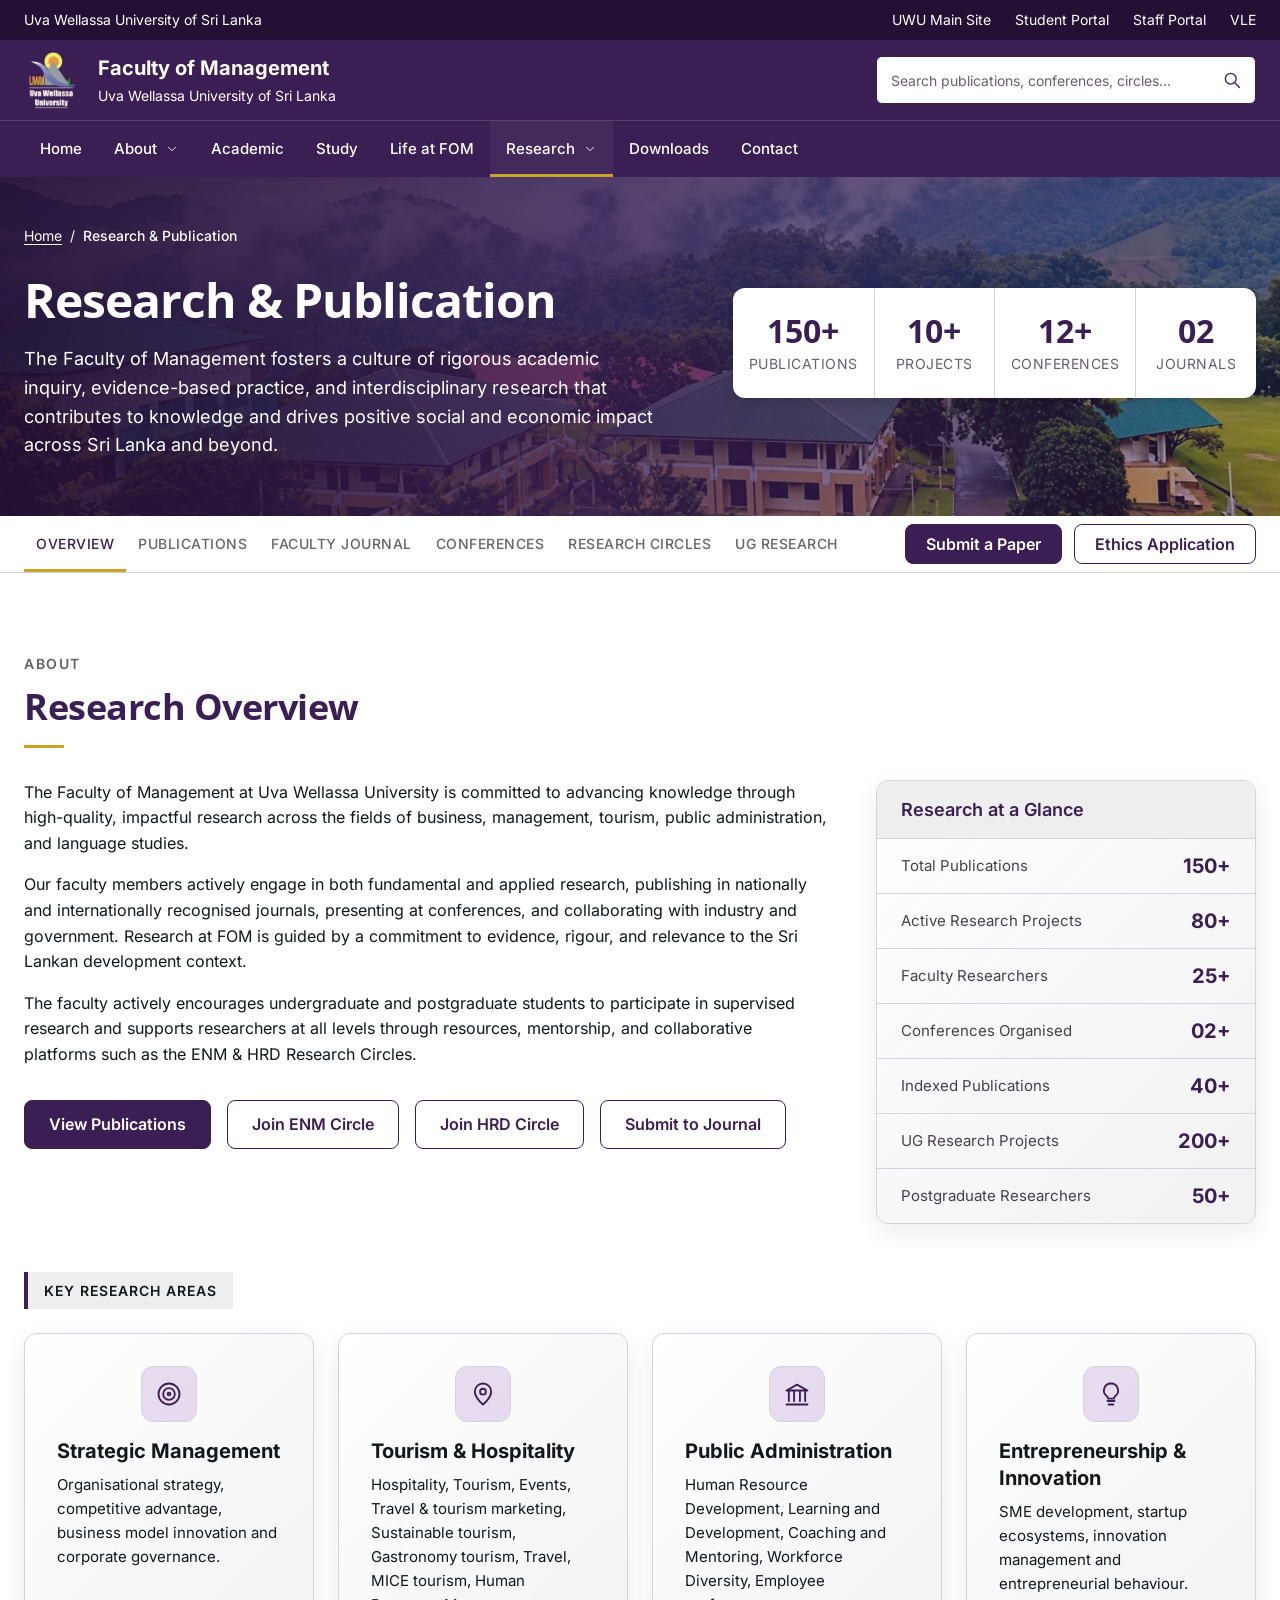
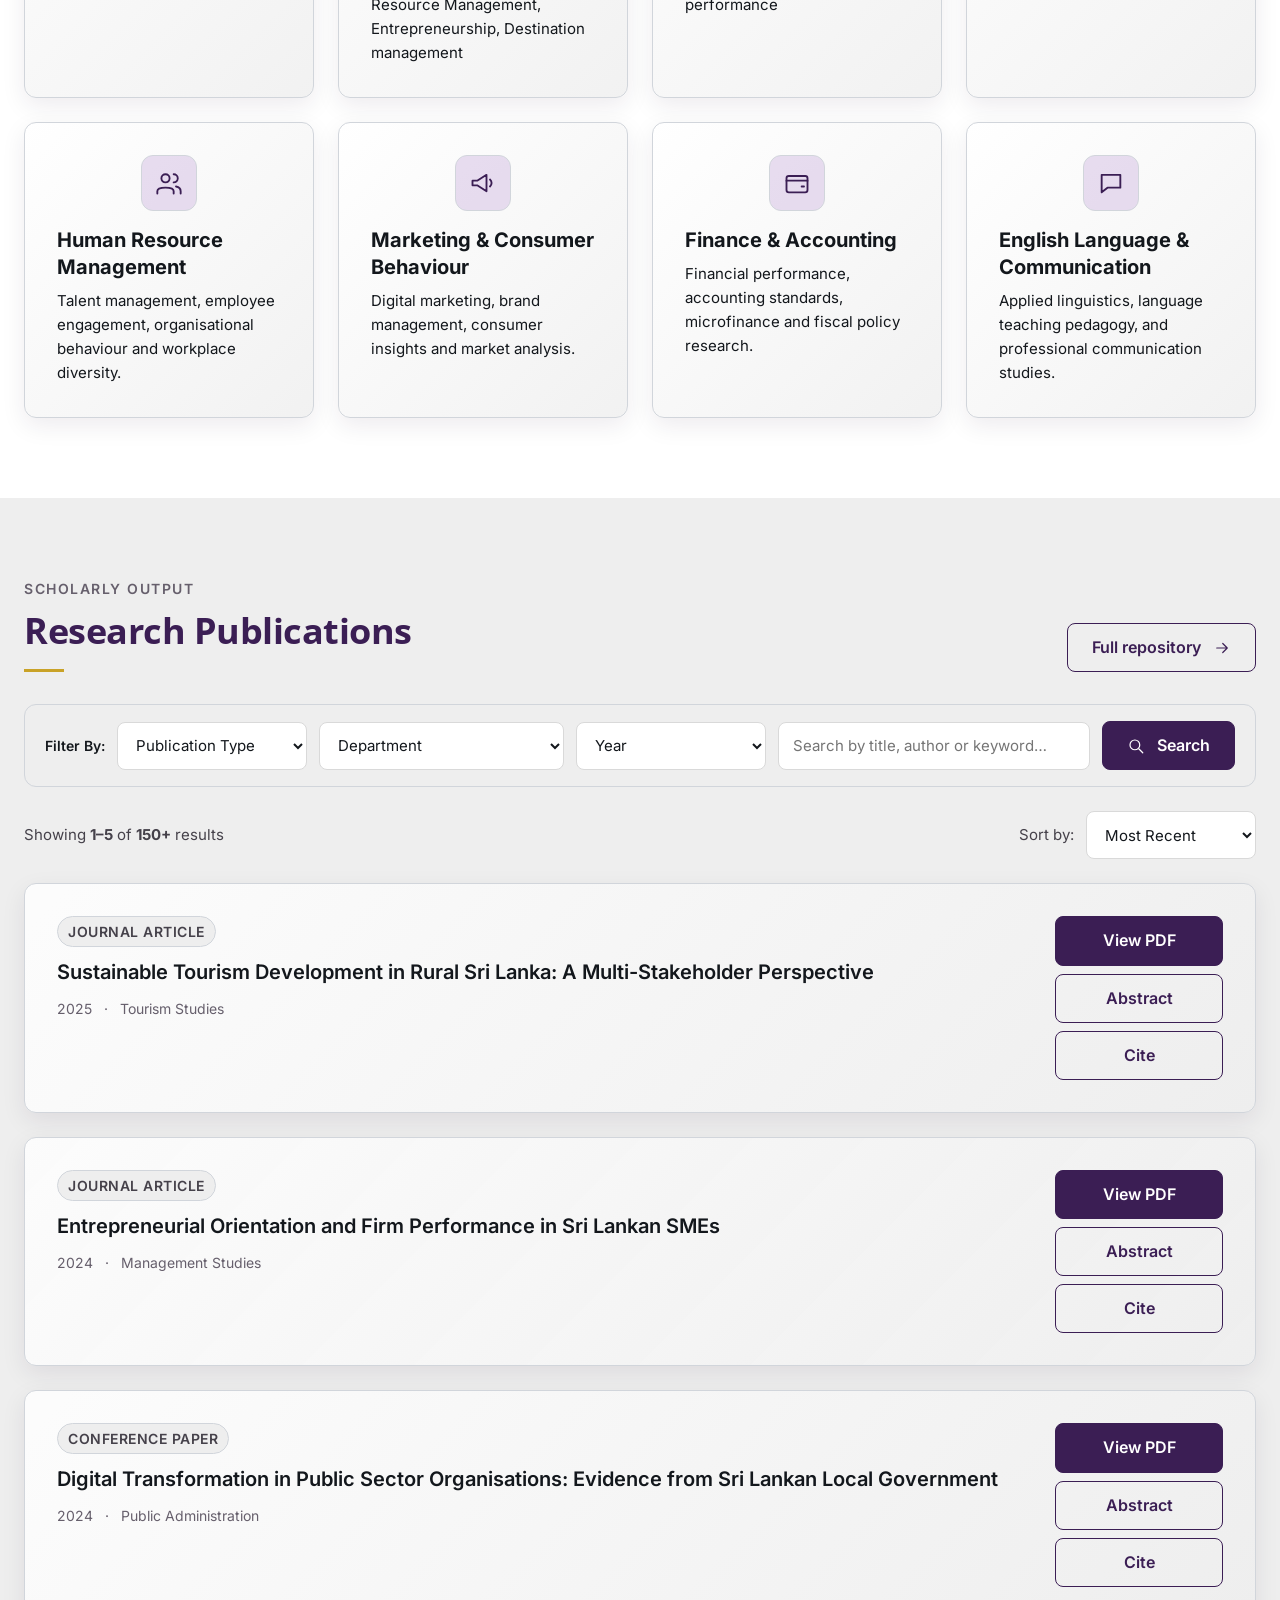
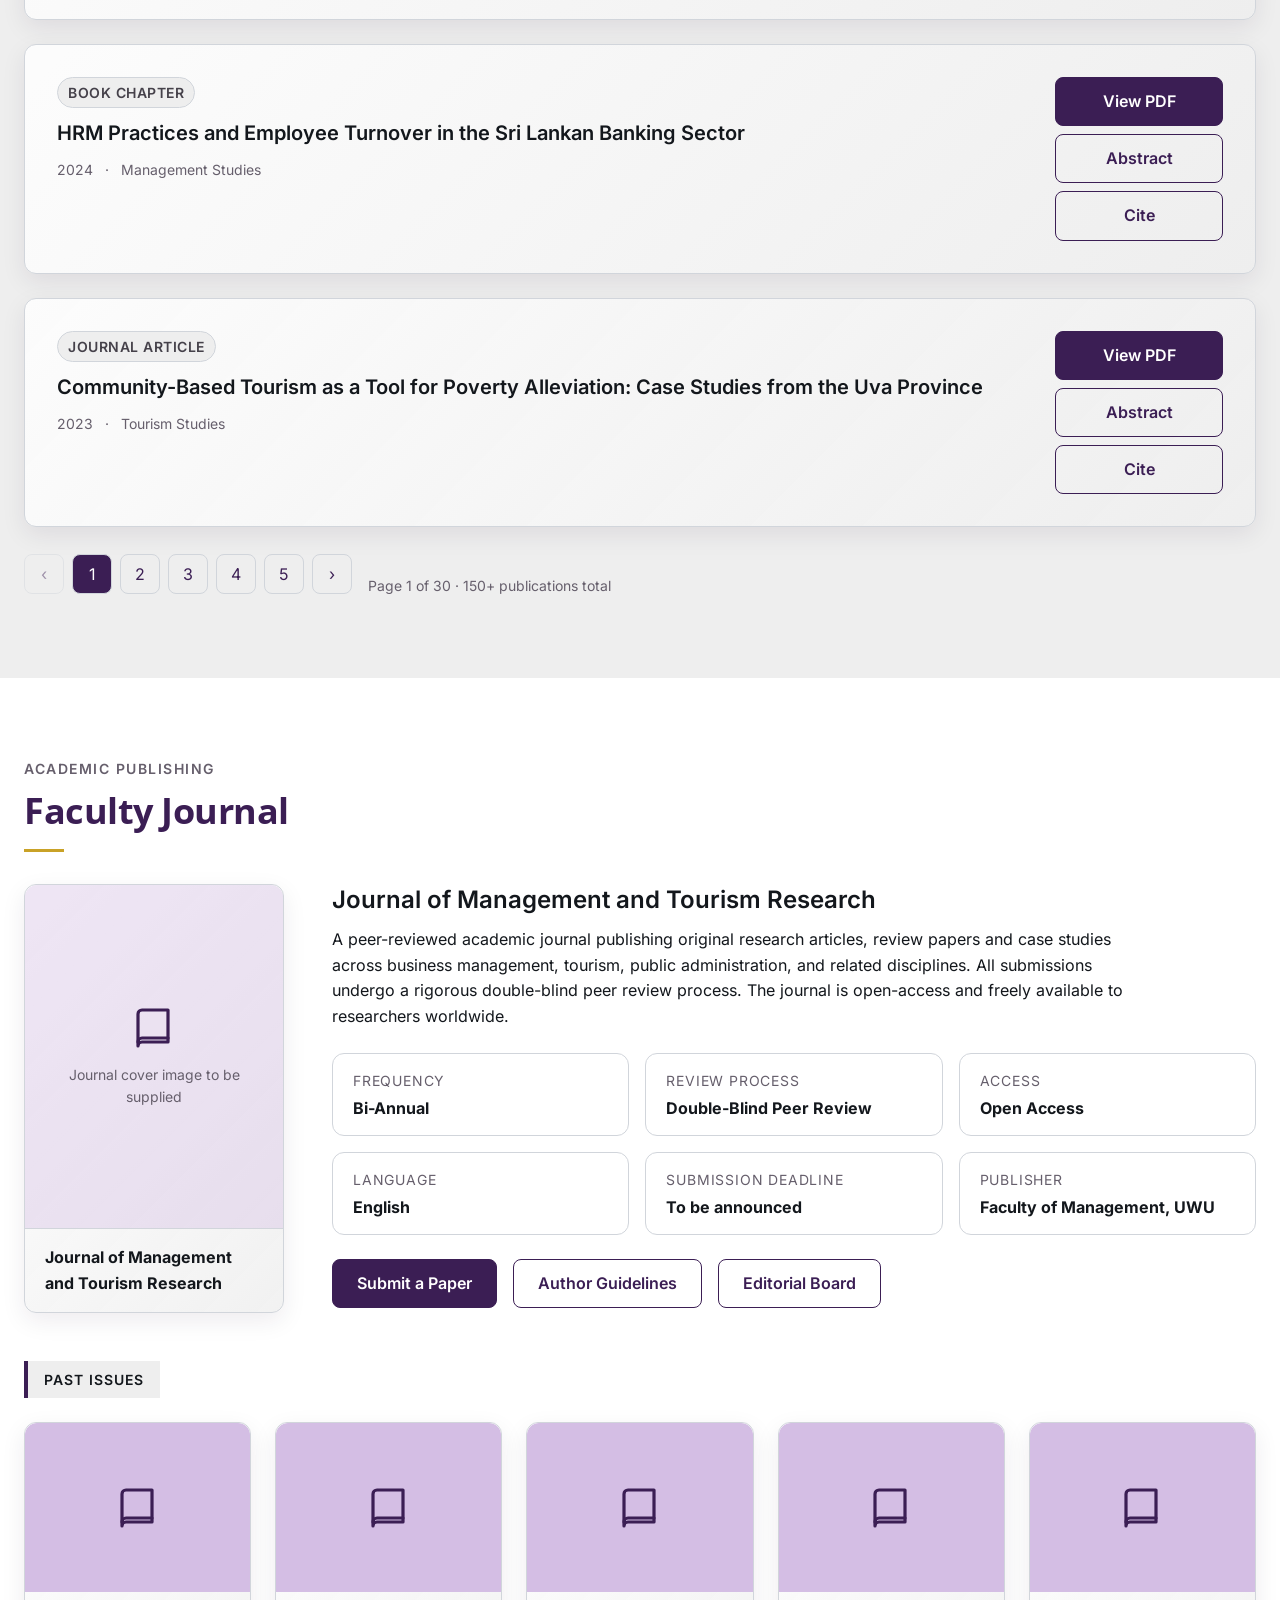
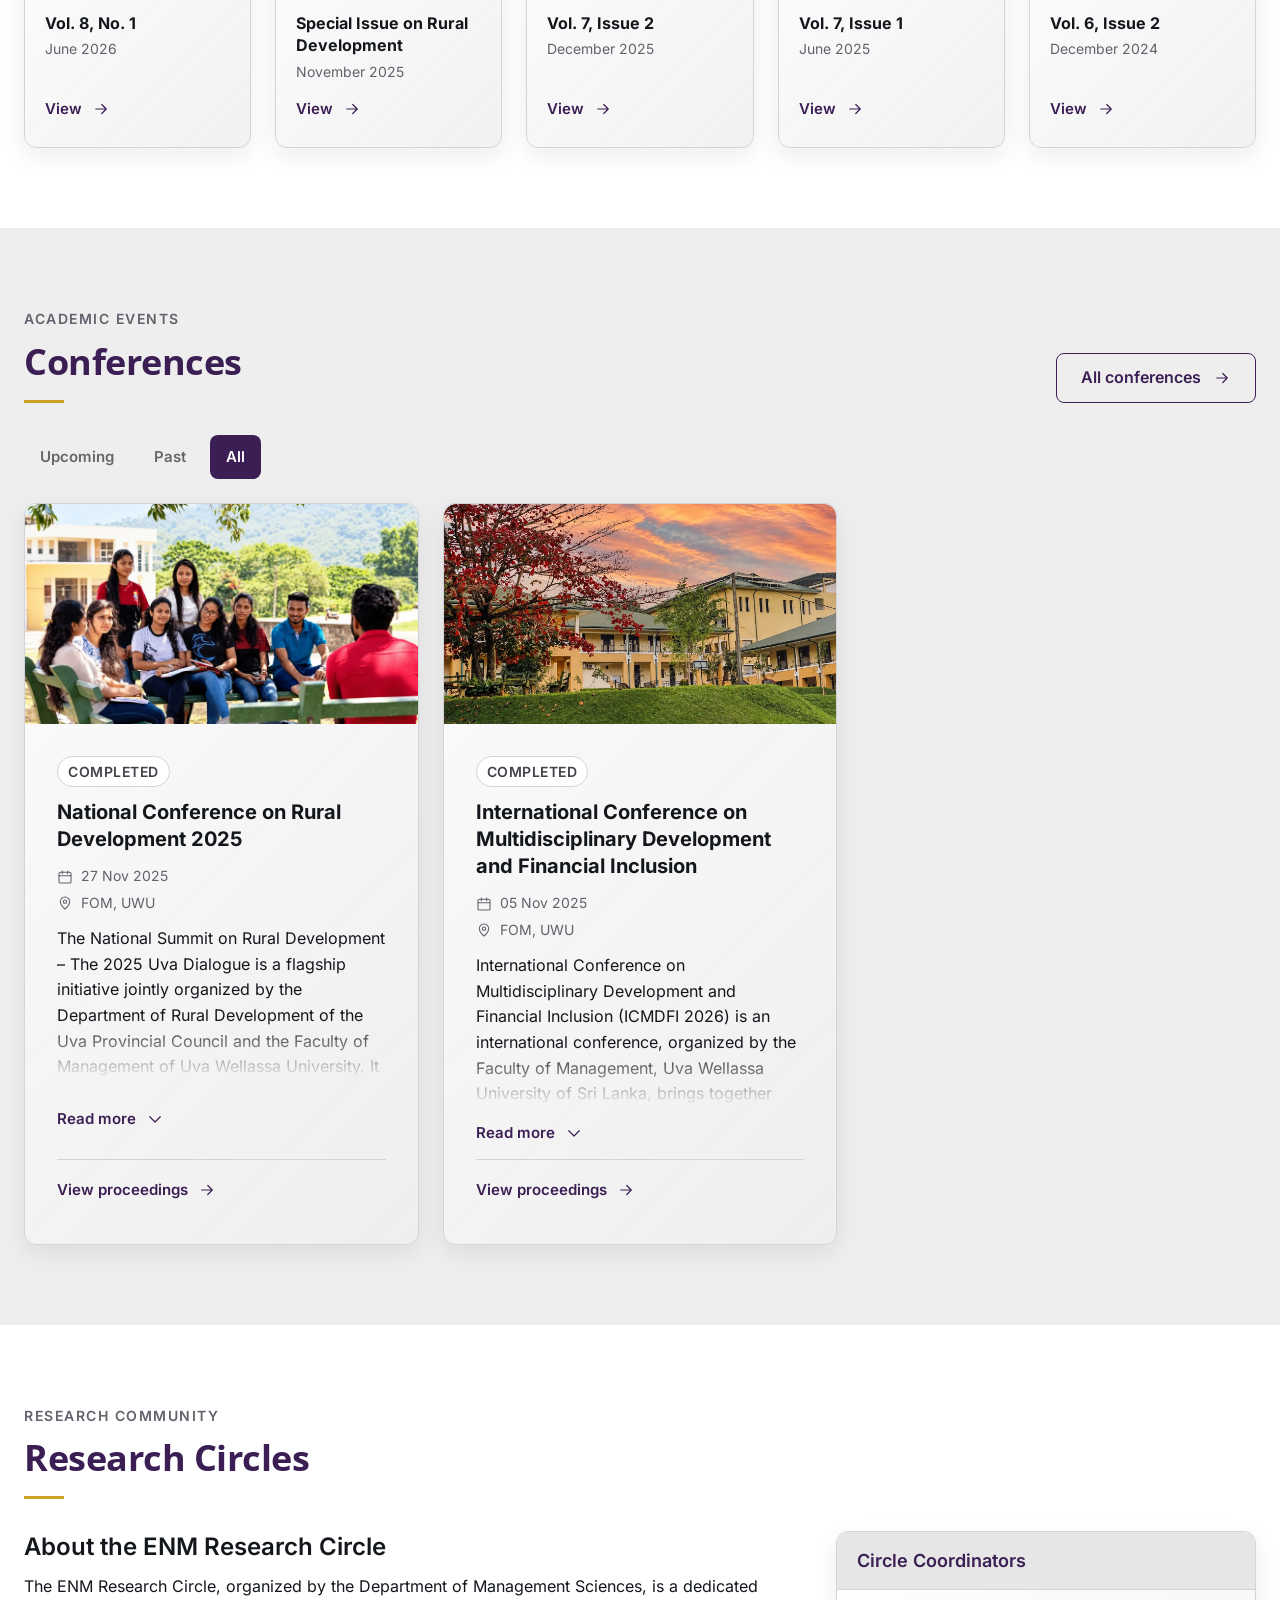
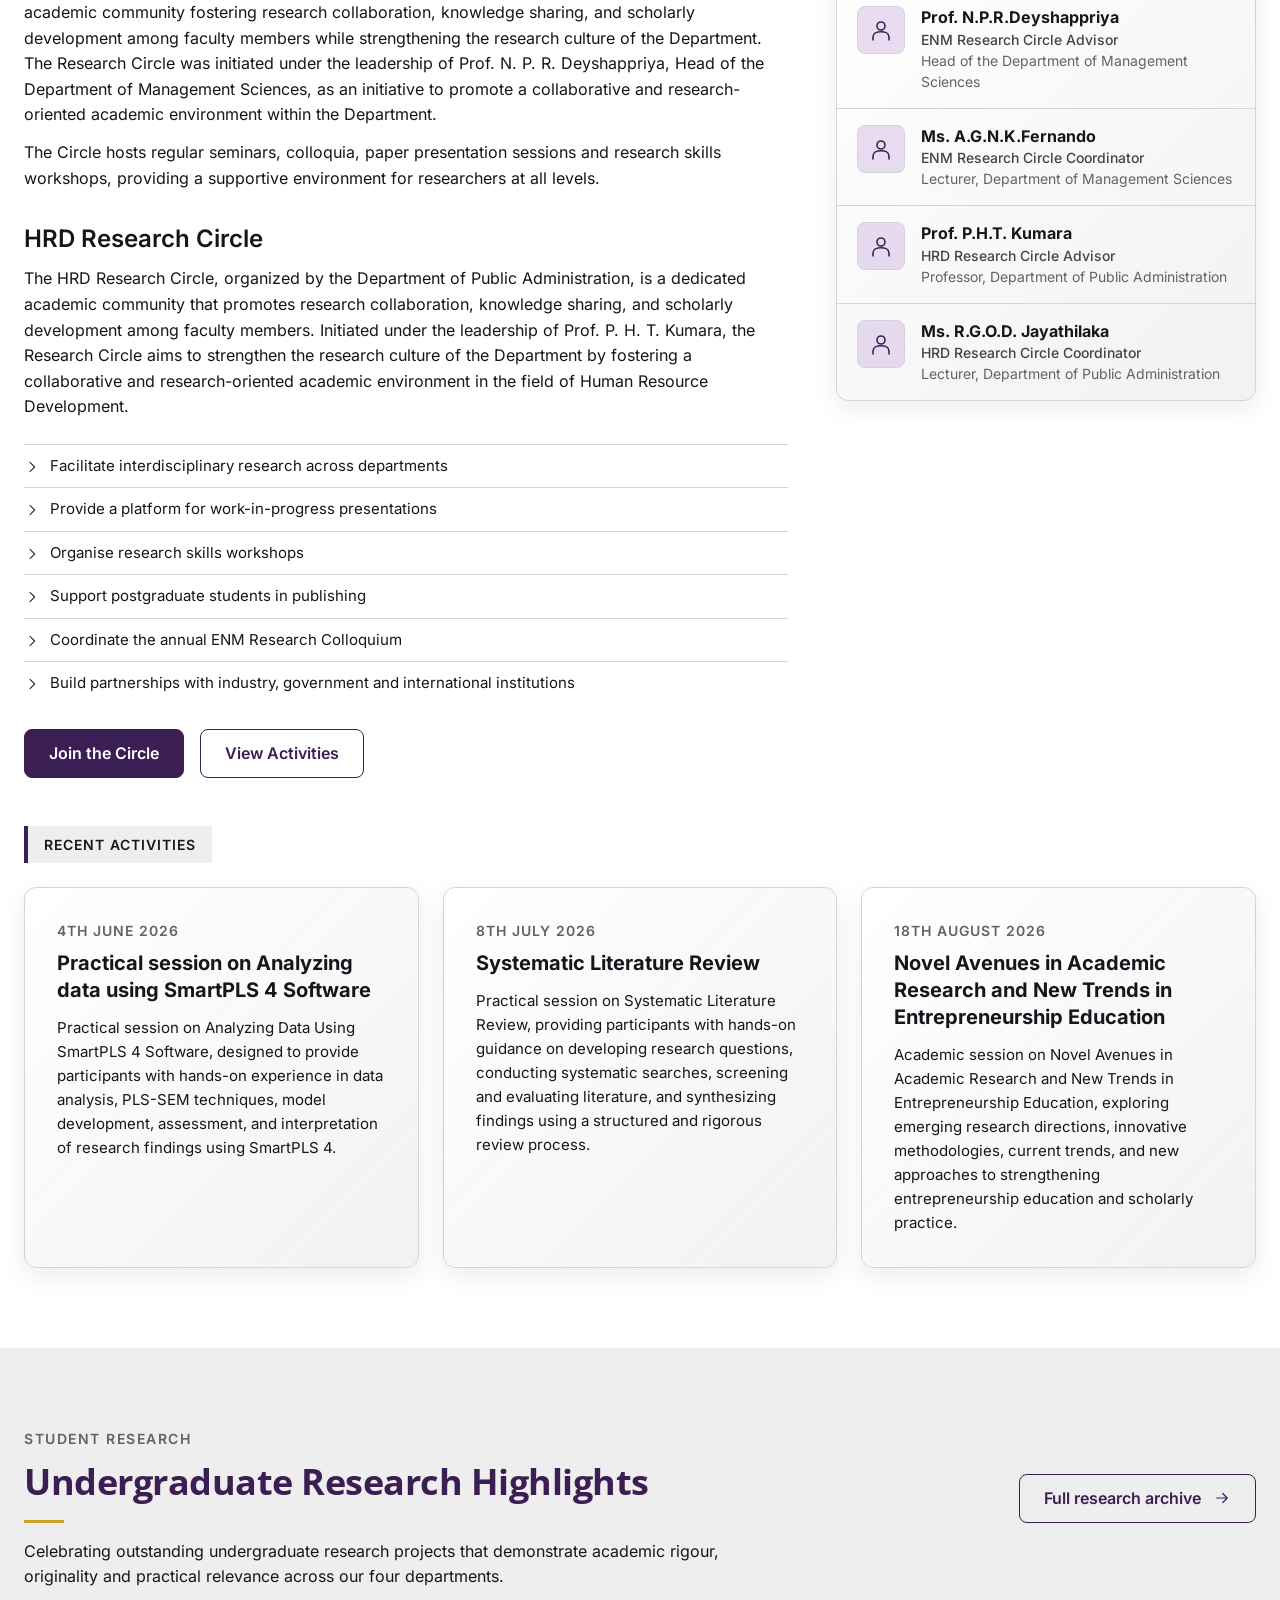
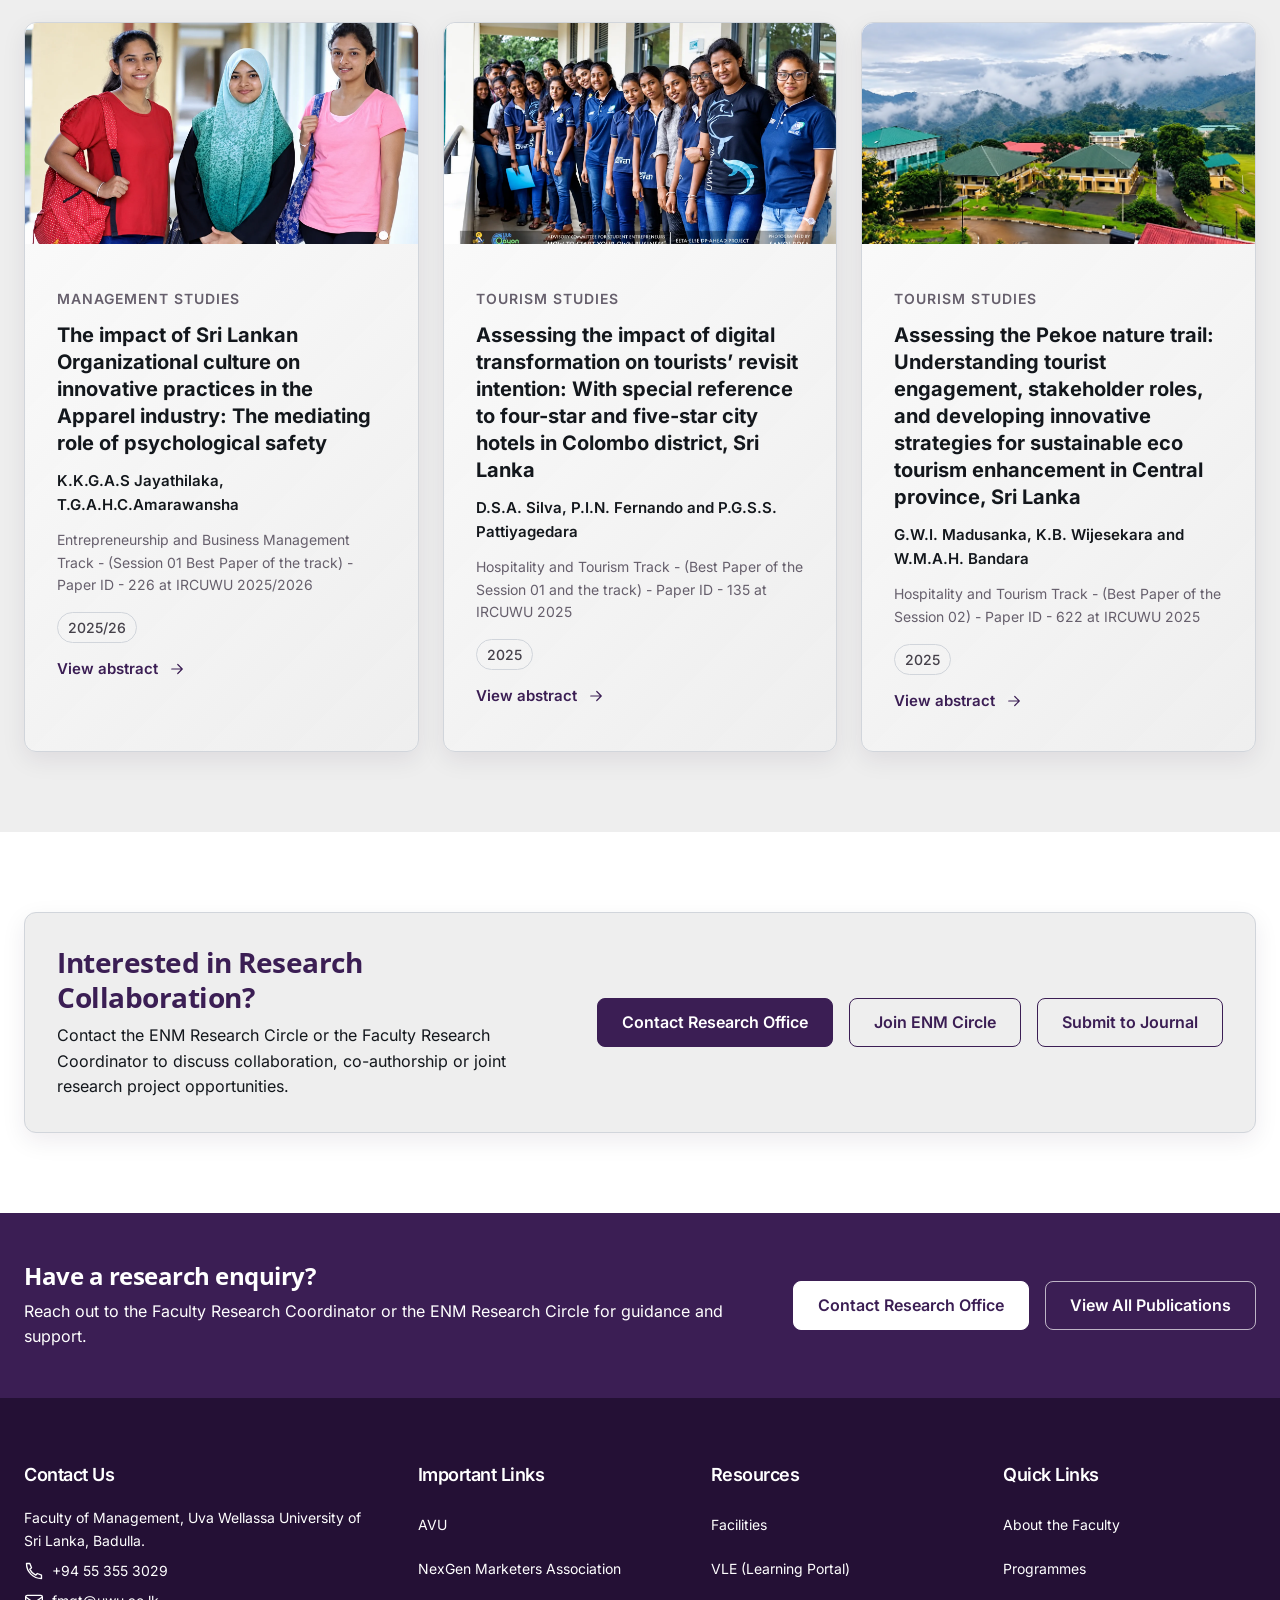
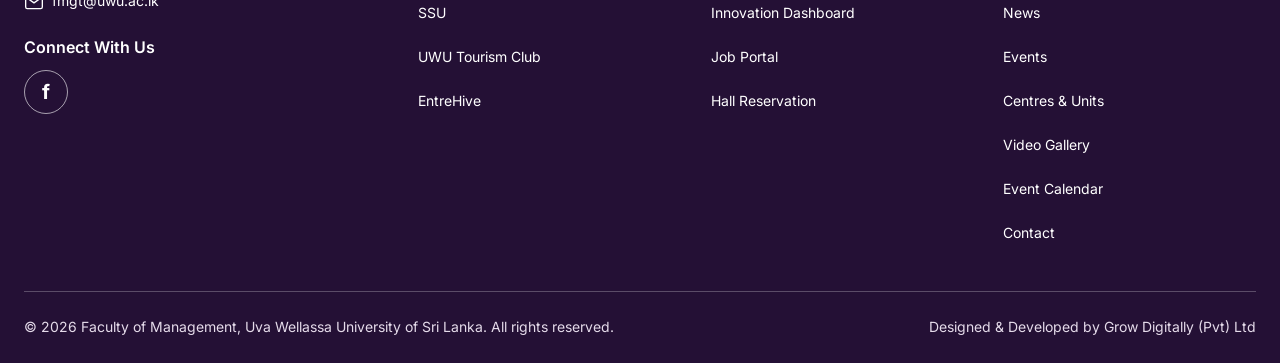
<file: research.html>
<!doctype html>
<html lang="en">
  <head>
    <meta charset="utf-8" />
    <meta content="width=device-width, initial-scale=1" name="viewport" />
    <title>Research &amp; Publication | Faculty of Management – Uva Wellassa University</title>
    <meta content="Explore research and publications at the Faculty of Management, Uva Wellassa University, showcasing impactful research, academic expertise, innovation, and scholarly contributions." name="description" />
    <meta content="#3B1E54" name="theme-color" />
    <meta content="website" property="og:type" />
    <meta content="en_GB" property="og:locale" />
    <meta content="Faculty of Management — Uva Wellassa University" property="og:site_name" />
    <meta content="Research &amp; Publication | Faculty of Management – Uva Wellassa University" property="og:title" />
    <meta content="Explore research and publications at the Faculty of Management, Uva Wellassa University, showcasing impactful research, academic expertise, innovation, and scholarly contributions." property="og:description" />
    <meta content="summary_large_image" name="twitter:card" />
    <!-- RELEASE CONFIGURATION: set canonical, og:url and a publicly hosted og:image to the verified production URLs once the domain and faculty-approved share artwork are confirmed. -->
    <script type="application/ld+json">
      {
        "@context": "https://schema.org",
        "@type": "CollectionPage",
        "name": "Research &amp; Publication | Faculty of Management – Uva Wellassa University",
        "inLanguage": "en",
        "about": {
          "@type": "EducationalOrganization",
          "name": "Faculty of Management",
          "parentOrganization": { "@type": "CollegeOrUniversity", "name": "Uva Wellassa University of Sri Lanka" }
        }
      }
    </script>
    <link href="assets/icon-16x16.png" rel="icon" sizes="16x16" type="image/png" />
    <link href="assets/icon-32x32.png" rel="icon" sizes="32x32" type="image/png" />
    <link href="assets/apple-touch-icon-180x180.png" rel="apple-touch-icon" sizes="180x180" />
    <link href="assets/icon-192x192.png" rel="icon" sizes="192x192" type="image/png" />
    <link href="assets/icon-512x512.png" rel="icon" sizes="512x512" type="image/png" />
    <link href="assets/fonts.css" rel="stylesheet" />
    <link href="assets/base.css" rel="stylesheet" />
    <link href="assets/academic.css" rel="stylesheet" />
    <link href="assets/life.css" rel="stylesheet" />
    <link href="assets/research.css" rel="stylesheet" />
    <noscript><style>.conf-copy.clamp{max-height:none!important;-webkit-mask-image:none!important;mask-image:none!important}.conf-toggle{display:none}</style></noscript>
  </head>
  <body>
    <!--
RESEARCH PAGE — Design Brand Kit v2.0 alignment notes
Layout follows the approved low-fidelity wireframe (Research.png); copy follows the Research Page Content Requirement Sheet.
Header, navigation, dialogs and footer are shared with the other pages through assets/base.css and assets/site.js.
Not included: the Ethics Review Committee section and its tab (the sheet says "REMOVE THIS SECTION").
Shown as supplied: 3 undergraduate projects, 2 conferences, 4 circle coordinators. Author/DOI/ISSN details, PDFs, covers and abstracts were not supplied;
those controls open an explanatory dialog until the files exist.
-->
    <a class="skip-link" href="#main">Skip to main content</a>
    <div class="utility">
      <div class="container">
        <span>Uva Wellassa University of Sri Lanka</span>
        <div class="utility-links">
          <a href="https://www.uwu.ac.lk/" rel="noopener" target="_blank">UWU Main Site<span class="sr-only"> (opens in a new tab)</span></a><a href="https://fom.www.uwu.ac.lk/student-portal/" rel="noopener" target="_blank">Student Portal<span class="sr-only"> (opens in a new tab)</span></a><a href="https://fom.www.uwu.ac.lk/staff/" rel="noopener" target="_blank">Staff Portal<span class="sr-only"> (opens in a new tab)</span></a><a href="https://vle.uwu.ac.lk/" rel="noopener" target="_blank">VLE<span class="sr-only"> (opens in a new tab)</span></a>
        </div>
      </div>
    </div>
    <aside class="announcement" hidden="" id="faculty-announcement">
      <div class="container">
        <p></p>
        <button aria-label="Dismiss announcement" class="icon-button" type="button">×</button>
      </div>
    </aside>
    <header class="identity" id="top">
      <div class="container">
        <a class="brand" href="index.html">
          <span class="logo-box"><img alt="Uva Wellassa University of Sri Lanka" decoding="async" height="2048" loading="eager" src="assets/logo.png" width="1851" /></span>
          <span><strong>Faculty of Management</strong><small>Uva Wellassa University of Sri Lanka</small></span>
        </a>
        <button aria-controls="navigation" aria-expanded="false" aria-label="Open navigation" class="icon-button menu-toggle" type="button"><svg aria-hidden="true" class="icon" fill="none" stroke="currentColor" stroke-linecap="round" stroke-linejoin="round" stroke-width="1.6" viewBox="0 0 24 24"><path d="M3 6h18M3 12h18M3 18h18"></path></svg></button>
        <form class="search" role="search">
          <label for="site-search">Search this page</label>
          <input id="site-search" placeholder="Search publications, conferences, circles…" required="" type="search" />
          <button aria-label="Search" type="submit"><svg aria-hidden="true" class="icon" fill="none" stroke="currentColor" stroke-linecap="round" stroke-linejoin="round" stroke-width="1.6" viewBox="0 0 24 24"><circle cx="10.5" cy="10.5" r="6.5"></circle><path d="m16 16 5 5"></path></svg></button>
        </form>
      </div>
    </header>
    <button aria-label="Close navigation" class="nav-backdrop" hidden="" id="nav-backdrop" tabindex="-1" type="button"></button>
    <nav aria-label="Main navigation" class="navigation" id="navigation">
      <div class="mobile-nav-heading">
        <span>Faculty menu</span>
        <button aria-label="Close navigation" class="icon-button" id="close-navigation" type="button">×</button>
      </div>
      <div class="container">
        <a class="nav-link" href="index.html">Home</a>
        <details class="nav-item">
          <summary>About<svg aria-hidden="true" class="icon" fill="none" stroke="currentColor" stroke-linecap="round" stroke-linejoin="round" stroke-width="1.6" viewBox="0 0 24 24"><path d="m6 9 6 6 6-6"></path></svg></summary>
          <div class="nav-dropdown"><a href="index.html#about">About the faculty</a><a href="index.html#alumni">Alumni spotlight</a></div>
        </details>
        <a class="nav-link" href="academic.html">Academic</a>
        <a class="nav-link" href="study.html">Study</a>
        <a class="nav-link" href="life-at-fom.html">Life at FOM</a>
        <details class="nav-item active"><summary>Research<svg aria-hidden="true" class="icon" fill="none" stroke="currentColor" stroke-linecap="round" stroke-linejoin="round" stroke-width="1.6" viewBox="0 0 24 24"><path d="m6 9 6 6 6-6"></path></svg></summary><div class="nav-dropdown"><a href="#overview">Overview</a><a href="#publications">Publications</a><a href="#journal">Faculty Journal</a><a href="#conferences">Conferences</a><a href="#circles">Research Circles</a><a href="#ug-research">UG Research</a></div></details>
        <a class="nav-link" href="downloads.html">Downloads</a>
        <a class="nav-link" href="contact.html">Contact</a>
      </div>
    </nav>
    <main id="main" tabindex="-1">
      <section class="page-banner research-banner" aria-labelledby="page-title">
        <div class="page-banner-media">
          <img src="hero/slide3.webp" alt="Mist over the hills and green buildings of the Uva Wellassa University campus" width="1685" height="934" decoding="async" loading="eager" />
        </div>
        <div class="container">
          <div class="r-banner-grid">
            <div class="page-banner-copy">
              <nav aria-label="Breadcrumb" class="breadcrumb"><a href="index.html">Home</a><span aria-hidden="true">/</span><span aria-current="page">Research &amp; Publication</span></nav>
              <h1 id="page-title">Research &amp; Publication</h1>
              <p>The Faculty of Management fosters a culture of rigorous academic inquiry, evidence-based practice, and interdisciplinary research that contributes to knowledge and drives positive social and economic impact across Sri Lanka and beyond.</p>
            </div>
            <ul class="banner-panel" aria-label="Research at a glance">
              <li><strong>150+</strong><span>Publications</span></li>
              <li><strong>10+</strong><span>Projects</span></li>
              <li><strong>12+</strong><span>Conferences</span></li>
              <li><strong>02</strong><span>Journals</span></li>
            </ul>
          </div>
        </div>
      </section>

      <nav class="page-tabs research-tabs" id="page-tabs" aria-label="Research page sections">
        <div class="container">
          <a href="#overview" aria-current="true">Overview</a>
          <a href="#publications">Publications</a>
          <a href="#journal">Faculty Journal</a>
          <a href="#conferences">Conferences</a>
          <a href="#circles">Research Circles</a>
          <a href="#ug-research">UG Research</a>
          <span class="tab-cta"><button class="btn" type="button" data-pending="Paper submission">Submit a Paper</button><button class="btn outline" type="button" data-pending="Ethics application">Ethics Application</button></span>
        </div>
      </nav>

      <section class="content-section academic-section" id="overview" aria-labelledby="overview-title">
        <div class="container">
          <div class="section-heading">
            <div>
              <p class="eyebrow">About</p>
              <h2 id="overview-title">Research Overview</h2>
              <span class="gold-line"></span>
            </div>
          </div>
          <div class="overview-grid">
            <div class="overview-copy">
              <p>The Faculty of Management at Uva Wellassa University is committed to advancing knowledge through high-quality, impactful research across the fields of business, management, tourism, public administration, and language studies.</p>
              <p>Our faculty members actively engage in both fundamental and applied research, publishing in nationally and internationally recognised journals, presenting at conferences, and collaborating with industry and government. Research at FOM is guided by a commitment to evidence, rigour, and relevance to the Sri Lankan development context.</p>
              <p>The faculty actively encourages undergraduate and postgraduate students to participate in supervised research and supports researchers at all levels through resources, mentorship, and collaborative platforms such as the ENM &amp; HRD Research Circles.</p>
              <div class="actions">
                <a class="btn" href="#publications">View Publications</a>
                <a class="btn outline" href="#circles">Join ENM Circle</a>
                <a class="btn outline" href="#circles">Join HRD Circle</a>
                <a class="btn outline" href="#journal">Submit to Journal</a>
              </div>
            </div>
            <section class="glance card" aria-labelledby="glance-title">
              <h3 id="glance-title">Research at a Glance</h3>
              <ul><li><span>Total Publications</span><strong>150+</strong></li><li><span>Active Research Projects</span><strong>80+</strong></li><li><span>Faculty Researchers</span><strong>25+</strong></li><li><span>Conferences Organised</span><strong>02+</strong></li><li><span>Indexed Publications</span><strong>40+</strong></li><li><span>UG Research Projects</span><strong>200+</strong></li><li><span>Postgraduate Researchers</span><strong>50+</strong></li></ul>
            </section>
          </div>
          <h3 class="sub-label">Key Research Areas</h3>
          <div class="area-grid">
              <article class="area-card card" data-search="Strategic Management"><span class="icon-tile"><svg aria-hidden="true" class="icon" fill="none" stroke="currentColor" stroke-linecap="round" stroke-linejoin="round" stroke-width="1.6" viewBox="0 0 24 24"><circle cx="12" cy="12" r="9"></circle><circle cx="12" cy="12" r="5"></circle><circle cx="12" cy="12" r="1.2"></circle></svg></span><h3>Strategic Management</h3><p>Organisational strategy, competitive advantage, business model innovation and corporate governance.</p></article>
              <article class="area-card card" data-search="Tourism &amp; Hospitality"><span class="icon-tile"><svg aria-hidden="true" class="icon" fill="none" stroke="currentColor" stroke-linecap="round" stroke-linejoin="round" stroke-width="1.6" viewBox="0 0 24 24"><path d="M12 21s7-6.2 7-11a7 7 0 0 0-14 0c0 4.8 7 11 7 11Z"></path><circle cx="12" cy="10" r="2.5"></circle></svg></span><h3>Tourism &amp; Hospitality</h3><p>Hospitality, Tourism, Events, Travel &amp; tourism marketing, Sustainable tourism, Gastronomy tourism, Travel, MICE tourism, Human Resource Management, Entrepreneurship, Destination management</p></article>
              <article class="area-card card" data-search="Public Administration"><span class="icon-tile"><svg aria-hidden="true" class="icon" fill="none" stroke="currentColor" stroke-linecap="round" stroke-linejoin="round" stroke-width="1.6" viewBox="0 0 24 24"><path d="M3 9 12 4l9 5H3ZM5 9v9M9.5 9v9M14.5 9v9M19 9v9M3 21h18"></path></svg></span><h3>Public Administration</h3><p>Human Resource Development, Learning and Development, Coaching and Mentoring, Workforce Diversity, Employee performance</p></article>
              <article class="area-card card" data-search="Entrepreneurship &amp; Innovation"><span class="icon-tile"><svg aria-hidden="true" class="icon" fill="none" stroke="currentColor" stroke-linecap="round" stroke-linejoin="round" stroke-width="1.6" viewBox="0 0 24 24"><path d="M9 18h6M10 21h4M12 3a6 6 0 0 0-3.5 10.9c.6.5 1 1.2 1 2.1h5c0-.9.4-1.6 1-2.1A6 6 0 0 0 12 3Z"></path></svg></span><h3>Entrepreneurship &amp; Innovation</h3><p>SME development, startup ecosystems, innovation management and entrepreneurial behaviour.</p></article>
              <article class="area-card card" data-search="Human Resource Management"><span class="icon-tile"><svg aria-hidden="true" class="icon" fill="none" stroke="currentColor" stroke-linecap="round" stroke-linejoin="round" stroke-width="1.6" viewBox="0 0 24 24"><circle cx="9" cy="8" r="3.5"></circle><path d="M2 21v-2c0-4 14-4 14 0v2M16 4.5a3.5 3.5 0 0 1 0 7M18 15c3 .6 4 2 4 4v2"></path></svg></span><h3>Human Resource Management</h3><p>Talent management, employee engagement, organisational behaviour and workplace diversity.</p></article>
              <article class="area-card card" data-search="Marketing &amp; Consumer Behaviour"><span class="icon-tile"><svg aria-hidden="true" class="icon" fill="none" stroke="currentColor" stroke-linecap="round" stroke-linejoin="round" stroke-width="1.6" viewBox="0 0 24 24"><path d="M3 10v4h4l8 5V5L7 10H3ZM18 9a4 4 0 0 1 0 6"></path></svg></span><h3>Marketing &amp; Consumer Behaviour</h3><p>Digital marketing, brand management, consumer insights and market analysis.</p></article>
              <article class="area-card card" data-search="Finance &amp; Accounting"><span class="icon-tile"><svg aria-hidden="true" class="icon" fill="none" stroke="currentColor" stroke-linecap="round" stroke-linejoin="round" stroke-width="1.6" viewBox="0 0 24 24"><rect x="3" y="6" width="18" height="14" rx="2"></rect><path d="M3 10h18M16 15h2"></path></svg></span><h3>Finance &amp; Accounting</h3><p>Financial performance, accounting standards, microfinance and fiscal policy research.</p></article>
              <article class="area-card card" data-search="English Language &amp; Communication"><span class="icon-tile"><svg aria-hidden="true" class="icon" fill="none" stroke="currentColor" stroke-linecap="round" stroke-linejoin="round" stroke-width="1.6" viewBox="0 0 24 24"><path d="M4 5h16v11H9l-5 4V5Z"></path></svg></span><h3>English Language &amp; Communication</h3><p>Applied linguistics, language teaching pedagogy, and professional communication studies.</p></article>
          </div>
        </div>
      </section>

      <section class="content-section academic-section band-gray" id="publications" aria-labelledby="publications-title">
        <div class="container">
          <div class="section-heading">
            <div>
              <p class="eyebrow">Scholarly Output</p>
              <h2 id="publications-title">Research Publications</h2>
              <span class="gold-line"></span>
            </div>
            <a class="btn outline" href="#" data-pending="Full publications repository">Full repository<svg aria-hidden="true" class="icon" fill="none" stroke="currentColor" stroke-linecap="round" stroke-linejoin="round" stroke-width="1.6" viewBox="0 0 24 24"><path d="M5 12h14m-6-6 6 6-6 6"></path></svg></a>
          </div>
          <form class="notice-filter pub-filter" id="pub-filter" role="search" aria-label="Filter publications">
            <label class="lead" for="f-type">Filter By:</label>
            <select class="control" id="f-type"><option value="">Publication Type</option><option>Journal Article</option><option>Conference Paper</option><option>Book Chapter</option><option>Working Paper</option></select>
            <select class="control" id="f-dept" aria-label="Department"><option value="">Department</option><option>Management Studies</option><option>Tourism Studies</option><option>Public Administration</option><option>English Language Teaching</option></select>
            <select class="control" id="f-year" aria-label="Year"><option value="">Year</option><option>2025</option><option>2024</option><option>2023</option><option>2022</option></select>
            <input class="control grow" id="f-q" type="search" placeholder="Search by title, author or keyword…" aria-label="Search by title, author or keyword" />
            <button class="btn" type="submit"><svg aria-hidden="true" class="icon" fill="none" stroke="currentColor" stroke-linecap="round" stroke-linejoin="round" stroke-width="1.6" viewBox="0 0 24 24"><circle cx="10.5" cy="10.5" r="6.5"></circle><path d="m16 16 5 5"></path></svg>Search</button>
          </form>
          <div class="pub-toolbar">
            <p id="pub-count" role="status">Showing <strong>1–5</strong> of <strong>150+</strong> results</p>
            <label class="sort"><span>Sort by:</span>
              <select class="control" id="f-sort"><option>Most Recent</option><option>Title A–Z</option><option>Most Cited</option></select>
            </label>
          </div>
          <div class="pub-list" id="pub-list">
              <article class="pub-card card" data-type="Journal Article" data-dept="Tourism Studies" data-year="2025" data-title="sustainable tourism development in rural sri lanka: a multi-stakeholder perspective" data-i="0" data-search="Sustainable Tourism Development in Rural Sri Lanka: A Multi-Stakeholder Perspective">
                <div class="pub-main">
                  <span class="chip type-chip">Journal Article</span>
                  <h3>Sustainable Tourism Development in Rural Sri Lanka: A Multi-Stakeholder Perspective</h3>
                  <p class="pub-meta"><span>2025</span><span>Tourism Studies</span></p>
                </div>
                <div class="pub-actions"><button class="btn" type="button" data-pending="PDF for “Sustainable Tourism Development in Rural Sri Lanka: A Multi-Stakeholder Perspective”">View PDF</button><button class="btn outline" type="button" data-pending="Abstract for “Sustainable Tourism Development in Rural Sri Lanka: A Multi-Stakeholder Perspective”">Abstract</button><button class="btn outline" type="button" data-pending="Citation for “Sustainable Tourism Development in Rural Sri Lanka: A Multi-Stakeholder Perspective”">Cite</button></div>
              </article>
              <article class="pub-card card" data-type="Journal Article" data-dept="Management Studies" data-year="2024" data-title="entrepreneurial orientation and firm performance in sri lankan smes" data-i="1" data-search="Entrepreneurial Orientation and Firm Performance in Sri Lankan SMEs">
                <div class="pub-main">
                  <span class="chip type-chip">Journal Article</span>
                  <h3>Entrepreneurial Orientation and Firm Performance in Sri Lankan SMEs</h3>
                  <p class="pub-meta"><span>2024</span><span>Management Studies</span></p>
                </div>
                <div class="pub-actions"><button class="btn" type="button" data-pending="PDF for “Entrepreneurial Orientation and Firm Performance in Sri Lankan SMEs”">View PDF</button><button class="btn outline" type="button" data-pending="Abstract for “Entrepreneurial Orientation and Firm Performance in Sri Lankan SMEs”">Abstract</button><button class="btn outline" type="button" data-pending="Citation for “Entrepreneurial Orientation and Firm Performance in Sri Lankan SMEs”">Cite</button></div>
              </article>
              <article class="pub-card card" data-type="Conference Paper" data-dept="Public Administration" data-year="2024" data-title="digital transformation in public sector organisations: evidence from sri lankan local government" data-i="2" data-search="Digital Transformation in Public Sector Organisations: Evidence from Sri Lankan Local Government">
                <div class="pub-main">
                  <span class="chip type-chip">Conference Paper</span>
                  <h3>Digital Transformation in Public Sector Organisations: Evidence from Sri Lankan Local Government</h3>
                  <p class="pub-meta"><span>2024</span><span>Public Administration</span></p>
                </div>
                <div class="pub-actions"><button class="btn" type="button" data-pending="PDF for “Digital Transformation in Public Sector Organisations: Evidence from Sri Lankan Local Government”">View PDF</button><button class="btn outline" type="button" data-pending="Abstract for “Digital Transformation in Public Sector Organisations: Evidence from Sri Lankan Local Government”">Abstract</button><button class="btn outline" type="button" data-pending="Citation for “Digital Transformation in Public Sector Organisations: Evidence from Sri Lankan Local Government”">Cite</button></div>
              </article>
              <article class="pub-card card" data-type="Book Chapter" data-dept="Management Studies" data-year="2024" data-title="hrm practices and employee turnover in the sri lankan banking sector" data-i="3" data-search="HRM Practices and Employee Turnover in the Sri Lankan Banking Sector">
                <div class="pub-main">
                  <span class="chip type-chip">Book Chapter</span>
                  <h3>HRM Practices and Employee Turnover in the Sri Lankan Banking Sector</h3>
                  <p class="pub-meta"><span>2024</span><span>Management Studies</span></p>
                </div>
                <div class="pub-actions"><button class="btn" type="button" data-pending="PDF for “HRM Practices and Employee Turnover in the Sri Lankan Banking Sector”">View PDF</button><button class="btn outline" type="button" data-pending="Abstract for “HRM Practices and Employee Turnover in the Sri Lankan Banking Sector”">Abstract</button><button class="btn outline" type="button" data-pending="Citation for “HRM Practices and Employee Turnover in the Sri Lankan Banking Sector”">Cite</button></div>
              </article>
              <article class="pub-card card" data-type="Journal Article" data-dept="Tourism Studies" data-year="2023" data-title="community-based tourism as a tool for poverty alleviation: case studies from the uva province" data-i="4" data-search="Community-Based Tourism as a Tool for Poverty Alleviation: Case Studies from the Uva Province">
                <div class="pub-main">
                  <span class="chip type-chip">Journal Article</span>
                  <h3>Community-Based Tourism as a Tool for Poverty Alleviation: Case Studies from the Uva Province</h3>
                  <p class="pub-meta"><span>2023</span><span>Tourism Studies</span></p>
                </div>
                <div class="pub-actions"><button class="btn" type="button" data-pending="PDF for “Community-Based Tourism as a Tool for Poverty Alleviation: Case Studies from the Uva Province”">View PDF</button><button class="btn outline" type="button" data-pending="Abstract for “Community-Based Tourism as a Tool for Poverty Alleviation: Case Studies from the Uva Province”">Abstract</button><button class="btn outline" type="button" data-pending="Citation for “Community-Based Tourism as a Tool for Poverty Alleviation: Case Studies from the Uva Province”">Cite</button></div>
              </article>
          </div>
          <div class="pagination-row">
            <nav class="pagination" aria-label="Publication pages" id="pub-pages">
              <button type="button" data-page="prev" aria-label="Previous page">‹</button>
              <button type="button" data-page="1" aria-current="page" aria-label="Page 1">1</button>
              <button type="button" data-page="2" aria-label="Page 2">2</button>
              <button type="button" data-page="3" aria-label="Page 3">3</button>
              <button type="button" data-page="4" aria-label="Page 4">4</button>
              <button type="button" data-page="5" aria-label="Page 5">5</button>
              <button type="button" data-page="next" aria-label="Next page">›</button>
            </nav>
            <p class="result-status" id="pub-status">Page 1 of 30 · 150+ publications total</p>
          </div>
        </div>
      </section>

      <section class="content-section academic-section" id="journal" aria-labelledby="journal-title">
        <div class="container">
          <div class="section-heading">
            <div>
              <p class="eyebrow">Academic Publishing</p>
              <h2 id="journal-title">Faculty Journal</h2>
              <span class="gold-line"></span>
            </div>
          </div>
          <div class="journal-grid">
            <article class="journal-cover card" data-search="Journal of Management and Tourism Research">
              <div class="cover-art" role="img" aria-label="Journal cover image to be supplied"><svg aria-hidden="true" class="icon" fill="none" stroke="currentColor" stroke-linecap="round" stroke-linejoin="round" stroke-width="1.6" viewBox="0 0 24 24"><path d="M4 5a2 2 0 0 1 2-2h13v16H6a2 2 0 0 0-2 2V5Z"></path><path d="M4 19a2 2 0 0 1 2-2h13"></path></svg><span>Journal cover image to be supplied</span></div>
              <div class="cover-name"><strong>Journal of Management and Tourism Research</strong></div>
            </article>
            <div class="journal-info">
              <h3>Journal of Management and Tourism Research</h3>
              <p>A peer-reviewed academic journal publishing original research articles, review papers and case studies across business management, tourism, public administration, and related disciplines. All submissions undergo a rigorous double-blind peer review process. The journal is open-access and freely available to researchers worldwide.</p>
              <div class="detail-grid"><div class="detail"><span>Frequency</span><strong>Bi-Annual</strong></div><div class="detail"><span>Review Process</span><strong>Double-Blind Peer Review</strong></div><div class="detail"><span>Access</span><strong>Open Access</strong></div><div class="detail"><span>Language</span><strong>English</strong></div><div class="detail"><span>Submission Deadline</span><strong>To be announced</strong></div><div class="detail"><span>Publisher</span><strong>Faculty of Management, UWU</strong></div></div>
              <div class="actions"><button class="btn" type="button" data-pending="Journal paper submission">Submit a Paper</button><button class="btn outline" type="button" data-pending="Author guidelines">Author Guidelines</button><button class="btn outline" type="button" data-pending="Editorial board">Editorial Board</button></div>
            </div>
          </div>
          <h3 class="sub-label">Past Issues</h3>
          <div class="issue-grid">
              <article class="issue-card card" data-search="Vol. 8, No. 1">
                <div class="card-media placeholder" role="img" aria-label="Cover of Vol. 8, No. 1 to be supplied"><svg aria-hidden="true" class="icon" fill="none" stroke="currentColor" stroke-linecap="round" stroke-linejoin="round" stroke-width="1.6" viewBox="0 0 24 24"><path d="M4 5a2 2 0 0 1 2-2h13v16H6a2 2 0 0 0-2 2V5Z"></path><path d="M4 19a2 2 0 0 1 2-2h13"></path></svg></div>
                <div class="card-body"><h4>Vol. 8, No. 1</h4><p class="muted">June 2026</p><a class="text-link" href="#" data-pending="Vol. 8, No. 1 issue">View<svg aria-hidden="true" class="icon" fill="none" stroke="currentColor" stroke-linecap="round" stroke-linejoin="round" stroke-width="1.6" viewBox="0 0 24 24"><path d="M5 12h14m-6-6 6 6-6 6"></path></svg></a></div>
              </article>
              <article class="issue-card card" data-search="Special Issue on Rural Development">
                <div class="card-media placeholder" role="img" aria-label="Cover of Special Issue on Rural Development to be supplied"><svg aria-hidden="true" class="icon" fill="none" stroke="currentColor" stroke-linecap="round" stroke-linejoin="round" stroke-width="1.6" viewBox="0 0 24 24"><path d="M4 5a2 2 0 0 1 2-2h13v16H6a2 2 0 0 0-2 2V5Z"></path><path d="M4 19a2 2 0 0 1 2-2h13"></path></svg></div>
                <div class="card-body"><h4>Special Issue on Rural Development</h4><p class="muted">November 2025</p><a class="text-link" href="https://www.uwu.ac.lk/jmtr-special-issue-on-rural-development/" rel="noopener" target="_blank">View <svg aria-hidden="true" class="icon" fill="none" stroke="currentColor" stroke-linecap="round" stroke-linejoin="round" stroke-width="1.6" viewBox="0 0 24 24"><path d="M5 12h14m-6-6 6 6-6 6"></path></svg><span class="sr-only"> Special Issue on Rural Development (opens in a new tab)</span></a></div>
              </article>
              <article class="issue-card card" data-search="Vol. 7, Issue 2">
                <div class="card-media placeholder" role="img" aria-label="Cover of Vol. 7, Issue 2 to be supplied"><svg aria-hidden="true" class="icon" fill="none" stroke="currentColor" stroke-linecap="round" stroke-linejoin="round" stroke-width="1.6" viewBox="0 0 24 24"><path d="M4 5a2 2 0 0 1 2-2h13v16H6a2 2 0 0 0-2 2V5Z"></path><path d="M4 19a2 2 0 0 1 2-2h13"></path></svg></div>
                <div class="card-body"><h4>Vol. 7, Issue 2</h4><p class="muted">December 2025</p><a class="text-link" href="https://www.uwu.ac.lk/jmtr-volume-7-issue-02/" rel="noopener" target="_blank">View <svg aria-hidden="true" class="icon" fill="none" stroke="currentColor" stroke-linecap="round" stroke-linejoin="round" stroke-width="1.6" viewBox="0 0 24 24"><path d="M5 12h14m-6-6 6 6-6 6"></path></svg><span class="sr-only"> Vol. 7, Issue 2 (opens in a new tab)</span></a></div>
              </article>
              <article class="issue-card card" data-search="Vol. 7, Issue 1">
                <div class="card-media placeholder" role="img" aria-label="Cover of Vol. 7, Issue 1 to be supplied"><svg aria-hidden="true" class="icon" fill="none" stroke="currentColor" stroke-linecap="round" stroke-linejoin="round" stroke-width="1.6" viewBox="0 0 24 24"><path d="M4 5a2 2 0 0 1 2-2h13v16H6a2 2 0 0 0-2 2V5Z"></path><path d="M4 19a2 2 0 0 1 2-2h13"></path></svg></div>
                <div class="card-body"><h4>Vol. 7, Issue 1</h4><p class="muted">June 2025</p><a class="text-link" href="http://www.uwu.ac.lk/jmtr-volume-7-issue-01/" rel="noopener" target="_blank">View <svg aria-hidden="true" class="icon" fill="none" stroke="currentColor" stroke-linecap="round" stroke-linejoin="round" stroke-width="1.6" viewBox="0 0 24 24"><path d="M5 12h14m-6-6 6 6-6 6"></path></svg><span class="sr-only"> Vol. 7, Issue 1 (opens in a new tab)</span></a></div>
              </article>
              <article class="issue-card card" data-search="Vol. 6, Issue 2">
                <div class="card-media placeholder" role="img" aria-label="Cover of Vol. 6, Issue 2 to be supplied"><svg aria-hidden="true" class="icon" fill="none" stroke="currentColor" stroke-linecap="round" stroke-linejoin="round" stroke-width="1.6" viewBox="0 0 24 24"><path d="M4 5a2 2 0 0 1 2-2h13v16H6a2 2 0 0 0-2 2V5Z"></path><path d="M4 19a2 2 0 0 1 2-2h13"></path></svg></div>
                <div class="card-body"><h4>Vol. 6, Issue 2</h4><p class="muted">December 2024</p><a class="text-link" href="http://www.uwu.ac.lk/jmtr-volume-6-issue-02/" rel="noopener" target="_blank">View <svg aria-hidden="true" class="icon" fill="none" stroke="currentColor" stroke-linecap="round" stroke-linejoin="round" stroke-width="1.6" viewBox="0 0 24 24"><path d="M5 12h14m-6-6 6 6-6 6"></path></svg><span class="sr-only"> Vol. 6, Issue 2 (opens in a new tab)</span></a></div>
              </article>
          </div>
        </div>
      </section>

      <section class="content-section academic-section band-gray" id="conferences" aria-labelledby="conferences-title">
        <div class="container">
          <div class="section-heading">
            <div>
              <p class="eyebrow">Academic Events</p>
              <h2 id="conferences-title">Conferences</h2>
              <span class="gold-line"></span>
            </div>
            <a class="btn outline" href="#" data-pending="Full conferences listing">All conferences<svg aria-hidden="true" class="icon" fill="none" stroke="currentColor" stroke-linecap="round" stroke-linejoin="round" stroke-width="1.6" viewBox="0 0 24 24"><path d="M5 12h14m-6-6 6 6-6 6"></path></svg></a>
          </div>
          <div class="filter-tabs conf-tabs" id="conf-tabs" role="group" aria-label="Conference status">
            <button type="button" aria-pressed="false" data-status="Upcoming">Upcoming</button>
            <button type="button" aria-pressed="false" data-status="Completed">Past</button>
            <button type="button" aria-pressed="true" data-status="">All</button>
          </div>
          <div class="card-grid cols-3" id="conf-grid">
            <article class="conf-card card" data-status="Completed" data-search="National Conference on Rural Development 2025" id="ncrd">
              <div class="card-media"><img src="courses/course2.webp" alt="Participants seated together outdoors at a Faculty of Management event" width="1200" height="675" loading="lazy" decoding="async" /></div>
              <div class="card-body">
                <span class="chip status-chip">Completed</span>
                <h3>National Conference on Rural Development 2025</h3>
                <p class="meta"><svg aria-hidden="true" class="icon" fill="none" stroke="currentColor" stroke-linecap="round" stroke-linejoin="round" stroke-width="1.6" viewBox="0 0 24 24"><rect x="3" y="5" width="18" height="16" rx="2"></rect><path d="M3 10h18M8 3v4M16 3v4"></path></svg><span>27 Nov 2025</span></p>
                <p class="meta"><svg aria-hidden="true" class="icon" fill="none" stroke="currentColor" stroke-linecap="round" stroke-linejoin="round" stroke-width="1.6" viewBox="0 0 24 24"><path d="M12 21s7-6.2 7-11a7 7 0 0 0-14 0c0 4.8 7 11 7 11Z"></path><circle cx="12" cy="10" r="2.5"></circle></svg><span>FOM, UWU</span></p>
                <div class="conf-copy clamp" id="ncrd-copy"><p>The National Summit on Rural Development – The 2025 Uva Dialogue is a flagship initiative jointly organized by the Department of Rural Development of the Uva Provincial Council and the Faculty of Management of Uva Wellassa University. It is designed as a comprehensive platform to foster multi-stakeholder dialogue, knowledge exchange, and collaborative policymaking aimed at transforming the rural landscape of Uva Province and contributing to national development priorities. The National Conference on Rural Development (NCRD 2025), which will serve as a hub for academics, policymakers, practitioners, private sector representatives, and community leaders to engage in evidence-based discussions on critical areas such as sustainable rural development, entrepreneurship and SME strengthening, innovation and technology adoption, reintegration of return migrants, infrastructure improvement, and the promotion of public-private partnerships.</p></div>
                <button class="text-link conf-toggle" type="button" aria-expanded="false" aria-controls="ncrd-copy"><span>Read more</span><svg aria-hidden="true" class="icon" fill="none" stroke="currentColor" stroke-linecap="round" stroke-linejoin="round" stroke-width="1.6" viewBox="0 0 24 24"><path d="m9 5 7 7-7 7"></path></svg></button>
                <div class="conf-foot"><a class="text-link" href="#" data-pending="National Conference on Rural Development 2025 proceedings">View proceedings<svg aria-hidden="true" class="icon" fill="none" stroke="currentColor" stroke-linecap="round" stroke-linejoin="round" stroke-width="1.6" viewBox="0 0 24 24"><path d="M5 12h14m-6-6 6 6-6 6"></path></svg></a></div>
              </div>
            </article>
            <article class="conf-card card" data-status="Completed" data-search="International Conference on Multidisciplinary Development and Financial Inclusion" id="icmdfi">
              <div class="card-media"><img src="hero/slide4.webp" alt="Faculty of Management campus buildings at sunset" width="1200" height="675" loading="lazy" decoding="async" /></div>
              <div class="card-body">
                <span class="chip status-chip">Completed</span>
                <h3>International Conference on Multidisciplinary Development and Financial Inclusion</h3>
                <p class="meta"><svg aria-hidden="true" class="icon" fill="none" stroke="currentColor" stroke-linecap="round" stroke-linejoin="round" stroke-width="1.6" viewBox="0 0 24 24"><rect x="3" y="5" width="18" height="16" rx="2"></rect><path d="M3 10h18M8 3v4M16 3v4"></path></svg><span>05 Nov 2025</span></p>
                <p class="meta"><svg aria-hidden="true" class="icon" fill="none" stroke="currentColor" stroke-linecap="round" stroke-linejoin="round" stroke-width="1.6" viewBox="0 0 24 24"><path d="M12 21s7-6.2 7-11a7 7 0 0 0-14 0c0 4.8 7 11 7 11Z"></path><circle cx="12" cy="10" r="2.5"></circle></svg><span>FOM, UWU</span></p>
                <div class="conf-copy clamp" id="icmdfi-copy"><p>International Conference on Multidisciplinary Development and Financial Inclusion (ICMDFI 2026) is an international conference, organized by the Faculty of Management, Uva Wellassa University of Sri Lanka, brings together researchers, policymakers, regulators and practitioners to advance knowledge and foster dialogue on multidisciplinary development and financial inclusion. The conference provides an international platform to share research findings, exchange perspectives and explore innovative solutions for inclusive economic growth. It places particular emphasis on financial literacy and multidisciplinary approaches to addressing regional economic disparities, strengthening financial resilience, and enabling individuals and communities to participate effectively in the financial system.</p></div>
                <button class="text-link conf-toggle" type="button" aria-expanded="false" aria-controls="icmdfi-copy"><span>Read more</span><svg aria-hidden="true" class="icon" fill="none" stroke="currentColor" stroke-linecap="round" stroke-linejoin="round" stroke-width="1.6" viewBox="0 0 24 24"><path d="m9 5 7 7-7 7"></path></svg></button>
                <div class="conf-foot"><a class="text-link" href="#" data-pending="International Conference on Multidisciplinary Development and Financial Inclusion proceedings">View proceedings<svg aria-hidden="true" class="icon" fill="none" stroke="currentColor" stroke-linecap="round" stroke-linejoin="round" stroke-width="1.6" viewBox="0 0 24 24"><path d="M5 12h14m-6-6 6 6-6 6"></path></svg></a></div>
              </div>
            </article>
          </div>
        </div>
      </section>

      <section class="content-section academic-section" id="circles" aria-labelledby="circles-title">
        <div class="container">
          <div class="section-heading">
            <div>
              <p class="eyebrow">Research Community</p>
              <h2 id="circles-title">Research Circles</h2>
              <span class="gold-line"></span>
            </div>
          </div>
          <div class="circle-grid">
            <div class="circle-copy">
              <h3>About the ENM Research Circle</h3>
              <p>The ENM Research Circle, organized by the Department of Management Sciences, is a dedicated academic community fostering research collaboration, knowledge sharing, and scholarly development among faculty members while strengthening the research culture of the Department. The Research Circle was initiated under the leadership of Prof. N. P. R. Deyshappriya, Head of the Department of Management Sciences, as an initiative to promote a collaborative and research-oriented academic environment within the Department.</p>
              <p>The Circle hosts regular seminars, colloquia, paper presentation sessions and research skills workshops, providing a supportive environment for researchers at all levels.</p>
              <h3 id="hrd-circle">HRD Research Circle</h3>
              <p>The HRD Research Circle, organized by the Department of Public Administration, is a dedicated academic community that promotes research collaboration, knowledge sharing, and scholarly development among faculty members. Initiated under the leadership of Prof. P. H. T. Kumara, the Research Circle aims to strengthen the research culture of the Department by fostering a collaborative and research-oriented academic environment in the field of Human Resource Development.</p>
              <ul class="check-list"><li><svg aria-hidden="true" class="icon" fill="none" stroke="currentColor" stroke-linecap="round" stroke-linejoin="round" stroke-width="1.6" viewBox="0 0 24 24"><path d="m9 5 7 7-7 7"></path></svg><span>Facilitate interdisciplinary research across departments</span></li><li><svg aria-hidden="true" class="icon" fill="none" stroke="currentColor" stroke-linecap="round" stroke-linejoin="round" stroke-width="1.6" viewBox="0 0 24 24"><path d="m9 5 7 7-7 7"></path></svg><span>Provide a platform for work-in-progress presentations</span></li><li><svg aria-hidden="true" class="icon" fill="none" stroke="currentColor" stroke-linecap="round" stroke-linejoin="round" stroke-width="1.6" viewBox="0 0 24 24"><path d="m9 5 7 7-7 7"></path></svg><span>Organise research skills workshops</span></li><li><svg aria-hidden="true" class="icon" fill="none" stroke="currentColor" stroke-linecap="round" stroke-linejoin="round" stroke-width="1.6" viewBox="0 0 24 24"><path d="m9 5 7 7-7 7"></path></svg><span>Support postgraduate students in publishing</span></li><li><svg aria-hidden="true" class="icon" fill="none" stroke="currentColor" stroke-linecap="round" stroke-linejoin="round" stroke-width="1.6" viewBox="0 0 24 24"><path d="m9 5 7 7-7 7"></path></svg><span>Coordinate the annual ENM Research Colloquium</span></li><li><svg aria-hidden="true" class="icon" fill="none" stroke="currentColor" stroke-linecap="round" stroke-linejoin="round" stroke-width="1.6" viewBox="0 0 24 24"><path d="m9 5 7 7-7 7"></path></svg><span>Build partnerships with industry, government and international institutions</span></li></ul>
              <div class="actions"><button class="btn" type="button" data-pending="Research circle membership">Join the Circle</button><button class="btn outline" type="button" data-pending="Research circle activities">View Activities</button></div>
            </div>
            <section class="coord side-card card" aria-labelledby="coord-title">
              <h3 id="coord-title">Circle Coordinators</h3>
              <ul>
                <li><div class="member"><div class="avatar" role="img" aria-label="Photo of Prof. N.P.R.Deyshappriya to be supplied"><svg aria-hidden="true" class="icon" fill="none" stroke="currentColor" stroke-linecap="round" stroke-linejoin="round" stroke-width="1.6" viewBox="0 0 24 24"><circle cx="12" cy="8" r="4"></circle><path d="M4 22v-3c0-7 16-7 16 0v3"></path></svg></div>
                  <div class="member-info"><strong>Prof. N.P.R.Deyshappriya</strong><span>ENM Research Circle Advisor</span><small>Head of the Department of Management Sciences</small></div></div></li>
                <li><div class="member"><div class="avatar" role="img" aria-label="Photo of Ms. A.G.N.K.Fernando to be supplied"><svg aria-hidden="true" class="icon" fill="none" stroke="currentColor" stroke-linecap="round" stroke-linejoin="round" stroke-width="1.6" viewBox="0 0 24 24"><circle cx="12" cy="8" r="4"></circle><path d="M4 22v-3c0-7 16-7 16 0v3"></path></svg></div>
                  <div class="member-info"><strong>Ms. A.G.N.K.Fernando</strong><span>ENM Research Circle Coordinator</span><small>Lecturer, Department of Management Sciences</small></div></div></li>
                <li><div class="member"><div class="avatar" role="img" aria-label="Photo of Prof. P.H.T. Kumara to be supplied"><svg aria-hidden="true" class="icon" fill="none" stroke="currentColor" stroke-linecap="round" stroke-linejoin="round" stroke-width="1.6" viewBox="0 0 24 24"><circle cx="12" cy="8" r="4"></circle><path d="M4 22v-3c0-7 16-7 16 0v3"></path></svg></div>
                  <div class="member-info"><strong>Prof. P.H.T. Kumara</strong><span>HRD Research Circle Advisor</span><small>Professor, Department of Public Administration</small></div></div></li>
                <li><div class="member"><div class="avatar" role="img" aria-label="Photo of Ms. R.G.O.D. Jayathilaka to be supplied"><svg aria-hidden="true" class="icon" fill="none" stroke="currentColor" stroke-linecap="round" stroke-linejoin="round" stroke-width="1.6" viewBox="0 0 24 24"><circle cx="12" cy="8" r="4"></circle><path d="M4 22v-3c0-7 16-7 16 0v3"></path></svg></div>
                  <div class="member-info"><strong>Ms. R.G.O.D. Jayathilaka</strong><span>HRD Research Circle Coordinator</span><small>Lecturer, Department of Public Administration</small></div></div></li>
              </ul>
            </section>
          </div>
          <h3 class="sub-label">Recent Activities</h3>
          <div class="card-grid cols-3">
              <article class="act-card card" data-search="Practical session on Analyzing data using SmartPLS 4 Software"><p class="card-eyebrow">4th June 2026</p><h3>Practical session on Analyzing data using SmartPLS 4 Software</h3><p>Practical session on Analyzing Data Using SmartPLS 4 Software, designed to provide participants with hands-on experience in data analysis, PLS-SEM techniques, model development, assessment, and interpretation of research findings using SmartPLS 4.</p></article>
              <article class="act-card card" data-search="Systematic Literature Review"><p class="card-eyebrow">8th July 2026</p><h3>Systematic Literature Review</h3><p>Practical session on Systematic Literature Review, providing participants with hands-on guidance on developing research questions, conducting systematic searches, screening and evaluating literature, and synthesizing findings using a structured and rigorous review process.</p></article>
              <article class="act-card card" data-search="Novel Avenues in Academic Research and New Trends in Entrepreneurship Education"><p class="card-eyebrow">18th August 2026</p><h3>Novel Avenues in Academic Research and New Trends in Entrepreneurship Education</h3><p>Academic session on Novel Avenues in Academic Research and New Trends in Entrepreneurship Education, exploring emerging research directions, innovative methodologies, current trends, and new approaches to strengthening entrepreneurship education and scholarly practice.</p></article>
          </div>
        </div>
      </section>

      <section class="content-section academic-section band-gray" id="ug-research" aria-labelledby="ug-title">
        <div class="container">
          <div class="section-heading">
            <div>
              <p class="eyebrow">Student Research</p>
              <h2 id="ug-title">Undergraduate Research Highlights</h2>
              <span class="gold-line"></span>
            </div>
            <a class="btn outline" href="#" data-pending="Undergraduate research archive">Full research archive<svg aria-hidden="true" class="icon" fill="none" stroke="currentColor" stroke-linecap="round" stroke-linejoin="round" stroke-width="1.6" viewBox="0 0 24 24"><path d="M5 12h14m-6-6 6 6-6 6"></path></svg></a>
          </div>
          <p class="section-intro">Celebrating outstanding undergraduate research projects that demonstrate academic rigour, originality and practical relevance across our four departments.</p>
          <div class="card-grid cols-3">
            <article class="ug-card card" data-search="The impact of Sri Lankan Organizational culture on innovative practices in the Apparel industry: The mediating role of psychological safety">
              <div class="card-media"><img src="courses/course3.webp" alt="Undergraduate students presenting their research on campus" width="1200" height="675" loading="lazy" decoding="async" /></div>
              <div class="card-body">
                <p class="card-eyebrow">Management Studies</p>
                <h3>The impact of Sri Lankan Organizational culture on innovative practices in the Apparel industry: The mediating role of psychological safety</h3>
                <p class="ug-by">K.K.G.A.S Jayathilaka, T.G.A.H.C.Amarawansha</p>
                <p class="ug-note">Entrepreneurship and Business Management Track - (Session 01 Best Paper of the track) - Paper ID - 226 at IRCUWU 2025/2026</p>
                <ul class="tag-row"><li class="chip">2025/26</li></ul>
                <a class="text-link" href="#" data-pending="Abstract for “The impact of Sri Lankan Organizational culture on innovative practices in the Apparel industry: The mediating role of psychological safety”">View abstract<svg aria-hidden="true" class="icon" fill="none" stroke="currentColor" stroke-linecap="round" stroke-linejoin="round" stroke-width="1.6" viewBox="0 0 24 24"><path d="M5 12h14m-6-6 6 6-6 6"></path></svg></a>
              </div>
            </article>
            <article class="ug-card card" data-search="Assessing the impact of digital transformation on tourists’ revisit intention: With special reference to four-star and five-star city hotels in Colombo district, Sri Lanka">
              <div class="card-media"><img src="courses/course5.webp" alt="A group of FOM students in matching shirts" width="1200" height="675" loading="lazy" decoding="async" /></div>
              <div class="card-body">
                <p class="card-eyebrow">Tourism Studies</p>
                <h3>Assessing the impact of digital transformation on tourists’ revisit intention: With special reference to four-star and five-star city hotels in Colombo district, Sri Lanka</h3>
                <p class="ug-by">D.S.A. Silva, P.I.N. Fernando and P.G.S.S. Pattiyagedara</p>
                <p class="ug-note">Hospitality and Tourism Track - (Best Paper of the Session 01 and the track) - Paper ID - 135 at IRCUWU 2025</p>
                <ul class="tag-row"><li class="chip">2025</li></ul>
                <a class="text-link" href="#" data-pending="Abstract for “Assessing the impact of digital transformation on tourists’ revisit intention: With special reference to four-star and five-star city hotels in Colombo district, Sri Lanka”">View abstract<svg aria-hidden="true" class="icon" fill="none" stroke="currentColor" stroke-linecap="round" stroke-linejoin="round" stroke-width="1.6" viewBox="0 0 24 24"><path d="M5 12h14m-6-6 6 6-6 6"></path></svg></a>
              </div>
            </article>
            <article class="ug-card card" data-search="Assessing the Pekoe nature trail: Understanding tourist engagement, stakeholder roles, and developing innovative strategies for sustainable eco tourism enhancement in Central province, Sri Lanka">
              <div class="card-media"><img src="hero/slide3.webp" alt="Misty hills behind the Uva Wellassa University campus" width="1200" height="675" loading="lazy" decoding="async" /></div>
              <div class="card-body">
                <p class="card-eyebrow">Tourism Studies</p>
                <h3>Assessing the Pekoe nature trail: Understanding tourist engagement, stakeholder roles, and developing innovative strategies for sustainable eco tourism enhancement in Central province, Sri Lanka</h3>
                <p class="ug-by">G.W.I. Madusanka, K.B. Wijesekara and W.M.A.H. Bandara</p>
                <p class="ug-note">Hospitality and Tourism Track - (Best Paper of the Session 02) - Paper ID - 622 at IRCUWU 2025</p>
                <ul class="tag-row"><li class="chip">2025</li></ul>
                <a class="text-link" href="#" data-pending="Abstract for “Assessing the Pekoe nature trail: Understanding tourist engagement, stakeholder roles, and developing innovative strategies for sustainable eco tourism enhancement in Central province, Sri Lanka”">View abstract<svg aria-hidden="true" class="icon" fill="none" stroke="currentColor" stroke-linecap="round" stroke-linejoin="round" stroke-width="1.6" viewBox="0 0 24 24"><path d="M5 12h14m-6-6 6 6-6 6"></path></svg></a>
              </div>
            </article>
          </div>
        </div>
      </section>

      <section class="content-section collab" aria-labelledby="collab-title">
        <div class="container">
          <div class="cta-card">
            <div>
              <h2 id="collab-title">Interested in Research Collaboration?</h2>
              <p>Contact the ENM Research Circle or the Faculty Research Coordinator to discuss collaboration, co-authorship or joint research project opportunities.</p>
            </div>
            <div class="actions">
              <a class="btn" href="mailto:fmgt@uwu.ac.lk?subject=Research%20Office%20enquiry">Contact Research Office</a>
              <a class="btn outline" href="#circles">Join ENM Circle</a>
              <a class="btn outline" href="#journal">Submit to Journal</a>
            </div>
          </div>
        </div>
      </section>

      <section class="cta-band" aria-labelledby="strip-title">
        <div class="container">
          <div>
            <h2 id="strip-title">Have a research enquiry?</h2>
            <p>Reach out to the Faculty Research Coordinator or the ENM Research Circle for guidance and support.</p>
          </div>
          <div class="actions">
            <a class="btn on-light" href="mailto:fmgt@uwu.ac.lk?subject=Research%20Office%20enquiry">Contact Research Office</a>
            <a class="btn on-dark" href="#publications">View All Publications</a>
          </div>
        </div>
      </section>
    </main>

    <footer class="footer" id="contact">
      <div class="container">
        <div class="footer-grid">
          <section>
            <h2>Contact Us</h2>
            <address>
              <p>Faculty of Management, Uva Wellassa University of Sri Lanka, Badulla.</p>
              <a href="tel:+94553553029"><svg aria-hidden="true" class="icon" fill="none" stroke="currentColor" stroke-linecap="round" stroke-linejoin="round" stroke-width="1.6" viewBox="0 0 24 24"><path d="M7 3H3c0 10 8 18 18 18v-4l-5-2-2 2c-4-2-5-3-7-7l2-2-2-5Z"></path></svg> +94 55 355 3029</a>
              <a href="mailto:fmgt@uwu.ac.lk"><svg aria-hidden="true" class="icon" fill="none" stroke="currentColor" stroke-linecap="round" stroke-linejoin="round" stroke-width="1.6" viewBox="0 0 24 24"><rect height="16" rx="2" width="20" x="2" y="4"></rect><path d="m2 6 10 7L22 6"></path></svg> fmgt@uwu.ac.lk</a>
            </address>
            <h3>Connect With Us</h3>
            <a aria-label="Faculty Facebook page (opens in a new tab)" class="social" href="https://www.facebook.com/share/1FChgMgEXR/?mibextid=wwXIfr" rel="noopener" target="_blank">f</a>
          </section>
          <section>
            <h2>Important Links</h2>
            <div class="footer-links">
              <a href="https://www.facebook.com/UWUSLofficial" rel="noopener" target="_blank">AVU<span class="sr-only"> (opens in a new tab)</span></a><a href="https://www.facebook.com/share/198HqcCF6G/" rel="noopener" target="_blank">NexGen Marketers Association<span class="sr-only"> (opens in a new tab)</span></a><a href="https://www.facebook.com/ssuuwu" rel="noopener" target="_blank">SSU<span class="sr-only"> (opens in a new tab)</span></a><a href="https://www.facebook.com/uwutourism" rel="noopener" target="_blank">UWU Tourism Club<span class="sr-only"> (opens in a new tab)</span></a><a href="https://www.linkedin.com/company/entrehive/" rel="noopener" target="_blank">EntreHive<span class="sr-only"> (opens in a new tab)</span></a>
            </div>
          </section>
          <section>
            <h2>Resources</h2>
            <div class="footer-links">
              <button type="button" data-pending="Facilities information">Facilities</button><a href="https://vle.uwu.ac.lk/" rel="noopener" target="_blank">VLE (Learning Portal)<span class="sr-only"> (opens in a new tab)</span></a><a href="http://idb.uwu.ac.lk/" rel="noopener" target="_blank">Innovation Dashboard<span class="sr-only"> (opens in a new tab)</span></a><a href="http://www.jobnet.uwu.ac.lk/" rel="noopener" target="_blank">Job Portal<span class="sr-only"> (opens in a new tab)</span></a><button type="button" data-pending="Hall reservation details">Hall Reservation</button>
            </div>
          </section>
          <section>
            <h2>Quick Links</h2>
            <div class="footer-links">
              <a href="index.html#about">About the Faculty</a><a href="index.html#courses">Programmes</a><a href="index.html#news">News</a><a href="index.html#events">Events</a><a href="index.html#units">Centres &amp; Units</a><a href="index.html#videos">Video Gallery</a><a href="index.html#calendar">Event Calendar</a><a href="#contact">Contact</a>
            </div>
          </section>
        </div>
        <div class="footer-bottom">
          <span>© 2026 Faculty of Management, Uva Wellassa University of Sri Lanka. All rights reserved.</span><span>Designed &amp; Developed by Grow Digitally (Pvt) Ltd</span>
        </div>
      </div>
    </footer>

    <dialog aria-labelledby="dialog-title" id="information-dialog">
      <div class="dialog-header">
        <h2 id="dialog-title"></h2>
        <button aria-label="Close dialog" class="icon-button" id="close-dialog" type="button"><svg aria-hidden="true" class="icon" fill="none" stroke="currentColor" stroke-linecap="round" stroke-linejoin="round" stroke-width="1.6" viewBox="0 0 24 24"><path d="m5 5 14 14M19 5 5 19"></path></svg></button>
      </div>
      <div class="dialog-body" id="dialog-body"></div>
    </dialog>
    <script src="assets/site.js"></script>
    <script src="assets/research.js"></script>
  </body>
</html>
</file>
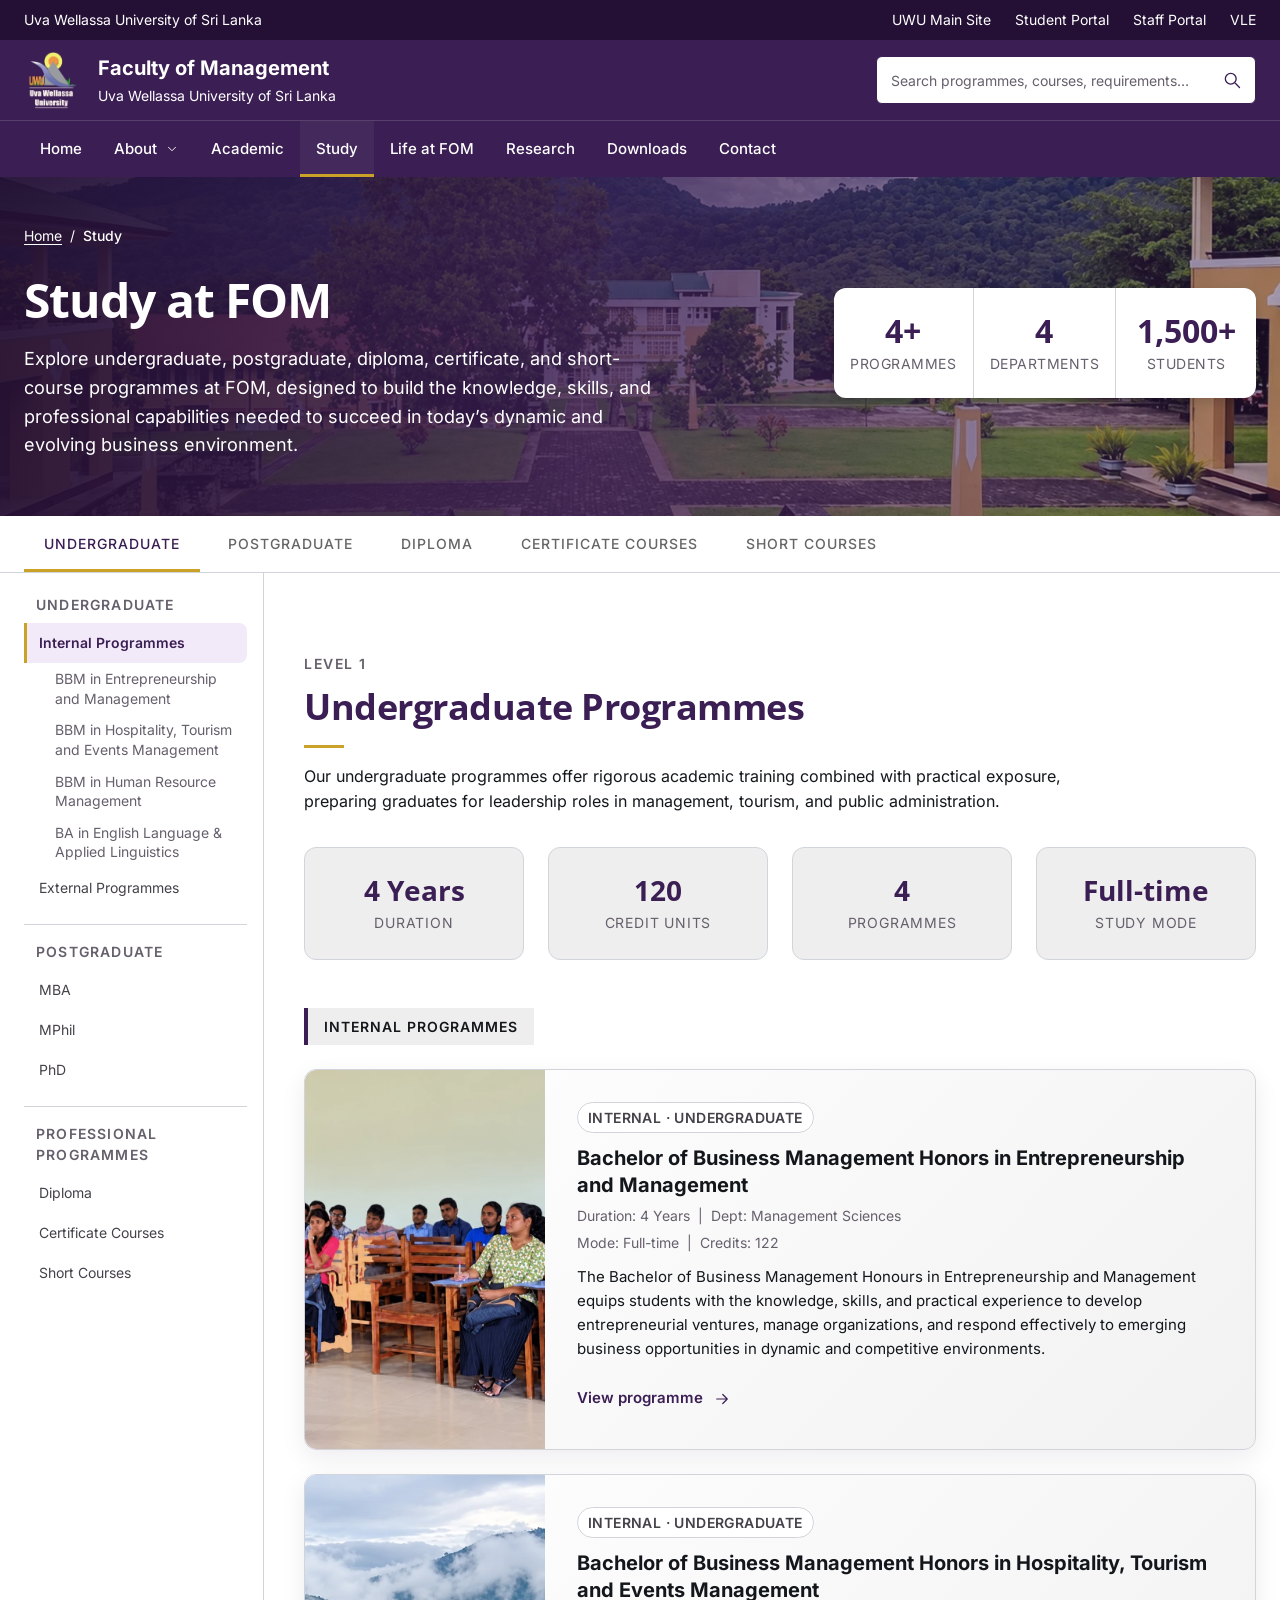
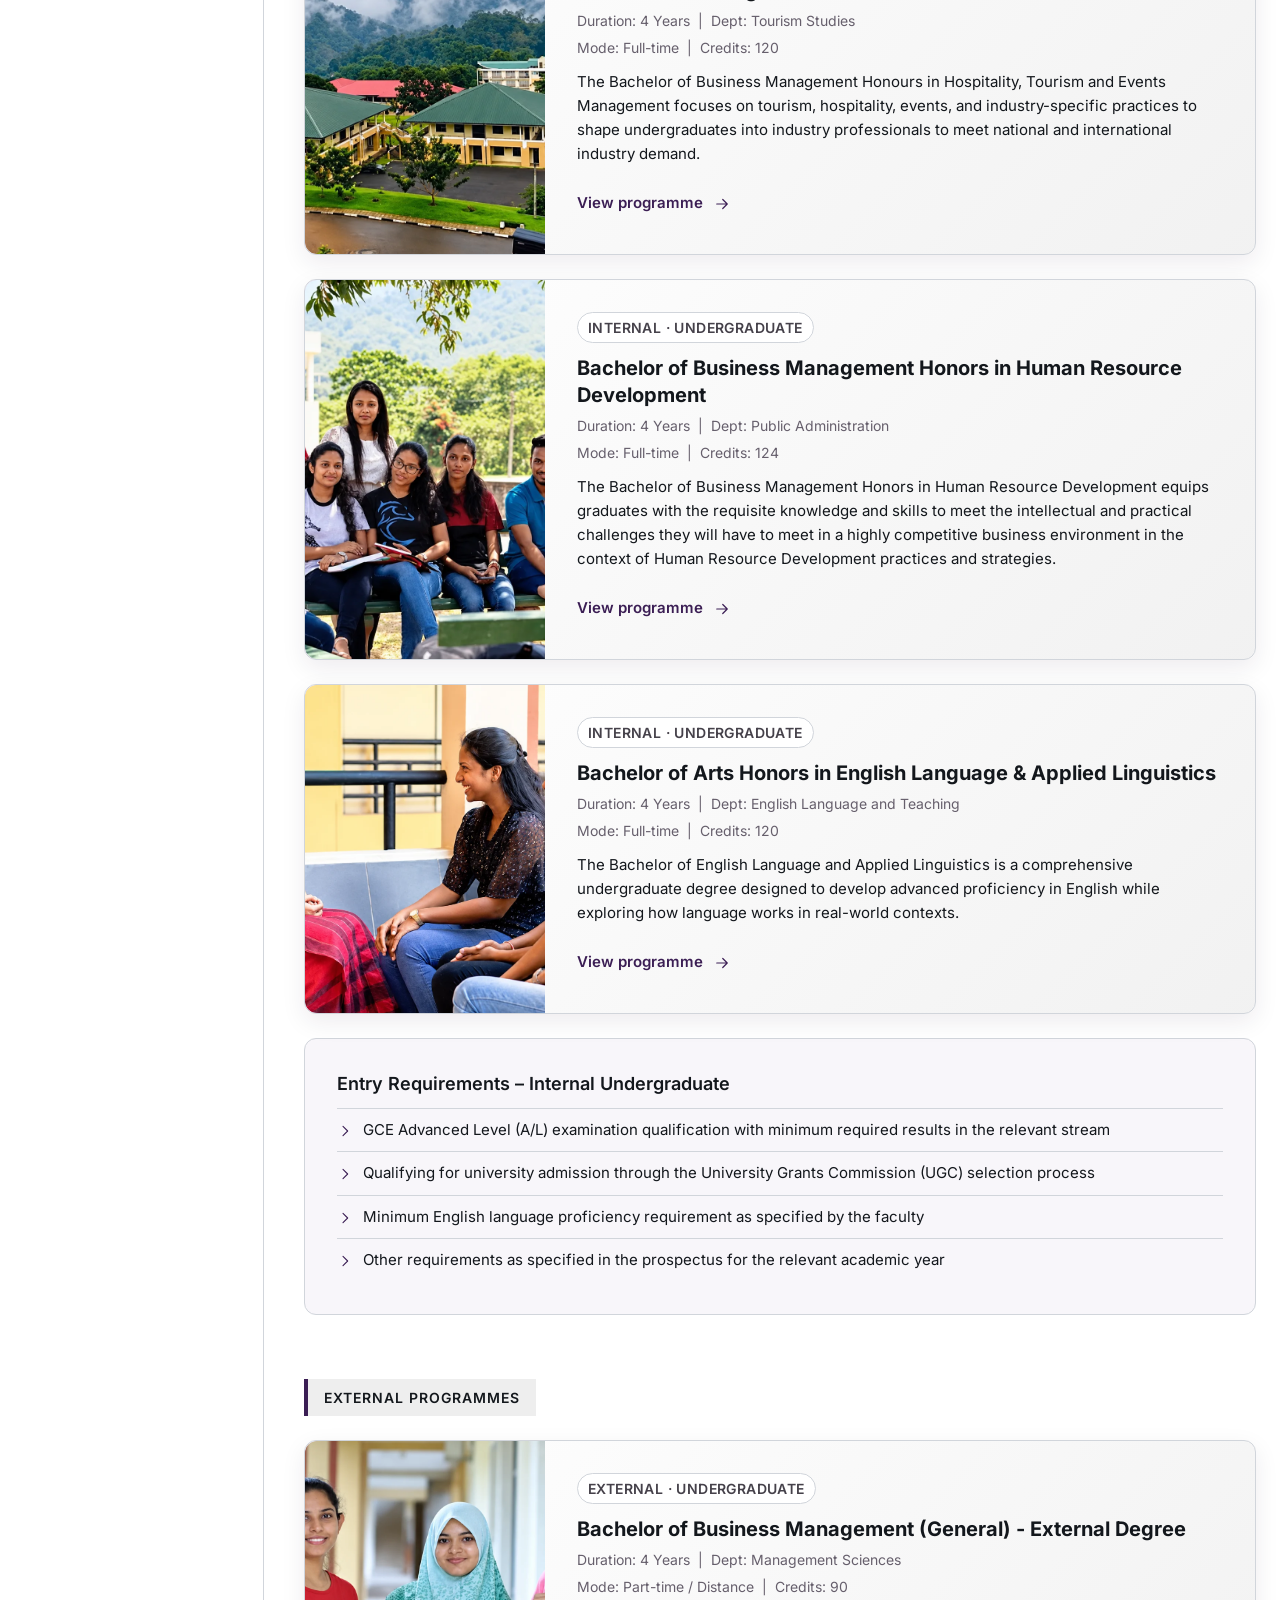
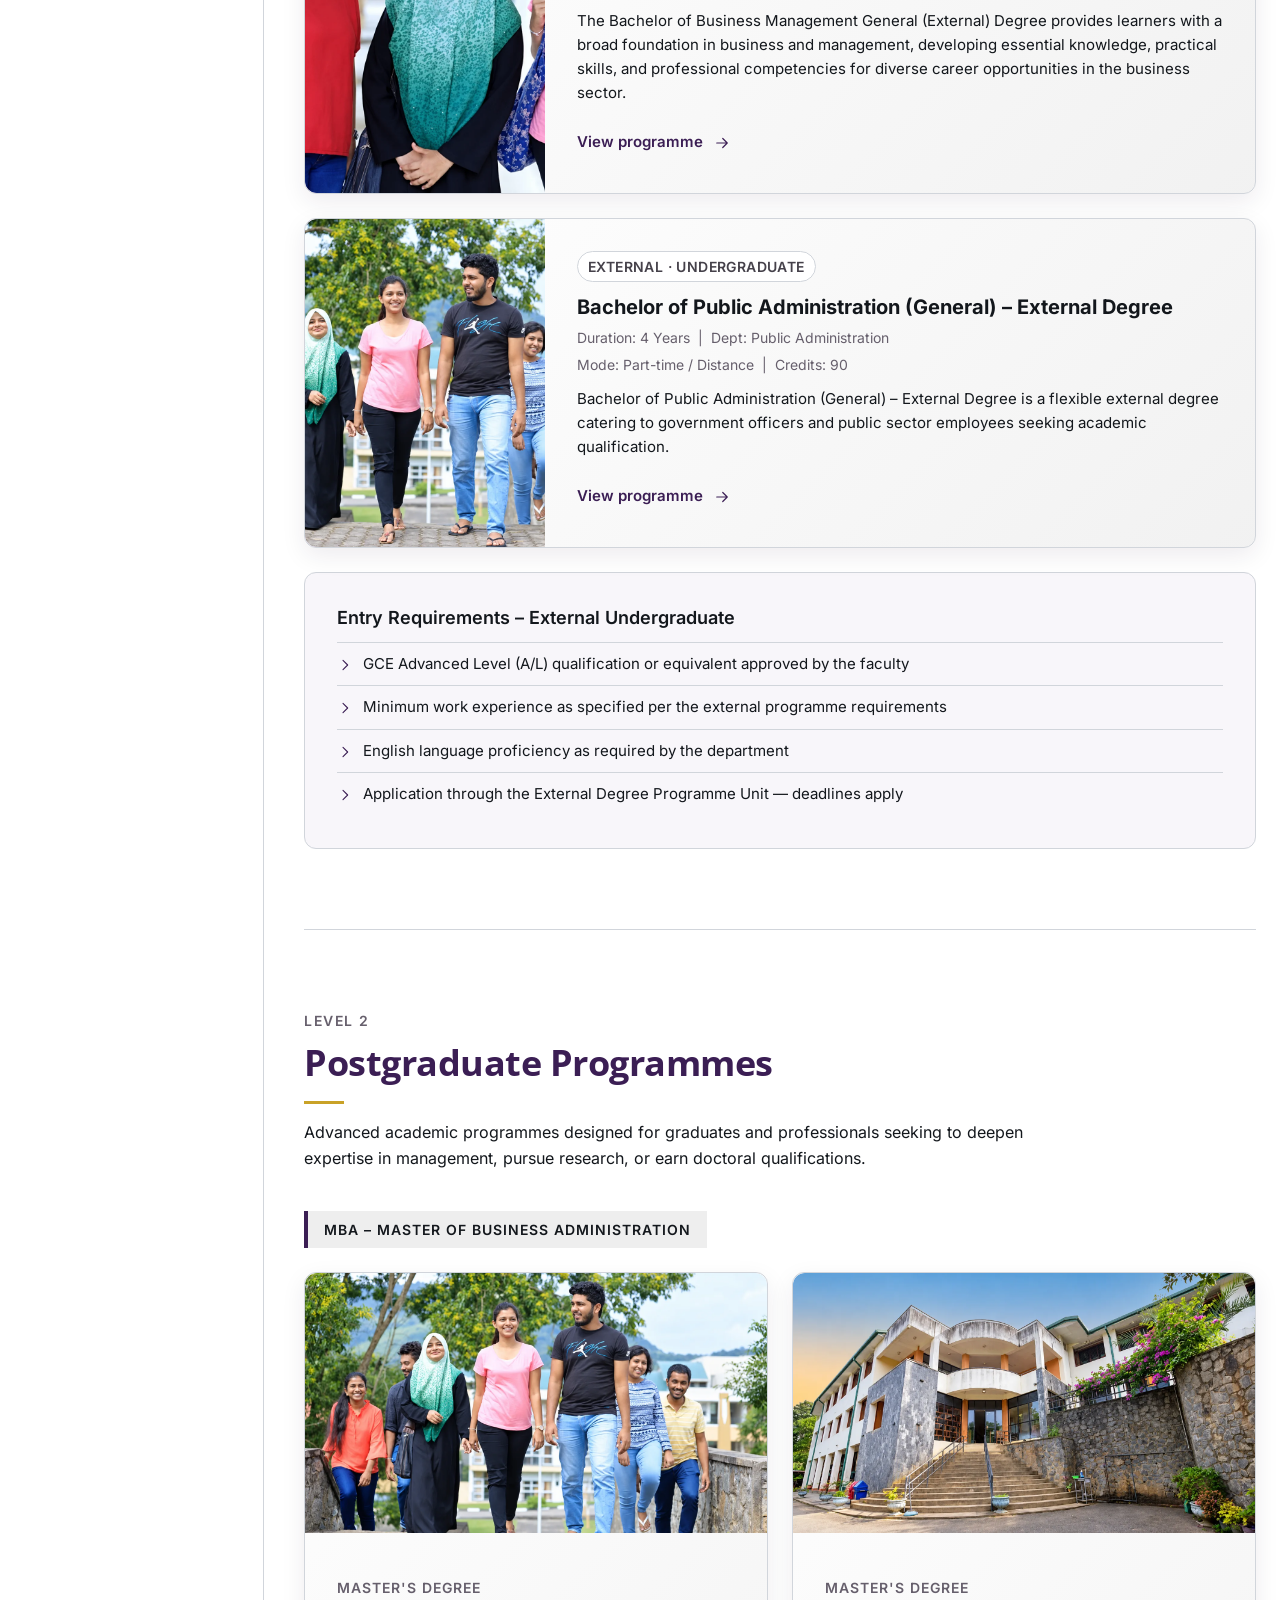
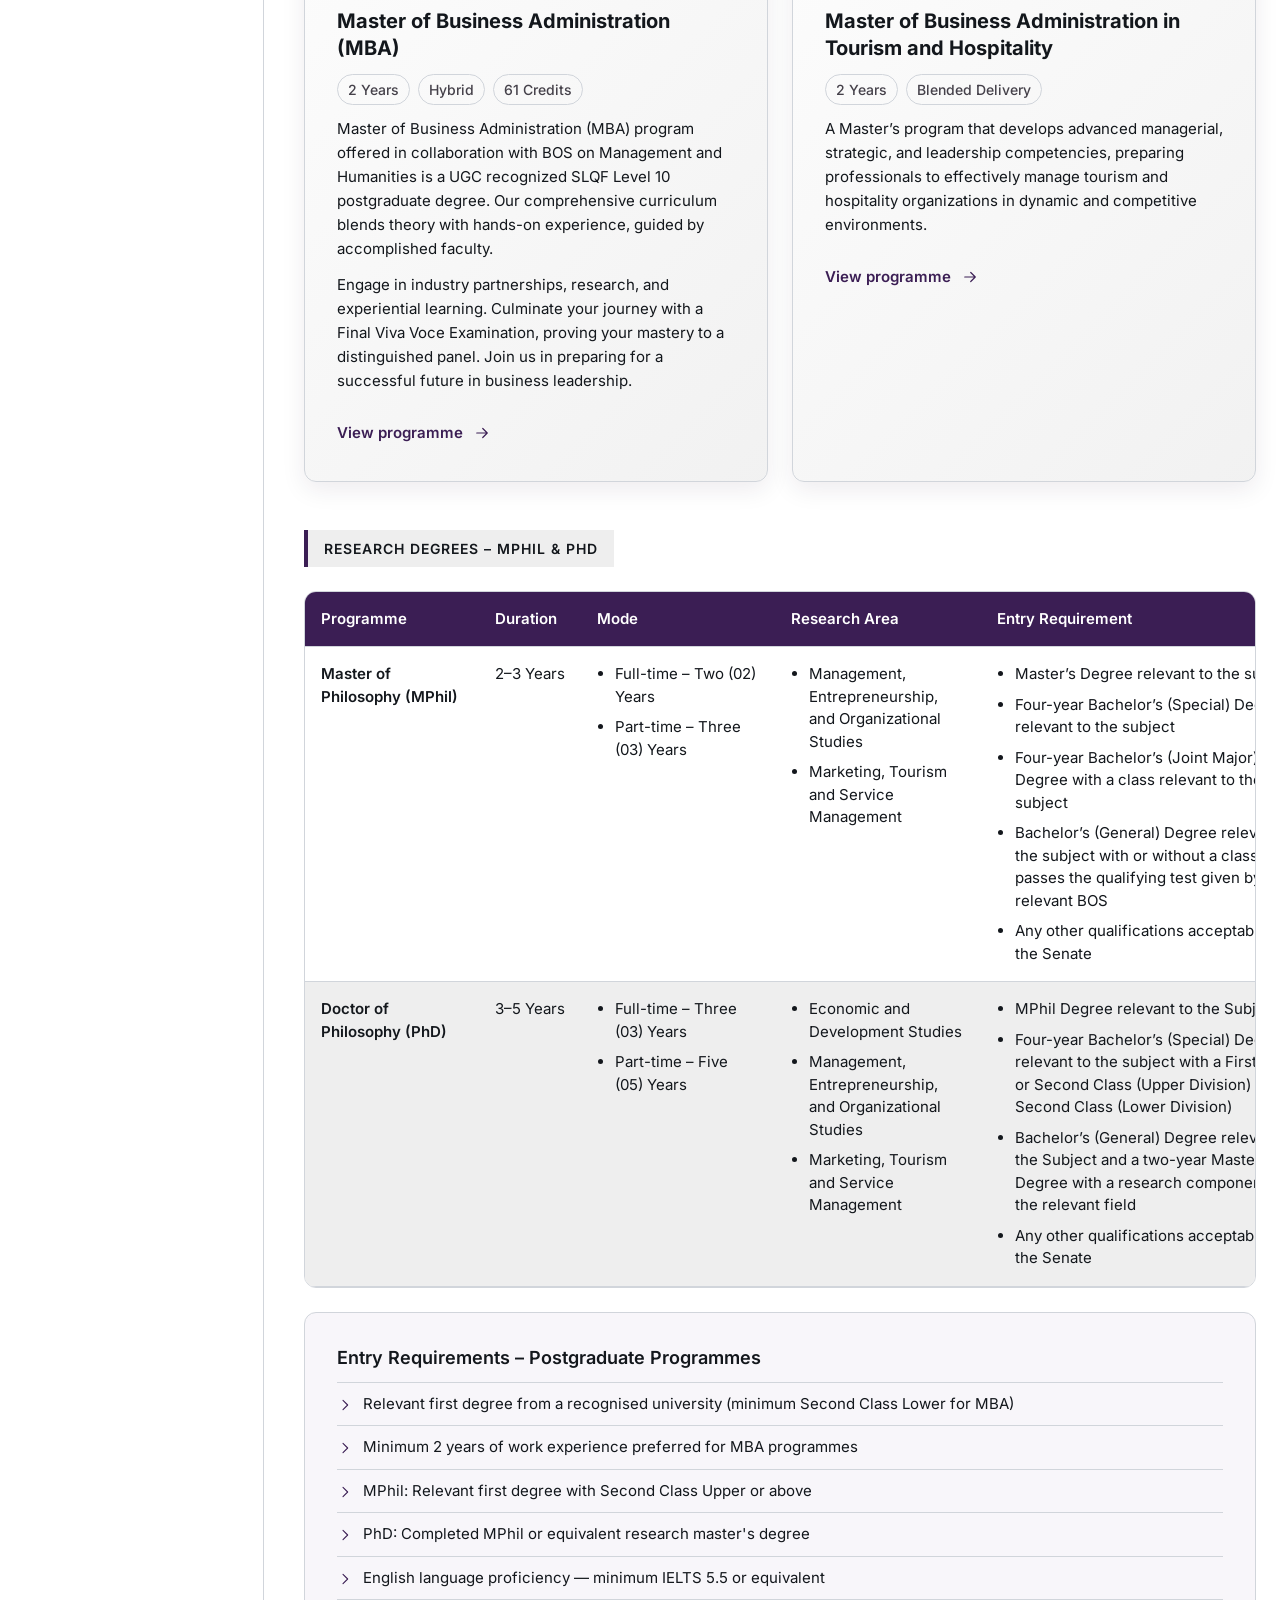
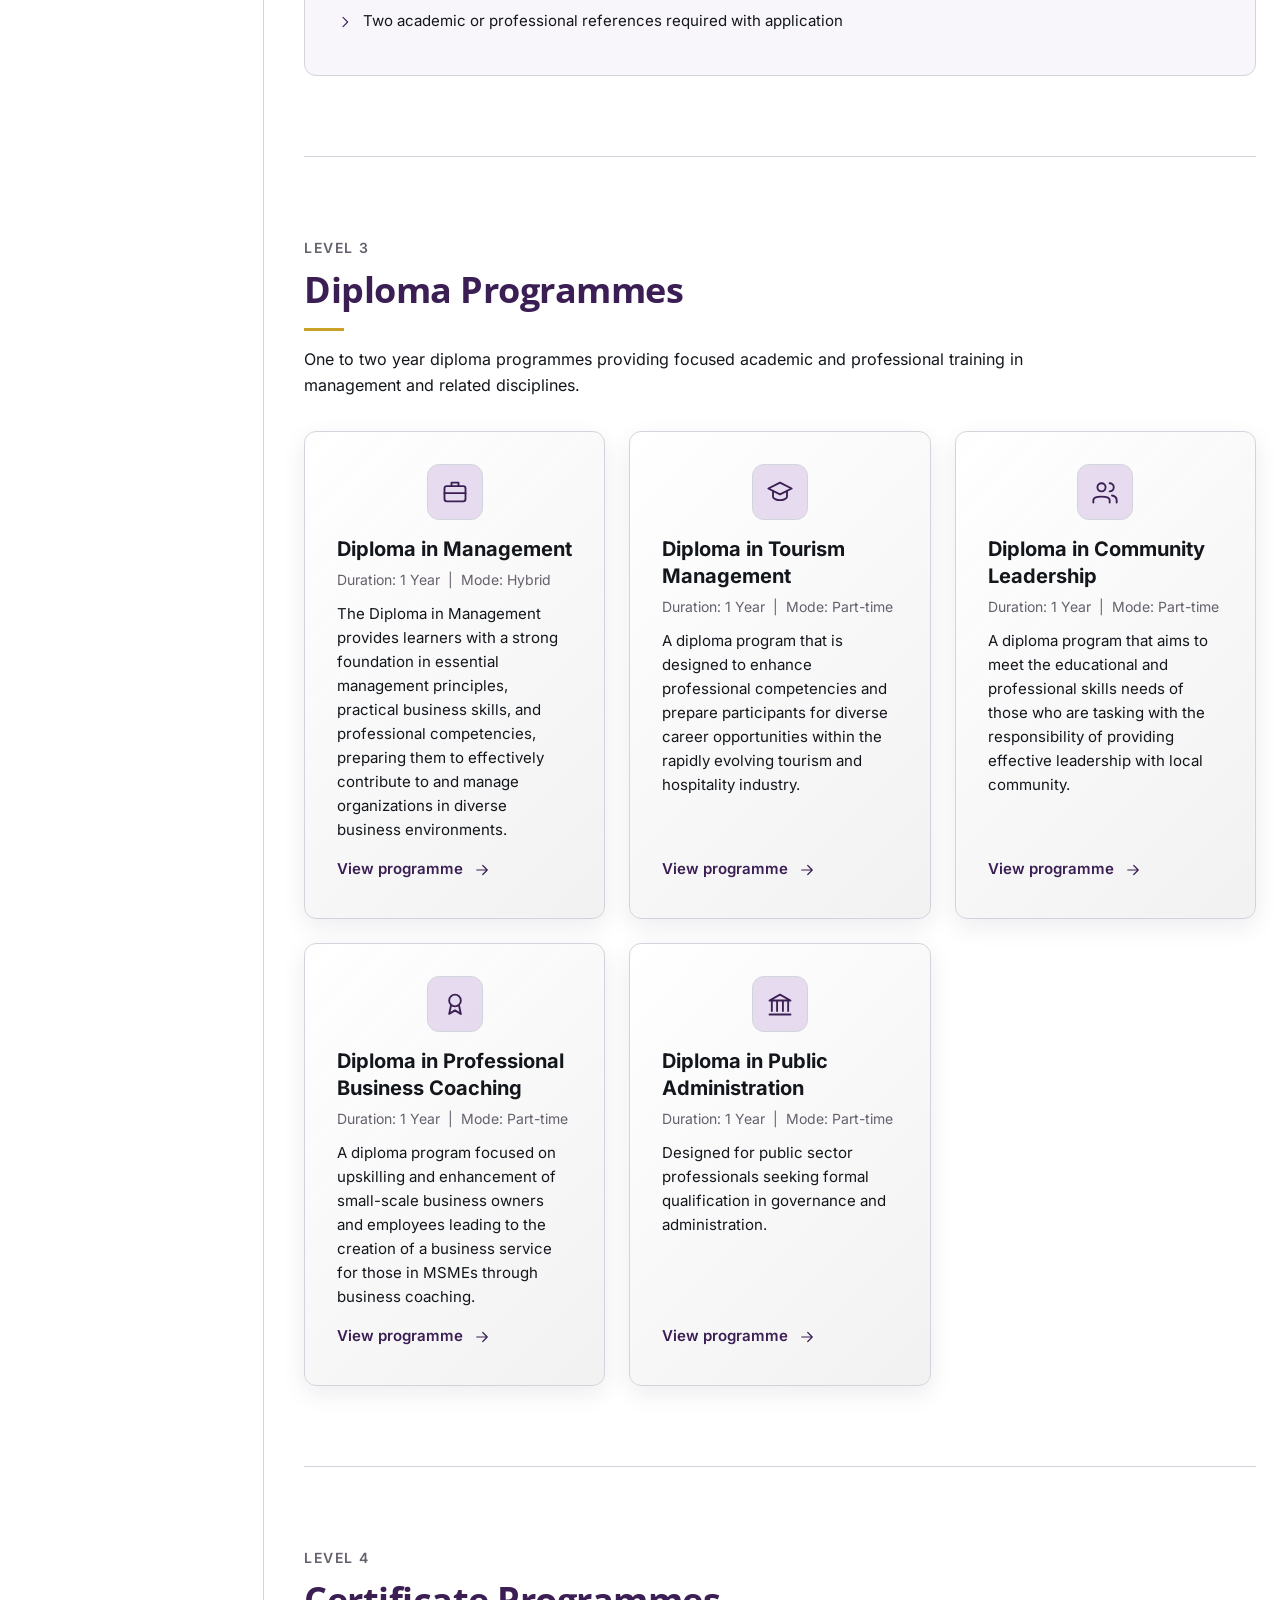
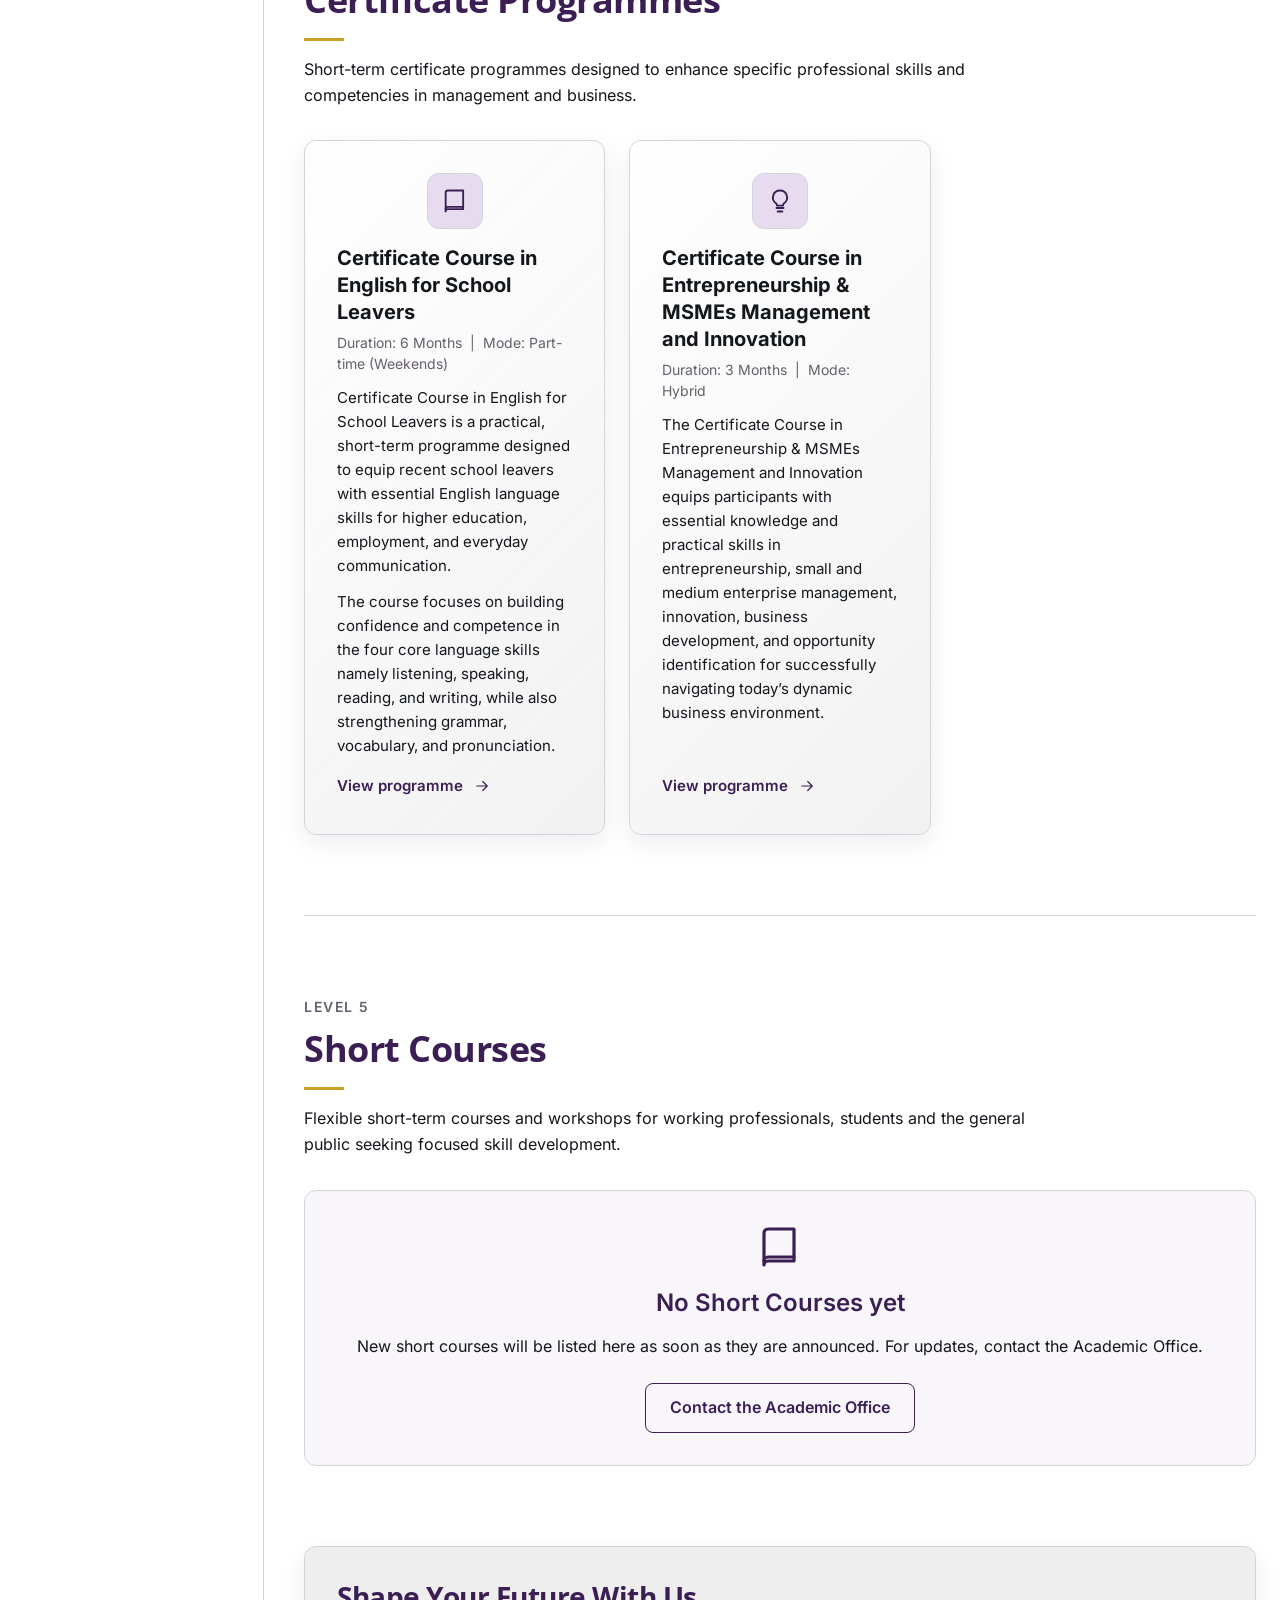
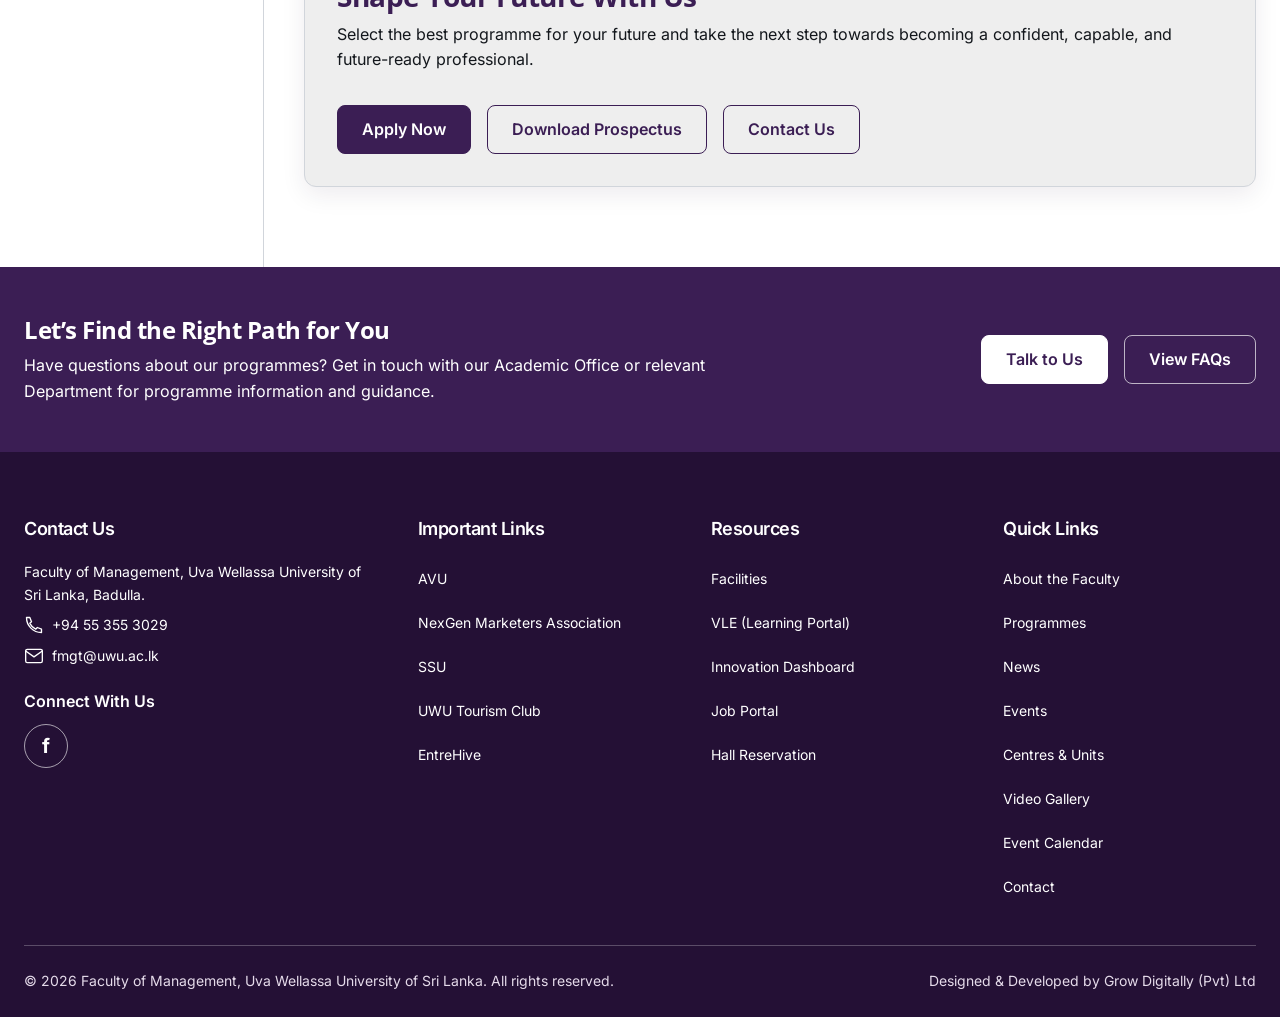
<file: study.html>
<!doctype html>
<html lang="en">
  <head>
    <meta charset="utf-8" />
    <meta content="width=device-width, initial-scale=1" name="viewport" />
    <title>Study | Faculty of Management – Uva Wellassa University</title>
    <meta content="Explore undergraduate study opportunities at Faculty of Management, Uva Wellassa University of Sri Lanka, with industry-oriented programmes in Entrepreneurship and Management, Hospitality, Tourism, Events, Human Resource Development and English Language &amp; Applied Linguistics" name="description" />
    <meta content="#3B1E54" name="theme-color" />
    <meta content="website" property="og:type" />
    <meta content="en_GB" property="og:locale" />
    <meta content="Faculty of Management — Uva Wellassa University" property="og:site_name" />
    <meta content="Study | Faculty of Management – Uva Wellassa University" property="og:title" />
    <meta content="Explore undergraduate study opportunities at Faculty of Management, Uva Wellassa University of Sri Lanka, with industry-oriented programmes in Entrepreneurship and Management, Hospitality, Tourism, Events, Human Resource Development and English Language &amp; Applied Linguistics" property="og:description" />
    <meta content="summary_large_image" name="twitter:card" />
    <!-- RELEASE CONFIGURATION: set canonical, og:url and a publicly hosted og:image to the verified production URLs once the domain and faculty-approved share artwork are confirmed. -->
    <script type="application/ld+json">
      {
        "@context": "https://schema.org",
        "@type": "CollectionPage",
        "name": "Study | Faculty of Management – Uva Wellassa University",
        "inLanguage": "en",
        "about": {
          "@type": "EducationalOrganization",
          "name": "Faculty of Management",
          "parentOrganization": { "@type": "CollegeOrUniversity", "name": "Uva Wellassa University of Sri Lanka" }
        }
      }
    </script>
    <link href="assets/icon-16x16.png" rel="icon" sizes="16x16" type="image/png" />
    <link href="assets/icon-32x32.png" rel="icon" sizes="32x32" type="image/png" />
    <link href="assets/apple-touch-icon-180x180.png" rel="apple-touch-icon" sizes="180x180" />
    <link href="assets/icon-192x192.png" rel="icon" sizes="192x192" type="image/png" />
    <link href="assets/icon-512x512.png" rel="icon" sizes="512x512" type="image/png" />
    <link href="assets/fonts.css" rel="stylesheet" />
    <link href="assets/base.css" rel="stylesheet" />
    <link href="assets/academic.css" rel="stylesheet" />
    <link href="assets/life.css" rel="stylesheet" />
    <link href="assets/study.css" rel="stylesheet" />
  </head>
  <body>
    <!--
STUDY PAGE — Design Brand Kit v2.0 alignment notes
Layout follows the approved low-fidelity wireframe (Study.png); copy follows the Study Page Content Requirement Sheet.
Header, navigation, dialogs and footer are shared with the other pages through assets/base.css and assets/site.js.
Content as per the sheet: 4 internal + 2 external undergraduate programmes, 2 MBA cards, MPhil/PhD table, 5 diplomas, 2 certificate courses; Short Courses has no entries yet.
Programme detail pages do not exist yet: "View programme" buttons open an explanatory dialog. Programme images are reused campus photographs.
-->
    <a class="skip-link" href="#main">Skip to main content</a>
    <div class="utility">
      <div class="container">
        <span>Uva Wellassa University of Sri Lanka</span>
        <div class="utility-links">
          <a href="https://www.uwu.ac.lk/" rel="noopener" target="_blank">UWU Main Site<span class="sr-only"> (opens in a new tab)</span></a><a href="https://fom.www.uwu.ac.lk/student-portal/" rel="noopener" target="_blank">Student Portal<span class="sr-only"> (opens in a new tab)</span></a><a href="https://fom.www.uwu.ac.lk/staff/" rel="noopener" target="_blank">Staff Portal<span class="sr-only"> (opens in a new tab)</span></a><a href="https://vle.uwu.ac.lk/" rel="noopener" target="_blank">VLE<span class="sr-only"> (opens in a new tab)</span></a>
        </div>
      </div>
    </div>
    <aside class="announcement" hidden="" id="faculty-announcement">
      <div class="container">
        <p></p>
        <button aria-label="Dismiss announcement" class="icon-button" type="button">×</button>
      </div>
    </aside>
    <header class="identity" id="top">
      <div class="container">
        <a class="brand" href="index.html">
          <span class="logo-box"><img alt="Uva Wellassa University of Sri Lanka" decoding="async" height="2048" loading="eager" src="assets/logo.png" width="1851" /></span>
          <span><strong>Faculty of Management</strong><small>Uva Wellassa University of Sri Lanka</small></span>
        </a>
        <button aria-controls="navigation" aria-expanded="false" aria-label="Open navigation" class="icon-button menu-toggle" type="button"><svg aria-hidden="true" class="icon" fill="none" stroke="currentColor" stroke-linecap="round" stroke-linejoin="round" stroke-width="1.6" viewBox="0 0 24 24"><path d="M3 6h18M3 12h18M3 18h18"></path></svg></button>
        <form class="search" role="search">
          <label for="site-search">Search this page</label>
          <input id="site-search" placeholder="Search programmes, courses, requirements…" required="" type="search" />
          <button aria-label="Search" type="submit"><svg aria-hidden="true" class="icon" fill="none" stroke="currentColor" stroke-linecap="round" stroke-linejoin="round" stroke-width="1.6" viewBox="0 0 24 24"><circle cx="10.5" cy="10.5" r="6.5"></circle><path d="m16 16 5 5"></path></svg></button>
        </form>
      </div>
    </header>
    <button aria-label="Close navigation" class="nav-backdrop" hidden="" id="nav-backdrop" tabindex="-1" type="button"></button>
    <nav aria-label="Main navigation" class="navigation" id="navigation">
      <div class="mobile-nav-heading">
        <span>Faculty menu</span>
        <button aria-label="Close navigation" class="icon-button" id="close-navigation" type="button">×</button>
      </div>
      <div class="container">
        <a class="nav-link" href="index.html">Home</a>
        <details class="nav-item">
          <summary>About<svg aria-hidden="true" class="icon" fill="none" stroke="currentColor" stroke-linecap="round" stroke-linejoin="round" stroke-width="1.6" viewBox="0 0 24 24"><path d="m6 9 6 6 6-6"></path></svg></summary>
          <div class="nav-dropdown"><a href="index.html#about">About the faculty</a><a href="index.html#alumni">Alumni spotlight</a></div>
        </details>
        <a class="nav-link" href="academic.html">Academic</a>
        <a aria-current="page" class="nav-link active" href="study.html">Study</a>
        <a class="nav-link" href="life-at-fom.html">Life at FOM</a>
        <a class="nav-link" href="research.html">Research</a>
        <a class="nav-link" href="downloads.html">Downloads</a>
        <a class="nav-link" href="contact.html">Contact</a>
      </div>
    </nav>
    <main id="main" tabindex="-1">
      <section class="page-banner study-banner" aria-labelledby="page-title">
        <div class="page-banner-media">
          <img src="hero/slide1.webp" alt="Garden pathway leading to the Faculty of Management buildings" width="1448" height="1086" decoding="async" loading="eager" />
        </div>
        <div class="container">
          <div class="study-banner-grid">
            <div class="page-banner-copy">
              <nav aria-label="Breadcrumb" class="breadcrumb"><a href="index.html">Home</a><span aria-hidden="true">/</span><span aria-current="page">Study</span></nav>
              <h1 id="page-title">Study at FOM</h1>
              <p>Explore undergraduate, postgraduate, diploma, certificate, and short-course programmes at FOM, designed to build the knowledge, skills, and professional capabilities needed to succeed in today’s dynamic and evolving business environment.</p>
            </div>
            <ul class="banner-panel" aria-label="Study at FOM at a glance">
              <li><strong>4+</strong><span>Programmes</span></li>
              <li><strong>4</strong><span>Departments</span></li>
              <li><strong>1,500+</strong><span>Students</span></li>
            </ul>
          </div>
        </div>
      </section>

      <nav class="page-tabs" id="page-tabs" aria-label="Study sections">
        <div class="container">
          <a href="#undergraduate" aria-current="true">Undergraduate</a>
          <a href="#postgraduate">Postgraduate</a>
          <a href="#diploma">Diploma</a>
          <a href="#certificate">Certificate Courses</a>
          <a href="#short-courses">Short Courses</a>
        </div>
      </nav>

      <div class="container life-layout">
        <aside class="life-side" aria-label="Page menu">
          <div class="side-sticky">
            <button class="side-toggle" type="button" aria-expanded="false" aria-controls="side-menu"><svg aria-hidden="true" class="icon" fill="none" stroke="currentColor" stroke-linecap="round" stroke-linejoin="round" stroke-width="1.6" viewBox="0 0 24 24"><path d="M3 6h18M3 12h18M3 18h18"></path></svg><span>Browse programmes</span><svg aria-hidden="true" class="icon" fill="none" stroke="currentColor" stroke-linecap="round" stroke-linejoin="round" stroke-width="1.6" viewBox="0 0 24 24"><path d="m6 9 6 6 6-6"></path></svg></button>
            <nav id="side-menu" class="side-menu" aria-label="Study page menu"><div class="side-group"><p class="side-title">Undergraduate</p><ul><li><a href="#internal">Internal Programmes</a></li><li class="sub"><a href="#bbm-em">BBM in Entrepreneurship and Management</a></li><li class="sub"><a href="#bbm-htem">BBM in Hospitality, Tourism and Events Management</a></li><li class="sub"><a href="#bbm-hrd">BBM in Human Resource Management</a></li><li class="sub"><a href="#ba-elal">BA in English Language &amp; Applied Linguistics</a></li><li><a href="#external">External Programmes</a></li></ul></div><div class="side-group"><p class="side-title">Postgraduate</p><ul><li><a href="#mba">MBA</a></li><li><a href="#research-degrees">MPhil</a></li><li><a href="#phd">PhD</a></li></ul></div><div class="side-group"><p class="side-title">Professional Programmes</p><ul><li><a href="#diploma">Diploma</a></li><li><a href="#certificate">Certificate Courses</a></li><li><a href="#short-courses">Short Courses</a></li></ul></div><div class="side-group"><p class="side-title">Resources</p><ul><li><a href="#apply">How to Apply</a></li><li><a href="downloads.html#prospectus">Prospectus</a></li><li><a href="academic.html#calendar">Academic Calendar</a></li><li><a href="downloads.html#student-handbook">Student Handbook</a></li></ul></div></nav>
          </div>
        </aside>

        <div class="life-main">
          <section class="life-section" id="undergraduate" aria-labelledby="undergraduate-title">
            <div class="section-heading"><div><p class="eyebrow">Level 1</p><h2 id="undergraduate-title">Undergraduate Programmes</h2><span class="gold-line"></span></div></div>
            <p class="section-intro">Our undergraduate programmes offer rigorous academic training combined with practical exposure, preparing graduates for leadership roles in management, tourism, and public administration.</p>
            <ul class="fact-grid" aria-label="Undergraduate at a glance">
              <li><strong>4 Years</strong><span>Duration</span></li><li><strong>120</strong><span>Credit Units</span></li><li><strong>4</strong><span>Programmes</span></li><li><strong>Full-time</strong><span>Study Mode</span></li>
            </ul>
            <h3 class="sub-label" id="internal">Internal Programmes</h3>
            <div class="prog-grid">
              <article class="prog-card card" id="bbm-em" data-search="Bachelor of Business Management Honors in Entrepreneurship and Management">
                <div class="prog-media"><img src="courses/course6.webp" alt="A lecturer addressing seated students in a lecture hall" width="1200" height="675" loading="lazy" decoding="async" /></div>
                <div class="prog-body">
                  <span class="chip upper">Internal · Undergraduate</span>
                  <h3>Bachelor of Business Management Honors in Entrepreneurship and Management</h3>
                  <p class="prog-meta">Duration: 4 Years &nbsp;|&nbsp; Dept: Management Sciences</p>
                  <p class="prog-meta">Mode: Full-time &nbsp;|&nbsp; Credits: 122</p>
                  <p class="prog-desc">The Bachelor of Business Management Honours in Entrepreneurship and Management equips students with the knowledge, skills, and practical experience to develop entrepreneurial ventures, manage organizations, and respond effectively to emerging business opportunities in dynamic and competitive environments.</p>
                  <a class="text-link" href="#" data-pending="Bachelor of Business Management Honors in Entrepreneurship and Management programme page">View programme<svg aria-hidden="true" class="icon" fill="none" stroke="currentColor" stroke-linecap="round" stroke-linejoin="round" stroke-width="1.6" viewBox="0 0 24 24"><path d="M5 12h14m-6-6 6 6-6 6"></path></svg></a>
                </div>
              </article>
              <article class="prog-card card" id="bbm-htem" data-search="Bachelor of Business Management Honors in Hospitality, Tourism and Events Management">
                <div class="prog-media"><img src="hero/slide3.webp" alt="Mist over the hills and green buildings of the campus" width="1200" height="675" loading="lazy" decoding="async" /></div>
                <div class="prog-body">
                  <span class="chip upper">Internal · Undergraduate</span>
                  <h3>Bachelor of Business Management Honors in Hospitality, Tourism and Events Management</h3>
                  <p class="prog-meta">Duration: 4 Years &nbsp;|&nbsp; Dept: Tourism Studies</p>
                  <p class="prog-meta">Mode: Full-time &nbsp;|&nbsp; Credits: 120</p>
                  <p class="prog-desc">The Bachelor of Business Management Honours in Hospitality, Tourism and Events Management focuses on tourism, hospitality, events, and industry-specific practices to shape undergraduates into industry professionals to meet national and international industry demand.</p>
                  <a class="text-link" href="#" data-pending="Bachelor of Business Management Honors in Hospitality, Tourism and Events Management programme page">View programme<svg aria-hidden="true" class="icon" fill="none" stroke="currentColor" stroke-linecap="round" stroke-linejoin="round" stroke-width="1.6" viewBox="0 0 24 24"><path d="M5 12h14m-6-6 6 6-6 6"></path></svg></a>
                </div>
              </article>
              <article class="prog-card card" id="bbm-hrd" data-search="Bachelor of Business Management Honors in Human Resource Development">
                <div class="prog-media"><img src="courses/course2.webp" alt="Students studying together outdoors on campus" width="1200" height="675" loading="lazy" decoding="async" /></div>
                <div class="prog-body">
                  <span class="chip upper">Internal · Undergraduate</span>
                  <h3>Bachelor of Business Management Honors in Human Resource Development</h3>
                  <p class="prog-meta">Duration: 4 Years &nbsp;|&nbsp; Dept: Public Administration</p>
                  <p class="prog-meta">Mode: Full-time &nbsp;|&nbsp; Credits: 124</p>
                  <p class="prog-desc">The Bachelor of Business Management Honors in Human Resource Development equips graduates with the requisite knowledge and skills to meet the intellectual and practical challenges they will have to meet in a highly competitive business environment in the context of Human Resource Development practices and strategies.</p>
                  <a class="text-link" href="#" data-pending="Bachelor of Business Management Honors in Human Resource Development programme page">View programme<svg aria-hidden="true" class="icon" fill="none" stroke="currentColor" stroke-linecap="round" stroke-linejoin="round" stroke-width="1.6" viewBox="0 0 24 24"><path d="M5 12h14m-6-6 6 6-6 6"></path></svg></a>
                </div>
              </article>
              <article class="prog-card card" id="ba-elal" data-search="Bachelor of Arts Honors in English Language &amp; Applied Linguistics">
                <div class="prog-media"><img src="courses/course4.webp" alt="Students in conversation on a balcony at the Faculty" width="1200" height="675" loading="lazy" decoding="async" /></div>
                <div class="prog-body">
                  <span class="chip upper">Internal · Undergraduate</span>
                  <h3>Bachelor of Arts Honors in English Language &amp; Applied Linguistics</h3>
                  <p class="prog-meta">Duration: 4 Years &nbsp;|&nbsp; Dept: English Language and Teaching</p>
                  <p class="prog-meta">Mode: Full-time &nbsp;|&nbsp; Credits: 120</p>
                  <p class="prog-desc">The Bachelor of English Language and Applied Linguistics is a comprehensive undergraduate degree designed to develop advanced proficiency in English while exploring how language works in real-world contexts.</p>
                  <a class="text-link" href="#" data-pending="Bachelor of Arts Honors in English Language &amp; Applied Linguistics programme page">View programme<svg aria-hidden="true" class="icon" fill="none" stroke="currentColor" stroke-linecap="round" stroke-linejoin="round" stroke-width="1.6" viewBox="0 0 24 24"><path d="M5 12h14m-6-6 6 6-6 6"></path></svg></a>
                </div>
              </article>
            </div>
            <div class="entry card"><h3>Entry Requirements – Internal Undergraduate</h3><ul class="check-list"><li><svg aria-hidden="true" class="icon" fill="none" stroke="currentColor" stroke-linecap="round" stroke-linejoin="round" stroke-width="1.6" viewBox="0 0 24 24"><path d="m9 5 7 7-7 7"></path></svg><span>GCE Advanced Level (A/L) examination qualification with minimum required results in the relevant stream</span></li><li><svg aria-hidden="true" class="icon" fill="none" stroke="currentColor" stroke-linecap="round" stroke-linejoin="round" stroke-width="1.6" viewBox="0 0 24 24"><path d="m9 5 7 7-7 7"></path></svg><span>Qualifying for university admission through the University Grants Commission (UGC) selection process</span></li><li><svg aria-hidden="true" class="icon" fill="none" stroke="currentColor" stroke-linecap="round" stroke-linejoin="round" stroke-width="1.6" viewBox="0 0 24 24"><path d="m9 5 7 7-7 7"></path></svg><span>Minimum English language proficiency requirement as specified by the faculty</span></li><li><svg aria-hidden="true" class="icon" fill="none" stroke="currentColor" stroke-linecap="round" stroke-linejoin="round" stroke-width="1.6" viewBox="0 0 24 24"><path d="m9 5 7 7-7 7"></path></svg><span>Other requirements as specified in the prospectus for the relevant academic year</span></li></ul></div>
            <h3 class="sub-label" id="external">External Programmes</h3>
            <div class="prog-grid">
              <article class="prog-card card" id="ext-bm" data-search="Bachelor of Business Management (General) - External Degree">
                <div class="prog-media"><img src="courses/course3.webp" alt="Three smiling FOM students standing in a corridor" width="1200" height="675" loading="lazy" decoding="async" /></div>
                <div class="prog-body">
                  <span class="chip upper">External · Undergraduate</span>
                  <h3>Bachelor of Business Management (General) - External Degree</h3>
                  <p class="prog-meta">Duration: 4 Years &nbsp;|&nbsp; Dept: Management Sciences</p>
                  <p class="prog-meta">Mode: Part-time / Distance &nbsp;|&nbsp; Credits: 90</p>
                  <p class="prog-desc">The Bachelor of Business Management General (External) Degree provides learners with a broad foundation in business and management, developing essential knowledge, practical skills, and professional competencies for diverse career opportunities in the business sector.</p>
                  <a class="text-link" href="#" data-pending="Bachelor of Business Management (General) - External Degree programme page">View programme<svg aria-hidden="true" class="icon" fill="none" stroke="currentColor" stroke-linecap="round" stroke-linejoin="round" stroke-width="1.6" viewBox="0 0 24 24"><path d="M5 12h14m-6-6 6 6-6 6"></path></svg></a>
                </div>
              </article>
              <article class="prog-card card" id="ext-pa" data-search="Bachelor of Public Administration (General) – External Degree">
                <div class="prog-media"><img src="courses/course1.webp" alt="FOM students walking together on campus" width="1200" height="675" loading="lazy" decoding="async" /></div>
                <div class="prog-body">
                  <span class="chip upper">External · Undergraduate</span>
                  <h3>Bachelor of Public Administration (General) – External Degree</h3>
                  <p class="prog-meta">Duration: 4 Years &nbsp;|&nbsp; Dept: Public Administration</p>
                  <p class="prog-meta">Mode: Part-time / Distance &nbsp;|&nbsp; Credits: 90</p>
                  <p class="prog-desc">Bachelor of Public Administration (General) – External Degree is a flexible external degree catering to government officers and public sector employees seeking academic qualification.</p>
                  <a class="text-link" href="#" data-pending="Bachelor of Public Administration (General) – External Degree programme page">View programme<svg aria-hidden="true" class="icon" fill="none" stroke="currentColor" stroke-linecap="round" stroke-linejoin="round" stroke-width="1.6" viewBox="0 0 24 24"><path d="M5 12h14m-6-6 6 6-6 6"></path></svg></a>
                </div>
              </article>
            </div>
            <div class="entry card"><h3>Entry Requirements – External Undergraduate</h3><ul class="check-list"><li><svg aria-hidden="true" class="icon" fill="none" stroke="currentColor" stroke-linecap="round" stroke-linejoin="round" stroke-width="1.6" viewBox="0 0 24 24"><path d="m9 5 7 7-7 7"></path></svg><span>GCE Advanced Level (A/L) qualification or equivalent approved by the faculty</span></li><li><svg aria-hidden="true" class="icon" fill="none" stroke="currentColor" stroke-linecap="round" stroke-linejoin="round" stroke-width="1.6" viewBox="0 0 24 24"><path d="m9 5 7 7-7 7"></path></svg><span>Minimum work experience as specified per the external programme requirements</span></li><li><svg aria-hidden="true" class="icon" fill="none" stroke="currentColor" stroke-linecap="round" stroke-linejoin="round" stroke-width="1.6" viewBox="0 0 24 24"><path d="m9 5 7 7-7 7"></path></svg><span>English language proficiency as required by the department</span></li><li><svg aria-hidden="true" class="icon" fill="none" stroke="currentColor" stroke-linecap="round" stroke-linejoin="round" stroke-width="1.6" viewBox="0 0 24 24"><path d="m9 5 7 7-7 7"></path></svg><span>Application through the External Degree Programme Unit — deadlines apply</span></li></ul></div>
          </section>

          <section class="life-section" id="postgraduate" aria-labelledby="postgraduate-title">
            <div class="section-heading"><div><p class="eyebrow">Level 2</p><h2 id="postgraduate-title">Postgraduate Programmes</h2><span class="gold-line"></span></div></div>
            <p class="section-intro">Advanced academic programmes designed for graduates and professionals seeking to deepen expertise in management, pursue research, or earn doctoral qualifications.</p>
            <h3 class="sub-label" id="mba">MBA – Master of Business Administration</h3>
            <div class="card-grid cols-2">
              <article class="life-card card mba-card" id="mba-gen" data-search="Master of Business Administration (MBA)">
                <div class="card-media"><img src="hero/slide5.webp" alt="FOM students walking together across the campus" width="1200" height="675" loading="lazy" decoding="async" /></div>
                <div class="card-body">
                  <p class="card-eyebrow">Master's Degree</p>
                  <h3>Master of Business Administration (MBA)</h3>
                  <ul class="tag-row"><li class="chip">2 Years</li><li class="chip">Hybrid</li><li class="chip">61 Credits</li></ul>
                  <div class="mba-desc"><p>Master of Business Administration (MBA) program offered in collaboration with BOS on Management and Humanities is a UGC recognized SLQF Level 10 postgraduate degree. Our comprehensive curriculum blends theory with hands-on experience, guided by accomplished faculty.</p><p>Engage in industry partnerships, research, and experiential learning. Culminate your journey with a Final Viva Voce Examination, proving your mastery to a distinguished panel. Join us in preparing for a successful future in business leadership.</p></div>
                  <a class="text-link" href="#" data-pending="Master of Business Administration (MBA) programme page">View programme<svg aria-hidden="true" class="icon" fill="none" stroke="currentColor" stroke-linecap="round" stroke-linejoin="round" stroke-width="1.6" viewBox="0 0 24 24"><path d="M5 12h14m-6-6 6 6-6 6"></path></svg></a>
                </div>
              </article>
              <article class="life-card card mba-card" id="mba-th" data-search="Master of Business Administration in Tourism and Hospitality">
                <div class="card-media"><img src="hero/slide6.webp" alt="Faculty building entrance on the Uva Wellassa University campus" width="1200" height="675" loading="lazy" decoding="async" /></div>
                <div class="card-body">
                  <p class="card-eyebrow">Master's Degree</p>
                  <h3>Master of Business Administration in Tourism and Hospitality</h3>
                  <ul class="tag-row"><li class="chip">2 Years</li><li class="chip">Blended Delivery</li></ul>
                  <div class="mba-desc"><p>A Master’s program that develops advanced managerial, strategic, and leadership competencies, preparing professionals to effectively manage tourism and hospitality organizations in dynamic and competitive environments.</p></div>
                  <a class="text-link" href="#" data-pending="Master of Business Administration in Tourism and Hospitality programme page">View programme<svg aria-hidden="true" class="icon" fill="none" stroke="currentColor" stroke-linecap="round" stroke-linejoin="round" stroke-width="1.6" viewBox="0 0 24 24"><path d="M5 12h14m-6-6 6 6-6 6"></path></svg></a>
                </div>
              </article>
            </div>
            <h3 class="sub-label" id="research-degrees">Research Degrees – MPhil &amp; PhD</h3>
            <div class="table-scroll" role="region" aria-label="MPhil and PhD comparison" tabindex="0"><table class="data-table study-table">
              <thead><tr><th scope="col">Programme</th><th scope="col">Duration</th><th scope="col">Mode</th><th scope="col">Research Area</th><th scope="col">Entry Requirement</th></tr></thead>
              <tbody>
                <tr id="mphil" data-search="Master of Philosophy (MPhil)"><th scope="row">Master of Philosophy (MPhil)</th><td>2–3 Years</td>
                  <td><ul><li>Full-time – Two (02) Years</li><li>Part-time – Three (03) Years</li></ul></td>
                  <td><ul><li>Management, Entrepreneurship, and Organizational Studies</li><li>Marketing, Tourism and Service Management</li></ul></td>
                  <td><ul><li>Master’s Degree relevant to the subject</li><li>Four-year Bachelor’s (Special) Degree relevant to the subject</li><li>Four-year Bachelor’s (Joint Major) Degree with a class relevant to the subject</li><li>Bachelor’s (General) Degree relevant to the subject with or without a class and passes the qualifying test given by the relevant BOS</li><li>Any other qualifications acceptable to the Senate</li></ul></td></tr>
                <tr id="phd" data-search="Doctor of Philosophy (PhD)"><th scope="row">Doctor of Philosophy (PhD)</th><td>3–5 Years</td>
                  <td><ul><li>Full-time – Three (03) Years</li><li>Part-time – Five (05) Years</li></ul></td>
                  <td><ul><li>Economic and Development Studies</li><li>Management, Entrepreneurship, and Organizational Studies</li><li>Marketing, Tourism and Service Management</li></ul></td>
                  <td><ul><li>MPhil Degree relevant to the Subject</li><li>Four-year Bachelor’s (Special) Degree relevant to the subject with a First Class or Second Class (Upper Division) or Second Class (Lower Division)</li><li>Bachelor’s (General) Degree relevant to the Subject and a two-year Master’s Degree with a research component in the relevant field</li><li>Any other qualifications acceptable to the Senate</li></ul></td></tr>
              </tbody></table></div>
            <div class="entry card"><h3>Entry Requirements – Postgraduate Programmes</h3><ul class="check-list"><li><svg aria-hidden="true" class="icon" fill="none" stroke="currentColor" stroke-linecap="round" stroke-linejoin="round" stroke-width="1.6" viewBox="0 0 24 24"><path d="m9 5 7 7-7 7"></path></svg><span>Relevant first degree from a recognised university (minimum Second Class Lower for MBA)</span></li><li><svg aria-hidden="true" class="icon" fill="none" stroke="currentColor" stroke-linecap="round" stroke-linejoin="round" stroke-width="1.6" viewBox="0 0 24 24"><path d="m9 5 7 7-7 7"></path></svg><span>Minimum 2 years of work experience preferred for MBA programmes</span></li><li><svg aria-hidden="true" class="icon" fill="none" stroke="currentColor" stroke-linecap="round" stroke-linejoin="round" stroke-width="1.6" viewBox="0 0 24 24"><path d="m9 5 7 7-7 7"></path></svg><span>MPhil: Relevant first degree with Second Class Upper or above</span></li><li><svg aria-hidden="true" class="icon" fill="none" stroke="currentColor" stroke-linecap="round" stroke-linejoin="round" stroke-width="1.6" viewBox="0 0 24 24"><path d="m9 5 7 7-7 7"></path></svg><span>PhD: Completed MPhil or equivalent research master&#x27;s degree</span></li><li><svg aria-hidden="true" class="icon" fill="none" stroke="currentColor" stroke-linecap="round" stroke-linejoin="round" stroke-width="1.6" viewBox="0 0 24 24"><path d="m9 5 7 7-7 7"></path></svg><span>English language proficiency — minimum IELTS 5.5 or equivalent</span></li><li><svg aria-hidden="true" class="icon" fill="none" stroke="currentColor" stroke-linecap="round" stroke-linejoin="round" stroke-width="1.6" viewBox="0 0 24 24"><path d="m9 5 7 7-7 7"></path></svg><span>Two academic or professional references required with application</span></li></ul></div>
          </section>

          <section class="life-section" id="diploma" aria-labelledby="diploma-title">
            <div class="section-heading"><div><p class="eyebrow">Level 3</p><h2 id="diploma-title">Diploma Programmes</h2><span class="gold-line"></span></div></div>
            <p class="section-intro">One to two year diploma programmes providing focused academic and professional training in management and related disciplines.</p>
            <div class="card-grid cols-3">
              <article class="mini-card card" data-search="Diploma in Management">
                <span class="icon-tile"><svg aria-hidden="true" class="icon" fill="none" stroke="currentColor" stroke-linecap="round" stroke-linejoin="round" stroke-width="1.6" viewBox="0 0 24 24"><rect x="3" y="7" width="18" height="13" rx="2"></rect><path d="M9 7V4h6v3M3 13h18"></path></svg></span>
                <h3>Diploma in Management</h3>
                <p class="prog-meta">Duration: 1 Year &nbsp;|&nbsp; Mode: Hybrid</p>
                <div class="mini-desc"><p>The Diploma in Management provides learners with a strong foundation in essential management principles, practical business skills, and professional competencies, preparing them to effectively contribute to and manage organizations in diverse business environments.</p></div>
                <a class="text-link" href="#" data-pending="Diploma in Management programme page">View programme<svg aria-hidden="true" class="icon" fill="none" stroke="currentColor" stroke-linecap="round" stroke-linejoin="round" stroke-width="1.6" viewBox="0 0 24 24"><path d="M5 12h14m-6-6 6 6-6 6"></path></svg></a>
              </article>
              <article class="mini-card card" data-search="Diploma in Tourism Management">
                <span class="icon-tile"><svg aria-hidden="true" class="icon" fill="none" stroke="currentColor" stroke-linecap="round" stroke-linejoin="round" stroke-width="1.6" viewBox="0 0 24 24"><path d="m2 9 10-5 10 5-10 5L2 9Z"></path><path d="M6 11v5c0 1.5 3 3 6 3s6-1.5 6-3v-5"></path></svg></span>
                <h3>Diploma in Tourism Management</h3>
                <p class="prog-meta">Duration: 1 Year &nbsp;|&nbsp; Mode: Part-time</p>
                <div class="mini-desc"><p>A diploma program that is designed to enhance professional competencies and prepare participants for diverse career opportunities within the rapidly evolving tourism and hospitality industry.</p></div>
                <a class="text-link" href="#" data-pending="Diploma in Tourism Management programme page">View programme<svg aria-hidden="true" class="icon" fill="none" stroke="currentColor" stroke-linecap="round" stroke-linejoin="round" stroke-width="1.6" viewBox="0 0 24 24"><path d="M5 12h14m-6-6 6 6-6 6"></path></svg></a>
              </article>
              <article class="mini-card card" data-search="Diploma in Community Leadership">
                <span class="icon-tile"><svg aria-hidden="true" class="icon" fill="none" stroke="currentColor" stroke-linecap="round" stroke-linejoin="round" stroke-width="1.6" viewBox="0 0 24 24"><circle cx="9" cy="8" r="3.5"></circle><path d="M2 21v-2c0-4 14-4 14 0v2M16 4.5a3.5 3.5 0 0 1 0 7M18 15c3 .6 4 2 4 4v2"></path></svg></span>
                <h3>Diploma in Community Leadership</h3>
                <p class="prog-meta">Duration: 1 Year &nbsp;|&nbsp; Mode: Part-time</p>
                <div class="mini-desc"><p>A diploma program that aims to meet the educational and professional skills needs of those who are tasking with the responsibility of providing effective leadership with local community.</p></div>
                <a class="text-link" href="#" data-pending="Diploma in Community Leadership programme page">View programme<svg aria-hidden="true" class="icon" fill="none" stroke="currentColor" stroke-linecap="round" stroke-linejoin="round" stroke-width="1.6" viewBox="0 0 24 24"><path d="M5 12h14m-6-6 6 6-6 6"></path></svg></a>
              </article>
              <article class="mini-card card" data-search="Diploma in Professional Business Coaching">
                <span class="icon-tile"><svg aria-hidden="true" class="icon" fill="none" stroke="currentColor" stroke-linecap="round" stroke-linejoin="round" stroke-width="1.6" viewBox="0 0 24 24"><circle cx="12" cy="9" r="5"></circle><path d="m8.5 13.5-1.5 7 5-3 5 3-1.5-7"></path></svg></span>
                <h3>Diploma in Professional Business Coaching</h3>
                <p class="prog-meta">Duration: 1 Year &nbsp;|&nbsp; Mode: Part-time</p>
                <div class="mini-desc"><p>A diploma program focused on upskilling and enhancement of small-scale business owners and employees leading to the creation of a business service for those in MSMEs through business coaching.</p></div>
                <a class="text-link" href="#" data-pending="Diploma in Professional Business Coaching programme page">View programme<svg aria-hidden="true" class="icon" fill="none" stroke="currentColor" stroke-linecap="round" stroke-linejoin="round" stroke-width="1.6" viewBox="0 0 24 24"><path d="M5 12h14m-6-6 6 6-6 6"></path></svg></a>
              </article>
              <article class="mini-card card" data-search="Diploma in Public Administration">
                <span class="icon-tile"><svg aria-hidden="true" class="icon" fill="none" stroke="currentColor" stroke-linecap="round" stroke-linejoin="round" stroke-width="1.6" viewBox="0 0 24 24"><path d="M3 9 12 4l9 5H3ZM5 9v9M9.5 9v9M14.5 9v9M19 9v9M3 21h18"></path></svg></span>
                <h3>Diploma in Public Administration</h3>
                <p class="prog-meta">Duration: 1 Year &nbsp;|&nbsp; Mode: Part-time</p>
                <div class="mini-desc"><p>Designed for public sector professionals seeking formal qualification in governance and administration.</p></div>
                <a class="text-link" href="#" data-pending="Diploma in Public Administration programme page">View programme<svg aria-hidden="true" class="icon" fill="none" stroke="currentColor" stroke-linecap="round" stroke-linejoin="round" stroke-width="1.6" viewBox="0 0 24 24"><path d="M5 12h14m-6-6 6 6-6 6"></path></svg></a>
              </article>
            </div>
          </section>

          <section class="life-section" id="certificate" aria-labelledby="certificate-title">
            <div class="section-heading"><div><p class="eyebrow">Level 4</p><h2 id="certificate-title">Certificate Programmes</h2><span class="gold-line"></span></div></div>
            <p class="section-intro">Short-term certificate programmes designed to enhance specific professional skills and competencies in management and business.</p>
            <div class="card-grid cols-3">
              <article class="mini-card card" data-search="Certificate Course in English for School Leavers">
                <span class="icon-tile"><svg aria-hidden="true" class="icon" fill="none" stroke="currentColor" stroke-linecap="round" stroke-linejoin="round" stroke-width="1.6" viewBox="0 0 24 24"><path d="M4 5a2 2 0 0 1 2-2h13v16H6a2 2 0 0 0-2 2V5Z"></path><path d="M4 19a2 2 0 0 1 2-2h13"></path></svg></span>
                <h3>Certificate Course in English for School Leavers</h3>
                <p class="prog-meta">Duration: 6 Months &nbsp;|&nbsp; Mode: Part-time (Weekends)</p>
                <div class="mini-desc"><p>Certificate Course in English for School Leavers is a practical, short-term programme designed to equip recent school leavers with essential English language skills for higher education, employment, and everyday communication.</p><p>The course focuses on building confidence and competence in the four core language skills namely listening, speaking, reading, and writing, while also strengthening grammar, vocabulary, and pronunciation.</p></div>
                <a class="text-link" href="#" data-pending="Certificate Course in English for School Leavers programme page">View programme<svg aria-hidden="true" class="icon" fill="none" stroke="currentColor" stroke-linecap="round" stroke-linejoin="round" stroke-width="1.6" viewBox="0 0 24 24"><path d="M5 12h14m-6-6 6 6-6 6"></path></svg></a>
              </article>
              <article class="mini-card card" data-search="Certificate Course in Entrepreneurship &amp; MSMEs Management and Innovation">
                <span class="icon-tile"><svg aria-hidden="true" class="icon" fill="none" stroke="currentColor" stroke-linecap="round" stroke-linejoin="round" stroke-width="1.6" viewBox="0 0 24 24"><path d="M9 18h6M10 21h4M12 3a6 6 0 0 0-3.5 10.9c.6.5 1 1.2 1 2.1h5c0-.9.4-1.6 1-2.1A6 6 0 0 0 12 3Z"></path></svg></span>
                <h3>Certificate Course in Entrepreneurship &amp; MSMEs Management and Innovation</h3>
                <p class="prog-meta">Duration: 3 Months &nbsp;|&nbsp; Mode: Hybrid</p>
                <div class="mini-desc"><p>The Certificate Course in Entrepreneurship &amp; MSMEs Management and Innovation equips participants with essential knowledge and practical skills in entrepreneurship, small and medium enterprise management, innovation, business development, and opportunity identification for successfully navigating today’s dynamic business environment.</p></div>
                <a class="text-link" href="#" data-pending="Certificate Course in Entrepreneurship &amp; MSMEs Management and Innovation programme page">View programme<svg aria-hidden="true" class="icon" fill="none" stroke="currentColor" stroke-linecap="round" stroke-linejoin="round" stroke-width="1.6" viewBox="0 0 24 24"><path d="M5 12h14m-6-6 6 6-6 6"></path></svg></a>
              </article>
            </div>
          </section>

          <section class="life-section" id="short-courses" aria-labelledby="short-courses-title">
            <div class="section-heading"><div><p class="eyebrow">Level 5</p><h2 id="short-courses-title">Short Courses</h2><span class="gold-line"></span></div></div>
            <p class="section-intro">Flexible short-term courses and workshops for working professionals, students and the general public seeking focused skill development.</p>
            <div class="empty-state" data-search="Short Courses">
              <svg aria-hidden="true" class="icon" fill="none" stroke="currentColor" stroke-linecap="round" stroke-linejoin="round" stroke-width="1.6" viewBox="0 0 24 24"><path d="M4 5a2 2 0 0 1 2-2h13v16H6a2 2 0 0 0-2 2V5Z"></path><path d="M4 19a2 2 0 0 1 2-2h13"></path></svg>
              <h3>No Short Courses yet</h3>
              <p>New short courses will be listed here as soon as they are announced. For updates, contact the Academic Office.</p>
              <div class="actions"><a class="btn outline" href="mailto:fmgt@uwu.ac.lk?subject=Short%20courses%20enquiry">Contact the Academic Office</a></div>
            </div>
          </section>

          <section class="cta-card" id="apply" aria-labelledby="apply-title">
            <div>
              <h2 id="apply-title">Shape Your Future With Us</h2>
              <p>Select the best programme for your future and take the next step towards becoming a confident, capable, and future-ready professional.</p>
            </div>
            <div class="actions">
              <button class="btn" type="button" data-pending="Online application">Apply Now</button>
              <a class="btn outline" href="downloads.html#prospectus">Download Prospectus</a>
              <a class="btn outline" href="mailto:fmgt@uwu.ac.lk?subject=Programme%20application%20enquiry">Contact Us</a>
            </div>
          </section>
        </div>
      </div>

      <section class="cta-band" aria-labelledby="strip-title">
        <div class="container">
          <div>
            <h2 id="strip-title">Let’s Find the Right Path for You</h2>
            <p>Have questions about our programmes? Get in touch with our Academic Office or relevant Department for programme information and guidance.</p>
          </div>
          <div class="actions">
            <a class="btn on-light" href="mailto:fmgt@uwu.ac.lk?subject=Programme%20enquiry">Talk to Us</a>
            <a class="btn on-dark" href="#" data-pending="Frequently asked questions">View FAQs</a>
          </div>
        </div>
      </section>
    </main>

    <footer class="footer" id="contact">
      <div class="container">
        <div class="footer-grid">
          <section>
            <h2>Contact Us</h2>
            <address>
              <p>Faculty of Management, Uva Wellassa University of Sri Lanka, Badulla.</p>
              <a href="tel:+94553553029"><svg aria-hidden="true" class="icon" fill="none" stroke="currentColor" stroke-linecap="round" stroke-linejoin="round" stroke-width="1.6" viewBox="0 0 24 24"><path d="M7 3H3c0 10 8 18 18 18v-4l-5-2-2 2c-4-2-5-3-7-7l2-2-2-5Z"></path></svg> +94 55 355 3029</a>
              <a href="mailto:fmgt@uwu.ac.lk"><svg aria-hidden="true" class="icon" fill="none" stroke="currentColor" stroke-linecap="round" stroke-linejoin="round" stroke-width="1.6" viewBox="0 0 24 24"><rect height="16" rx="2" width="20" x="2" y="4"></rect><path d="m2 6 10 7L22 6"></path></svg> fmgt@uwu.ac.lk</a>
            </address>
            <h3>Connect With Us</h3>
            <a aria-label="Faculty Facebook page (opens in a new tab)" class="social" href="https://www.facebook.com/share/1FChgMgEXR/?mibextid=wwXIfr" rel="noopener" target="_blank">f</a>
          </section>
          <section>
            <h2>Important Links</h2>
            <div class="footer-links">
              <a href="https://www.facebook.com/UWUSLofficial" rel="noopener" target="_blank">AVU<span class="sr-only"> (opens in a new tab)</span></a><a href="https://www.facebook.com/share/198HqcCF6G/" rel="noopener" target="_blank">NexGen Marketers Association<span class="sr-only"> (opens in a new tab)</span></a><a href="https://www.facebook.com/ssuuwu" rel="noopener" target="_blank">SSU<span class="sr-only"> (opens in a new tab)</span></a><a href="https://www.facebook.com/uwutourism" rel="noopener" target="_blank">UWU Tourism Club<span class="sr-only"> (opens in a new tab)</span></a><a href="https://www.linkedin.com/company/entrehive/" rel="noopener" target="_blank">EntreHive<span class="sr-only"> (opens in a new tab)</span></a>
            </div>
          </section>
          <section>
            <h2>Resources</h2>
            <div class="footer-links">
              <button type="button" data-pending="Facilities information">Facilities</button><a href="https://vle.uwu.ac.lk/" rel="noopener" target="_blank">VLE (Learning Portal)<span class="sr-only"> (opens in a new tab)</span></a><a href="http://idb.uwu.ac.lk/" rel="noopener" target="_blank">Innovation Dashboard<span class="sr-only"> (opens in a new tab)</span></a><a href="http://www.jobnet.uwu.ac.lk/" rel="noopener" target="_blank">Job Portal<span class="sr-only"> (opens in a new tab)</span></a><button type="button" data-pending="Hall reservation details">Hall Reservation</button>
            </div>
          </section>
          <section>
            <h2>Quick Links</h2>
            <div class="footer-links">
              <a href="index.html#about">About the Faculty</a><a href="index.html#courses">Programmes</a><a href="index.html#news">News</a><a href="index.html#events">Events</a><a href="index.html#units">Centres &amp; Units</a><a href="index.html#videos">Video Gallery</a><a href="index.html#calendar">Event Calendar</a><a href="#contact">Contact</a>
            </div>
          </section>
        </div>
        <div class="footer-bottom">
          <span>© 2026 Faculty of Management, Uva Wellassa University of Sri Lanka. All rights reserved.</span><span>Designed &amp; Developed by Grow Digitally (Pvt) Ltd</span>
        </div>
      </div>
    </footer>

    <dialog aria-labelledby="dialog-title" id="information-dialog">
      <div class="dialog-header">
        <h2 id="dialog-title"></h2>
        <button aria-label="Close dialog" class="icon-button" id="close-dialog" type="button"><svg aria-hidden="true" class="icon" fill="none" stroke="currentColor" stroke-linecap="round" stroke-linejoin="round" stroke-width="1.6" viewBox="0 0 24 24"><path d="m5 5 14 14M19 5 5 19"></path></svg></button>
      </div>
      <div class="dialog-body" id="dialog-body"></div>
    </dialog>
    <script src="assets/site.js"></script>
    <script src="assets/study.js"></script>
  </body>
</html>
</file>
